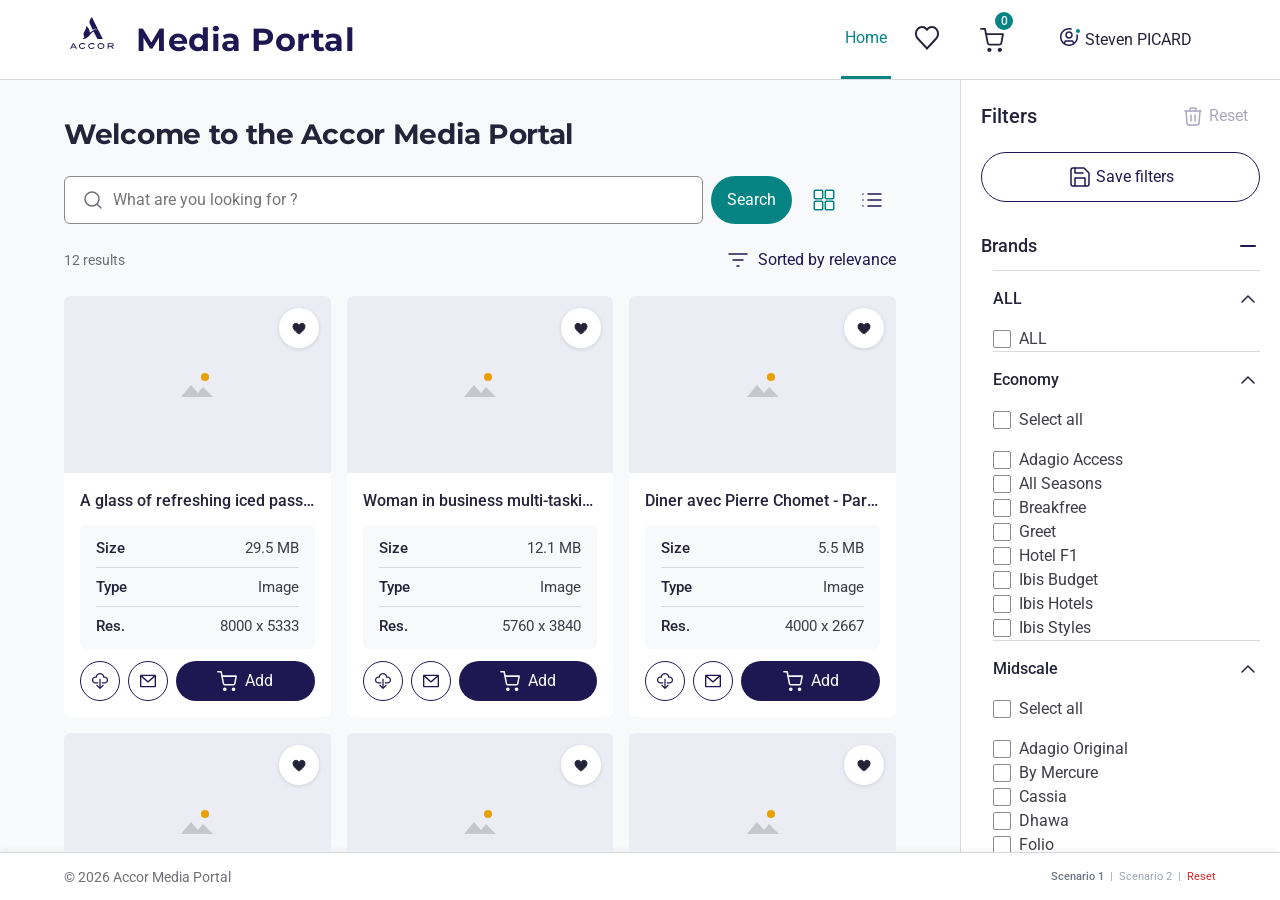
<file: index.html>
<!DOCTYPE html>
<html lang="en">
<head>
  <meta charset="UTF-8" />
  <title>Accor Media Portal</title>
  <meta name="viewport" content="width=device-width, initial-scale=1" />
  <link rel="preconnect" href="https://fonts.googleapis.com" />
  <link rel="preconnect" href="https://fonts.gstatic.com" crossorigin />
  <link href="https://fonts.googleapis.com/css2?family=Montserrat:wght@700&family=Roboto:wght@400;500&display=swap" rel="stylesheet" />
  <link rel="stylesheet" href="components/components.css?v=7" />
  <style>
    /* ── Page-specific design tokens ─────────────────────────────────── */
    :root {
      /* Typography */
      --fs-display-sm:        28px;
      --lh-display-sm:        36px;
      --ls-display-condensed: -0.3px;
      --fs-title-md:          16px;
      --lh-title-md:          24px;
      --fs-title-sm:          15px;
      --fs-body-md:           15px;
      --lh-body-md:           22px;
      --fs-body-sm:           14px;
      --lh-body-sm:           20px;
      --fs-label-lg:          16px;
      --lh-label-lg:          24px;
      --fs-input:             16px;
      --lh-input:             24px;
      /* Spacing */
      --stack-lg:    24px;
      --stack-xs:     8px;
      --inline-xs:    8px;
      --inline-sm:    8px;
      --inline-md:   12px;
      --inset-sm:    12px;
      --inset-md:    16px;
      --squish-sm-v:  8px;
      --squish-sm-h: 16px;
      --squish-md-v: 10px;
      --squish-md-h: 16px;
      /* Borders */
      --border-width:    1px;
      --br-element-full: 100px;
      --br-input:        6px;
      /* Layout */
      --side-panel-width: 320px;
      /* Colors */
      --color-search-btn: var(--color-accent);
    }

    /* ══════════════════════════════════════════════════════════════
       MAIN LAYOUT
    ══════════════════════════════════════════════════════════════ */

    /* Page body: side-by-side layout */
    .page-body { flex-direction: row; overflow: hidden; }

    /* Left content column — 独立スクロール、残り幅をすべて使用 */
    .content-area {
      flex: 1;
      min-width: 0;
      padding: 36px var(--grid-margin) 48px;
      display: flex;
      flex-direction: column;
      overflow-y: auto;
      height: 100%;
      background: var(--color-surface-container-mid);
    }

    /* Right filter panel */
    /* .filter-panel layout moved to the FILTER PANEL section below */

    /* ══════════════════════════════════════════════════════════════
       HEADING + SEARCH AREA
    ══════════════════════════════════════════════════════════════ */
    .heading-search {
      display: flex;
      flex-direction: column;
      gap: var(--stack-lg);
      margin-bottom: 24px;
    }

    .page-title {
      font-family: var(--font-display);
      font-weight: 700;
      font-size: var(--fs-display-sm);
      line-height: var(--lh-display-sm);
      letter-spacing: var(--ls-display-condensed);
      color: var(--color-on-surface-hi);
    }

    /* Search row */
    .search-row {
      display: flex;
      align-items: center;
      gap: var(--inline-xs);
      width: 100%;
    }
    .search-input-wrap {
      flex: 1;
      display: flex;
      align-items: center;
      gap: var(--inline-xs);
      background: var(--color-surface-container-low);
      border: var(--border-width) solid var(--color-outline-hi);
      border-radius: var(--br-input);
      padding: var(--squish-md-v) var(--squish-md-h);
      height: 48px;
    }
    .search-input-wrap:focus-within {
      border-color: var(--color-accent);
      outline: 2px solid color-mix(in srgb, var(--color-accent) 20%, transparent);
    }
    .search-input-wrap svg { flex-shrink: 0; color: var(--color-on-surface-low); }
    .search-input {
      flex: 1;
      border: none;
      outline: none;
      font-family: var(--font-body);
      font-size: var(--fs-input);
      line-height: var(--lh-input);
      color: var(--color-on-surface-placeholder);
      background: transparent;
    }
    .btn-search {
      background: var(--color-search-btn);
      border: none;
      border-radius: var(--br-element-full);
      height: 48px;
      padding: var(--squish-md-v) var(--squish-md-h);
      font-family: var(--font-label);
      font-size: var(--fs-label-lg);
      line-height: var(--lh-label-lg);
      color: var(--color-on-accent);
      white-space: nowrap;
    }
    .btn-search:hover { filter: brightness(1.1); }

    /* View mode buttons */
    .viewmode-group {
      display: flex;
      align-items: center;
    }
    .viewmode-btn {
      width: 48px;
      height: 48px;
      display: flex;
      align-items: center;
      justify-content: center;
      background: none;
      border: none;
      border-radius: var(--br-element-full);
      color: var(--color-primary-alt);
    }
    .viewmode-btn--selected { color: var(--color-accent); }
    .viewmode-btn:hover { background: #1e1852; color: #f9f9ff; }
    .viewmode-btn:hover svg path,
    .viewmode-btn:hover svg rect { stroke: #f9f9ff; }
    .viewmode-btn svg { display: block; }

    /* Results bar */
    .results-bar {
      display: flex;
      align-items: center;
      justify-content: space-between;
    }
    .results-count {
      font-family: var(--font-body);
      font-size: var(--fs-body-sm);
      line-height: var(--lh-body-sm);
      color: var(--color-on-surface-low);
    }
    .sort-label {
      display: flex;
      align-items: center;
      gap: var(--inline-xs);
      font-family: var(--font-label);
      font-size: var(--fs-label-lg);
      line-height: var(--lh-label-lg);
      color: var(--color-primary);
    }

    /* ══════════════════════════════════════════════════════════════
       ASSET CARDS GRID
    ══════════════════════════════════════════════════════════════ */
    .cards-section { flex: 1; }

    /* ---- GRID VIEW ---- */
    .card-grid {
      display: grid;
      grid-template-columns: repeat(3, minmax(0, 1fr));
      gap: 16px;
    }

    .asset-card {
      background: var(--color-surface);
      border-radius: var(--br-surface);
      overflow: visible;
      display: flex;
      flex-direction: column;
      position: relative;
    }

    .asset-card__image-link {
      display: block;
      text-decoration: none;
      border-radius: var(--br-surface) var(--br-surface) 0 0;
      overflow: hidden;
    }

    .asset-card__image {
      position: relative;
      aspect-ratio: 296 / 197;
      background: var(--color-card-image-bg);
      overflow: hidden;
      display: flex;
      align-items: center;
      justify-content: center;
    }
    .asset-card__image img {
      width: 100%;
      height: 100%;
      object-fit: cover;
      display: block;
    }
    /* placeholder mountains SVG when no image */
    .asset-card__image-placeholder {
      display: flex;
      align-items: center;
      justify-content: center;
      width: 100%;
      height: 100%;
    }

    /* favorite button overlay */
    .asset-card__fav {
      position: absolute;
      top: 12px;
      right: 12px;
      width: 40px;
      height: 40px;
      border-radius: var(--br-element-full);
      background: var(--color-surface-container-low);
      border: none;
      display: flex;
      align-items: center;
      justify-content: center;
      color: var(--color-on-surface-hi);
      box-shadow: 0 1px 4px rgba(0,0,0,.12);
      cursor: pointer;
      transition: background 120ms ease, color 120ms ease;
    }
    /* icon visibility: show outline by default, filled when added */
    .asset-card__fav .fav-icon-outline { display: block; }
    .asset-card__fav .fav-icon-filled  { display: none; }
    .asset-card__fav.is-added .fav-icon-outline { display: none; }
    .asset-card__fav.is-added .fav-icon-filled  { display: block; }
    /* hover — dark navy bg, white icon (currentColor cascades to SVG) */
    .asset-card__fav:hover {
      background: #1e1852;
      color: #f9f9ff;
    }
    /* pressed / active */
    .asset-card__fav:active {
      background: #524f81;
      color: #f9f9ff;
    }
    /* tooltip */
    .asset-card__fav .tooltip {
      position: absolute;
      bottom: calc(100% + 8px);
      left: 50%;
      transform: translateX(-50%);
      background: var(--color-surface);
      color: var(--color-on-surface-mid);
      font-size: 14px;
      line-height: 20px;
      padding: 8px 12px;
      border-radius: var(--br-surface);
      box-shadow: 0 8px 16px rgba(0,0,0,.05), 0 2px 6px rgba(0,0,0,.08);
      white-space: nowrap;
      pointer-events: none;
      opacity: 0;
      transition: opacity 120ms ease;
      transition-delay: 0s;
      z-index: 10;
    }
    .asset-card__fav .tooltip::after {
      content: '';
      position: absolute;
      top: 100%; left: 50%; transform: translateX(-50%);
      border: 6px solid transparent;
      border-top-color: var(--color-surface);
    }
    .asset-card__fav:hover .tooltip {
      opacity: 1;
      transition-delay: 0.5s;
    }

    /* card body */
    .asset-card__body {
      display: flex;
      flex-direction: column;
      gap: var(--inline-md);
      padding: var(--inset-md);
    }

    .asset-card__title {
      font-family: var(--font-title);
      font-weight: 500;
      font-size: var(--fs-title-md);
      line-height: var(--lh-title-md);
      color: var(--color-on-surface-hi);
      white-space: nowrap;
      overflow: hidden;
      text-overflow: ellipsis;
    }
    .asset-card__title--link { text-decoration: none; display: block; }
    .asset-card__title--link:hover { text-decoration: underline; }
    .asset-row__title--link { text-decoration: none; color: inherit; }
    .asset-row__title--link:hover { text-decoration: underline; }
    .asset-row__thumb-link { display: block; flex-shrink: 0; text-decoration: none; }

    /* detail list */
    .asset-card__details {
      background: var(--color-surface-container-mid);
      border-radius: var(--br-surface);
      padding: var(--inset-sm) var(--inset-md);
      display: flex;
      flex-direction: column;
      gap: var(--stack-xs);
    }
    .detail-row {
      display: flex;
      align-items: center;
      justify-content: space-between;
      font-family: var(--font-body);
      font-size: var(--fs-body-md);
      line-height: var(--lh-body-md);
      white-space: nowrap;
    }
    .detail-row__label { font-weight: 500; color: var(--color-on-surface-hi); }
    .detail-row__value { font-weight: 400; color: var(--color-on-surface-mid); }
    .detail-sep {
      height: 1px;
      background: var(--color-outline-mid);
    }

    /* action row */
    .asset-card__actions {
      display: flex;
      align-items: center;
      justify-content: flex-end;
      gap: var(--inline-xs);
    }
    .btn-icon-outline {
      width: 40px;
      height: 40px;
      border-radius: var(--br-element-full);
      border: var(--border-width) solid var(--color-primary);
      background: none;
      display: flex;
      align-items: center;
      justify-content: center;
      color: var(--color-primary);
      flex-shrink: 0;
    }
    .btn-icon-outline:hover { background: #1e1852; color: #f9f9ff; border-color: #1e1852; }
    .btn-icon-outline:hover svg path { fill: #f9f9ff; stroke: none; }
    .btn-add {
      flex: 1;
      display: flex;
      align-items: center;
      justify-content: center;
      gap: var(--inline-xs);
      background: var(--color-primary);
      border: none;
      border-radius: var(--br-element-full);
      padding: var(--squish-sm-v) var(--squish-sm-h);
      font-family: var(--font-label);
      font-size: var(--fs-label-lg);
      font-weight: 400;
      line-height: var(--lh-label-lg);
      color: var(--color-on-primary);
      white-space: nowrap;
    }
    .btn-add:hover { background: #1a0060; }

    /* ---- LIST VIEW ---- */
    .card-list {
      display: flex;
      flex-direction: column;
      gap: 8px;
    }
    .asset-row {
      background: var(--color-surface);
      border-radius: var(--br-surface);
      display: grid;
      grid-template-columns: 120px minmax(0,1fr) auto;
      gap: var(--inline-md);
      align-items: center;
      padding: var(--inline-sm);
      border: var(--border-width) solid var(--color-outline-low);
    }
    .asset-row__thumb {
      height: 80px;
      border-radius: var(--br-surface);
      background: var(--color-card-image-bg);
      overflow: hidden;
    }
    .asset-row__thumb img {
      width: 100%;
      height: 100%;
      object-fit: cover;
    }
    .asset-row__title {
      font-family: var(--font-title);
      font-size: var(--fs-title-sm);
      font-weight: 500;
      color: var(--color-on-surface-hi);
      margin-bottom: 4px;
    }
    .asset-row__meta {
      font-size: var(--fs-body-sm);
      color: var(--color-on-surface-low);
    }
    .asset-row__actions {
      display: flex;
      align-items: center;
      gap: var(--inline-xs);
    }

    /* ══════════════════════════════════════════════════════════════
       FILTER PANEL (RIGHT) — Figma 実測値に完全準拠
       node: 6804:17885 (🧩 mp.panel-right)
    ══════════════════════════════════════════════════════════════ */

    /* Panel outer — 独立スクロール */
    .filter-panel {
      flex: 0 0 var(--side-panel-width);
      width: var(--side-panel-width);
      max-width: var(--side-panel-width);
      border-left: 1px solid #dadadd;
      background: #ffffff;
      padding: 0 0 44px;
      display: flex;
      flex-direction: column;
      gap: 0;
      overflow-y: auto;
      height: 100%;
    }

    /* ── Side heading (user info + cart) ── */
    .fp-side-heading {
      display: flex;
      align-items: center;
      justify-content: space-between;
      gap: 16px;
      height: 80px;
      padding: 16px 20px;
      border-bottom: 1px solid #dadadd;
      flex-shrink: 0;
    }
    .fp-side-heading__left {
      display: flex;
      align-items: center;
      gap: 16px;
      flex: 1;
      min-width: 0;
    }
    .fp-avatar {
      flex-shrink: 0;
      width: 40px;
      height: 40px;
      border-radius: 100px;
      background: #6f6e77;
      display: flex;
      align-items: center;
      justify-content: center;
      overflow: hidden;
    }
    .fp-user-name {
      font-family: var(--font-body);
      font-weight: 500;
      font-size: 16px;
      line-height: 24px;
      color: #252339;
    }
    .fp-cart {
      flex-shrink: 0;
      width: 58px;
      height: 80px;
      display: flex;
      align-items: center;
      justify-content: center;
      position: relative;
    }
    .fp-cart__badge {
      position: absolute;
      top: 12px;
      right: 8px;
      background: #068484;
      border-radius: 100px;
      width: 18px;
      height: 18px;
      display: flex;
      align-items: center;
      justify-content: center;
      font-family: var(--font-body);
      font-weight: 500;
      font-size: 12px;
      line-height: 16px;
      color: #ffffff;
    }

    /* ── Inner content wrapper (gap-16px between sections) ── */
    .fp-inner {
      display: flex;
      flex-direction: column;
      gap: 16px;
      padding: 16px 20px 0;
      flex: 1;
    }

    /* ── Top header: "Filters" + Reset ── */
    .fp-header {
      display: flex;
      align-items: center;
      justify-content: space-between;
    }
    .fp-title {
      font-family: var(--font-title);
      font-weight: 500;
      font-size: 20px;            /* title/md */
      line-height: 24px;
      color: #252339;
    }
    .fp-reset {
      display: flex;
      align-items: center;
      justify-content: center;
      gap: 4px;
      background: #ffffff;
      border: none;
      border-radius: 100px;
      padding: 8px 12px;          /* squish/sm */
      font-family: var(--font-label);
      font-weight: 400;
      font-size: 16px;
      line-height: 24px;
      color: #1e1852;             /* primary */
      opacity: 0.38;              /* Figma: disabled/ghosted state */
      cursor: pointer;
    }
    .fp-reset:hover { opacity: 1; background: #1e1852; color: #f9f9ff; }
    .fp-reset:hover svg path { stroke: #f9f9ff; }

    /* ── Save filters button ── */
    .fp-save {
      width: 100%;
      display: flex;
      align-items: center;
      justify-content: center;
      gap: 4px;
      background: #ffffff;
      border: 1px solid #1e1852;  /* tertiary border */
      border-radius: 100px;
      padding: 12px 16px;         /* squish/md */
      font-family: var(--font-label);
      font-weight: 400;
      font-size: 16px;
      line-height: 24px;
      color: #1e1852;
      cursor: pointer;
    }
    .fp-save:hover { background: #1e1852; color: #f9f9ff; border-color: #1e1852; }
    .fp-save:hover svg path { stroke: #f9f9ff; }

    /* ── Filters section wrapper ── */
    .fp-filters {
      display: flex;
      flex-direction: column;
      padding-bottom: 1px;
    }

    /* ── Outer accordion: "Brands" ── */
    .fp-brands {
      border-bottom: 1px solid #dadadd;
      padding: 16px 0;            /* pinchVertical/md */
      display: flex;
      flex-direction: column;
      gap: 12px;
      margin-bottom: -1px;
    }
    .fp-brands-header {
      display: flex;
      align-items: center;
      gap: 12px;
      cursor: pointer;
      background: none;
      border: none;
      padding: 0;
      width: 100%;
      text-align: left;
    }
    .fp-brands-label {
      flex: 1;
      font-family: var(--font-body);
      font-weight: 500;
      font-size: 18px;            /* custom: Figma value */
      line-height: 24px;
      color: #252339;
      overflow: hidden;
      text-overflow: ellipsis;
      white-space: nowrap;
    }
    /* Minus / Plus chevron for Brands */
    .fp-brands-chevron {
      flex-shrink: 0;
      width: 24px;
      height: 24px;
      position: relative;
    }
    .fp-brands-chevron::before {
      content: '';
      position: absolute;
      top: 45.83%;
      left: 16.67%;
      right: 16.67%;
      bottom: 47.92%;
      background: #1e1852;
      border-radius: 50px;
    }
    /* When collapsed: also show vertical bar = plus */
    .fp-brands-chevron.is-plus::after {
      content: '';
      position: absolute;
      left: 45.83%;
      top: 16.67%;
      right: 47.92%;
      bottom: 16.67%;
      background: #1e1852;
      border-radius: 50px;
    }

    /* Slot inside Brands (indented) */
    .fp-brands-slot {
      padding-left: 12px;
      display: flex;
      flex-direction: column;
      gap: 0;
    }
    .fp-brands-slot.is-collapsed { display: none; }

    /* ── Sub-accordion rows (ALL / Economy / Midscale / Premium) ── */
    .fp-acc {
      border-top: 1px solid #dadadd;
      width: 100%;
    }
    .fp-acc-header {
      display: flex;
      align-items: flex-start;
      justify-content: center;
      gap: 12px;
      padding: 16px 0;            /* pinchVertical/md */
      background: none;
      border: none;
      cursor: pointer;
      width: 100%;
      text-align: left;
    }
    .fp-acc-label {
      flex: 1;
      font-family: var(--font-body);
      font-weight: 500;
      font-size: 16px;
      line-height: 24px;
      color: #252339;
      overflow: hidden;
      text-overflow: ellipsis;
      white-space: nowrap;
    }
    .fp-acc-chevron {
      flex-shrink: 0;
      width: 24px;
      height: 24px;
      transition: transform 0.2s;
    }
    .fp-acc-chevron.is-down { transform: rotate(180deg); }

    /* Expanded content */
    .fp-acc-body {
      padding-right: 32px;
      display: flex;
      flex-direction: column;
      gap: 0;
    }
    .fp-acc-body.is-collapsed { display: none; }

    /* ── Checkbox row ── */
    .fp-cb {
      display: flex;
      align-items: center;
      gap: 8px;                   /* inline/xs */
    }
    /* "Select all" has pb-16px as visual separator */
    .fp-cb--select-all { padding-bottom: 16px; }

    .fp-cb__box {
      appearance: none;
      -webkit-appearance: none;
      flex-shrink: 0;
      width: 18px;
      height: 18px;
      border: 1px solid #8b8a93;  /* outline-hi */
      border-radius: 2px;         /* checkbox/radius */
      background: #ffffff;
      cursor: pointer;
      position: relative;
    }
    .fp-cb__box:checked {
      background: #1e1852;
      border-color: #1e1852;
    }
    .fp-cb__box:checked::after {
      content: '';
      position: absolute;
      left: 3px;
      top: 1px;
      width: 5px;
      height: 9px;
      border: 2px solid #ffffff;
      border-top: none;
      border-left: none;
      transform: rotate(45deg);
    }
    .fp-cb__box:focus-visible { outline: 2px solid #1e1852; outline-offset: 2px; }

    .fp-cb label {
      font-family: var(--font-body);
      font-weight: 400;
      font-size: 16px;
      line-height: 24px;
      color: #3e3d48;             /* on-surface-mid (all theme) */
      cursor: pointer;
      white-space: nowrap;
    }

    /* ── Top-level collapsed accordion (Rights / General information) ── */
    /* These are mp.accordion-filter with just header, no slot (collapsed) */
    .fp-top-acc {
      border-top: 1px solid #dadadd;
      border-bottom: 1px solid #dadadd;
      padding: 16px 0;
      display: flex;
      flex-direction: column;
      gap: 12px;
      margin-bottom: -1px;
    }
    .fp-top-acc--no-bottom {
      border-bottom: none;
    }
    .fp-top-acc__btn {
      display: flex;
      align-items: flex-start;
      justify-content: center;
      gap: 12px;
      background: none;
      border: none;
      cursor: pointer;
      width: 100%;
      padding: 0;
      text-align: left;
    }
    .fp-top-acc__label {
      flex: 1;
      font-family: var(--font-body);
      font-weight: 500;
      font-size: 18px;
      line-height: 24px;
      color: #252339;
      overflow: hidden;
      text-overflow: ellipsis;
      white-space: nowrap;
    }
    .fp-top-acc__chevron {
      flex-shrink: 0;
      width: 24px;
      height: 24px;
      transition: transform 0.2s;
    }
    .fp-top-acc__body {
      display: none;
      flex-direction: column;
      gap: 0;
    }
    .fp-top-acc__body.is-open {
      display: flex;
    }

    /* Sub-accordions inside Rights / General information */
    .fp-top-acc__body {
      padding-left: 12px;          /* same indent as fp-brands-slot */
    }
    .fp-top-acc__body .fp-acc {
      border-top: 1px solid #dadadd;
      width: 100%;
    }
    .fp-top-acc__body .fp-acc-header {
      padding: 16px 0;
    }
    .fp-top-acc__body .fp-acc-body {
      padding-right: 32px;
    }

    /* ── Form inputs (Location, date fields, image width) ── */
    .fp-input-wrap {
      padding: 0 0 12px;
      width: 100%;
    }
    .fp-input {
      width: 100%;
      box-sizing: border-box;
      border: 1px solid #dadadd;
      border-radius: 6px;
      padding: 10px 12px;
      font-family: var(--font-body);
      font-weight: 400;
      font-size: 16px;
      line-height: 24px;
      color: #252339;
      background: #ffffff;
      outline: none;
    }
    .fp-input::placeholder { color: #6f6e77; }
    .fp-input:focus { border-color: #1e1852; }

    /* Date input with calendar icon */
    .fp-date-row {
      position: relative;
      width: 100%;
      box-sizing: border-box;
      margin-bottom: 8px;
    }
    .fp-date-row:last-child { margin-bottom: 12px; }
    .fp-date-icon {
      position: absolute;
      left: 12px;
      top: 50%;
      transform: translateY(-50%);
      pointer-events: none;
      color: #6f6e77;
    }
    .fp-date-row input[type="text"],
    .fp-date-row input[type="date"] {
      width: 100%;
      box-sizing: border-box;
      border: 1px solid #dadadd;
      border-radius: 6px;
      padding: 10px 12px 10px 40px;
      font-family: var(--font-body);
      font-weight: 400;
      font-size: 16px;
      line-height: 24px;
      color: #252339;
      background: #ffffff;
      outline: none;
      appearance: none;
      -webkit-appearance: none;
    }
    .fp-date-row input::placeholder { color: #6f6e77; }
    .fp-date-row input:focus { border-color: #1e1852; }

    /* ══════════════════════════════════════════════════════════════
       FOOTER
    ══════════════════════════════════════════════════════════════ */
    /* ══════════════════════════════════════════════════════════════
       SAVE TO COLLECTION MODAL
    ══════════════════════════════════════════════════════════════ */

    /* Body: no padding so preview sits flush at top */
    #save-modal .modal__body {
      padding: 0;
      gap: 0;
      overflow: hidden;
      flex: 1;
      min-height: 0;
      display: flex;
      flex-direction: column;
    }

    /* Asset preview thumbnail */
    .modal__preview {
      display: flex;
      align-items: center;
      justify-content: center;
      height: 213px;
      padding: 20px 40px;
      background: var(--color-surface-container-low);
      border-bottom: 1px solid var(--color-outline-low);
    }
    .modal__preview svg {
      width: 100%;
      max-width: 280px;
      height: auto;
      border-radius: 8px;
      display: block;
    }

    /* ── Fix: stack modals vertically in save overlay ── */
    #save-modal { flex-direction: column; align-items: center; }

    /* ── Scrollable card area ── */
    .modal__coll-scroll {
      display: flex;
      flex-direction: column;
      gap: 8px;
      padding: 12px 16px 16px;
      overflow-y: auto;
      flex: 1;
      min-height: 0;
    }

    /* "Create new collection" dashed card */
    .modal__create-card {
      display: flex;
      align-items: center;
      gap: 28px;
      padding: 20px;
      width: 100%;
      background: #fff;
      border: 1px dashed #dadadd;
      border-radius: 6px;
      cursor: pointer;
      font-family: var(--font-body);
      transition: background 120ms;
      box-sizing: border-box;
    }
    .modal__create-card:hover { background: #f4f4f5; }
    .modal__create-card__icon {
      width: 40px; height: 40px;
      flex-shrink: 0;
      display: flex; align-items: center; justify-content: center;
      color: var(--color-primary);
    }
    .modal__create-card__label {
      font-size: 18px;
      line-height: 24px;
      font-weight: 500;
      color: var(--color-on-surface-hi);
    }

    /* Collection list */
    .modal__coll-list {
      display: flex;
      flex-direction: column;
      gap: 8px;
    }

    /* Collection item card */
    .modal__coll-item {
      display: flex;
      align-items: center;
      gap: 20px;
      padding: 16px;
      border: 1px solid #dadadd;
      border-radius: 6px;
      background: #fff;
      cursor: pointer;
      text-align: left;
      width: 100%;
      transition: background 120ms;
      font-family: var(--font-body);
      box-sizing: border-box;
    }
    .modal__coll-item:hover { background: #f4f4f5; }
    .modal__coll-item--selected { background: #eef7f7; }
    .modal__coll-item--selected:hover { background: #e0f0f0; }
    .modal__coll-item--full,
    .modal__coll-item--already { cursor: default; }
    .modal__coll-item--full:hover,
    .modal__coll-item--already:hover { background: #f4f4f5; }

    /* Thumbnail */
    .mcol-thumb {
      border: 1px solid #dadadd;
      border-radius: 2px;
      padding: 4px;
      background: #fff;
      flex-shrink: 0;
    }
    .mcol-thumb__inner {
      width: 52px;
      height: 52px;
      background: #6f6e77;
      overflow: hidden;
      display: flex;
      align-items: center;
      justify-content: center;
    }
    .mcol-thumb__inner img { width: 100%; height: 100%; object-fit: cover; display: block; }

    /* Scrollable collection list */
    .modal__coll-list {
      max-height: 260px;
      overflow-y: auto;
      scrollbar-width: thin;
      scrollbar-color: #c8c6d4 transparent;
    }
    .modal__coll-list::-webkit-scrollbar { width: 4px; }
    .modal__coll-list::-webkit-scrollbar-thumb { background: #c8c6d4; border-radius: 2px; }

    /* Info */
    .mcol-info { flex: 1; min-width: 0; display: flex; flex-direction: column; gap: 2px; }
    .mcol-name {
      font-size: 18px; line-height: 24px; font-weight: 500;
      color: #252339;
      white-space: nowrap; overflow: hidden; text-overflow: ellipsis;
    }
    .mcol-count { font-size: 14px; line-height: 20px; color: #6f6e77; }

    /* Checkbox (empty — shown on hover for selectable items) */
    .mcol-cb { flex-shrink: 0; width: 18px; height: 18px; border-radius: 2px; display: none; align-items: center; justify-content: center; }
    .modal__coll-item:not(.modal__coll-item--full):not(.modal__coll-item--already):not(.modal__coll-item--selected):hover .mcol-cb--empty {
      display: flex;
      border: 1px solid #8b8a93;
      background: #fff;
    }
    /* Checked checkbox — always visible for selected */
    .modal__coll-item--selected .mcol-cb--checked {
      display: flex;
      background: #068484;
    }

    /* Badges */
    .mcol-badge {
      display: flex; align-items: center; gap: 4px;
      font-size: 12px; line-height: 16px;
      padding: 4px 8px; border-radius: 4px;
      white-space: nowrap; flex-shrink: 0;
    }
    .mcol-badge--full  { background: #fef7df; color: #332d0f; }
    .mcol-badge--added { background: #e6f3eb; color: #117846; }

    /* "See collection" link — hidden by default, appears on hover of full/already */
    .mcol-see {
      display: none !important; align-items: center; gap: 4px;
      font-size: 14px; line-height: 20px;
      color: #1264a3;
      white-space: nowrap; flex-shrink: 0;
    }
    .modal__coll-item--full:hover .mcol-badge,
    .modal__coll-item--already:hover .mcol-badge { display: none !important; }
    .modal__coll-item--full:hover .mcol-see,
    .modal__coll-item--already:hover .mcol-see { display: flex !important; }

    /* Footer buttons */
    .modal__btn-close {
      padding: 12px 20px;
      background: none;
      border: 1.5px solid var(--color-primary);
      border-radius: 100px;
      font-size: 16px;
      line-height: 24px;
      color: var(--color-primary);
      cursor: pointer;
      font-family: var(--font-body);
    }
    .modal__btn-close:hover { background: rgba(30,24,82,.06); }
    .modal__btn-validate {
      padding: 12px 20px;
      background: var(--color-primary);
      border: 1.5px solid var(--color-primary);
      border-radius: 100px;
      font-size: 16px;
      line-height: 24px;
      color: #fff;
      cursor: pointer;
      font-family: var(--font-body);
    }
    .modal__btn-validate:hover { background: #152238; }

    /* Error */
    .modal__error {
      display: flex;
      align-items: center;
      gap: 8px;
      padding: 10px 14px;
      background: #FEF2F2;
      border-radius: 8px;
      font-size: 14px;
      line-height: 20px;
      color: #DC2626;
      margin-bottom: 8px;
    }
    .modal__error[hidden] { display: none !important; }

    /* Input with clear button */
    .modal__input-wrap { position: relative; width: 100%; }
    .modal__input-clear {
      position: absolute;
      right: 10px;
      top: 50%;
      transform: translateY(-50%);
      background: none;
      border: none;
      cursor: pointer;
      color: var(--color-on-surface-low);
      display: none;
      align-items: center;
      justify-content: center;
      padding: 4px;
    }
    .modal__input-clear.is-visible { display: flex; }

    .site-footer {
      flex-shrink: 0;             /* フッターを常に最下部に固定 */
      background: var(--color-surface);
      border-top: var(--border-width) solid var(--color-outline-low);
      padding: 12px var(--grid-margin);
    }
    .site-footer__inner {
      width: 100%;
      max-width: none;
      margin: 0;
      font-family: var(--font-body);
      font-size: var(--fs-body-sm);
      color: var(--color-on-surface-low);
      display: flex;
      align-items: center;
      justify-content: space-between;
    }
  </style>
</head>
<body class="page">

  <!-- ══ HEADER ══════════════════════════════════════════════════════ -->
  <header class="site-header" style="position:relative;">
    <div class="site-header__inner">

      <!-- Left: Accor logo + wordmark (clicking returns to homepage) -->
      <div class="brand" style="cursor:pointer;" onclick="location.href='index.html'" role="link" tabindex="0" aria-label="Accor Media Portal – Home">
        <div class="brand__logo" aria-label="Accor" role="img">
          <!-- Monogramme (A-mark) -->
          <svg class="brand__monogramme" viewBox="0 0 22.1544 22.9087" fill="none" xmlns="http://www.w3.org/2000/svg">
            <path d="M22.1544 22.5631H16.6763L12.6522 14.5159C10.4492 15.6575 9.20085 18.3211 6.98317 20.0686C5.8523 20.9565 4.51582 21.7598 2.87092 22.2953C2.12191 22.5349 0.844171 22.8591 0.374199 22.9013C0.168587 22.9154 0.0364077 22.9154 0.00703446 22.845C-0.0223387 22.7886 0.0364083 22.7463 0.256707 22.6477C0.50638 22.5349 1.50507 22.1403 2.13659 21.7175C2.92967 21.1961 3.37027 20.6183 3.41433 20.1814C3.19403 19.4485 1.65193 17.8278 3.23809 14.8542C3.79618 13.7831 4.29552 13.0221 4.648 12.2469C5.04454 11.3591 5.33827 10.1048 5.42639 9.17463C5.42639 9.11826 5.44108 9.11826 5.47045 9.14645C6.23415 9.89338 9.21553 12.8248 8.77493 15.742C9.75894 15.3756 11.4773 14.2763 12.2703 13.6844C13.1075 13.0643 13.6509 12.4161 14.5321 12.402C15.3252 12.3879 15.3986 12.7543 16.0154 12.8388C16.177 12.8529 16.3973 12.8248 16.5148 12.7684C16.5588 12.7402 16.5441 12.6979 16.4854 12.6838C15.6189 12.4865 15.4133 11.8101 14.3118 11.8101C13.3131 11.8101 12.52 12.6838 11.9472 13.0502L9.1421 7.42708C7.96717 5.07353 8.31965 3.36826 10.9045 0L22.1544 22.5631Z" fill="#1E1852"/>
          </svg>
          <!-- Typogramme (ACCOR text) -->
          <svg class="brand__typogramme" viewBox="0 0 43.7808 5.87684" fill="none" xmlns="http://www.w3.org/2000/svg">
            <path d="M43.7808 5.70772L41.8715 3.52329C42.8849 3.2978 43.487 2.74816 43.487 1.77574C43.487 0.690565 42.5177 0.140931 41.2987 0.140931H37.4802V5.70772H38.4936V3.60784H40.77L42.5177 5.70772H43.7808ZM38.4936 1.01471H41.3281C42.033 1.01471 42.4443 1.32475 42.4443 1.86029C42.4443 2.39583 42.0037 2.74816 41.3281 2.74816H38.4936V1.01471Z" fill="#1E1852"/>
            <path d="M2.99607 0.155025L0 5.72181H1.14556L1.77708 4.48162H5.18437L5.81589 5.72181H6.99082L3.99476 0.155025H2.99607ZM2.23236 3.60784L3.49541 1.16973L4.75846 3.60784H2.23236Z" fill="#1E1852"/>
            <path d="M12.3661 0.873774C13.3207 0.873774 14.0991 1.21201 14.5104 1.83211L15.3328 1.31066C14.76 0.53554 13.7467 0.014094 12.3661 0.014094C10.1484 0.014094 8.87071 1.40932 8.87071 2.94547C8.87071 4.48162 10.1484 5.87684 12.3661 5.87684C13.7467 5.87684 14.76 5.3413 15.3328 4.58027L14.5104 4.05882C14.1138 4.66483 13.3207 5.01716 12.3661 5.01716C10.8681 5.01716 9.91345 4.21385 9.91345 2.95956C9.89877 1.69118 10.8681 0.873774 12.3661 0.873774Z" fill="#1E1852"/>
            <path d="M21.5746 0.873774C22.5292 0.873774 23.3076 1.21201 23.7189 1.83211L24.5413 1.31066C23.9685 0.53554 22.9552 0.014094 21.5746 0.014094C19.3569 0.014094 18.0792 1.40932 18.0792 2.94547C18.0792 4.48162 19.3569 5.87684 21.5746 5.87684C22.9552 5.87684 23.9685 5.3413 24.5413 4.58027L23.7189 4.05882C23.3223 4.66483 22.5292 5.01716 21.5746 5.01716C20.0766 5.01716 19.122 4.21385 19.122 2.95956C19.1073 1.69118 20.0766 0.873774 21.5746 0.873774Z" fill="#1E1852"/>
            <path d="M30.7831 0C28.5654 0 27.2877 1.39522 27.2877 2.93137C27.2877 4.46752 28.5654 5.86274 30.7831 5.86274C33.0008 5.86274 34.2785 4.46752 34.2785 2.93137C34.2785 1.39522 33.0008 0 30.7831 0ZM30.7831 4.98897C29.2851 4.98897 28.3304 4.18566 28.3304 2.93137C28.3304 1.67708 29.2998 0.873774 30.7831 0.873774C32.2811 0.873774 33.2358 1.67708 33.2358 2.93137C33.2505 4.18566 32.2811 4.98897 30.7831 4.98897Z" fill="#1E1852"/>
          </svg>
        </div>
        <span class="brand__name">Media Portal</span>
      </div>

      <!-- Right: tabs + collection + cart + account -->
      <div class="site-header__right">

        <!-- Tab nav -->
        <nav class="site-nav" aria-label="Main navigation">
          <button class="site-nav__tab site-nav__tab--active" type="button">Home</button>
        </nav>

        <!-- Collections icon tab -->
        <button class="header-icon-btn" type="button" aria-label="Collections" onclick="location.href='hub-collection.html'">
          <svg width="24" height="24" viewBox="0 0 18 18.0072" fill="none" xmlns="http://www.w3.org/2000/svg">
            <path fill-rule="evenodd" clip-rule="evenodd" d="M16.4305 1.69007C14.6078 -0.306183 11.7822 -0.537633 9.7281 1.01501C9.46772 1.20788 9.21698 1.43933 8.98553 1.69007C8.75409 1.43933 8.50335 1.20788 8.24297 1.01501C6.18886 -0.527989 3.36325 -0.306183 1.54058 1.69007C-0.513528 3.9467 -0.513528 7.59202 1.54058 9.84865L8.98553 18.0072L16.4305 9.84865C18.5232 7.55345 18.5232 3.90812 16.4305 1.69007ZM15.36 8.86499L8.98553 15.847L2.61104 8.86499C1.0584 7.1677 1.0584 4.37102 2.61104 2.67373C4.09617 1.05358 6.42995 1.05358 7.90544 2.67373L8.97589 3.85026L10.0463 2.67373C11.5315 1.05358 13.8653 1.05358 15.3407 2.67373V2.69301C16.8934 4.34209 16.9223 7.12912 15.3215 8.87464L15.36 8.86499Z" fill="currentColor"/>
          </svg>
        </button>

        <!-- Cart with badge -->
        <button class="header-cart-btn" type="button" aria-label="Cart" onclick="MP.cart.open()">
          <svg width="24" height="24" viewBox="0 0 19.5 19.6547" fill="none" xmlns="http://www.w3.org/2000/svg">
            <path fill-rule="evenodd" clip-rule="evenodd" d="M7.6073 17.9404C7.6336 17.9404 7.65492 17.9191 7.65492 17.8928C7.65492 17.8665 7.6336 17.8452 7.6073 17.8452C7.581 17.8452 7.55968 17.8665 7.55968 17.8928C7.55968 17.9191 7.581 17.9404 7.6073 17.9404ZM5.84539 17.8928C5.84539 16.9197 6.63422 16.1309 7.6073 16.1309C8.58037 16.1309 9.3692 16.9197 9.3692 17.8928C9.3692 18.8659 8.58037 19.6547 7.6073 19.6547C6.63422 19.6547 5.84539 18.8659 5.84539 17.8928Z" fill="currentColor"/>
            <path fill-rule="evenodd" clip-rule="evenodd" d="M16.1785 17.9404C16.2048 17.9404 16.2261 17.9191 16.2261 17.8928C16.2261 17.8665 16.2048 17.8452 16.1785 17.8452C16.1522 17.8452 16.1309 17.8665 16.1309 17.8928C16.1309 17.9191 16.1522 17.9404 16.1785 17.9404ZM14.4166 17.8928C14.4166 16.9197 15.2054 16.1309 16.1785 16.1309C17.1516 16.1309 17.9404 16.9197 17.9404 17.8928C17.9404 18.8659 17.1516 19.6547 16.1785 19.6547C15.2054 19.6547 14.4166 18.8659 14.4166 17.8928Z" fill="currentColor"/>
            <path fill-rule="evenodd" clip-rule="evenodd" d="M0 0.75C0 0.335786 0.335786 0 0.75 0H4.02273C4.38267 0 4.69186 0.255707 4.7594 0.609254L5.46179 4.28561H18.75C18.9724 4.28561 19.1834 4.38434 19.3259 4.55511C19.4684 4.72589 19.5277 4.95111 19.4879 5.16994L18.1788 12.3612L18.1778 12.3666C18.0718 12.9257 17.7802 13.435 17.3455 13.8016C16.9121 14.1671 16.3647 14.3662 15.7978 14.3568H7.85858C7.29169 14.3662 6.74423 14.1671 6.31085 13.8016C5.87631 13.4351 5.58476 12.926 5.47867 12.3671V12.3671L4.1112 5.20964C4.10612 5.18825 4.10196 5.16651 4.09875 5.14446L3.40245 1.5H0.75C0.335786 1.5 0 1.16421 0 0.75ZM5.74838 5.78561L6.95233 12.0872C6.99595 12.3173 7.11421 12.5169 7.27786 12.6549C7.44068 12.7922 7.63866 12.861 7.83676 12.857L7.85182 12.8568H15.8045L15.8196 12.857C16.0177 12.861 16.2157 12.7922 16.3785 12.6549C16.5416 12.5174 16.6596 12.3186 16.7036 12.0895L16.704 12.0872L17.8511 5.78561H5.74838Z" fill="currentColor"/>
          </svg>
          <span class="cart-badge" aria-hidden="true">0</span>
        </button>

        <!-- Account button -->
        <button class="header-user" type="button" aria-label="User menu" aria-expanded="false" id="account-btn" onclick="toggleAccountPopover()">
          <div class="header-user__avatar" aria-hidden="true">
            <svg width="18" height="18" viewBox="0 0 18 18" fill="none" xmlns="http://www.w3.org/2000/svg">
              <path fill-rule="evenodd" clip-rule="evenodd" d="M11.7788 0.437173C10.9036 0.153369 9.96973 0 9 0C4.02944 0 0 4.02944 0 9C0 13.9706 4.02944 18 9 18C13.9706 18 18 13.9706 18 9C18 8.03027 17.8466 7.09636 17.5628 6.22121C17.0976 6.3935 16.5962 6.4911 16.073 6.49942C16.3495 7.28153 16.5 8.12319 16.5 9C16.5 11.1673 15.5807 13.12 14.1107 14.4892C13.9844 14.0735 13.8658 13.7296 13.7416 13.4525C13.5892 13.1127 13.3957 12.7968 13.0951 12.5732C12.7807 12.3393 12.4425 12.2753 12.1515 12.2549C11.97 12.2422 11.7454 12.245 11.5262 12.2477C11.4355 12.2489 11.3455 12.25 11.26 12.25H6.74002C6.65456 12.25 6.56477 12.2489 6.47407 12.2477C6.25483 12.245 6.03005 12.2422 5.84849 12.2549C5.55751 12.2753 5.21936 12.3393 4.90491 12.5732C4.60432 12.7968 4.41084 13.1127 4.25848 13.4525C4.13421 13.7296 4.01567 14.0735 3.88933 14.4892C2.41934 13.12 1.5 11.1674 1.5 9C1.5 4.85786 4.85786 1.5 9 1.5C9.87681 1.5 10.7185 1.65046 11.5006 1.92697C11.5089 1.40383 11.6065 0.902377 11.7788 0.437173ZM12.8298 15.4498C11.7088 16.1169 10.3991 16.5 9 16.5C7.60087 16.5 6.29122 16.1169 5.17024 15.4498L5.24017 15.2095C5.39911 14.6631 5.51968 14.306 5.62719 14.0662C5.73537 13.8249 5.79814 13.7782 5.80013 13.7768L5.80107 13.7762C5.80107 13.7762 5.80539 13.7741 5.8143 13.7714C5.83412 13.7655 5.87462 13.7568 5.95342 13.7513C6.07262 13.7429 6.19616 13.7446 6.37109 13.747C6.47336 13.7483 6.5932 13.75 6.74002 13.75H11.26C11.4068 13.75 11.5267 13.7483 11.629 13.747C11.8039 13.7446 11.9274 13.7429 12.0466 13.7513C12.1254 13.7568 12.1659 13.7655 12.1857 13.7714C12.1946 13.7741 12.199 13.7762 12.199 13.7762L12.1999 13.7768C12.2019 13.7782 12.2647 13.8249 12.3729 14.0662C12.4804 14.306 12.6009 14.6631 12.7599 15.2095L12.8298 15.4498Z" fill="#1E1852"/>
              <path fill-rule="evenodd" clip-rule="evenodd" d="M9 3.25C6.92893 3.25 5.25 4.92893 5.25 7C5.25 9.07107 6.92893 10.75 9 10.75C11.0711 10.75 12.75 9.07107 12.75 7C12.75 4.92893 11.0711 3.25 9 3.25ZM6.75 7C6.75 5.75736 7.75736 4.75 9 4.75C10.2426 4.75 11.25 5.75736 11.25 7C11.25 8.24264 10.2426 9.25 9 9.25C7.75736 9.25 6.75 8.24264 6.75 7Z" fill="#1E1852"/>
            </svg>
            <span class="header-user__avatar-dot"></span>
          </div>
          <span>Steven PICARD</span>
        </button>
      </div>
    </div>

    <!-- Account popover -->
    <div class="account-popover" id="account-popover" hidden>
      <div class="accp__inner">
        <!-- Close button -->
        <div class="accp__close-row">
          <button class="accp__close" type="button" aria-label="Close menu" onclick="toggleAccountPopover()">
            <svg width="16" height="16" viewBox="0 0 15.5 15.5" fill="none" xmlns="http://www.w3.org/2000/svg">
              <path fill-rule="evenodd" clip-rule="evenodd" d="M15.2803 1.28033C15.5732 0.987437 15.5732 0.512563 15.2803 0.21967C14.9874 -0.0732233 14.5126 -0.0732233 14.2197 0.21967L7.75 6.68934L1.28033 0.21967C0.987437 -0.0732233 0.512564 -0.0732233 0.219671 0.21967C-0.0732227 0.512563 -0.0732227 0.987437 0.219671 1.28033L6.68934 7.75L0.21967 14.2197C-0.0732233 14.5126 -0.0732234 14.9874 0.21967 15.2803C0.512562 15.5732 0.987437 15.5732 1.28033 15.2803L7.75 8.81066L14.2197 15.2803C14.5126 15.5732 14.9874 15.5732 15.2803 15.2803C15.5732 14.9874 15.5732 14.5126 15.2803 14.2197L8.81066 7.75L15.2803 1.28033Z" fill="currentColor"/>
            </svg>
          </button>
        </div>
        <!-- Greeting + name -->
        <p class="accp__greeting">Hello,</p>
        <div class="accp__name">
          <span>Steven</span><span>PICARD</span>
        </div>
        <!-- Separator -->
        <div class="accp__sep"></div>
        <!-- Menu list -->
        <div class="accp__list">
          <a href="hub-collection.html" class="accp__item">
            <svg width="24" height="24" viewBox="0 0 18 18.0072" fill="none" xmlns="http://www.w3.org/2000/svg">
              <path fill-rule="evenodd" clip-rule="evenodd" d="M16.4305 1.69007C14.6078 -0.306183 11.7822 -0.537633 9.7281 1.01501C9.46772 1.20788 9.21698 1.43933 8.98553 1.69007C8.75409 1.43933 8.50335 1.20788 8.24297 1.01501C6.18886 -0.527989 3.36325 -0.306183 1.54058 1.69007C-0.513528 3.9467 -0.513528 7.59202 1.54058 9.84865L8.98553 18.0072L16.4305 9.84865C18.5232 7.55345 18.5232 3.90812 16.4305 1.69007ZM15.36 8.86499L8.98553 15.847L2.61104 8.86499C1.0584 7.1677 1.0584 4.37102 2.61104 2.67373C4.09617 1.05358 6.42995 1.05358 7.90544 2.67373L8.97589 3.85026L10.0463 2.67373C11.5315 1.05358 13.8653 1.05358 15.3407 2.67373V2.69301C16.8934 4.34209 16.9223 7.12912 15.3215 8.87464L15.36 8.86499Z" fill="currentColor"/>
            </svg>
            Collections
          </a>
          <a href="#" class="accp__item">
            <svg width="24" height="24" viewBox="0 0 18 18" fill="none" xmlns="http://www.w3.org/2000/svg">
              <path fill-rule="evenodd" clip-rule="evenodd" d="M16.5 9C16.5 13.1421 13.1421 16.5 9 16.5C4.85786 16.5 1.5 13.1421 1.5 9C1.5 4.85786 4.85786 1.5 9 1.5C13.1421 1.5 16.5 4.85786 16.5 9ZM9 18C13.9706 18 18 13.9706 18 9C18 4.02944 13.9706 0 9 0C4.02944 0 0 4.02944 0 9C0 13.9706 4.02944 18 9 18ZM9.75 4C9.75 3.58579 9.41421 3.25 9 3.25C8.58579 3.25 8.25 3.58579 8.25 4V9.40139L11.584 11.624C11.9286 11.8538 12.3943 11.7607 12.624 11.416C12.8538 11.0714 12.7607 10.6057 12.416 10.376L9.75 8.59861V4Z" fill="currentColor"/>
            </svg>
            Download history
          </a>
          <a href="#" class="accp__item">
            <svg width="24" height="24" viewBox="0 0 18 15.9429" fill="none" xmlns="http://www.w3.org/2000/svg">
              <path d="M17.2286 11.3143H9.68914C9.32914 9.55543 7.776 8.22857 5.91429 8.22857C4.05257 8.22857 2.48914 9.55543 2.13943 11.3143H0.771429C0.349714 11.3143 0 11.664 0 12.0857C0 12.5074 0.349714 12.8571 0.771429 12.8571H2.13943C2.49943 14.616 4.05257 15.9429 5.91429 15.9429C7.776 15.9429 9.33943 14.616 9.68914 12.8571H17.2286C17.6503 12.8571 18 12.5074 18 12.0857C18 11.664 17.6503 11.3143 17.2286 11.3143ZM5.91429 14.4C4.63886 14.4 3.6 13.3611 3.6 12.0857C3.6 10.8103 4.63886 9.77143 5.91429 9.77143C7.18971 9.77143 8.22857 10.8103 8.22857 12.0857C8.22857 13.3611 7.18971 14.4 5.91429 14.4ZM0.771429 4.62857H8.31086C8.67086 6.38743 10.224 7.71429 12.0857 7.71429C13.9474 7.71429 15.5109 6.38743 15.8606 4.62857H17.2286C17.6503 4.62857 18 4.27886 18 3.85714C18 3.43543 17.6503 3.08571 17.2286 3.08571H15.8606C15.5006 1.32686 13.9474 0 12.0857 0C10.224 0 8.66057 1.32686 8.31086 3.08571H0.771429C0.349714 3.08571 0 3.43543 0 3.85714C0 4.27886 0.349714 4.62857 0.771429 4.62857ZM12.0857 1.54286C13.3611 1.54286 14.4 2.58171 14.4 3.85714C14.4 5.13257 13.3611 6.17143 12.0857 6.17143C10.8103 6.17143 9.77143 5.13257 9.77143 3.85714C9.77143 2.58171 10.8103 1.54286 12.0857 1.54286Z" fill="currentColor"/>
            </svg>
            Saved filters
          </a>
        </div>
        <!-- Separator -->
        <div class="accp__sep"></div>
        <!-- Links -->
        <div class="accp__actions">
          <button class="accp__link" type="button">
            <svg width="18" height="18" viewBox="0 0 24 24" fill="none" xmlns="http://www.w3.org/2000/svg">
              <path d="M12.87 15.07l-2.54-2.51.03-.03A17.52 17.52 0 0014.07 6H17V4h-7V2H8v2H1v2h11.17C11.5 7.92 10.44 9.75 9 11.35 8.07 10.32 7.3 9.19 6.69 8h-2c.73 1.63 1.73 3.17 2.98 4.56l-5.09 5.02L4 19l5-5 3.11 3.11.76-2.04zM18.5 10h-2L12 22h2l1.12-3h4.75L21 22h2l-4.5-12zm-2.62 7l1.62-4.33L19.12 17h-3.24z" fill="currentColor"/>
            </svg>
            Afficher en français
          </button>
          <button class="accp__link" type="button">
            Support
            <svg width="18" height="18" viewBox="0 0 24 24" fill="none" xmlns="http://www.w3.org/2000/svg">
              <path d="M19 19H5V5h7V3H5a2 2 0 00-2 2v14a2 2 0 002 2h14a2 2 0 002-2v-7h-2v7zM14 3v2h3.59l-9.83 9.83 1.41 1.41L19 6.41V10h2V3h-7z" fill="currentColor"/>
            </svg>
          </button>
        </div>
      </div>
    </div>
  </header>

  <!-- ══ PAGE BODY ════════════════════════════════════════════════════ -->
  <div class="page-body">

    <!-- ── Content area (left) ──────────────────────────────────────── -->
    <main class="content-area" id="main">

      <!-- Heading + search -->
      <div class="heading-search">
        <h1 class="page-title">Welcome to the Accor Media Portal</h1>

        <!-- Search row -->
        <div class="search-row">
          <!-- Input -->
          <div class="search-input-wrap" style="flex:1;">
            <svg width="24" height="24" viewBox="0 0 24 24" fill="none" xmlns="http://www.w3.org/2000/svg" aria-hidden="true">
              <circle cx="11" cy="11" r="7" stroke="#6f6e77" stroke-width="1.5"/>
              <path d="M20 20l-4-4" stroke="#6f6e77" stroke-width="1.5" stroke-linecap="round"/>
            </svg>
            <input class="search-input" type="text" placeholder="What are you looking for ?" aria-label="Search" />
          </div>

          <!-- Search button -->
          <button class="btn-search" type="button">Search</button>

          <!-- View mode: grid (selected) -->
          <div class="viewmode-group" role="group" aria-label="View mode">
            <button class="viewmode-btn viewmode-btn--selected" type="button" id="btn-grid" aria-pressed="true" aria-label="Grid view" onclick="setView('grid')">
              <!-- 4-square grid icon -->
              <svg width="26" height="26" viewBox="0 0 26 26" fill="none" xmlns="http://www.w3.org/2000/svg">
                <rect x="3.25" y="3.25" width="8.45" height="8.45" rx="1" stroke="currentColor" stroke-width="1.5"/>
                <rect x="14.3" y="3.25" width="8.45" height="8.45" rx="1" stroke="currentColor" stroke-width="1.5"/>
                <rect x="3.25" y="14.3" width="8.45" height="8.45" rx="1" stroke="currentColor" stroke-width="1.5"/>
                <rect x="14.3" y="14.3" width="8.45" height="8.45" rx="1" stroke="currentColor" stroke-width="1.5"/>
              </svg>
            </button>
            <!-- View mode: list (default) -->
            <button class="viewmode-btn" type="button" id="btn-list" aria-pressed="false" aria-label="List view" onclick="setView('list')">
              <svg width="24" height="24" viewBox="0 0 24 24" fill="none" xmlns="http://www.w3.org/2000/svg">
                <path d="M8 6h13M8 12h13M8 18h13M3 6h.01M3 12h.01M3 18h.01" stroke="currentColor" stroke-width="1.5" stroke-linecap="round" stroke-linejoin="round"/>
              </svg>
            </button>
          </div>
        </div>

        <!-- Results bar -->
        <div class="results-bar">
          <span class="results-count">56 results</span>
          <div class="sort-label">
            <svg width="24" height="24" viewBox="0 0 24 24" fill="none" xmlns="http://www.w3.org/2000/svg" aria-hidden="true">
              <path d="M3 6h18M7 12h10M11 18h2" stroke="currentColor" stroke-width="1.5" stroke-linecap="round"/>
            </svg>
            Sorted by relevance
          </div>
        </div>
      </div>

      <!-- ── Cards ──────────────────────────────────────────────────── -->
      <div class="cards-section">

        <!-- GRID VIEW — populated by renderCards() -->
        <div class="card-grid" id="view-grid"></div>

        <!-- LIST VIEW (hidden by default) — populated by renderCards() -->
        <div class="card-list" id="view-list" style="display:none;"></div>
      </div>
    </main>

    <!-- ── Filter panel (right) ──────────────────────────────────────── -->
    <aside class="filter-panel" aria-label="Filters">

      <!-- ── Main filter content area ── -->
      <div class="fp-inner">

        <!-- Header: "Filters" + Reset -->
        <div class="fp-header">
          <span class="fp-title">Filters</span>
          <button class="fp-reset" type="button" aria-label="Reset filters">
            <svg width="24" height="24" viewBox="0 0 24 24" fill="none" xmlns="http://www.w3.org/2000/svg">
              <path d="M4 7h16" stroke="#1e1852" stroke-width="1.5" stroke-linecap="round"/>
              <path d="M10 11v6M14 11v6" stroke="#1e1852" stroke-width="1.5" stroke-linecap="round"/>
              <path d="M5 7l1 12a2 2 0 002 2h8a2 2 0 002-2l1-12" stroke="#1e1852" stroke-width="1.5" stroke-linecap="round" stroke-linejoin="round"/>
              <path d="M9 7V5a1 1 0 011-1h4a1 1 0 011 1v2" stroke="#1e1852" stroke-width="1.5" stroke-linecap="round" stroke-linejoin="round"/>
            </svg>
            Reset
          </button>
        </div>

        <!-- Save filters button -->
        <button class="fp-save" type="button">
          <svg width="24" height="24" viewBox="0 0 24 24" fill="none" xmlns="http://www.w3.org/2000/svg">
            <path d="M19 21H5a2 2 0 01-2-2V5a2 2 0 012-2h11l5 5v11a2 2 0 01-2 2z" stroke="#1e1852" stroke-width="1.5" stroke-linecap="round" stroke-linejoin="round"/>
            <path d="M17 21v-8H7v8" stroke="#1e1852" stroke-width="1.5" stroke-linecap="round" stroke-linejoin="round"/>
            <path d="M7 3v5h8" stroke="#1e1852" stroke-width="1.5" stroke-linecap="round" stroke-linejoin="round"/>
          </svg>
          Save filters
        </button>

        <!-- ── Filters accordion area ── -->
        <div class="fp-filters">

          <!-- ======= BRANDS (outer accordion, expanded, minus icon) ======= -->
          <div class="fp-brands">
            <button class="fp-brands-header" type="button"
                    onclick="toggleBrands(this)" aria-expanded="true">
              <span class="fp-brands-label">Brands</span>
              <span class="fp-brands-chevron" aria-hidden="true"></span>
            </button>

            <div class="fp-brands-slot" id="fp-brands-slot">

              <!-- ALL -->
              <div class="fp-acc">
                <button class="fp-acc-header" type="button" onclick="toggleAcc(this)" aria-expanded="true">
                  <span class="fp-acc-label">ALL</span>
                  <svg class="fp-acc-chevron" width="24" height="24" viewBox="0 0 24 24" fill="none">
                    <path d="M6 15l6-6 6 6" stroke="#252339" stroke-width="1.5" stroke-linecap="round" stroke-linejoin="round"/>
                  </svg>
                </button>
                <div class="fp-acc-body">
                  <div class="fp-cb"><input class="fp-cb__box" type="checkbox" id="f-all"><label for="f-all">ALL</label></div>
                </div>
              </div>

              <!-- Economy -->
              <div class="fp-acc">
                <button class="fp-acc-header" type="button" onclick="toggleAcc(this)" aria-expanded="true">
                  <span class="fp-acc-label">Economy</span>
                  <svg class="fp-acc-chevron" width="24" height="24" viewBox="0 0 24 24" fill="none">
                    <path d="M6 15l6-6 6 6" stroke="#252339" stroke-width="1.5" stroke-linecap="round" stroke-linejoin="round"/>
                  </svg>
                </button>
                <div class="fp-acc-body">
                  <div class="fp-cb fp-cb--select-all"><input class="fp-cb__box" type="checkbox" id="f-select-eco"><label for="f-select-eco">Select all</label></div>
                  <div class="fp-cb"><input class="fp-cb__box" type="checkbox" id="f-adagio-access"><label for="f-adagio-access">Adagio Access</label></div>
                  <div class="fp-cb"><input class="fp-cb__box" type="checkbox" id="f-all-seasons"><label for="f-all-seasons">All Seasons</label></div>
                  <div class="fp-cb"><input class="fp-cb__box" type="checkbox" id="f-breakfree"><label for="f-breakfree">Breakfree</label></div>
                  <div class="fp-cb"><input class="fp-cb__box" type="checkbox" id="f-greet"><label for="f-greet">Greet</label></div>
                  <div class="fp-cb"><input class="fp-cb__box" type="checkbox" id="f-hotel-f1"><label for="f-hotel-f1">Hotel F1</label></div>
                  <div class="fp-cb"><input class="fp-cb__box" type="checkbox" id="f-ibis-budget"><label for="f-ibis-budget">Ibis Budget</label></div>
                  <div class="fp-cb"><input class="fp-cb__box" type="checkbox" id="f-ibis-hotels"><label for="f-ibis-hotels">Ibis Hotels</label></div>
                  <div class="fp-cb"><input class="fp-cb__box" type="checkbox" id="f-ibis-styles"><label for="f-ibis-styles">Ibis Styles</label></div>
                </div>
              </div>

              <!-- Midscale -->
              <div class="fp-acc">
                <button class="fp-acc-header" type="button" onclick="toggleAcc(this)" aria-expanded="true">
                  <span class="fp-acc-label">Midscale</span>
                  <svg class="fp-acc-chevron" width="24" height="24" viewBox="0 0 24 24" fill="none">
                    <path d="M6 15l6-6 6 6" stroke="#252339" stroke-width="1.5" stroke-linecap="round" stroke-linejoin="round"/>
                  </svg>
                </button>
                <div class="fp-acc-body">
                  <div class="fp-cb fp-cb--select-all"><input class="fp-cb__box" type="checkbox" id="f-select-mid"><label for="f-select-mid">Select all</label></div>
                  <div class="fp-cb"><input class="fp-cb__box" type="checkbox" id="f-adagio-original"><label for="f-adagio-original">Adagio Original</label></div>
                  <div class="fp-cb"><input class="fp-cb__box" type="checkbox" id="f-by-mercure"><label for="f-by-mercure">By Mercure</label></div>
                  <div class="fp-cb"><input class="fp-cb__box" type="checkbox" id="f-cassia"><label for="f-cassia">Cassia</label></div>
                  <div class="fp-cb"><input class="fp-cb__box" type="checkbox" id="f-dhawa"><label for="f-dhawa">Dhawa</label></div>
                  <div class="fp-cb"><input class="fp-cb__box" type="checkbox" id="f-folio"><label for="f-folio">Folio</label></div>
                  <div class="fp-cb"><input class="fp-cb__box" type="checkbox" id="f-handwritten"><label for="f-handwritten">Handwritten Collection</label></div>
                  <div class="fp-cb"><input class="fp-cb__box" type="checkbox" id="f-homm"><label for="f-homm">Homm</label></div>
                  <div class="fp-cb"><input class="fp-cb__box" type="checkbox" id="f-mantra"><label for="f-mantra">Mantra</label></div>
                  <div class="fp-cb"><input class="fp-cb__box" type="checkbox" id="f-mercure"><label for="f-mercure">Mercure</label></div>
                  <div class="fp-cb"><input class="fp-cb__box" type="checkbox" id="f-neqta"><label for="f-neqta">Neqta</label></div>
                  <div class="fp-cb"><input class="fp-cb__box" type="checkbox" id="f-novotel"><label for="f-novotel">Novotel</label></div>
                  <div class="fp-cb"><input class="fp-cb__box" type="checkbox" id="f-thalassa"><label for="f-thalassa">Thalassa</label></div>
                  <div class="fp-cb"><input class="fp-cb__box" type="checkbox" id="f-tribe"><label for="f-tribe">Tribe</label></div>
                </div>
              </div>

              <!-- Premium -->
              <div class="fp-acc">
                <button class="fp-acc-header" type="button" onclick="toggleAcc(this)" aria-expanded="true">
                  <span class="fp-acc-label">Premium</span>
                  <svg class="fp-acc-chevron" width="24" height="24" viewBox="0 0 24 24" fill="none">
                    <path d="M6 15l6-6 6 6" stroke="#252339" stroke-width="1.5" stroke-linecap="round" stroke-linejoin="round"/>
                  </svg>
                </button>
                <div class="fp-acc-body">
                  <div class="fp-cb fp-cb--select-all"><input class="fp-cb__box" type="checkbox" id="f-select-prem"><label for="f-select-prem">Select all</label></div>
                  <div class="fp-cb"><input class="fp-cb__box" type="checkbox" id="f-adagio-premium"><label for="f-adagio-premium">Adagio Premium</label></div>
                  <div class="fp-cb"><input class="fp-cb__box" type="checkbox" id="f-angsana"><label for="f-angsana">Angsana</label></div>
                  <div class="fp-cb"><input class="fp-cb__box" type="checkbox" id="f-art-series"><label for="f-art-series">Art Series</label></div>
                  <div class="fp-cb"><input class="fp-cb__box" type="checkbox" id="f-grand-mercure"><label for="f-grand-mercure">Grand Mercure</label></div>
                  <div class="fp-cb"><input class="fp-cb__box" type="checkbox" id="f-mantis"><label for="f-mantis">Mantis</label></div>
                  <div class="fp-cb"><input class="fp-cb__box" type="checkbox" id="f-mercure-living"><label for="f-mercure-living">Mercure Living</label></div>
                  <div class="fp-cb"><input class="fp-cb__box" type="checkbox" id="f-movenpick"><label for="f-movenpick">Mövenpick</label></div>
                  <div class="fp-cb"><input class="fp-cb__box" type="checkbox" id="f-movenpick-living"><label for="f-movenpick-living">Mövenpick Living</label></div>
                  <div class="fp-cb"><input class="fp-cb__box" type="checkbox" id="f-novotel-living"><label for="f-novotel-living">Novotel Living</label></div>
                  <div class="fp-cb"><input class="fp-cb__box" type="checkbox" id="f-peppers"><label for="f-peppers">Peppers</label></div>
                  <div class="fp-cb"><input class="fp-cb__box" type="checkbox" id="f-pullman"><label for="f-pullman">Pullman</label></div>
                  <div class="fp-cb"><input class="fp-cb__box" type="checkbox" id="f-swissotel"><label for="f-swissotel">Swissôtel</label></div>
                  <div class="fp-cb"><input class="fp-cb__box" type="checkbox" id="f-swissotel-living"><label for="f-swissotel-living">Swissôtel Living</label></div>
                  <div class="fp-cb"><input class="fp-cb__box" type="checkbox" id="f-the-sebel"><label for="f-the-sebel">The Sebel</label></div>
                </div>
              </div>

              <!-- Luxury -->
              <div class="fp-acc">
                <button class="fp-acc-header" type="button" onclick="toggleAcc(this)" aria-expanded="true">
                  <span class="fp-acc-label">Luxury</span>
                  <svg class="fp-acc-chevron" width="24" height="24" viewBox="0 0 24 24" fill="none">
                    <path d="M6 15l6-6 6 6" stroke="#252339" stroke-width="1.5" stroke-linecap="round" stroke-linejoin="round"/>
                  </svg>
                </button>
                <div class="fp-acc-body">
                  <div class="fp-cb fp-cb--select-all"><input class="fp-cb__box" type="checkbox" id="f-select-lux"><label for="f-select-lux">Select all</label></div>
                  <div class="fp-cb"><input class="fp-cb__box" type="checkbox" id="f-banyan-tree"><label for="f-banyan-tree">Banyan Tree</label></div>
                  <div class="fp-cb"><input class="fp-cb__box" type="checkbox" id="f-emblems"><label for="f-emblems">Emblems Collection</label></div>
                  <div class="fp-cb"><input class="fp-cb__box" type="checkbox" id="f-fairmont"><label for="f-fairmont">Fairmont</label></div>
                  <div class="fp-cb"><input class="fp-cb__box" type="checkbox" id="f-mgallery"><label for="f-mgallery">Mgallery</label></div>
                  <div class="fp-cb"><input class="fp-cb__box" type="checkbox" id="f-mgallery-sofitel"><label for="f-mgallery-sofitel">Mgallery by Sofitel</label></div>
                  <div class="fp-cb"><input class="fp-cb__box" type="checkbox" id="f-onefinestay"><label for="f-onefinestay">Onefinestay</label></div>
                  <div class="fp-cb"><input class="fp-cb__box" type="checkbox" id="f-orient-express"><label for="f-orient-express">Orient Express</label></div>
                  <div class="fp-cb"><input class="fp-cb__box" type="checkbox" id="f-raffles"><label for="f-raffles">Raffles</label></div>
                  <div class="fp-cb"><input class="fp-cb__box" type="checkbox" id="f-rixos"><label for="f-rixos">Rixos</label></div>
                  <div class="fp-cb"><input class="fp-cb__box" type="checkbox" id="f-sofitel"><label for="f-sofitel">Sofitel</label></div>
                  <div class="fp-cb"><input class="fp-cb__box" type="checkbox" id="f-sofitel-legend"><label for="f-sofitel-legend">Sofitel Legend</label></div>
                  <div class="fp-cb"><input class="fp-cb__box" type="checkbox" id="f-the-purist"><label for="f-the-purist">The Purist</label></div>
                </div>
              </div>

              <!-- Lifestyle by Ennismore -->
              <div class="fp-acc">
                <button class="fp-acc-header" type="button" onclick="toggleAcc(this)" aria-expanded="true">
                  <span class="fp-acc-label">Lifestyle by Ennismore</span>
                  <svg class="fp-acc-chevron" width="24" height="24" viewBox="0 0 24 24" fill="none">
                    <path d="M6 15l6-6 6 6" stroke="#252339" stroke-width="1.5" stroke-linecap="round" stroke-linejoin="round"/>
                  </svg>
                </button>
                <div class="fp-acc-body">
                  <div class="fp-cb fp-cb--select-all"><input class="fp-cb__box" type="checkbox" id="f-select-enn"><label for="f-select-enn">Select all</label></div>
                  <div class="fp-cb"><input class="fp-cb__box" type="checkbox" id="f-21c"><label for="f-21c">21C</label></div>
                  <div class="fp-cb"><input class="fp-cb__box" type="checkbox" id="f-25hours"><label for="f-25hours">25 Hours</label></div>
                  <div class="fp-cb"><input class="fp-cb__box" type="checkbox" id="f-delano"><label for="f-delano">Delano</label></div>
                  <div class="fp-cb"><input class="fp-cb__box" type="checkbox" id="f-hyde"><label for="f-hyde">Hyde</label></div>
                  <div class="fp-cb"><input class="fp-cb__box" type="checkbox" id="f-jo-joe"><label for="f-jo-joe">Jo &amp; Joe</label></div>
                  <div class="fp-cb"><input class="fp-cb__box" type="checkbox" id="f-mama-shelter"><label for="f-mama-shelter">Mama Shelter</label></div>
                  <div class="fp-cb"><input class="fp-cb__box" type="checkbox" id="f-mondrian"><label for="f-mondrian">Mondrian</label></div>
                  <div class="fp-cb"><input class="fp-cb__box" type="checkbox" id="f-redbury"><label for="f-redbury">Redbury Hotels</label></div>
                  <div class="fp-cb"><input class="fp-cb__box" type="checkbox" id="f-sls"><label for="f-sls">SLS</label></div>
                  <div class="fp-cb"><input class="fp-cb__box" type="checkbox" id="f-so"><label for="f-so">SO/</label></div>
                  <div class="fp-cb"><input class="fp-cb__box" type="checkbox" id="f-hoxton"><label for="f-hoxton">The Hoxton</label></div>
                </div>
              </div>

            </div><!-- /fp-brands-slot -->
          </div><!-- /fp-brands -->

          <!-- ======= RIGHTS (expanded, minus icon) ======= -->
          <div class="fp-top-acc">
            <button class="fp-top-acc__btn" type="button" onclick="toggleTopAcc(this)" aria-expanded="true">
              <span class="fp-top-acc__label">Rights</span>
              <svg class="fp-top-acc__chevron" width="24" height="24" viewBox="0 0 24 24" fill="none">
                <path d="M5 12h14" stroke="#252339" stroke-width="1.5" stroke-linecap="round"/>
              </svg>
            </button>
            <div class="fp-top-acc__body is-open">

              <!-- Type of IP rights -->
              <div class="fp-acc">
                <button class="fp-acc-header" type="button" onclick="toggleAcc(this)" aria-expanded="true">
                  <span class="fp-acc-label">Type of IP rights</span>
                  <svg class="fp-acc-chevron" width="24" height="24" viewBox="0 0 24 24" fill="none">
                    <path d="M6 15l6-6 6 6" stroke="#252339" stroke-width="1.5" stroke-linecap="round" stroke-linejoin="round"/>
                  </svg>
                </button>
                <div class="fp-acc-body">
                  <div class="fp-cb"><input class="fp-cb__box" type="checkbox" id="f-assignment"><label for="f-assignment">Assignment</label></div>
                  <div class="fp-cb"><input class="fp-cb__box" type="checkbox" id="f-license"><label for="f-license">License</label></div>
                </div>
              </div>

              <!-- Warranty -->
              <div class="fp-acc">
                <button class="fp-acc-header" type="button" onclick="toggleAcc(this)" aria-expanded="true">
                  <span class="fp-acc-label">Warranty</span>
                  <svg class="fp-acc-chevron" width="24" height="24" viewBox="0 0 24 24" fill="none">
                    <path d="M6 15l6-6 6 6" stroke="#252339" stroke-width="1.5" stroke-linecap="round" stroke-linejoin="round"/>
                  </svg>
                </button>
                <div class="fp-acc-body">
                  <div class="fp-cb"><input class="fp-cb__box" type="checkbox" id="f-warranty-granted"><label for="f-warranty-granted">IP Warranty granted</label></div>
                  <div class="fp-cb"><input class="fp-cb__box" type="checkbox" id="f-warranty-not-granted"><label for="f-warranty-not-granted">IP Warranty not granted</label></div>
                </div>
              </div>

              <!-- Transferability -->
              <div class="fp-acc">
                <button class="fp-acc-header" type="button" onclick="toggleAcc(this)" aria-expanded="true">
                  <span class="fp-acc-label">Transferability</span>
                  <svg class="fp-acc-chevron" width="24" height="24" viewBox="0 0 24 24" fill="none">
                    <path d="M6 15l6-6 6 6" stroke="#252339" stroke-width="1.5" stroke-linecap="round" stroke-linejoin="round"/>
                  </svg>
                </button>
                <div class="fp-acc-body">
                  <div class="fp-cb"><input class="fp-cb__box" type="checkbox" id="f-sub-licenseable"><label for="f-sub-licenseable">Sub-licenseable</label></div>
                  <div class="fp-cb"><input class="fp-cb__box" type="checkbox" id="f-only-for-brand"><label for="f-only-for-brand">Only for (select a brand)</label></div>
                  <div class="fp-cb"><input class="fp-cb__box" type="checkbox" id="f-transferable"><label for="f-transferable">Transferable</label></div>
                </div>
              </div>

              <!-- Geographical scope -->
              <div class="fp-acc">
                <button class="fp-acc-header" type="button" onclick="toggleAcc(this)" aria-expanded="true">
                  <span class="fp-acc-label">Geographical scope</span>
                  <svg class="fp-acc-chevron" width="24" height="24" viewBox="0 0 24 24" fill="none">
                    <path d="M6 15l6-6 6 6" stroke="#252339" stroke-width="1.5" stroke-linecap="round" stroke-linejoin="round"/>
                  </svg>
                </button>
                <div class="fp-acc-body">
                  <div class="fp-cb"><input class="fp-cb__box" type="checkbox" id="f-worldwide"><label for="f-worldwide">Worldwide</label></div>
                  <div class="fp-cb"><input class="fp-cb__box" type="checkbox" id="f-restricted"><label for="f-restricted">Restricted</label></div>
                </div>
              </div>

              <!-- Geographical limitation -->
              <div class="fp-acc">
                <button class="fp-acc-header" type="button" onclick="toggleAcc(this)" aria-expanded="true">
                  <span class="fp-acc-label">Geographical limitation</span>
                  <svg class="fp-acc-chevron" width="24" height="24" viewBox="0 0 24 24" fill="none">
                    <path d="M6 15l6-6 6 6" stroke="#252339" stroke-width="1.5" stroke-linecap="round" stroke-linejoin="round"/>
                  </svg>
                </button>
                <div class="fp-acc-body">
                  <div class="fp-cb"><input class="fp-cb__box" type="checkbox" id="f-africa"><label for="f-africa">Africa</label></div>
                  <div class="fp-cb"><input class="fp-cb__box" type="checkbox" id="f-asia-middle-east"><label for="f-asia-middle-east">Asia And Middle East</label></div>
                  <div class="fp-cb"><input class="fp-cb__box" type="checkbox" id="f-americas"><label for="f-americas">Americas</label></div>
                  <div class="fp-cb"><input class="fp-cb__box" type="checkbox" id="f-europe"><label for="f-europe">Europe</label></div>
                </div>
              </div>


            </div><!-- /Rights body -->
          </div>

          <!-- ======= GENERAL INFORMATION (expanded, minus icon) ======= -->
          <div class="fp-top-acc fp-top-acc--no-bottom">
            <button class="fp-top-acc__btn" type="button" onclick="toggleTopAcc(this)" aria-expanded="true">
              <span class="fp-top-acc__label">General information</span>
              <svg class="fp-top-acc__chevron" width="24" height="24" viewBox="0 0 24 24" fill="none">
                <path d="M5 12h14" stroke="#252339" stroke-width="1.5" stroke-linecap="round"/>
              </svg>
            </button>
            <div class="fp-top-acc__body is-open">

              <!-- Asset format -->
              <div class="fp-acc">
                <button class="fp-acc-header" type="button" onclick="toggleAcc(this)" aria-expanded="true">
                  <span class="fp-acc-label">Asset format</span>
                  <svg class="fp-acc-chevron" width="24" height="24" viewBox="0 0 24 24" fill="none">
                    <path d="M6 15l6-6 6 6" stroke="#252339" stroke-width="1.5" stroke-linecap="round" stroke-linejoin="round"/>
                  </svg>
                </button>
                <div class="fp-acc-body">
                  <div class="fp-cb"><input class="fp-cb__box" type="checkbox" id="f-fmt-image"><label for="f-fmt-image">Image</label></div>
                  <div class="fp-cb"><input class="fp-cb__box" type="checkbox" id="f-fmt-logo"><label for="f-fmt-logo">Logo</label></div>
                  <div class="fp-cb"><input class="fp-cb__box" type="checkbox" id="f-fmt-document"><label for="f-fmt-document">Document</label></div>
                  <div class="fp-cb"><input class="fp-cb__box" type="checkbox" id="f-fmt-video"><label for="f-fmt-video">Video</label></div>
                  <div class="fp-cb"><input class="fp-cb__box" type="checkbox" id="f-fmt-presentation"><label for="f-fmt-presentation">Presentation</label></div>
                </div>
              </div>

              <!-- Asset type -->
              <div class="fp-acc">
                <button class="fp-acc-header" type="button" onclick="toggleAcc(this)" aria-expanded="true">
                  <span class="fp-acc-label">Asset type</span>
                  <svg class="fp-acc-chevron" width="24" height="24" viewBox="0 0 24 24" fill="none">
                    <path d="M6 15l6-6 6 6" stroke="#252339" stroke-width="1.5" stroke-linecap="round" stroke-linejoin="round"/>
                  </svg>
                </button>
                <div class="fp-acc-body">
                  <div class="fp-cb"><input class="fp-cb__box" type="checkbox" id="f-type-business-logo"><label for="f-type-business-logo">Business Logo</label></div>
                  <div class="fp-cb"><input class="fp-cb__box" type="checkbox" id="f-type-corporate"><label for="f-type-corporate">Corporate</label></div>
                  <div class="fp-cb"><input class="fp-cb__box" type="checkbox" id="f-type-destination"><label for="f-type-destination">Destination</label></div>
                  <div class="fp-cb"><input class="fp-cb__box" type="checkbox" id="f-type-development"><label for="f-type-development">Development</label></div>
                  <div class="fp-cb"><input class="fp-cb__box" type="checkbox" id="f-type-digital"><label for="f-type-digital">Digital</label></div>
                  <div class="fp-cb"><input class="fp-cb__box" type="checkbox" id="f-type-distribution"><label for="f-type-distribution">Distribution</label></div>
                  <div class="fp-cb"><input class="fp-cb__box" type="checkbox" id="f-type-event"><label for="f-type-event">Event</label></div>
                  <div class="fp-cb"><input class="fp-cb__box" type="checkbox" id="f-type-finance"><label for="f-type-finance">Finance</label></div>
                  <div class="fp-cb"><input class="fp-cb__box" type="checkbox" id="f-type-hotel"><label for="f-type-hotel">Hotel</label></div>
                  <div class="fp-cb"><input class="fp-cb__box" type="checkbox" id="f-type-loyalty"><label for="f-type-loyalty">Loyalty</label></div>
                  <div class="fp-cb"><input class="fp-cb__box" type="checkbox" id="f-type-marketing"><label for="f-type-marketing">Marketing</label></div>
                  <div class="fp-cb"><input class="fp-cb__box" type="checkbox" id="f-type-sales"><label for="f-type-sales">Sales</label></div>
                  <div class="fp-cb"><input class="fp-cb__box" type="checkbox" id="f-type-sustainability"><label for="f-type-sustainability">Sustainability</label></div>
                  <div class="fp-cb"><input class="fp-cb__box" type="checkbox" id="f-type-talent"><label for="f-type-talent">Talent &amp; Culture</label></div>
                  <div class="fp-cb"><input class="fp-cb__box" type="checkbox" id="f-type-training"><label for="f-type-training">Training</label></div>
                </div>
              </div>

              <!-- Location -->
              <div class="fp-acc">
                <button class="fp-acc-header" type="button" onclick="toggleAcc(this)" aria-expanded="true">
                  <span class="fp-acc-label">Location</span>
                  <svg class="fp-acc-chevron" width="24" height="24" viewBox="0 0 24 24" fill="none">
                    <path d="M6 15l6-6 6 6" stroke="#252339" stroke-width="1.5" stroke-linecap="round" stroke-linejoin="round"/>
                  </svg>
                </button>
                <div class="fp-acc-body">
                  <div class="fp-input-wrap">
                    <input class="fp-input" type="text" placeholder="Type a location (region, country, city...)">
                  </div>
                </div>
              </div>

              <!-- Shooting date -->
              <div class="fp-acc">
                <button class="fp-acc-header" type="button" onclick="toggleAcc(this)" aria-expanded="true">
                  <span class="fp-acc-label">Shooting date</span>
                  <svg class="fp-acc-chevron" width="24" height="24" viewBox="0 0 24 24" fill="none">
                    <path d="M6 15l6-6 6 6" stroke="#252339" stroke-width="1.5" stroke-linecap="round" stroke-linejoin="round"/>
                  </svg>
                </button>
                <div class="fp-acc-body">
                  <div class="fp-date-row">
                    <span class="fp-date-icon">
                      <svg width="16" height="16" viewBox="0 0 24 24" fill="none"><rect x="3" y="4" width="18" height="18" rx="2" stroke="#6f6e77" stroke-width="1.5"/><path d="M16 2v4M8 2v4M3 10h18" stroke="#6f6e77" stroke-width="1.5" stroke-linecap="round"/></svg>
                    </span>
                    <input type="text" placeholder="From">
                  </div>
                  <div class="fp-date-row">
                    <span class="fp-date-icon">
                      <svg width="16" height="16" viewBox="0 0 24 24" fill="none"><rect x="3" y="4" width="18" height="18" rx="2" stroke="#6f6e77" stroke-width="1.5"/><path d="M16 2v4M8 2v4M3 10h18" stroke="#6f6e77" stroke-width="1.5" stroke-linecap="round"/></svg>
                    </span>
                    <input type="text" placeholder="Till">
                  </div>
                </div>
              </div>

              <!-- Expiration date -->
              <div class="fp-acc">
                <button class="fp-acc-header" type="button" onclick="toggleAcc(this)" aria-expanded="true">
                  <span class="fp-acc-label">Expiration date</span>
                  <svg class="fp-acc-chevron" width="24" height="24" viewBox="0 0 24 24" fill="none">
                    <path d="M6 15l6-6 6 6" stroke="#252339" stroke-width="1.5" stroke-linecap="round" stroke-linejoin="round"/>
                  </svg>
                </button>
                <div class="fp-acc-body">
                  <div class="fp-date-row">
                    <span class="fp-date-icon">
                      <svg width="16" height="16" viewBox="0 0 24 24" fill="none"><rect x="3" y="4" width="18" height="18" rx="2" stroke="#6f6e77" stroke-width="1.5"/><path d="M16 2v4M8 2v4M3 10h18" stroke="#6f6e77" stroke-width="1.5" stroke-linecap="round"/></svg>
                    </span>
                    <input type="text" placeholder="Choose a date">
                  </div>
                </div>
              </div>

              <!-- Image width -->
              <div class="fp-acc">
                <button class="fp-acc-header" type="button" onclick="toggleAcc(this)" aria-expanded="true">
                  <span class="fp-acc-label">Image width</span>
                  <svg class="fp-acc-chevron" width="24" height="24" viewBox="0 0 24 24" fill="none">
                    <path d="M6 15l6-6 6 6" stroke="#252339" stroke-width="1.5" stroke-linecap="round" stroke-linejoin="round"/>
                  </svg>
                </button>
                <div class="fp-acc-body">
                  <div class="fp-input-wrap">
                    <input class="fp-input" type="text" placeholder="Type a width in pixels (e.g. 640)">
                  </div>
                </div>
              </div>

              <!-- Talents -->
              <div class="fp-acc">
                <button class="fp-acc-header" type="button" onclick="toggleAcc(this)" aria-expanded="true">
                  <span class="fp-acc-label">Talents</span>
                  <svg class="fp-acc-chevron" width="24" height="24" viewBox="0 0 24 24" fill="none">
                    <path d="M6 15l6-6 6 6" stroke="#252339" stroke-width="1.5" stroke-linecap="round" stroke-linejoin="round"/>
                  </svg>
                </button>
                <div class="fp-acc-body">
                  <div class="fp-cb"><input class="fp-cb__box" type="checkbox" id="f-recognizable-talent"><label for="f-recognizable-talent">Recognizable Talent</label></div>
                </div>
              </div>

            </div><!-- /General information body -->
          </div>

        </div><!-- /fp-filters -->
      </div><!-- /fp-inner -->

    </aside>
  </div>

  <!-- ══ FOOTER ══════════════════════════════════════════════════════ -->
  <footer class="site-footer">
    <div class="site-footer__inner">
      <span>© 2026 Accor Media Portal</span>
      <span class="scenario-switcher">
        <button class="scenario-btn" id="scen-btn-1" onclick="ScenarioManager.loadScenario1()">Scenario 1</button>
        <span class="scenario-sep">|</span>
        <button class="scenario-btn" id="scen-btn-2" onclick="ScenarioManager.loadScenario2()">Scenario 2</button>
        <span class="scenario-sep">|</span>
        <button class="scenario-btn scenario-btn--reset" onclick="ScenarioManager.reset()">Reset</button>
      </span>
    </div>
  </footer>

<script src="js/scenario-database.js?v=2"></script>
<script src="js/db.js?v=3"></script>
<script src="components/components.js?v=8"></script>
  <script>
    /* ── Card data & rendering (loaded from DB) ───────────────────── */

    const PLACEHOLDER_COLORS = [
      { circle: '#c4b8e8', poly1: '#8b7fc4', poly2: '#4a3f8c' },
      { circle: '#b8d4e8', poly1: '#7fa8c4', poly2: '#3f6a8c' },
      { circle: '#e8c4c4', poly1: '#c47f7f', poly2: '#8c3f3f' },
      { circle: '#c4e8c4', poly1: '#7fc47f', poly2: '#3f8c3f' },
      { circle: '#e8e4c4', poly1: '#c4bc7f', poly2: '#8c843f' },
      { circle: '#e8c4e4', poly1: '#c47fbe', poly2: '#8c3f87' },
      { circle: '#d4c4e8', poly1: '#a07fc4', poly2: '#603f8c' },
      { circle: '#c4e8e4', poly1: '#7fc4be', poly2: '#3f8c87' },
    ];

    const ICON_DL = `<svg width="16" height="16" viewBox="0 0 11.5918 11.5137" fill="none"><path d="M8.90701 2.46917H8.8759C8.7198 1.76871 8.32961 1.14238 7.76968 0.693496C7.20975 0.244616 6.51355 0 5.7959 0C5.07826 0 4.38205 0.244616 3.82213 0.693496C3.2622 1.14238 2.872 1.76871 2.7159 2.46917H2.68479C2.33756 2.45474 1.991 2.51067 1.66594 2.6336C1.34088 2.75653 1.04404 2.94392 0.79325 3.18451C0.542461 3.42509 0.34291 3.7139 0.206591 4.03358C0.0702718 4.35325 0 4.69719 0 5.04472C0 5.39225 0.0702718 5.73619 0.206591 6.05586C0.34291 6.37554 0.542461 6.66435 0.79325 6.90494C1.04404 7.14552 1.34088 7.33291 1.66594 7.45584C1.991 7.57877 2.33756 7.6347 2.68479 7.62028H4.46257V6.73139H2.68479C2.45601 6.74314 2.22723 6.70822 2.01237 6.62876C1.79752 6.5493 1.60107 6.42696 1.43498 6.26918C1.26889 6.11141 1.13664 5.92149 1.04627 5.71099C0.955897 5.50049 0.909293 5.2738 0.909293 5.04472C0.909293 4.81564 0.955897 4.58895 1.04627 4.37845C1.13664 4.16795 1.26889 3.97803 1.43498 3.82026C1.60107 3.66248 1.79752 3.54014 2.01237 3.46068C2.22723 3.38122 2.45601 3.34631 2.68479 3.35805H3.50257L3.53812 2.95361C3.58824 2.38939 3.84779 1.86438 4.26567 1.48198C4.68355 1.09957 5.22946 0.887486 5.7959 0.887486C6.36234 0.887486 6.90826 1.09957 7.32613 1.48198C7.74401 1.86438 8.00357 2.38939 8.05368 2.95361L8.08924 3.35805H8.90701C9.13579 3.34631 9.36457 3.38122 9.57943 3.46068C9.79429 3.54014 9.99074 3.66248 10.1568 3.82026C10.3229 3.97803 10.4552 4.16795 10.5455 4.37845C10.6359 4.58895 10.6825 4.81564 10.6825 5.04472C10.6825 5.2738 10.6359 5.50049 10.5455 5.71099C10.4552 5.92149 10.3229 6.11141 10.1568 6.26918C9.99074 6.42696 9.79429 6.5493 9.57943 6.62876C9.36457 6.70822 9.13579 6.74314 8.90701 6.73139H7.12924V7.62028H8.90701C9.25424 7.6347 9.6008 7.57877 9.92586 7.45584C10.2509 7.33291 10.5478 7.14552 10.7986 6.90494C11.0493 6.66435 11.2489 6.37554 11.3852 6.05586C11.5215 5.73619 11.5918 5.39225 11.5918 5.04472C11.5918 4.69719 11.5215 4.35325 11.3852 4.03358C11.2489 3.7139 11.0493 3.42509 10.7986 3.18451C10.5478 2.94392 10.2509 2.75653 9.92586 2.6336C9.6008 2.51067 9.25424 2.45474 8.90701 2.46917Z" fill="currentColor"/><path d="M8.35145 8.53139C8.26818 8.44861 8.15553 8.40215 8.03812 8.40215C7.9207 8.40215 7.80806 8.44861 7.72478 8.53139L6.24034 10.0158V4.50472C6.24034 4.38685 6.19352 4.2738 6.11017 4.19045C6.02682 4.1071 5.91377 4.06028 5.7959 4.06028C5.67802 4.06028 5.56498 4.1071 5.48163 4.19045C5.39828 4.2738 5.35145 4.38685 5.35145 4.50472V10.0158L3.86701 8.53139C3.78373 8.44861 3.67109 8.40215 3.55367 8.40215C3.43626 8.40215 3.32361 8.44861 3.24034 8.53139C3.19868 8.5727 3.16562 8.62186 3.14306 8.67602C3.12049 8.73018 3.10887 8.78827 3.10887 8.84694C3.10887 8.90561 3.12049 8.96371 3.14306 9.01787C3.16562 9.07203 3.19868 9.12118 3.24034 9.1625L5.46256 11.3847C5.50402 11.4284 5.55392 11.4632 5.60923 11.4869C5.65217 11.5022 5.69707 11.5112 5.74256 11.5136H5.7959C5.85559 11.5147 5.91478 11.5026 5.96923 11.4781C5.9939 11.4649 6.01766 11.45 6.04034 11.4336C6.06505 11.4188 6.08881 11.4025 6.11145 11.3847L8.33367 9.14028C8.41362 9.06014 8.45998 8.95251 8.46328 8.83936C8.46658 8.7262 8.42659 8.61606 8.35145 8.53139Z" fill="currentColor"/></svg>`;
    const ICON_EMAIL = `<svg width="16" height="16" viewBox="0 0 12 9.33333" fill="none"><path fill-rule="evenodd" clip-rule="evenodd" d="M1 1.62272V8.33333H11V1.62272L6.32925 5.70962C6.14074 5.87457 5.85926 5.87457 5.67075 5.70962L1 1.62272ZM10.1931 1H1.80692L6 4.66895L10.1931 1ZM0 0.666667C0 0.298477 0.298477 0 0.666667 0H11.3333C11.7015 0 12 0.298477 12 0.666667V8.66667C12 9.03486 11.7015 9.33333 11.3333 9.33333H0.666667C0.298477 9.33333 0 9.03486 0 8.66667V0.666667Z" fill="currentColor"/></svg>`;
    const ICON_CART = `<svg width="20" height="20" viewBox="0 0 19.5 19.6547" fill="none"><path fill-rule="evenodd" clip-rule="evenodd" d="M7.6073 17.9404C7.6336 17.9404 7.65492 17.9191 7.65492 17.8928C7.65492 17.8665 7.6336 17.8452 7.6073 17.8452C7.581 17.8452 7.55968 17.8665 7.55968 17.8928C7.55968 17.9191 7.581 17.9404 7.6073 17.9404ZM5.84539 17.8928C5.84539 16.9197 6.63422 16.1309 7.6073 16.1309C8.58037 16.1309 9.3692 16.9197 9.3692 17.8928C9.3692 18.8659 8.58037 19.6547 7.6073 19.6547C6.63422 19.6547 5.84539 18.8659 5.84539 17.8928Z" fill="currentColor"/><path fill-rule="evenodd" clip-rule="evenodd" d="M16.1785 17.9404C16.2048 17.9404 16.2261 17.9191 16.2261 17.8928C16.2261 17.8665 16.2048 17.8452 16.1785 17.8452C16.1522 17.8452 16.1309 17.8665 16.1309 17.8928C16.1309 17.9191 16.1522 17.9404 16.1785 17.9404ZM14.4166 17.8928C14.4166 16.9197 15.2054 16.1309 16.1785 16.1309C17.1516 16.1309 17.9404 16.9197 17.9404 17.8928C17.9404 18.8659 17.1516 19.6547 16.1785 19.6547C15.2054 19.6547 14.4166 18.8659 14.4166 17.8928Z" fill="currentColor"/><path fill-rule="evenodd" clip-rule="evenodd" d="M0 0.75C0 0.335786 0.335786 0 0.75 0H4.02273C4.38267 0 4.69186 0.255707 4.7594 0.609254L5.46179 4.28561H18.75C18.9724 4.28561 19.1834 4.38434 19.3259 4.55511C19.4684 4.72589 19.5277 4.95111 19.4879 5.16994L18.1788 12.3612L18.1778 12.3666C18.0718 12.9257 17.7802 13.435 17.3455 13.8016C16.9121 14.1671 16.3647 14.3662 15.7978 14.3568H7.85858C7.29169 14.3662 6.74423 14.1671 6.31085 13.8016C5.87631 13.4351 5.58476 12.926 5.47867 12.3671V12.3671L4.1112 5.20964C4.10612 5.18825 4.10196 5.16651 4.09875 5.14446L3.40245 1.5H0.75C0.335786 1.5 0 1.16421 0 0.75ZM5.74838 5.78561L6.95233 12.0872C6.99595 12.3173 7.11421 12.5169 7.27786 12.6549C7.44068 12.7922 7.63866 12.861 7.83676 12.857L7.85182 12.8568H15.8045L15.8196 12.857C16.0177 12.861 16.2157 12.7922 16.3785 12.6549C16.5416 12.5174 16.6596 12.3186 16.7036 12.0895L16.704 12.0872L17.8511 5.78561H5.74838Z" fill="currentColor"/></svg>`;
    const ICON_HEART_OUTLINE = `<svg class="fav-icon-outline" width="16" height="16" viewBox="0 0 24 24" fill="none"><path d="M12 21C12 21 3 15.5 3 9.5C3 7.01 5.01 5 7.5 5C9.24 5 10.76 5.96 11.56 7.36L12 8.11L12.44 7.36C13.24 5.96 14.76 5 16.5 5C18.99 5 21 7.01 21 9.5C21 15.5 12 21 12 21Z" stroke="currentColor" stroke-width="1.5"/></svg>`;
    const ICON_HEART_FILLED  = `<svg class="fav-icon-filled"  width="16" height="16" viewBox="0 0 24 24" fill="none"><path d="M12 21C12 21 3 15.5 3 9.5C3 7.01 5.01 5 7.5 5C9.24 5 10.76 5.96 11.56 7.36L12 8.11L12.44 7.36C13.24 5.96 14.76 5 16.5 5C18.99 5 21 7.01 21 9.5C21 15.5 12 21 12 21Z" fill="currentColor" stroke="currentColor" stroke-width="1.5"/></svg>`;

    var _IMG_ERR_HTML = '<div style="width:100%;height:100%;background:#ECEDF4;display:flex;align-items:center;justify-content:center;"><svg width="48" height="48" viewBox="0 0 48 48" fill="none"><rect width="48" height="48" rx="4" fill="#ECEDF4"/><path d="M8 36l10-12 7 8 5-6 10 10H8z" fill="#C4C6D0"/><circle cx="32" cy="16" r="4" fill="#E8A000"/></svg></div>';
    function _imgErr(el) {
      el.onerror = null;
      var card = el.closest('.asset-card');
      if (card) card.classList.add('img-broken');
      el.parentNode.innerHTML = _IMG_ERR_HTML;
    }

    function _placeholder(i) {
      const p = PLACEHOLDER_COLORS[i % PLACEHOLDER_COLORS.length];
      return `<svg width="80" height="60" viewBox="0 0 80 60" fill="none"><circle cx="32" cy="16" r="8" fill="${p.circle}"/><polygon points="0,60 44,16 80,60" fill="${p.poly1}"/><polygon points="36,60 56,30 76,60" fill="${p.poly2}"/></svg>`;
    }

    function _buildGridCard(d, i) {
      const imgContent = d.thumbnail
        ? `<img src="${d.thumbnail}" alt="${d.title}" style="width:100%;height:100%;object-fit:cover;" onerror="_imgErr(this)">`
        : `<div class="asset-card__image-placeholder">${_placeholder(i)}</div>`;
      const inCart = DB.isInCart(d.id);
      const isFav  = DB.isInAnyCollection(d.id);
      const favCls = isFav ? ' is-added' : '';
      const favTip = isFav ? 'See saved collection' : 'Save to collection';
      const cartLabel = inCart ? 'Remove' : 'Add';
      return `<article class="asset-card" data-asset-id="${d.id}">
        <a href="asset-detail.html?id=${d.id}" class="asset-card__image-link" aria-label="View ${d.title} details">
          <div class="asset-card__image">${imgContent}</div>
        </a>
        <button class="asset-card__fav${favCls}" type="button" aria-label="${favTip}" data-asset-id="${d.id}" data-thumbnail="${d.thumbnail || ''}" onclick="event.preventDefault();event.stopPropagation();toggleFav(this)">
          ${ICON_HEART_OUTLINE}${ICON_HEART_FILLED}
          <span class="tooltip">${favTip}</span>
        </button>
        <div class="asset-card__body">
          <a href="asset-detail.html?id=${d.id}" class="asset-card__title asset-card__title--link">${d.title}</a>
          <div class="asset-card__details">
            <div class="detail-row"><span class="detail-row__label">Size</span><span class="detail-row__value">${d.sizeDisplay || d.size}</span></div>
            <div class="detail-sep"></div>
            <div class="detail-row"><span class="detail-row__label">Type</span><span class="detail-row__value">${d.type}</span></div>
            <div class="detail-sep"></div>
            <div class="detail-row"><span class="detail-row__label">Res.</span><span class="detail-row__value">${d.resolution || d.res || '—'}</span></div>
          </div>
          <div class="asset-card__actions">
            <button class="btn-icon-outline" type="button" aria-label="Download">${ICON_DL}</button>
            <button class="btn-icon-outline" type="button" aria-label="Email">${ICON_EMAIL}</button>
            <button class="btn-add${inCart ? ' btn-add--active' : ''}" type="button" data-asset-id="${d.id}" onclick="event.stopPropagation();toggleCart(this,'${d.id}')">${ICON_CART} ${cartLabel}</button>
          </div>
        </div>
      </article>`;
    }

    function _buildListRow(d, i) {
      const p = PLACEHOLDER_COLORS[i % PLACEHOLDER_COLORS.length];
      const thumbContent = d.thumbnail
        ? `<img src="${d.thumbnail}" alt="${d.title}" style="width:100%;height:100%;object-fit:cover;" onerror="_imgErr(this)">`
        : `<div style="width:100%;height:100%;background:var(--color-card-image-bg);display:flex;align-items:center;justify-content:center;"><svg width="50" height="38" viewBox="0 0 80 60" fill="none"><circle cx="32" cy="16" r="8" fill="${p.circle}"/><polygon points="0,60 44,16 80,60" fill="${p.poly1}"/><polygon points="36,60 56,30 76,60" fill="${p.poly2}"/></svg></div>`;
      const inCart = DB.isInCart(d.id);
      const cartLabel = inCart ? 'Remove' : 'Add';
      return `<article class="asset-row" data-asset-id="${d.id}">
        <a href="asset-detail.html?id=${d.id}" class="asset-row__thumb-link" aria-label="View ${d.title} details"><div class="asset-row__thumb">${thumbContent}</div></a>
        <div><a href="asset-detail.html?id=${d.id}" class="asset-row__title asset-row__title--link">${d.title}</a><div class="asset-row__meta">${d.type} · ${d.sizeDisplay || d.size} · ${d.resolution || d.res || '—'}</div></div>
        <div class="asset-row__actions">
          <button class="btn-icon-outline" type="button" aria-label="Download">${ICON_DL}</button>
          <button class="btn-icon-outline" type="button" aria-label="Email">${ICON_EMAIL}</button>
          <button class="btn-add${inCart ? ' btn-add--active' : ''}" style="flex:none;padding:8px 16px;" type="button" data-asset-id="${d.id}" onclick="event.stopPropagation();toggleCart(this,'${d.id}')">${ICON_CART} ${cartLabel}</button>
        </div>
      </article>`;
    }

    function renderCards(assets) {
      const countEl = document.querySelector('.results-count');
      if (countEl) countEl.textContent = assets.length + ' results';
      const gridEl = document.getElementById('view-grid');
      const listEl = document.getElementById('view-list');
      let gridHTML = '';
      let listHTML = '';
      for (let i = 0; i < assets.length; i++) {
        gridHTML += _buildGridCard(assets[i], i);
        listHTML += _buildListRow(assets[i], i);
      }
      if (gridEl) gridEl.innerHTML = gridHTML;
      if (listEl) listEl.innerHTML = listHTML;
      if (gridEl) _scheduleResortBroken(gridEl, '.asset-card');
    }

    function _scheduleResortBroken(container, selector) {
      setTimeout(function() {
        var broken = Array.from(container.querySelectorAll(selector + '.img-broken'));
        if (!broken.length) return;
        broken.forEach(function(c) { c.style.opacity = '0'; });
        setTimeout(function() {
          broken.forEach(function(c) {
            container.appendChild(c);
            c.style.transition = 'opacity 300ms ease';
            c.style.opacity = '';
          });
          setTimeout(function() { broken.forEach(function(c) { c.style.transition = ''; }); }, 350);
        }, 200);
      }, 1500);
    }

    function updateCartBadge() {
      var n = DB.getCartCount();
      document.querySelectorAll('.cart-badge').forEach(function (b) { b.textContent = n; });
    }

    function toggleCart(btn, assetId) {
      if (DB.isInCart(assetId)) {
        DB.removeFromCart(assetId);
        btn.innerHTML = ICON_CART + ' Add';
        btn.classList.remove('btn-add--active');
      } else {
        DB.addToCart(assetId);
        btn.innerHTML = ICON_CART + ' Remove';
        btn.classList.add('btn-add--active');
      }
      updateCartBadge();
    }

    document.addEventListener('DOMContentLoaded', function () {
      updateCartBadge();

      var inp = document.querySelector('.search-input');

      /* Search within active dataset */
      function doSearch() {
        var q = inp ? inp.value.trim() : '';
        var isScen1 = localStorage.getItem('mp_scenario') === '1' && window.SUMMER_ASSETS;
        if (isScen1) {
          var ql = q.toLowerCase();
          var filtered = q ? window.SUMMER_ASSETS.filter(function (a) {
            return (a.title && a.title.toLowerCase().indexOf(ql) >= 0)
              || (a.description && a.description.toLowerCase().indexOf(ql) >= 0)
              || (a.brand && a.brand.toLowerCase().indexOf(ql) >= 0)
              || (a.smartTags && a.smartTags.some(function (t) { return t.toLowerCase().indexOf(ql) >= 0; }))
              || (a.tags && a.tags.some(function (t) { return t.toLowerCase().indexOf(ql) >= 0; }));
          }) : window.SUMMER_ASSETS;
          renderCards(filtered);
        } else {
          DB.searchAssets(q).then(renderCards);
        }
      }

      var btn = document.querySelector('.btn-search');
      if (btn) btn.addEventListener('click', doSearch);
      if (inp) inp.addEventListener('keydown', function (e) { if (e.key === 'Enter') doSearch(); });

      /* Initial load — check for summer scenario */
      var initialSearch = localStorage.getItem('mp_initial_search');
      if (initialSearch === 'summer' && window.SUMMER_ASSETS) {
        if (inp) inp.value = 'summer';
        renderCards(window.SUMMER_ASSETS);
      } else {
        DB.getAssets().then(renderCards);
      }
    });

    /* ── View mode toggle ─────────────────────────────────────────── */
    function setView(mode) {
      const gridBtn  = document.getElementById('btn-grid');
      const listBtn  = document.getElementById('btn-list');
      const gridView = document.getElementById('view-grid');
      const listView = document.getElementById('view-list');

      if (mode === 'grid') {
        gridView.style.display = 'grid';
        listView.style.display = 'none';
        gridBtn.classList.add('viewmode-btn--selected');
        listBtn.classList.remove('viewmode-btn--selected');
        gridBtn.setAttribute('aria-pressed', 'true');
        listBtn.setAttribute('aria-pressed', 'false');
      } else {
        gridView.style.display = 'none';
        listView.style.display = 'flex';
        listBtn.classList.add('viewmode-btn--selected');
        gridBtn.classList.remove('viewmode-btn--selected');
        listBtn.setAttribute('aria-pressed', 'true');
        gridBtn.setAttribute('aria-pressed', 'false');
      }
    }

    /* ── Filter accordion (top-level) ─────────────────────────────── */
    /* ── Brands outer accordion (minus ↔ plus chevron) ─────────── */
    /* ── Favorite (heart) button toggle ─────────────────────────── */

    function toggleFav(btn) {
      /* Always open modal — filled state shows "Already added" collections at top */
      openSaveModal(btn);
    }
    /* Called after user saves (e.g. creates collection) to mark heart filled */
    function markFavAdded(btn) {
      if (!btn) return;
      btn.classList.add('is-added');
      btn.setAttribute('aria-label', 'See saved collection');
      const tip = btn.querySelector('.tooltip');
      if (tip) tip.textContent = 'See saved collection';
    }

    function toggleBrands(btn) {
      const slot    = document.getElementById('fp-brands-slot');
      const chevron = btn.querySelector('.fp-brands-chevron');
      const isOpen  = btn.getAttribute('aria-expanded') === 'true';
      btn.setAttribute('aria-expanded', String(!isOpen));
      slot.classList.toggle('is-collapsed', isOpen);
      chevron.classList.toggle('is-plus', isOpen);
    }

    /* ── Sub-accordion (ALL / Economy / Midscale / Premium / etc.) ─ */
    function toggleAcc(btn) {
      const body    = btn.nextElementSibling;
      const chevron = btn.querySelector('.fp-acc-chevron');
      const isOpen  = btn.getAttribute('aria-expanded') === 'true';
      btn.setAttribute('aria-expanded', String(!isOpen));
      body.classList.toggle('is-collapsed', isOpen);
      /* chevron starts pointing UP (expanded). When collapsed, rotate 180° = pointing down */
      chevron.style.transform = isOpen ? 'rotate(180deg)' : 'rotate(0deg)';
    }

    /* ── Top-level accordion (Rights / General information) ────────── */
    /* These start collapsed (plus icon). Click toggles open/close. */
    function toggleTopAcc(btn) {
      const body    = btn.nextElementSibling;
      const icon    = btn.querySelector('.fp-top-acc__chevron path');
      const isOpen  = btn.getAttribute('aria-expanded') === 'true';
      btn.setAttribute('aria-expanded', String(!isOpen));
      body.classList.toggle('is-open', !isOpen);
      /* plus ↔ minus icon */
      if (isOpen) {
        icon.setAttribute('d', 'M12 5v14M5 12h14'); /* back to plus */
      } else {
        icon.setAttribute('d', 'M5 12h14');          /* minus */
      }
    }
  </script>

<!-- ══ SAVE-TO-COLLECTION MODAL ══════════════════════════════════════════ -->
<div id="save-modal" class="modal-overlay" hidden role="dialog" aria-modal="true">

  <!-- ── View 1 & 3: Save to collection ──────────────────────────────── -->
  <div class="modal" id="modal-view-save">
    <div class="modal__header-row">
      <button class="modal__close-btn" type="button" onclick="closeSaveModal()" aria-label="Close">
        <svg width="24" height="24" viewBox="0 0 24 24" fill="none">
          <line x1="18" y1="6" x2="6" y2="18" stroke="currentColor" stroke-width="1.5" stroke-linecap="round"/>
          <line x1="6" y1="6" x2="18" y2="18" stroke="currentColor" stroke-width="1.5" stroke-linecap="round"/>
        </svg>
      </button>
    </div>
    <h2 class="modal__title">Save to collection</h2>
    <div class="modal__body">
      <div class="modal__preview">
        <svg viewBox="0 0 320 213" fill="none">
          <rect width="320" height="213" fill="#e8e6f0"/>
          <polygon points="60,175 165,68 270,175" fill="#3b3768" opacity="0.65"/>
          <polygon points="30,175 115,105 200,175" fill="#9896b8" opacity="0.55"/>
          <circle cx="220" cy="72" r="14" fill="#c9a830"/>
        </svg>
      </div>
      <div class="modal__coll-scroll">
        <button class="modal__create-card" type="button" onclick="showCreateStep()">
          <span class="modal__create-card__icon">
            <svg width="40" height="40" viewBox="0 0 24 24" fill="none">
              <path d="M22 19a2 2 0 01-2 2H4a2 2 0 01-2-2V5a2 2 0 012-2h5l2 3h9a2 2 0 012 2z" stroke="currentColor" stroke-width="1.5" stroke-linecap="round" stroke-linejoin="round"/>
              <line x1="12" y1="11" x2="12" y2="17" stroke="currentColor" stroke-width="1.5" stroke-linecap="round"/>
              <line x1="9" y1="14" x2="15" y2="14" stroke="currentColor" stroke-width="1.5" stroke-linecap="round"/>
            </svg>
          </span>
          <span class="modal__create-card__label">Create new collection</span>
        </button>
        <div class="modal__coll-list" id="modal-coll-list"></div>
      </div>
    </div>
    <div class="modal__footer">
      <button class="modal__btn-close" type="button" onclick="closeSaveModal()">Close</button>
      <button class="modal__btn-validate" id="modal-validate-save" type="button" onclick="onValidateSave()" hidden>Validate</button>
    </div>
  </div>

  <!-- ── View 2: Create a new collection ─────────────────────────────── -->
  <div class="modal" id="modal-view-create" hidden>
    <div class="modal__header-row">
      <button class="modal__close-btn" type="button" onclick="closeCreateStep()" aria-label="Close">
        <svg width="24" height="24" viewBox="0 0 24 24" fill="none">
          <line x1="18" y1="6" x2="6" y2="18" stroke="currentColor" stroke-width="1.5" stroke-linecap="round"/>
          <line x1="6" y1="6" x2="18" y2="18" stroke="currentColor" stroke-width="1.5" stroke-linecap="round"/>
        </svg>
      </button>
    </div>
    <h2 class="modal__title">Create a new collection</h2>
    <div class="modal__body">
      <div class="modal__preview">
        <svg viewBox="0 0 320 213" fill="none">
          <rect width="320" height="213" fill="#e8e6f0"/>
          <polygon points="60,175 165,68 270,175" fill="#3b3768" opacity="0.65"/>
          <polygon points="30,175 115,105 200,175" fill="#9896b8" opacity="0.55"/>
          <circle cx="220" cy="72" r="14" fill="#c9a830"/>
        </svg>
      </div>
      <div id="create-error" class="modal__error" hidden>
        <svg width="16" height="16" viewBox="0 0 24 24" fill="none">
          <path d="M10.29 3.86L1.82 18a2 2 0 001.71 3h16.94a2 2 0 001.71-3L13.71 3.86a2 2 0 00-3.42 0z" fill="#BA1F1A"/>
          <line x1="12" y1="9" x2="12" y2="13" stroke="white" stroke-width="2" stroke-linecap="round"/>
          <line x1="12" y1="17" x2="12.01" y2="17" stroke="white" stroke-width="2" stroke-linecap="round"/>
        </svg>
        Please name your collection title.
      </div>
      <div class="modal__form">
        <div class="modal__field">
          <label class="modal__field-label" for="coll-title-input">Collection title</label>
          <div class="modal__input-wrap">
            <input class="modal__input" id="coll-title-input" type="text"
              placeholder="Collection title" autocomplete="off"
              oninput="onTitleInput(this)"/>
            <button class="modal__input-clear" id="coll-title-clear" type="button"
              aria-label="Clear" onclick="clearTitleInput()">
              <svg width="12" height="12" viewBox="0 0 24 24" fill="none">
                <line x1="18" y1="6" x2="6" y2="18" stroke="currentColor" stroke-width="2.5" stroke-linecap="round"/>
                <line x1="6" y1="6" x2="18" y2="18" stroke="currentColor" stroke-width="2.5" stroke-linecap="round"/>
              </svg>
            </button>
          </div>
        </div>
        <div class="modal__field">
          <label class="modal__field-label" for="coll-desc-input">
            Description <span class="modal__field-label--opt">(optional)</span>
          </label>
          <textarea class="modal__textarea" id="coll-desc-input"
            placeholder="Description of the collection"></textarea>
        </div>
      </div>
    </div>
    <div class="modal__footer">
      <button class="modal__btn-close" type="button" onclick="closeCreateStep()">Close</button>
      <button class="modal__btn-validate" type="button" onclick="onValidateCreate()">Validate</button>
    </div>
  </div>

</div>

<script>
  var _saveModalTriggerBtn = null;
  var _saveModalThumbnail  = '';
  var _createdCollections  = [];
  var _dbCollections       = []; /* loaded from DB when modal opens */

  function _setModalPreviews(thumbnailUrl) {
    var svgFallback = '<svg viewBox="0 0 320 213" fill="none"><rect width="320" height="213" fill="#e8e6f0"/><polygon points="60,175 165,68 270,175" fill="#3b3768" opacity="0.65"/><polygon points="30,175 115,105 200,175" fill="#9896b8" opacity="0.55"/><circle cx="220" cy="72" r="14" fill="#c9a830"/></svg>';
    var content = thumbnailUrl
      ? '<img src="' + thumbnailUrl + '" alt="" style="height:213px;width:auto;max-width:100%;object-fit:contain;display:block;" onerror="_imgErr(this)">'
      : svgFallback;
    document.querySelectorAll('.modal__preview').forEach(function(el) { el.innerHTML = content; });
  }
  function openSaveModal(triggerBtn) {
    _saveModalTriggerBtn = triggerBtn || null;
    _saveModalThumbnail  = (triggerBtn && triggerBtn.dataset.thumbnail) || '';
    _createdCollections  = [];
    document.getElementById('modal-view-save').hidden = false;
    document.getElementById('modal-view-create').hidden = true;
    document.getElementById('modal-validate-save').hidden = true;
    _setModalPreviews(_saveModalThumbnail);
    document.getElementById('save-modal').hidden = false;
    document.body.style.overflow = 'hidden';
    /* Load collections + assets to resolve first-asset thumbnail */
    var _modalAssetId = (triggerBtn && triggerBtn.dataset.assetId) || null;
    Promise.all([DB.getCollections(), DB.getAssets()]).then(function (results) {
      var cols   = results[0];
      var allAssets = (window.SUMMER_ASSETS || []).concat(results[1]);
      var already = [];
      var others  = [];
      cols.forEach(function (c) {
        var hasAsset   = _modalAssetId && c.assetIds && c.assetIds.indexOf(_modalAssetId) >= 0;
        var firstAsset = c.assetIds && c.assetIds[0]
          ? allAssets.find(function (a) { return a.id === c.assetIds[0]; }) : null;
        var item = {
          id: c.id, title: c.title, count: c.assetIds ? c.assetIds.length : 0,
          thumbnailUrl: firstAsset ? firstAsset.thumbnail : null,
          _status: hasAsset ? 'already' : 'default'
        };
        if (hasAsset) already.push(item); else others.push(item);
      });
      _dbCollections = already.concat(others);
      renderModalCollections();
    });
  }
  function closeSaveModal() {
    document.getElementById('save-modal').hidden = true;
    document.body.style.overflow = '';
  }
  function showCreateStep() {
    document.getElementById('modal-view-save').hidden = true;
    document.getElementById('modal-view-create').hidden = false;
    _setModalPreviews(_saveModalThumbnail);
    document.getElementById('coll-title-input').value = '';
    document.getElementById('coll-desc-input').value = '';
    document.getElementById('coll-title-clear').classList.remove('is-visible');
    document.getElementById('create-error').hidden = true;
    setTimeout(function() { document.getElementById('coll-title-input').focus(); }, 50);
  }
  function closeCreateStep() {
    document.getElementById('modal-view-create').hidden = true;
    document.getElementById('modal-view-save').hidden = false;
    document.getElementById('create-error').hidden = true;
  }
  function onTitleInput(input) {
    document.getElementById('coll-title-clear').classList.toggle('is-visible', input.value.length > 0);
    if (input.value.trim()) document.getElementById('create-error').hidden = true;
  }
  function clearTitleInput() {
    var input = document.getElementById('coll-title-input');
    input.value = '';
    document.getElementById('coll-title-clear').classList.remove('is-visible');
    input.focus();
  }
  function onValidateCreate() {
    var title = document.getElementById('coll-title-input').value.trim();
    if (!title) {
      document.getElementById('create-error').hidden = false;
      document.getElementById('coll-title-input').focus();
      return;
    }
    var desc = document.getElementById('coll-desc-input').value.trim();
    _createdCollections.push({ title: title, desc: desc, selected: true });
    closeCreateStep();
    renderModalCollections();
    document.getElementById('modal-validate-save').hidden = false;
  }
  var SVG_CB_CHECK = '<svg width="10" height="10" viewBox="0 0 24 24" fill="none"><polyline points="20 6 9 17 4 12" stroke="white" stroke-width="3.5" stroke-linecap="round" stroke-linejoin="round"/></svg>';
  var SVG_CHECK_GREEN = '<svg width="12" height="12" viewBox="0 0 24 24" fill="none"><polyline points="20 6 9 17 4 12" stroke="currentColor" stroke-width="2.5" stroke-linecap="round" stroke-linejoin="round"/></svg>';
  var SVG_WARN = '<svg width="12" height="12" viewBox="0 0 24 24" fill="none"><path d="M10.29 3.86L1.82 18a2 2 0 001.71 3h16.94a2 2 0 001.71-3L13.71 3.86a2 2 0 00-3.42 0z" fill="currentColor"/><line x1="12" y1="9" x2="12" y2="13" stroke="white" stroke-width="2" stroke-linecap="round"/><circle cx="12" cy="16.5" r="0.7" fill="white"/></svg>';
  var SVG_ARROW_RIGHT = '<svg width="16" height="16" viewBox="0 0 24 24" fill="none"><line x1="5" y1="12" x2="19" y2="12" stroke="currentColor" stroke-width="2" stroke-linecap="round"/><polyline points="12 5 19 12 12 19" stroke="currentColor" stroke-width="2" stroke-linecap="round" stroke-linejoin="round"/></svg>';

  var SVG_IMG_ICON = '<svg width="22" height="22" viewBox="0 0 24 24" fill="none"><rect x="3" y="3" width="18" height="18" rx="2" stroke="rgba(255,255,255,0.6)" stroke-width="1.5"/><circle cx="8.5" cy="8.5" r="1.5" fill="rgba(255,255,255,0.6)"/><path d="M21 15l-5-5L9 17" stroke="rgba(255,255,255,0.6)" stroke-width="1.5" stroke-linecap="round" stroke-linejoin="round"/></svg>';
  function _mcollThumb(url) {
    var inner = url
      ? '<img src="' + url + '" alt="" onerror="_imgErr(this)">'
      : SVG_IMG_ICON;
    return '<div class="mcol-thumb"><div class="mcol-thumb__inner">' + inner + '</div></div>';
  }

  function _collItemHtml(coll, type, idx) {
    var cls = 'modal__coll-item';
    var right = '';
    var onclick = '';
    var st = coll.status || (coll.selected ? 'selected' : 'default');

    if (st === 'selected') {
      cls += ' modal__coll-item--selected';
      right = '<div class="mcol-cb mcol-cb--checked">' + SVG_CB_CHECK + '</div>';
      onclick = 'onclick="toggleColl(\'' + type + '\',' + idx + ')"';
    } else if (st === 'default') {
      right = '<div class="mcol-cb mcol-cb--empty"></div>';
      onclick = 'onclick="toggleColl(\'' + type + '\',' + idx + ')"';
    } else if (st === 'already') {
      cls += ' modal__coll-item--already';
      right = '<span class="mcol-badge mcol-badge--added">' + SVG_CHECK_GREEN + ' Already added</span>'
        + '<span class="mcol-see">' + SVG_ARROW_RIGHT + ' See collection</span>';
      var destAlready = coll.id ? 'collection.html?id=' + coll.id : 'collection.html';
      onclick = 'onclick="closeSaveModal();location.href=\'' + destAlready + '\'"';
    } else if (st === 'full') {
      cls += ' modal__coll-item--full';
      right = '<span class="mcol-badge mcol-badge--full">' + SVG_WARN + ' Collection full</span>'
        + '<span class="mcol-see">' + SVG_ARROW_RIGHT + ' See collection</span>';
      var destFull = coll.id ? 'collection.html?id=' + coll.id : 'collection.html';
      onclick = 'onclick="closeSaveModal();location.href=\'' + destFull + '\'"';
    }

    return '<button class="' + cls + '" type="button" ' + onclick + '>'
      + _mcollThumb(coll.thumbnailUrl || null)
      + '<div class="mcol-info">'
      +   '<span class="mcol-name">' + coll.title + '</span>'
      +   '<span class="mcol-count">Assets (' + (coll.count || 0) + ')</span>'
      + '</div>'
      + right
      + '</button>';
  }

  function toggleColl(type, idx) {
    if (type === 'created') {
      _createdCollections[idx].selected = !_createdCollections[idx].selected;
    } else {
      var c = _dbCollections[idx];
      if (c._status === 'default') c._status = 'selected';
      else if (c._status === 'selected') c._status = 'default';
    }
    renderModalCollections();
    _syncValidateBtn();
  }

  function _syncValidateBtn() {
    var anySelected = _createdCollections.some(function(c) { return c.selected; })
      || _dbCollections.some(function(c) { return c._status === 'selected'; });
    document.getElementById('modal-validate-save').hidden = !anySelected;
  }

  function renderModalCollections() {
    var list = document.getElementById('modal-coll-list');
    var html = '';
    _createdCollections.forEach(function(coll, idx) {
      html += _collItemHtml({ title: coll.title, count: 0, status: coll.selected ? 'selected' : 'default' }, 'created', idx);
    });
    _dbCollections.forEach(function(coll, idx) {
      html += _collItemHtml({ id: coll.id, title: coll.title, count: coll.count, status: coll._status, thumbnailUrl: coll.thumbnailUrl || null }, 'db', idx);
    });
    list.innerHTML = html;
  }

  function onValidateSave() {
    var assetId = _saveModalTriggerBtn ? (_saveModalTriggerBtn.dataset.assetId || null) : null;
    if (!assetId && _saveModalTriggerBtn) {
      var card = _saveModalTriggerBtn.closest('[data-asset-id]');
      if (card) assetId = card.dataset.assetId;
    }

    var collName = 'collection';
    var collId   = null;

    /* Persist newly-created collections + add asset */
    var promises = [];
    _createdCollections.forEach(function(c) {
      if (!c.selected) return;
      collName = collName === 'collection' ? c.title : collName;
      promises.push(
        DB.createCollection(c.title, c.desc || '').then(function(newCol) {
          if (assetId) return DB.addAssetToCollection(assetId, newCol.id);
        })
      );
    });

    /* Persist asset → existing DB collections */
    _dbCollections.forEach(function(c) {
      if (c._status !== 'selected') return;
      collName = collName === 'collection' ? c.title : collName;
      collId   = collId || c.id;
      if (assetId) promises.push(DB.addAssetToCollection(assetId, c.id));
    });

    if (assetId) DB.addFavorite(assetId);
    if (_saveModalTriggerBtn) markFavAdded(_saveModalTriggerBtn);

    closeSaveModal();
    showSnackbar(collName, collId);
  }

  /* ── Snackbar ──────────────────────────────────────────────────── */
  var _snackbarTimer = null;
  function showSnackbar(collName, collId) {
    var sb = document.getElementById('snackbar');
    document.getElementById('snackbar-text').innerHTML = 'Asset added in<br>' + collName;
    document.getElementById('snackbar-see-link').href = collId ? 'collection.html?id=' + collId : 'hub-collection.html';
    sb.hidden = false;
    sb.offsetHeight; /* force reflow */
    sb.classList.add('is-visible');
    if (_snackbarTimer) clearTimeout(_snackbarTimer);
    _snackbarTimer = setTimeout(closeSnackbar, 3000);
  }
  function closeSnackbar() {
    var sb = document.getElementById('snackbar');
    sb.classList.remove('is-visible');
    setTimeout(function() { sb.hidden = true; }, 300);
    if (_snackbarTimer) { clearTimeout(_snackbarTimer); _snackbarTimer = null; }
  }
  document.getElementById('save-modal').addEventListener('click', function(e) {
    if (e.target === this) closeSaveModal();
  });
  document.addEventListener('keydown', function(e) {
    if (e.key === 'Escape' && !document.getElementById('save-modal').hidden) closeSaveModal();
  });
</script>

<!-- ══ SNACKBAR ══════════════════════════════════════════════════════════ -->
<div id="snackbar" class="snackbar" hidden role="status" aria-live="polite">
  <svg class="snackbar__icon" width="24" height="24" viewBox="0 0 24 24" fill="none">
    <circle cx="12" cy="12" r="12" fill="#117846"/>
    <polyline points="7,12.5 10.5,16 17,9" stroke="white" stroke-width="1.8" stroke-linecap="round" stroke-linejoin="round"/>
  </svg>
  <div class="snackbar__content">
    <span id="snackbar-text">Asset added in</span>
  </div>
  <a href="collection.html" id="snackbar-see-link" class="snackbar__link">See collection</a>
  <button class="snackbar__close" type="button" onclick="closeSnackbar()" aria-label="Close">
    <svg width="24" height="24" viewBox="0 0 24 24" fill="none">
      <line x1="18" y1="6" x2="6" y2="18" stroke="currentColor" stroke-width="1.5" stroke-linecap="round"/>
      <line x1="6" y1="6" x2="18" y2="18" stroke="currentColor" stroke-width="1.5" stroke-linecap="round"/>
    </svg>
  </button>
</div>
<script>(function(){var s=localStorage.getItem('mp_scenario')||'1';var b=document.getElementById('scen-btn-'+s);if(b)b.classList.add('is-active');})()</script>
</body>
</html>
</file>
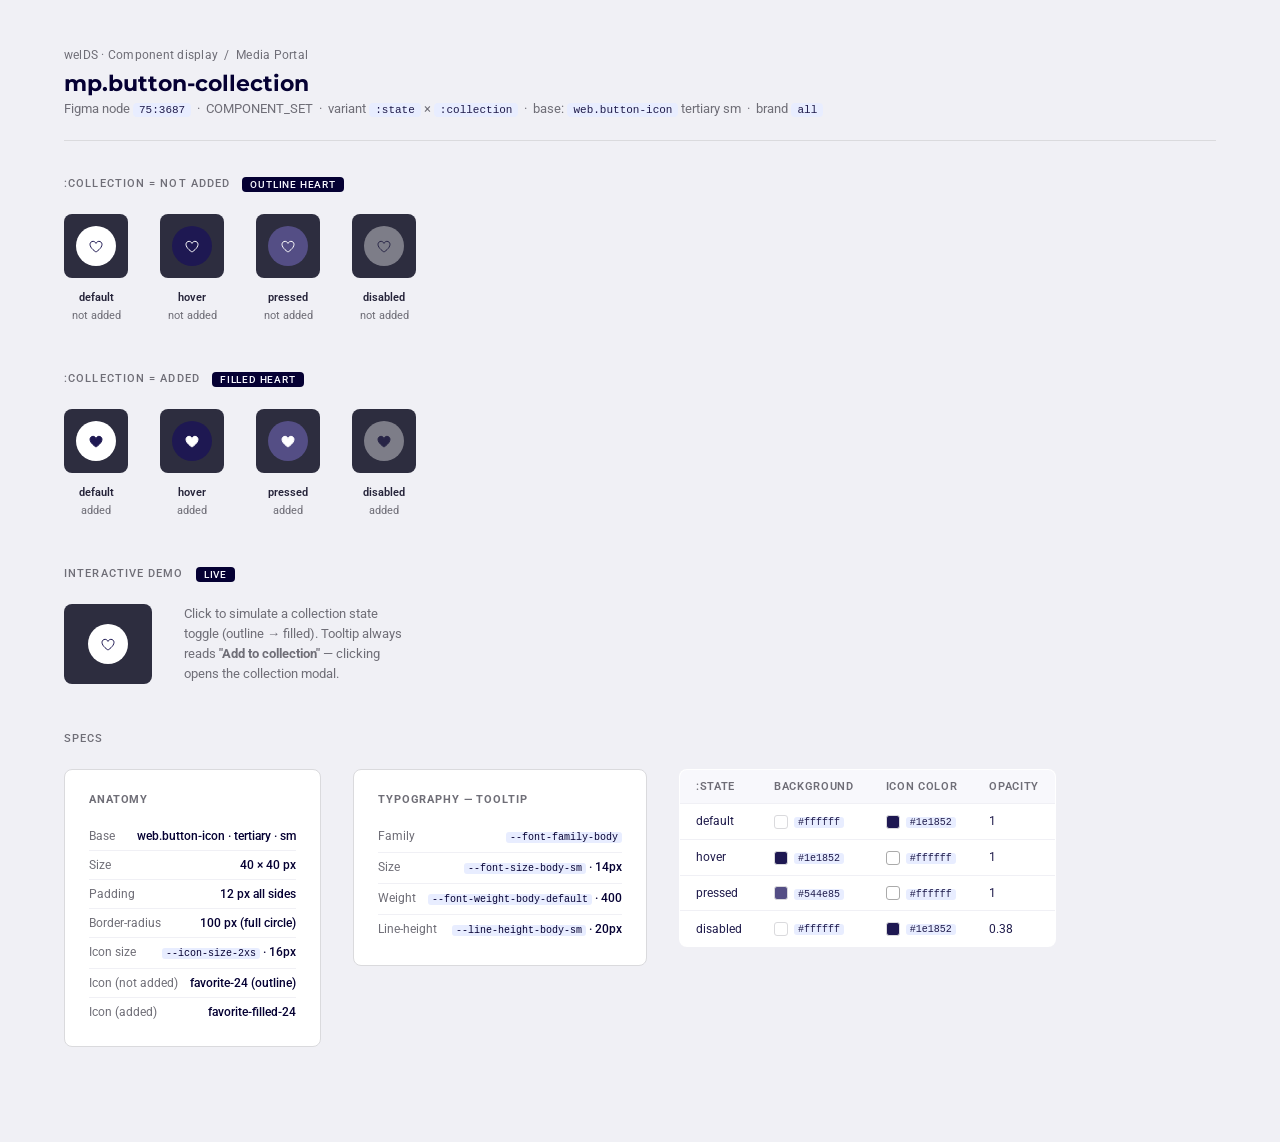
<file: button-collection/index.html>
<!DOCTYPE html>
<html lang="en">
<head>
  <meta charset="UTF-8" />
  <title>mp.button-collection — component display</title>
  <meta name="viewport" content="width=device-width, initial-scale=1" />

  <!-- welDS: Google Fonts -->
  <link rel="preconnect" href="https://fonts.googleapis.com" />
  <link rel="preconnect" href="https://fonts.gstatic.com" crossorigin />
  <link href="https://fonts.googleapis.com/css2?family=Montserrat:wght@300;400;500;600;700&family=Roboto:wght@300;400;500;700&display=swap" rel="stylesheet" />

  <!-- welDS: foundation -->
  <link rel="stylesheet" href="../assets/welds/base.css" />
  <link rel="stylesheet" href="../assets/welds/brands-all.css" />

  <style>
    *, *::before, *::after { box-sizing: border-box; margin: 0; padding: 0; }

    body {
      font-family: 'Roboto', sans-serif;
      background: #f0f0f5;
      color: #1f1b4b;
      min-height: 100vh;
      padding: 48px 64px;
    }

    /* ── Page header ─────────────────────────────────── */
    .display-header { margin-bottom: 12px; }
    .display-header__breadcrumb {
      font-size: 12px;
      color: #6f6e77;
      margin-bottom: 8px;
      letter-spacing: 0.02em;
    }
    .display-header__title {
      font-family: 'Montserrat', sans-serif;
      font-size: 22px;
      font-weight: 700;
      color: #050033;
      margin-bottom: 4px;
    }
    .display-header__meta {
      font-size: 13px;
      color: #6f6e77;
    }
    .display-header__meta code {
      background: #e8edff;
      color: #1f1b4b;
      border-radius: 4px;
      padding: 1px 6px;
      font-size: 11px;
      font-family: 'Roboto Mono', monospace;
    }

    .display-divider {
      height: 1px;
      background: #dadadd;
      margin: 24px 0 36px;
    }

    /* ── Section ─────────────────────────────────────── */
    .display-section { margin-bottom: 48px; }
    .display-section__label {
      font-size: 11px;
      font-weight: 500;
      text-transform: uppercase;
      letter-spacing: 0.1em;
      color: #6f6e77;
      margin-bottom: 24px;
    }
    .display-section__label span {
      background: #050033;
      color: #f9f9ff;
      border-radius: 4px;
      padding: 2px 8px;
      font-size: 10px;
      letter-spacing: 0.08em;
      margin-left: 8px;
      vertical-align: middle;
    }

    /* ── Grid of variants ────────────────────────────── */
    .variant-grid {
      display: flex;
      flex-wrap: wrap;
      gap: 32px;
      align-items: flex-start;
    }

    /* ── Variant cell ────────────────────────────────── */
    .variant-cell {
      display: flex;
      flex-direction: column;
      align-items: center;
      gap: 12px;
    }
    .variant-cell__label {
      font-size: 11px;
      color: #6f6e77;
      text-align: center;
      line-height: 16px;
    }
    .variant-cell__label strong {
      display: block;
      font-weight: 600;
      color: #252339;
      margin-bottom: 2px;
    }

    /* ── Dark canvas to show white-bg buttons ────────── */
    .canvas-dark {
      background: #2d2d3f;
      border-radius: 8px;
      padding: 12px;
      display: flex;
      gap: 24px;
      align-items: center;
    }
    .canvas-light {
      background: #e8e4f0;
      border-radius: 8px;
      padding: 12px;
      display: flex;
      gap: 24px;
      align-items: center;
    }

    /* ══════════════════════════════════════════════════
       mp.button-collection
       Base: button-icon tertiary sm (40×40, r=100, p=12)
       Figma node: 75:3687
    ══════════════════════════════════════════════════ */
    .mp-btn-collection {
      /* reset */
      appearance: none;
      border: none;
      cursor: pointer;
      font: inherit;

      /* layout */
      display: inline-flex;
      align-items: center;
      justify-content: center;
      width: 40px;
      height: 40px;
      padding: 12px;
      border-radius: 100px;
      flex-shrink: 0;

      /* default state — collection=not added */
      background: #ffffff;
      color: #1e1852;
      transition:
        background 120ms ease,
        color 120ms ease,
        opacity 120ms ease;
    }

    .mp-btn-collection svg {
      width: 16px;
      height: 16px;
      flex-shrink: 0;
    }

    /* ── :collection=added — filled heart ──────────── */
    .mp-btn-collection[data-collection="added"] {
      background: #ffffff;
      color: #1e1852;
    }

    /* ── :state=hover ──────────────────────────────── */
    .mp-btn-collection:hover:not(:disabled),
    .mp-btn-collection[data-state="hover"] {
      background: #1e1852;
      color: #ffffff;
    }

    /* ── :state=pressed ────────────────────────────── */
    .mp-btn-collection:active:not(:disabled),
    .mp-btn-collection[data-state="pressed"] {
      background: #544e85;
      color: #ffffff;
    }

    /* ── :state=disabled ───────────────────────────── */
    .mp-btn-collection:disabled,
    .mp-btn-collection[data-state="disabled"] {
      background: #ffffff;
      color: #1e1852;
      opacity: 0.38;
      cursor: not-allowed;
    }

    /* ── Tooltip ─────────────────────────────────────── */
    .mp-btn-collection-wrap {
      position: relative;
      display: inline-flex;
    }
    .mp-btn-tooltip {
      position: absolute;
      bottom: calc(100% + 8px);
      left: 50%;
      transform: translateX(-50%);
      background: #ffffff;
      color: #1e1852;
      font-size: 13px;
      font-weight: 400;
      line-height: 20px;
      white-space: nowrap;
      padding: 8px 12px;
      border-radius: 6px;
      box-shadow: 0 2px 10px rgba(0,0,0,.18);
      pointer-events: none;
      opacity: 0;
      transition: opacity 120ms ease;
      z-index: 10;
    }
    .mp-btn-tooltip::after {
      content: '';
      position: absolute;
      top: 100%;
      left: 50%;
      transform: translateX(-50%);
      border: 6px solid transparent;
      border-top-color: #ffffff;
    }
    .mp-btn-collection-wrap:hover .mp-btn-tooltip {
      opacity: 1;
    }

    /* ── Spec box ────────────────────────────────────── */
    .spec-box {
      background: #fff;
      border: 1px solid #dadadd;
      border-radius: 8px;
      padding: 20px 24px;
      font-size: 12px;
      color: #3e3d48;
      line-height: 20px;
      max-width: 300px;
    }
    .spec-box__title {
      font-size: 11px;
      font-weight: 700;
      text-transform: uppercase;
      letter-spacing: 0.08em;
      color: #6f6e77;
      margin-bottom: 12px;
    }
    .spec-box__row {
      display: flex;
      justify-content: space-between;
      gap: 12px;
      padding: 4px 0;
      border-bottom: 1px solid #f0f0f5;
    }
    .spec-box__row:last-child { border-bottom: none; }
    .spec-box__key { color: #6f6e77; }
    .spec-box__val { font-weight: 500; color: #050033; text-align: right; }
    .spec-box__val code {
      background: #e8edff;
      border-radius: 3px;
      padding: 0 4px;
      font-size: 10px;
      font-family: monospace;
    }

    /* ── State table ─────────────────────────────────── */
    .state-table {
      border-collapse: collapse;
      font-size: 12px;
      background: #fff;
      border-radius: 8px;
      overflow: hidden;
      border: 1px solid #dadadd;
    }
    .state-table th, .state-table td {
      padding: 10px 16px;
      border-bottom: 1px solid #f0f0f5;
      text-align: left;
      vertical-align: middle;
    }
    .state-table th {
      font-size: 11px;
      font-weight: 600;
      text-transform: uppercase;
      letter-spacing: 0.06em;
      color: #6f6e77;
      background: #f8f8fc;
    }
    .state-table tr:last-child td { border-bottom: none; }
    .state-table .swatch {
      display: inline-block;
      width: 14px;
      height: 14px;
      border-radius: 3px;
      border: 1px solid #dadadd;
      vertical-align: middle;
      margin-right: 6px;
    }
    .state-table code {
      background: #e8edff;
      border-radius: 3px;
      padding: 0 4px;
      font-size: 10px;
      font-family: monospace;
      color: #1f1b4b;
    }
  </style>
</head>
<body class="brand-all">

  <!-- Page header -->
  <div class="display-header">
    <div class="display-header__breadcrumb">welDS · Component display &nbsp;/&nbsp; Media Portal</div>
    <h1 class="display-header__title">mp.button-collection</h1>
    <p class="display-header__meta">
      Figma node <code>75:3687</code> &nbsp;·&nbsp;
      COMPONENT_SET &nbsp;·&nbsp;
      variant <code>:state</code> × <code>:collection</code> &nbsp;·&nbsp;
      base: <code>web.button-icon</code> tertiary sm &nbsp;·&nbsp;
      brand <code>all</code>
    </p>
  </div>

  <div class="display-divider"></div>

  <!-- ── Section 1: collection=not added ──────────── -->
  <div class="display-section">
    <div class="display-section__label">:collection = not added <span>outline heart</span></div>

    <div class="variant-grid">

      <!-- default -->
      <div class="variant-cell">
        <div class="canvas-dark">
          <div class="mp-btn-collection-wrap">
            <button class="mp-btn-collection" data-state="default" data-collection="not added" aria-label="Add to collection">
              <svg viewBox="0 0 24 24" fill="none" aria-hidden="true">
                <path d="M12 21C12 21 3 15.5 3 9.5C3 7.01 5.01 5 7.5 5C9.24 5 10.76 5.96 11.56 7.36L12 8.11L12.44 7.36C13.24 5.96 14.76 5 16.5 5C18.99 5 21 7.01 21 9.5C21 15.5 12 21 12 21Z" stroke="currentColor" stroke-width="1.5"/>
              </svg>
            </button>
            <span class="mp-btn-tooltip" role="tooltip">Add to collection</span>
          </div>
        </div>
        <div class="variant-cell__label">
          <strong>default</strong>
          not added
        </div>
      </div>

      <!-- hover -->
      <div class="variant-cell">
        <div class="canvas-dark">
          <div class="mp-btn-collection-wrap">
            <button class="mp-btn-collection" data-state="hover" data-collection="not added" aria-label="Add to collection">
              <svg viewBox="0 0 24 24" fill="none" aria-hidden="true">
                <path d="M12 21C12 21 3 15.5 3 9.5C3 7.01 5.01 5 7.5 5C9.24 5 10.76 5.96 11.56 7.36L12 8.11L12.44 7.36C13.24 5.96 14.76 5 16.5 5C18.99 5 21 7.01 21 9.5C21 15.5 12 21 12 21Z" stroke="currentColor" stroke-width="1.5"/>
              </svg>
            </button>
            <span class="mp-btn-tooltip" role="tooltip">Add to collection</span>
          </div>
        </div>
        <div class="variant-cell__label">
          <strong>hover</strong>
          not added
        </div>
      </div>

      <!-- pressed -->
      <div class="variant-cell">
        <div class="canvas-dark">
          <div class="mp-btn-collection-wrap">
            <button class="mp-btn-collection" data-state="pressed" data-collection="not added" aria-label="Add to collection">
              <svg viewBox="0 0 24 24" fill="none" aria-hidden="true">
                <path d="M12 21C12 21 3 15.5 3 9.5C3 7.01 5.01 5 7.5 5C9.24 5 10.76 5.96 11.56 7.36L12 8.11L12.44 7.36C13.24 5.96 14.76 5 16.5 5C18.99 5 21 7.01 21 9.5C21 15.5 12 21 12 21Z" stroke="currentColor" stroke-width="1.5"/>
              </svg>
            </button>
            <span class="mp-btn-tooltip" role="tooltip">Add to collection</span>
          </div>
        </div>
        <div class="variant-cell__label">
          <strong>pressed</strong>
          not added
        </div>
      </div>

      <!-- disabled -->
      <div class="variant-cell">
        <div class="canvas-dark">
          <div class="mp-btn-collection-wrap">
            <button class="mp-btn-collection" data-state="disabled" data-collection="not added" disabled aria-label="Add to collection" aria-disabled="true">
              <svg viewBox="0 0 24 24" fill="none" aria-hidden="true">
                <path d="M12 21C12 21 3 15.5 3 9.5C3 7.01 5.01 5 7.5 5C9.24 5 10.76 5.96 11.56 7.36L12 8.11L12.44 7.36C13.24 5.96 14.76 5 16.5 5C18.99 5 21 7.01 21 9.5C21 15.5 12 21 12 21Z" stroke="currentColor" stroke-width="1.5"/>
              </svg>
            </button>
          </div>
        </div>
        <div class="variant-cell__label">
          <strong>disabled</strong>
          not added
        </div>
      </div>

    </div>
  </div>

  <!-- ── Section 2: collection=added ──────────────── -->
  <div class="display-section">
    <div class="display-section__label">:collection = added <span>filled heart</span></div>

    <div class="variant-grid">

      <!-- default -->
      <div class="variant-cell">
        <div class="canvas-dark">
          <div class="mp-btn-collection-wrap">
            <button class="mp-btn-collection" data-state="default" data-collection="added" aria-label="Add to collection">
              <svg viewBox="0 0 24 24" aria-hidden="true">
                <path d="M12 21C12 21 3 15.5 3 9.5C3 7.01 5.01 5 7.5 5C9.24 5 10.76 5.96 11.56 7.36L12 8.11L12.44 7.36C13.24 5.96 14.76 5 16.5 5C18.99 5 21 7.01 21 9.5C21 15.5 12 21 12 21Z" fill="currentColor" stroke="currentColor" stroke-width="1.5"/>
              </svg>
            </button>
            <span class="mp-btn-tooltip" role="tooltip">Add to collection</span>
          </div>
        </div>
        <div class="variant-cell__label">
          <strong>default</strong>
          added
        </div>
      </div>

      <!-- hover -->
      <div class="variant-cell">
        <div class="canvas-dark">
          <div class="mp-btn-collection-wrap">
            <button class="mp-btn-collection" data-state="hover" data-collection="added" aria-label="Add to collection">
              <svg viewBox="0 0 24 24" aria-hidden="true">
                <path d="M12 21C12 21 3 15.5 3 9.5C3 7.01 5.01 5 7.5 5C9.24 5 10.76 5.96 11.56 7.36L12 8.11L12.44 7.36C13.24 5.96 14.76 5 16.5 5C18.99 5 21 7.01 21 9.5C21 15.5 12 21 12 21Z" fill="currentColor" stroke="currentColor" stroke-width="1.5"/>
              </svg>
            </button>
            <span class="mp-btn-tooltip" role="tooltip">Add to collection</span>
          </div>
        </div>
        <div class="variant-cell__label">
          <strong>hover</strong>
          added
        </div>
      </div>

      <!-- pressed -->
      <div class="variant-cell">
        <div class="canvas-dark">
          <div class="mp-btn-collection-wrap">
            <button class="mp-btn-collection" data-state="pressed" data-collection="added" aria-label="Add to collection">
              <svg viewBox="0 0 24 24" aria-hidden="true">
                <path d="M12 21C12 21 3 15.5 3 9.5C3 7.01 5.01 5 7.5 5C9.24 5 10.76 5.96 11.56 7.36L12 8.11L12.44 7.36C13.24 5.96 14.76 5 16.5 5C18.99 5 21 7.01 21 9.5C21 15.5 12 21 12 21Z" fill="currentColor" stroke="currentColor" stroke-width="1.5"/>
              </svg>
            </button>
            <span class="mp-btn-tooltip" role="tooltip">Add to collection</span>
          </div>
        </div>
        <div class="variant-cell__label">
          <strong>pressed</strong>
          added
        </div>
      </div>

      <!-- disabled -->
      <div class="variant-cell">
        <div class="canvas-dark">
          <div class="mp-btn-collection-wrap">
            <button class="mp-btn-collection" data-state="disabled" data-collection="added" disabled aria-label="Add to collection" aria-disabled="true">
              <svg viewBox="0 0 24 24" aria-hidden="true">
                <path d="M12 21C12 21 3 15.5 3 9.5C3 7.01 5.01 5 7.5 5C9.24 5 10.76 5.96 11.56 7.36L12 8.11L12.44 7.36C13.24 5.96 14.76 5 16.5 5C18.99 5 21 7.01 21 9.5C21 15.5 12 21 12 21Z" fill="currentColor" stroke="currentColor" stroke-width="1.5"/>
              </svg>
            </button>
          </div>
        </div>
        <div class="variant-cell__label">
          <strong>disabled</strong>
          added
        </div>
      </div>

    </div>
  </div>

  <!-- ── Section 3: Interactive demo ──────────────── -->
  <div class="display-section">
    <div class="display-section__label">Interactive demo <span>live</span></div>

    <div class="variant-grid" style="align-items: center;">
      <div class="canvas-dark" style="padding: 20px 24px; gap: 0;">
        <div class="mp-btn-collection-wrap">
          <button
            class="mp-btn-collection"
            id="demo-btn"
            data-collection="not added"
            aria-label="Add to collection"
            onclick="toggleCollection(this)"
          >
            <svg id="demo-icon" viewBox="0 0 24 24" fill="none" aria-hidden="true">
              <path id="demo-path" d="M12 21C12 21 3 15.5 3 9.5C3 7.01 5.01 5 7.5 5C9.24 5 10.76 5.96 11.56 7.36L12 8.11L12.44 7.36C13.24 5.96 14.76 5 16.5 5C18.99 5 21 7.01 21 9.5C21 15.5 12 21 12 21Z" stroke="currentColor" stroke-width="1.5"/>
            </svg>
          </button>
          <span class="mp-btn-tooltip" role="tooltip">Add to collection</span>
        </div>
      </div>
      <p style="font-size: 13px; color: #6f6e77; max-width: 220px; line-height: 20px;">
        Click to simulate a collection state toggle (outline → filled).
        Tooltip always reads <strong>"Add to collection"</strong> — clicking opens the collection modal.
      </p>
    </div>
  </div>

  <!-- ── Section 4: Spec ───────────────────────────── -->
  <div class="display-section">
    <div class="display-section__label">Specs</div>

    <div style="display: flex; gap: 32px; flex-wrap: wrap; align-items: flex-start;">

      <div class="spec-box">
        <div class="spec-box__title">Anatomy</div>
        <div class="spec-box__row"><span class="spec-box__key">Base</span><span class="spec-box__val">web.button-icon · tertiary · sm</span></div>
        <div class="spec-box__row"><span class="spec-box__key">Size</span><span class="spec-box__val">40 × 40 px</span></div>
        <div class="spec-box__row"><span class="spec-box__key">Padding</span><span class="spec-box__val">12 px all sides</span></div>
        <div class="spec-box__row"><span class="spec-box__key">Border-radius</span><span class="spec-box__val">100 px (full circle)</span></div>
        <div class="spec-box__row"><span class="spec-box__key">Icon size</span><span class="spec-box__val"><code>--icon-size-2xs</code> · 16px</span></div>
        <div class="spec-box__row"><span class="spec-box__key">Icon (not added)</span><span class="spec-box__val">favorite-24 (outline)</span></div>
        <div class="spec-box__row"><span class="spec-box__key">Icon (added)</span><span class="spec-box__val">favorite-filled-24</span></div>
      </div>

      <div class="spec-box">
        <div class="spec-box__title">Typography — tooltip</div>
        <div class="spec-box__row"><span class="spec-box__key">Family</span><span class="spec-box__val"><code>--font-family-body</code></span></div>
        <div class="spec-box__row"><span class="spec-box__key">Size</span><span class="spec-box__val"><code>--font-size-body-sm</code> · 14px</span></div>
        <div class="spec-box__row"><span class="spec-box__key">Weight</span><span class="spec-box__val"><code>--font-weight-body-default</code> · 400</span></div>
        <div class="spec-box__row"><span class="spec-box__key">Line-height</span><span class="spec-box__val"><code>--line-height-body-sm</code> · 20px</span></div>
      </div>

      <table class="state-table">
        <thead>
          <tr>
            <th>:state</th>
            <th>Background</th>
            <th>Icon color</th>
            <th>Opacity</th>
          </tr>
        </thead>
        <tbody>
          <tr>
            <td>default</td>
            <td><span class="swatch" style="background:#ffffff;"></span><code>#ffffff</code></td>
            <td><span class="swatch" style="background:#1e1852;"></span><code>#1e1852</code></td>
            <td>1</td>
          </tr>
          <tr>
            <td>hover</td>
            <td><span class="swatch" style="background:#1e1852;"></span><code>#1e1852</code></td>
            <td><span class="swatch" style="background:#ffffff; border-color:#aaa;"></span><code>#ffffff</code></td>
            <td>1</td>
          </tr>
          <tr>
            <td>pressed</td>
            <td><span class="swatch" style="background:#544e85;"></span><code>#544e85</code></td>
            <td><span class="swatch" style="background:#ffffff; border-color:#aaa;"></span><code>#ffffff</code></td>
            <td>1</td>
          </tr>
          <tr>
            <td>disabled</td>
            <td><span class="swatch" style="background:#ffffff;"></span><code>#ffffff</code></td>
            <td><span class="swatch" style="background:#1e1852;"></span><code>#1e1852</code></td>
            <td>0.38</td>
          </tr>
        </tbody>
      </table>

    </div>
  </div>

  <script>
    function toggleCollection(btn) {
      const isAdded = btn.dataset.collection === 'added';
      const path = btn.querySelector('#demo-path');
      const icon = btn.querySelector('#demo-icon');
      // Tooltip always stays "Add to collection" — clicking opens the collection modal in production
      if (isAdded) {
        btn.dataset.collection = 'not added';
        icon.setAttribute('fill', 'none');
        path.setAttribute('fill', 'none');
      } else {
        btn.dataset.collection = 'added';
        icon.setAttribute('fill', 'currentColor');
        path.setAttribute('fill', 'currentColor');
      }
    }
  </script>

</body>
</html>
</file>
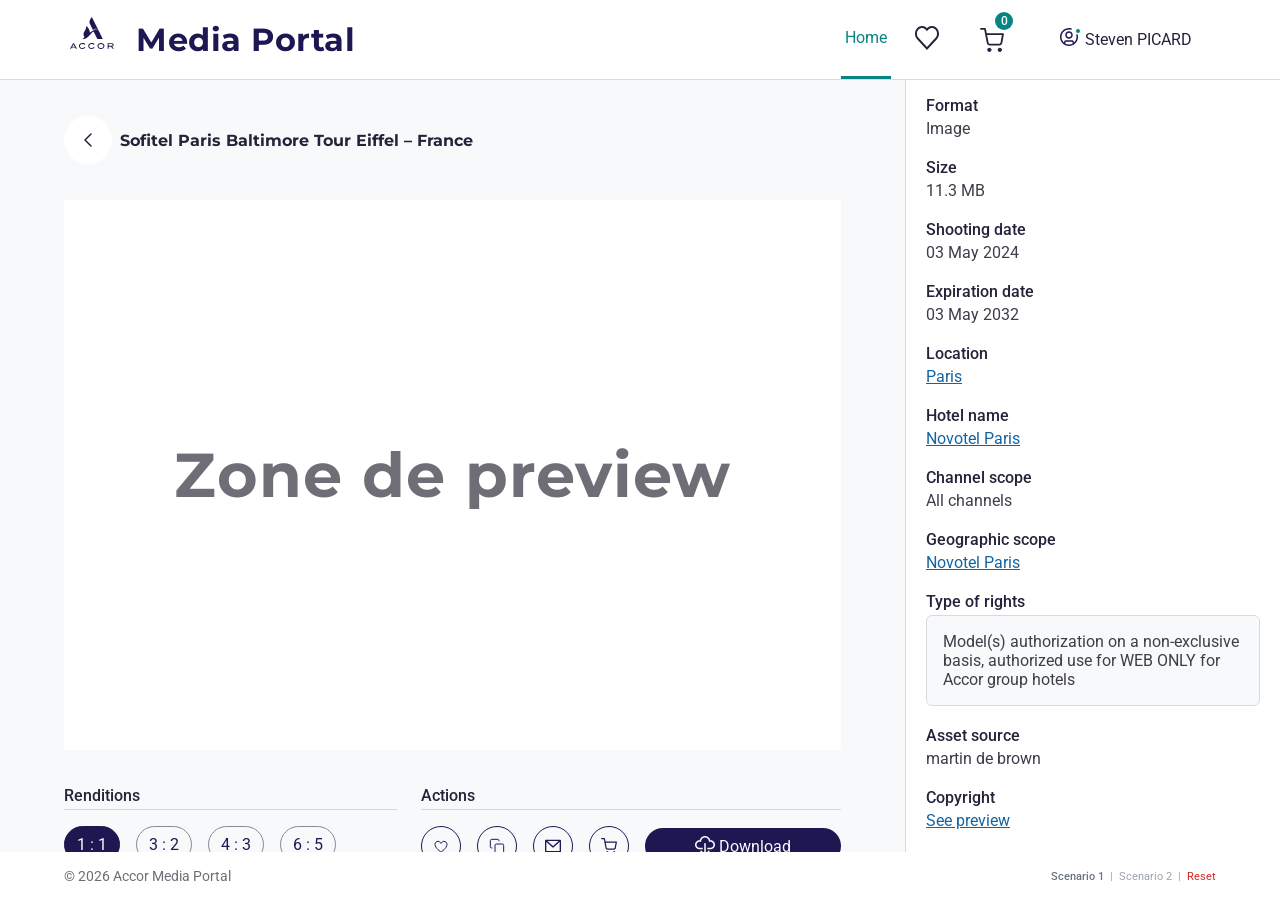
<file: asset-detail.html>
<!DOCTYPE html>
<html lang="en">
<head>
  <meta charset="UTF-8" />
  <title>Sofitel Paris Baltimore Tour Eiffel – Accor Media Portal</title>
  <meta name="viewport" content="width=device-width, initial-scale=1" />
  <link rel="preconnect" href="https://fonts.googleapis.com" />
  <link rel="preconnect" href="https://fonts.gstatic.com" crossorigin />
  <link href="https://fonts.googleapis.com/css2?family=Montserrat:wght@700&family=Roboto:wght@400;500&display=swap" rel="stylesheet" />
  <link rel="stylesheet" href="components/components.css?v=7" />
  <style>

    /* ══════════════════════════════════════════════════════════════════
       PAGE BODY
    ══════════════════════════════════════════════════════════════════ */
    .page-body {
      display: flex;
      flex-direction: row;
      flex: 1;
      width: 100%;
      min-width: 0;
      overflow: hidden;
      position: relative;
    }

    /* ── Left: main detail content ──────────────────────────────── */
    .detail-main {
      flex: 1;
      overflow-y: auto;
      background: var(--color-surface-container-mid);
      padding: 36px var(--grid-margin);
      display: flex;
      flex-direction: column;
      gap: 36px;
      min-width: 0;
    }

    /* Title bar */
    .detail-title-bar {
      display: flex;
      align-items: center;
      gap: 8px;
    }
    .btn-back {
      width: 48px; height: 48px;
      flex-shrink: 0;
      background: var(--color-surface);
      border: none;
      border-radius: var(--br-full);
      display: flex; align-items: center; justify-content: center;
      color: var(--color-on-surface-hi);
      transition: background 120ms ease, color 120ms ease;
    }
    .btn-back:hover { background: var(--color-primary); color: #f9f9ff; }
    .btn-back:hover svg path { stroke: #f9f9ff; }
    .detail-title {
      font-family: var(--font-display);
      font-weight: 700;
      font-size: var(--fs-display-sm);
      line-height: var(--lh-display-sm);
      letter-spacing: var(--ls-display);
      color: var(--color-on-surface-hi);
      white-space: nowrap;
      overflow: hidden;
      text-overflow: ellipsis;
    }

    /* Preview zone */
    .detail-preview {
      width: 100%;
      height: 550px;
      background: var(--color-surface);
      border-radius: 0;
      display: flex;
      align-items: center;
      justify-content: center;
      flex-shrink: 0;
    }
    .detail-preview__placeholder {
      font-family: var(--font-display);
      font-weight: 700;
      font-size: 62px;
      line-height: 76px;
      letter-spacing: 1px;
      color: var(--color-on-surface-low);
      user-select: none;
    }

    /* Bottom section: renditions + actions */
    .detail-bottom {
      display: flex;
      gap: 24px;
      align-items: flex-start;
      flex-shrink: 0;
    }

    /* Renditions column */
    .detail-renditions {
      flex: 1;
      min-width: 0;
      display: flex;
      flex-direction: column;
      gap: 16px;
    }
    .detail-section-title {
      font-family: var(--font-title);
      font-weight: 500;
      font-size: var(--fs-title-sm);
      line-height: var(--lh-title-sm);
      color: var(--color-on-surface-hi);
    }
    .detail-separator {
      height: 1px;
      background: var(--color-outline-low);
      width: 100%;
    }
    .chip-grid {
      display: flex;
      flex-wrap: wrap;
      gap: 16px;
    }
    .chip {
      display: inline-flex;
      align-items: center;
      border: 1px solid var(--color-outline-hi);
      border-radius: var(--br-full);
      padding: 8px 12px;
      font-family: var(--font-body);
      font-size: var(--fs-body-sm);
      line-height: var(--lh-body-sm);
      color: var(--color-primary);
      background: none;
      cursor: pointer;
      transition: background 120ms ease, color 120ms ease, border-color 120ms ease;
      white-space: nowrap;
    }
    .chip:hover {
      background: var(--color-primary);
      color: #f9f9ff;
      border-color: var(--color-primary);
    }
    .chip.chip--active {
      background: var(--color-primary);
      color: #f9f9ff;
      border-color: var(--color-primary);
    }

    /* Actions column */
    .detail-actions {
      width: 420px;
      flex-shrink: 0;
      display: flex;
      flex-direction: column;
      gap: 16px;
    }
    .action-row {
      display: flex;
      align-items: center;
      gap: 16px;
    }

    /* Icon-only action buttons */
    /* All icon action buttons use btn/tertiary/light tokens from Supernova:
       bg-color: surface-container-low (transparent), fg/border: primary (#1E1852)
       hover bg: primary, hover fg: on-primary (#FFFFFF) */
    .btn-action {
      width: 40px; height: 40px;
      flex-shrink: 0;
      border-radius: var(--br-full);
      background: transparent;
      border: 1px solid var(--color-primary);
      color: var(--color-primary);
      display: flex; align-items: center; justify-content: center;
      cursor: pointer;
      transition: background 120ms ease, color 120ms ease, border-color 120ms ease;
      position: relative;
    }
    .btn-action:hover {
      background: var(--color-primary);
      color: #FFFFFF;
      border-color: var(--color-primary);
    }
    .btn-action--primary { /* same tertiary default, saved state handled separately */ }
    .btn-action--secondary { /* same tertiary default */ }

    /* Tooltip on action buttons */
    .btn-action .tooltip {
      position: absolute;
      bottom: calc(100% + 8px);
      left: 50%;
      transform: translateX(-50%);
      background: var(--color-surface);
      color: var(--color-on-surface-mid);
      font-size: 14px; line-height: 20px;
      padding: 8px 12px;
      border-radius: var(--br-surface);
      box-shadow: 0 8px 16px rgba(0,0,0,.05), 0 2px 6px rgba(0,0,0,.08);
      white-space: nowrap;
      pointer-events: none;
      opacity: 0;
      transition: opacity 120ms ease;
      transition-delay: 0s;
      z-index: 10;
    }
    .btn-action .tooltip::after {
      content: '';
      position: absolute;
      top: 100%; left: 50%; transform: translateX(-50%);
      border: 6px solid transparent;
      border-top-color: var(--color-surface);
    }
    .btn-action:hover .tooltip { opacity: 1; transition-delay: 0.5s; }

    /* Heart toggle: saved state = primary bg (like hover "locked in") */
    .btn-collect .collect-icon-outline { display: block; }
    .btn-collect .collect-icon-filled  { display: none; }
    .btn-collect.is-saved {
      background: var(--color-primary);
      color: #FFFFFF;
    }
    .btn-collect.is-saved:hover { background: #3a2d80; }
    .btn-collect.is-saved .collect-icon-outline { display: none; }
    .btn-collect.is-saved .collect-icon-filled  { display: block; }

    /* Download button (primary with text) */
    .btn-download {
      flex: 1;
      display: flex; align-items: center; justify-content: center;
      gap: 4px;
      background: var(--color-primary);
      color: var(--color-on-primary);
      border: none;
      border-radius: var(--br-full);
      padding: 8px 12px;
      font-family: var(--font-label);
      font-size: var(--fs-label-lg);
      line-height: var(--lh-label-lg);
      cursor: pointer;
      transition: background 120ms ease;
    }
    .btn-download:hover { background: #4a3f8c; }

    /* ── Right: asset metadata panel ─────────────────────────────── */
    .detail-panel {
      flex: 0 0 var(--panel-width);
      width: var(--panel-width);
      max-width: var(--panel-width);
      background: var(--color-surface);
      border-left: 1px solid var(--color-outline-low);
      overflow-y: auto;
      padding: 16px 20px 44px;
      display: flex;
      flex-direction: column;
      gap: 20px;
    }

    /* Metadata field */
    .dp-field {
      display: flex;
      flex-direction: column;
      gap: 4px;
    }
    .dp-field--tags { gap: 8px; }
    .dp-label {
      font-family: var(--font-title);
      font-weight: 500;
      font-size: var(--fs-title-sm);
      line-height: var(--lh-title-sm);
      color: var(--color-on-surface-hi);
    }
    .dp-value {
      font-family: var(--font-body);
      font-size: var(--fs-body-md);
      line-height: var(--lh-body-md);
      color: var(--color-on-surface-mid);
    }
    .dp-link {
      font-family: var(--font-body);
      font-size: var(--fs-body-md);
      line-height: var(--lh-body-md);
      color: var(--color-link);
      text-decoration: underline;
      cursor: pointer;
    }
    .dp-link:hover { opacity: .8; }

    /* Rights text box */
    .dp-rights-box {
      background: var(--color-surface-container-mid);
      border: 1px solid var(--color-outline-low);
      border-radius: var(--br-surface);
      padding: 16px;
      font-family: var(--font-body);
      font-size: var(--fs-body-sm);
      line-height: var(--lh-body-sm);
      color: var(--color-on-surface-mid);
    }

    /* Tag links (smart tags / descriptors) */
    .dp-tags {
      display: flex;
      flex-wrap: wrap;
      gap: 8px;
      align-items: flex-start;
    }
    .dp-tag {
      font-family: var(--font-body);
      font-size: var(--fs-body-md);
      line-height: var(--lh-body-md);
      color: var(--color-link);
      text-decoration: underline;
      cursor: pointer;
    }
    .dp-tag:hover { opacity: .8; }

    /* ── Save-to-collection modal ────────────────────────────────── */
    .modal-overlay {
      position: fixed;
      inset: 0;
      background: rgba(7,5,24,.7);
      display: flex;
      align-items: flex-start;
      justify-content: center;
      z-index: 2000;
      padding: 20px;
      overflow-y: auto;
    }
    .modal-overlay[hidden] { display: none; }
    .modal {
      background: var(--color-surface);
      border-radius: var(--br-surface);
      width: 640px;
      max-width: 100%;
      max-height: calc(100vh - 40px);
      padding: 28px;
      display: flex;
      flex-direction: column;
      overflow: hidden;
    }
    .modal[hidden] { display: none; }
    .modal__header-row {
      display: flex;
      align-items: flex-start;
      justify-content: flex-end;
      margin-bottom: 20px;
    }
    .modal__close-btn {
      background: none;
      border: none;
      cursor: pointer;
      color: var(--color-on-surface-hi);
      display: flex;
      align-items: center;
      justify-content: center;
      padding: 0;
      border-radius: 50%;
      width: 28px; height: 28px;
      transition: background 120ms;
    }
    .modal__close-btn:hover { background: rgba(30,24,82,.06); }
    .modal__title {
      font-family: var(--font-body);
      font-weight: 500;
      font-size: 22px;
      line-height: 28px;
      color: var(--color-on-surface-hi);
      margin-bottom: 16px;
    }
    .modal__body {
      border: 1px solid var(--color-outline-low);
      border-radius: var(--br-surface);
      padding: 20px 16px;
      display: flex;
      flex-direction: column;
      gap: 16px;
      align-items: center;
      flex: 1;
      overflow-y: auto;
      min-height: 0;
    }
    .modal__preview {
      width: 320px;
      border-radius: 6px;
      overflow: hidden;
      flex-shrink: 0;
    }
    .modal__preview svg { display: block; width: 100%; height: auto; }
    .modal__create-card {
      display: flex;
      align-items: center;
      gap: 28px;
      width: 100%;
      padding: 20px;
      background: var(--color-surface-container-low);
      border: 1px dashed var(--color-outline-low);
      border-radius: var(--br-surface);
      cursor: pointer;
      text-align: left;
      transition: background 120ms;
    }
    .modal__create-card:hover { background: rgba(30,24,82,.04); }
    .modal__create-card__label {
      font-family: var(--font-body);
      font-weight: 500;
      font-size: 18px;
      line-height: 24px;
      color: var(--color-on-surface-hi);
    }
    .modal__footer {
      display: flex;
      justify-content: flex-end;
      gap: 16px;
      padding: 16px 24px;
      flex-shrink: 0;
      position: sticky;
      bottom: 0;
      background: #fff;
      border-top: 1px solid #E5E7EB;
      margin-top: auto;
    }
    .modal__btn-close {
      padding: 12px 16px;
      background: none;
      border: 1px solid var(--color-primary);
      border-radius: 100px;
      font-size: 16px;
      line-height: 24px;
      color: var(--color-primary);
      cursor: pointer;
      transition: background 120ms;
    }
    .modal__btn-close:hover { background: rgba(30,24,82,.06); }
    .modal__btn-validate {
      padding: 12px 16px;
      background: var(--color-primary);
      border: 1px solid var(--color-primary);
      border-radius: 100px;
      font-size: 16px; line-height: 24px;
      color: #f9f9ff; cursor: pointer; transition: background 120ms;
    }
    .modal__btn-validate:hover { background: #3a2d80; }

    /* ── Snackbar ────────────────────────────────────────────────── */
    .snackbar {
      position: fixed;
      top: 94px;
      left: 50%;
      transform: translateX(-50%);
      z-index: 3000;
      display: flex;
      align-items: flex-start;
      gap: 8px;
      padding: 12px 16px;
      background: #E6F3EB;
      border-radius: 6px;
      box-shadow: 0 2px 6px rgba(7,5,24,.05);
      width: 442px;
      opacity: 0;
      transition: opacity 300ms ease;
    }
    .snackbar[hidden] { display: none; }
    .snackbar.is-visible { opacity: 1; }
    .snackbar__icon { flex-shrink: 0; margin-top: 2px; }
    .snackbar__content {
      flex: 1;
      min-width: 0;
      font-size: 16px;
      line-height: 24px;
      color: #117846;
    }
    .snackbar__link {
      flex-shrink: 0;
      font-size: 16px;
      line-height: 24px;
      color: var(--color-link);
      text-decoration: underline;
      white-space: nowrap;
      align-self: center;
    }
    .snackbar__link:hover { opacity: .75; }
    .snackbar__close {
      flex-shrink: 0;
      background: none;
      border: none;
      cursor: pointer;
      color: #117846;
      display: flex;
      align-items: center;
      justify-content: center;
      padding: 2px;
      margin-top: 2px;
      border-radius: 4px;
      transition: background 120ms;
    }
    .snackbar__close:hover { background: rgba(17,120,70,.1); }
    .modal__error {
      display: flex; align-items: center; gap: 8px;
      width: 100%; box-sizing: border-box;
      padding: 10px 14px;
      background: #FFF0EF;
      border-radius: 8px;
      font-size: 14px; line-height: 20px;
      color: #BA1F1A;
    }
    .modal__error[hidden] { display: none; }
    .modal__form { display: flex; flex-direction: column; gap: 16px; width: 100%; }
    .modal__field { display: flex; flex-direction: column; gap: 6px; width: 100%; }
    .modal__field-label { font-size: 14px; line-height: 20px; color: var(--color-on-surface-hi); font-weight: 500; }
    .modal__field-label--opt { font-weight: 400; color: var(--color-on-surface-low); }
    .modal__input-wrap { position: relative; width: 100%; }
    .modal__input {
      width: 100%; padding: 10px 40px 10px 12px;
      border: 1px solid var(--color-outline-low); border-radius: 6px;
      font-family: var(--font-body); font-size: 16px; line-height: 24px;
      color: var(--color-on-surface-hi); background: var(--color-surface);
      outline: none; transition: border-color 120ms;
    }
    .modal__input::placeholder { color: var(--color-on-surface-low); }
    .modal__input:focus { border-color: var(--color-primary); }
    .modal__input-clear {
      position: absolute; right: 10px; top: 50%; transform: translateY(-50%);
      background: var(--color-on-surface-mid); border: none; border-radius: 50%;
      width: 20px; height: 20px; display: flex; align-items: center; justify-content: center;
      color: #fff; cursor: pointer; opacity: 0; transition: opacity 120ms; pointer-events: none;
    }
    .modal__input-clear.is-visible { opacity: 1; pointer-events: auto; }
    .modal__textarea {
      width: 100%; min-height: 90px; padding: 10px 12px;
      border: 1px solid var(--color-outline-low); border-radius: 6px;
      font-family: var(--font-body); font-size: 16px; line-height: 24px;
      color: var(--color-on-surface-hi); background: var(--color-surface);
      outline: none; resize: vertical; transition: border-color 120ms;
    }
    .modal__textarea::placeholder { color: var(--color-on-surface-low); }
    .modal__textarea:focus { border-color: var(--color-primary); }
    .modal__coll-list {
      display: flex; flex-direction: column;
      width: 100%; overflow-y: auto;
      max-height: 260px;
      border: 1px solid #DADADD; border-radius: 6px;
      scrollbar-width: thin;
      scrollbar-color: #c8c6d4 transparent;
    }
    .modal__coll-list::-webkit-scrollbar { width: 4px; }
    .modal__coll-list::-webkit-scrollbar-thumb { background: #c8c6d4; border-radius: 2px; }
    .modal__coll-item {
      display: flex; align-items: center; gap: 12px;
      width: 100%; padding: 12px 16px; box-sizing: border-box;
      background: #fff;
      border: none; border-bottom: 1px solid #DADADD;
      cursor: pointer; text-align: left; transition: background 120ms;
    }
    .modal__coll-list > :last-child { border-bottom: none; }
    .modal__coll-item:not(.modal__coll-item--selected):not(.modal__coll-item--already):not(.modal__coll-item--full):hover { background: #F9FAFB; }
    .modal__coll-item .modal__coll-item__check--empty { visibility: hidden; }
    .modal__coll-item:hover .modal__coll-item__check--empty { visibility: visible; }
    .modal__coll-item--selected { background: #F0FAF9; }
    .modal__coll-item--selected:hover { background: #e5f5f3; }
    .modal__coll-item--already { background: #F0FAF9; cursor: pointer; }
    .modal__coll-item--full { cursor: pointer; }
    .modal__coll-item--already:hover { background: #e5f5f3; }
    .modal__coll-item--full:hover { background: #F9FAFB; }
    .modal__coll-item--already .modal__coll-badge,
    .modal__coll-item--full   .modal__coll-badge { display: flex; }
    .modal__coll-item--already .modal__coll-see,
    .modal__coll-item--full   .modal__coll-see   { display: none; }
    .modal__coll-item--already:hover .modal__coll-badge,
    .modal__coll-item--full:hover   .modal__coll-badge { display: none; }
    .modal__coll-item--already:hover .modal__coll-see,
    .modal__coll-item--full:hover   .modal__coll-see   { display: flex; }
    .modal__coll-item__thumb {
      width: 48px; height: 48px; flex-shrink: 0;
      background: #6F6E77; border-radius: 4px;
      display: flex; align-items: center; justify-content: center;
      overflow: hidden; border: 1px solid #DADADD;
    }
    .modal__coll-item__thumb img { width: 100%; height: 100%; object-fit: cover; display: block; }
    .modal__coll-item__info { flex: 1; min-width: 0; display: flex; flex-direction: column; gap: 2px; }
    .modal__coll-item__name {
      font-size: 14px; font-weight: 600; line-height: 20px; letter-spacing: 0;
      color: #1B2A4A; overflow: hidden; text-overflow: ellipsis; white-space: nowrap;
    }
    .modal__coll-item__count { font-size: 13px; line-height: 18px; color: #6B7280; }
    .modal__coll-item__check {
      width: 20px; height: 20px; flex-shrink: 0;
      background: #007A6E; border-radius: 3px;
      display: flex; align-items: center; justify-content: center;
    }
    .modal__coll-item__check--empty {
      width: 20px; height: 20px; flex-shrink: 0;
      border: 1.5px solid #E5E7EB; border-radius: 3px; box-sizing: border-box;
    }
    .modal__coll-badge {
      display: flex; align-items: center; gap: 4px;
      font-size: 12px; line-height: 16px; white-space: nowrap; flex-shrink: 0;
      padding: 3px 10px; border-radius: 100px;
    }
    .modal__coll-badge--added { color: #007A6E; background: #E6F3F1; font-size: 13px; }
    .modal__coll-badge--full  { color: #C66000; background: #FFF3E0; }
    .modal__coll-see {
      display: flex; align-items: center; gap: 4px;
      font-size: 14px; line-height: 20px; white-space: nowrap; flex-shrink: 0;
      color: var(--color-accent); text-decoration: none;
    }

    /* ── Footer ──────────────────────────────────────────────────── */
    .site-footer {
      background: var(--color-surface);
      height: 48px;
      flex-shrink: 0;
      display: flex;
      align-items: center;
      padding: 0 var(--grid-margin);
      box-shadow: 0 -2px 6px 0 rgba(7,5,24,.05);
    }
    .site-footer__copy {
      font-family: var(--font-label);
      font-size: 14px;
      line-height: 20px;
      color: var(--color-on-surface-low);
    }
  </style>
</head>
<body>
<div class="page">

  <!-- ══ HEADER ════════════════════════════════════════════════════════ -->
  <header class="site-header">
    <div class="site-header__inner">

      <!-- Left: Accor logo + wordmark (link to homepage) -->
      <a href="index.html" class="brand" style="text-decoration:none;">
        <div class="brand__logo" aria-label="Accor" role="img">
          <svg class="brand__monogramme" viewBox="0 0 22.1544 22.9087" fill="none" xmlns="http://www.w3.org/2000/svg">
            <path d="M22.1544 22.5631H16.6763L12.6522 14.5159C10.4492 15.6575 9.20085 18.3211 6.98317 20.0686C5.8523 20.9565 4.51582 21.7598 2.87092 22.2953C2.12191 22.5349 0.844171 22.8591 0.374199 22.9013C0.168587 22.9154 0.0364077 22.9154 0.00703446 22.845C-0.0223387 22.7886 0.0364083 22.7463 0.256707 22.6477C0.50638 22.5349 1.50507 22.1403 2.13659 21.7175C2.92967 21.1961 3.37027 20.6183 3.41433 20.1814C3.19403 19.4485 1.65193 17.8278 3.23809 14.8542C3.79618 13.7831 4.29552 13.0221 4.648 12.2469C5.04454 11.3591 5.33827 10.1048 5.42639 9.17463C5.42639 9.11826 5.44108 9.11826 5.47045 9.14645C6.23415 9.89338 9.21553 12.8248 8.77493 15.742C9.75894 15.3756 11.4773 14.2763 12.2703 13.6844C13.1075 13.0643 13.6509 12.4161 14.5321 12.402C15.3252 12.3879 15.3986 12.7543 16.0154 12.8388C16.177 12.8529 16.3973 12.8248 16.5148 12.7684C16.5588 12.7402 16.5441 12.6979 16.4854 12.6838C15.6189 12.4865 15.4133 11.8101 14.3118 11.8101C13.3131 11.8101 12.52 12.6838 11.9472 13.0502L9.1421 7.42708C7.96717 5.07353 8.31965 3.36826 10.9045 0L22.1544 22.5631Z" fill="#1E1852"/>
          </svg>
          <svg class="brand__typogramme" viewBox="0 0 43.7808 5.87684" fill="none" xmlns="http://www.w3.org/2000/svg">
            <path d="M43.7808 5.70772L41.8715 3.52329C42.8849 3.2978 43.487 2.74816 43.487 1.77574C43.487 0.690565 42.5177 0.140931 41.2987 0.140931H37.4802V5.70772H38.4936V3.60784H40.77L42.5177 5.70772H43.7808ZM38.4936 1.01471H41.3281C42.033 1.01471 42.4443 1.32475 42.4443 1.86029C42.4443 2.39583 42.0037 2.74816 41.3281 2.74816H38.4936V1.01471Z" fill="#1E1852"/>
            <path d="M2.99607 0.155025L0 5.72181H1.14556L1.77708 4.48162H5.18437L5.81589 5.72181H6.99082L3.99476 0.155025H2.99607ZM2.23236 3.60784L3.49541 1.16973L4.75846 3.60784H2.23236Z" fill="#1E1852"/>
            <path d="M12.3661 0.873774C13.3207 0.873774 14.0991 1.21201 14.5104 1.83211L15.3328 1.31066C14.76 0.53554 13.7467 0.014094 12.3661 0.014094C10.1484 0.014094 8.87071 1.40932 8.87071 2.94547C8.87071 4.48162 10.1484 5.87684 12.3661 5.87684C13.7467 5.87684 14.76 5.3413 15.3328 4.58027L14.5104 4.05882C14.1138 4.66483 13.3207 5.01716 12.3661 5.01716C10.8681 5.01716 9.91345 4.21385 9.91345 2.95956C9.89877 1.69118 10.8681 0.873774 12.3661 0.873774Z" fill="#1E1852"/>
            <path d="M21.5746 0.873774C22.5292 0.873774 23.3076 1.21201 23.7189 1.83211L24.5413 1.31066C23.9685 0.53554 22.9552 0.014094 21.5746 0.014094C19.3569 0.014094 18.0792 1.40932 18.0792 2.94547C18.0792 4.48162 19.3569 5.87684 21.5746 5.87684C22.9552 5.87684 23.9685 5.3413 24.5413 4.58027L23.7189 4.05882C23.3223 4.66483 22.5292 5.01716 21.5746 5.01716C20.0766 5.01716 19.122 4.21385 19.122 2.95956C19.1073 1.69118 20.0766 0.873774 21.5746 0.873774Z" fill="#1E1852"/>
            <path d="M30.7831 0C28.5654 0 27.2877 1.39522 27.2877 2.93137C27.2877 4.46752 28.5654 5.86274 30.7831 5.86274C33.0008 5.86274 34.2785 4.46752 34.2785 2.93137C34.2785 1.39522 33.0008 0 30.7831 0ZM30.7831 4.98897C29.2851 4.98897 28.3304 4.18566 28.3304 2.93137C28.3304 1.67708 29.2998 0.873774 30.7831 0.873774C32.2811 0.873774 33.2358 1.67708 33.2358 2.93137C33.2505 4.18566 32.2811 4.98897 30.7831 4.98897Z" fill="#1E1852"/>
          </svg>
        </div>
        <span class="brand__name">Media Portal</span>
      </a>

      <!-- Right: nav + icons + account -->
      <div class="site-header__right">
        <nav class="site-nav" aria-label="Main navigation">
          <button class="site-nav__tab site-nav__tab--active" type="button" onclick="location.href='index.html'">Home</button>
        </nav>

        <!-- Collections icon -->
        <button class="header-icon-btn" type="button" aria-label="Collections" onclick="location.href='hub-collection.html'">
          <svg width="24" height="24" viewBox="0 0 18 18.0072" fill="none" xmlns="http://www.w3.org/2000/svg">
            <path fill-rule="evenodd" clip-rule="evenodd" d="M16.4305 1.69007C14.6078 -0.306183 11.7822 -0.537633 9.7281 1.01501C9.46772 1.20788 9.21698 1.43933 8.98553 1.69007C8.75409 1.43933 8.50335 1.20788 8.24297 1.01501C6.18886 -0.527989 3.36325 -0.306183 1.54058 1.69007C-0.513528 3.9467 -0.513528 7.59202 1.54058 9.84865L8.98553 18.0072L16.4305 9.84865C18.5232 7.55345 18.5232 3.90812 16.4305 1.69007ZM15.36 8.86499L8.98553 15.847L2.61104 8.86499C1.0584 7.1677 1.0584 4.37102 2.61104 2.67373C4.09617 1.05358 6.42995 1.05358 7.90544 2.67373L8.97589 3.85026L10.0463 2.67373C11.5315 1.05358 13.8653 1.05358 15.3407 2.67373V2.69301C16.8934 4.34209 16.9223 7.12912 15.3215 8.87464L15.36 8.86499Z" fill="currentColor"/>
          </svg>
        </button>

        <!-- Cart -->
        <button class="header-cart-btn" type="button" aria-label="Cart" onclick="MP.cart.open()">
          <svg width="24" height="24" viewBox="0 0 19.5 19.6547" fill="none" xmlns="http://www.w3.org/2000/svg">
            <path fill-rule="evenodd" clip-rule="evenodd" d="M7.6073 17.9404C7.6336 17.9404 7.65492 17.9191 7.65492 17.8928C7.65492 17.8665 7.6336 17.8452 7.6073 17.8452C7.581 17.8452 7.55968 17.8665 7.55968 17.8928C7.55968 17.9191 7.581 17.9404 7.6073 17.9404ZM5.84539 17.8928C5.84539 16.9197 6.63422 16.1309 7.6073 16.1309C8.58037 16.1309 9.3692 16.9197 9.3692 17.8928C9.3692 18.8659 8.58037 19.6547 7.6073 19.6547C6.63422 19.6547 5.84539 18.8659 5.84539 17.8928Z" fill="currentColor"/>
            <path fill-rule="evenodd" clip-rule="evenodd" d="M16.1785 17.9404C16.2048 17.9404 16.2261 17.9191 16.2261 17.8928C16.2261 17.8665 16.2048 17.8452 16.1785 17.8452C16.1522 17.8452 16.1309 17.8665 16.1309 17.8928C16.1309 17.9191 16.1522 17.9404 16.1785 17.9404ZM14.4166 17.8928C14.4166 16.9197 15.2054 16.1309 16.1785 16.1309C17.1516 16.1309 17.9404 16.9197 17.9404 17.8928C17.9404 18.8659 17.1516 19.6547 16.1785 19.6547C15.2054 19.6547 14.4166 18.8659 14.4166 17.8928Z" fill="currentColor"/>
            <path fill-rule="evenodd" clip-rule="evenodd" d="M0 0.75C0 0.335786 0.335786 0 0.75 0H4.02273C4.38267 0 4.69186 0.255707 4.7594 0.609254L5.46179 4.28561H18.75C18.9724 4.28561 19.1834 4.38434 19.3259 4.55511C19.4684 4.72589 19.5277 4.95111 19.4879 5.16994L18.1788 12.3612L18.1778 12.3666C18.0718 12.9257 17.7802 13.435 17.3455 13.8016C16.9121 14.1671 16.3647 14.3662 15.7978 14.3568H7.85858C7.29169 14.3662 6.74423 14.1671 6.31085 13.8016C5.87631 13.4351 5.58476 12.926 5.47867 12.3671V12.3671L4.1112 5.20964C4.10612 5.18825 4.10196 5.16651 4.09875 5.14446L3.40245 1.5H0.75C0.335786 1.5 0 1.16421 0 0.75ZM5.74838 5.78561L6.95233 12.0872C6.99595 12.3173 7.11421 12.5169 7.27786 12.6549C7.44068 12.7922 7.63866 12.861 7.83676 12.857L7.85182 12.8568H15.8045L15.8196 12.857C16.0177 12.861 16.2157 12.7922 16.3785 12.6549C16.5416 12.5174 16.6596 12.3186 16.7036 12.0895L16.704 12.0872L17.8511 5.78561H5.74838Z" fill="currentColor"/>
          </svg>
          <span class="cart-badge" aria-hidden="true">0</span>
        </button>

        <!-- Account -->
        <button class="header-user" type="button" aria-label="User menu" aria-expanded="false"
                id="account-btn" onclick="toggleAccountPopover()">
          <div class="header-user__avatar" aria-hidden="true">
            <svg width="18" height="18" viewBox="0 0 18 18" fill="none" xmlns="http://www.w3.org/2000/svg">
              <path fill-rule="evenodd" clip-rule="evenodd" d="M11.7788 0.437173C10.9036 0.153369 9.96973 0 9 0C4.02944 0 0 4.02944 0 9C0 13.9706 4.02944 18 9 18C13.9706 18 18 13.9706 18 9C18 8.03027 17.8466 7.09636 17.5628 6.22121C17.0976 6.3935 16.5962 6.4911 16.073 6.49942C16.3495 7.28153 16.5 8.12319 16.5 9C16.5 11.1673 15.5807 13.12 14.1107 14.4892C13.9844 14.0735 13.8658 13.7296 13.7416 13.4525C13.5892 13.1127 13.3957 12.7968 13.0951 12.5732C12.7807 12.3393 12.4425 12.2753 12.1515 12.2549C11.97 12.2422 11.7454 12.245 11.5262 12.2477C11.4355 12.2489 11.3455 12.25 11.26 12.25H6.74002C6.65456 12.25 6.56477 12.2489 6.47407 12.2477C6.25483 12.245 6.03005 12.2422 5.84849 12.2549C5.55751 12.2753 5.21936 12.3393 4.90491 12.5732C4.60432 12.7968 4.41084 13.1127 4.25848 13.4525C4.13421 13.7296 4.01567 14.0735 3.88933 14.4892C2.41934 13.12 1.5 11.1674 1.5 9C1.5 4.85786 4.85786 1.5 9 1.5C9.87681 1.5 10.7185 1.65046 11.5006 1.92697C11.5089 1.40383 11.6065 0.902377 11.7788 0.437173ZM12.8298 15.4498C11.7088 16.1169 10.3991 16.5 9 16.5C7.60087 16.5 6.29122 16.1169 5.17024 15.4498L5.24017 15.2095C5.39911 14.6631 5.51968 14.306 5.62719 14.0662C5.73537 13.8249 5.79814 13.7782 5.80013 13.7768L5.80107 13.7762C5.80107 13.7762 5.80539 13.7741 5.8143 13.7714C5.83412 13.7655 5.87462 13.7568 5.95342 13.7513C6.07262 13.7429 6.19616 13.7446 6.37109 13.747C6.47336 13.7483 6.5932 13.75 6.74002 13.75H11.26C11.4068 13.75 11.5267 13.7483 11.629 13.747C11.8039 13.7446 11.9274 13.7429 12.0466 13.7513C12.1254 13.7568 12.1659 13.7655 12.1857 13.7714C12.1946 13.7741 12.199 13.7762 12.199 13.7762L12.1999 13.7768C12.2019 13.7782 12.2647 13.8249 12.3729 14.0662C12.4804 14.306 12.6009 14.6631 12.7599 15.2095L12.8298 15.4498Z" fill="#1E1852"/>
              <path fill-rule="evenodd" clip-rule="evenodd" d="M9 3.25C6.92893 3.25 5.25 4.92893 5.25 7C5.25 9.07107 6.92893 10.75 9 10.75C11.0711 10.75 12.75 9.07107 12.75 7C12.75 4.92893 11.0711 3.25 9 3.25ZM6.75 7C6.75 5.75736 7.75736 4.75 9 4.75C10.2426 4.75 11.25 5.75736 11.25 7C11.25 8.24264 10.2426 9.25 9 9.25C7.75736 9.25 6.75 8.24264 6.75 7Z" fill="#1E1852"/>
            </svg>
            <span class="header-user__avatar-dot"></span>
          </div>
          <span>Steven PICARD</span>
        </button>
      </div>
    </div>

    <!-- Account popover -->
    <div class="account-popover" id="account-popover" hidden>
      <div class="accp__inner">
        <div class="accp__close-row">
          <button class="accp__close" type="button" aria-label="Close menu" onclick="toggleAccountPopover()">
            <svg width="16" height="16" viewBox="0 0 15.5 15.5" fill="none">
              <path fill-rule="evenodd" clip-rule="evenodd" d="M15.2803 1.28033C15.5732 0.987437 15.5732 0.512563 15.2803 0.21967C14.9874 -0.0732233 14.5126 -0.0732233 14.2197 0.21967L7.75 6.68934L1.28033 0.21967C0.987437 -0.0732233 0.512564 -0.0732233 0.219671 0.21967C-0.0732227 0.512563 -0.0732227 0.987437 0.219671 1.28033L6.68934 7.75L0.21967 14.2197C-0.0732233 14.5126 -0.0732234 14.9874 0.21967 15.2803C0.512562 15.5732 0.987437 15.5732 1.28033 15.2803L7.75 8.81066L14.2197 15.2803C14.5126 15.5732 14.9874 15.5732 15.2803 15.2803C15.5732 14.9874 15.5732 14.5126 15.2803 14.2197L8.81066 7.75L15.2803 1.28033Z" fill="currentColor"/>
            </svg>
          </button>
        </div>
        <p class="accp__greeting">Hello,</p>
        <div class="accp__name"><span>Steven</span><span>PICARD</span></div>
        <div class="accp__sep"></div>
        <div class="accp__list">
          <a href="hub-collection.html" class="accp__item">
            <svg width="24" height="24" viewBox="0 0 18 18.0072" fill="none"><path fill-rule="evenodd" clip-rule="evenodd" d="M16.4305 1.69007C14.6078 -0.306183 11.7822 -0.537633 9.7281 1.01501C9.46772 1.20788 9.21698 1.43933 8.98553 1.69007C8.75409 1.43933 8.50335 1.20788 8.24297 1.01501C6.18886 -0.527989 3.36325 -0.306183 1.54058 1.69007C-0.513528 3.9467 -0.513528 7.59202 1.54058 9.84865L8.98553 18.0072L16.4305 9.84865C18.5232 7.55345 18.5232 3.90812 16.4305 1.69007ZM15.36 8.86499L8.98553 15.847L2.61104 8.86499C1.0584 7.1677 1.0584 4.37102 2.61104 2.67373C4.09617 1.05358 6.42995 1.05358 7.90544 2.67373L8.97589 3.85026L10.0463 2.67373C11.5315 1.05358 13.8653 1.05358 15.3407 2.67373V2.69301C16.8934 4.34209 16.9223 7.12912 15.3215 8.87464L15.36 8.86499Z" fill="currentColor"/></svg>
            Collections
          </a>
          <a href="#" class="accp__item">
            <svg width="24" height="24" viewBox="0 0 18 18" fill="none"><path fill-rule="evenodd" clip-rule="evenodd" d="M16.5 9C16.5 13.1421 13.1421 16.5 9 16.5C4.85786 16.5 1.5 13.1421 1.5 9C1.5 4.85786 4.85786 1.5 9 1.5C13.1421 1.5 16.5 4.85786 16.5 9ZM9 18C13.9706 18 18 13.9706 18 9C18 4.02944 13.9706 0 9 0C4.02944 0 0 4.02944 0 9C0 13.9706 4.02944 18 9 18ZM9.75 4C9.75 3.58579 9.41421 3.25 9 3.25C8.58579 3.25 8.25 3.58579 8.25 4V9.40139L11.584 11.624C11.9286 11.8538 12.3943 11.7607 12.624 11.416C12.8538 11.0714 12.7607 10.6057 12.416 10.376L9.75 8.59861V4Z" fill="currentColor"/></svg>
            Download history
          </a>
          <a href="#" class="accp__item">
            <svg width="24" height="24" viewBox="0 0 18 15.9429" fill="none"><path d="M17.2286 11.3143H9.68914C9.32914 9.55543 7.776 8.22857 5.91429 8.22857C4.05257 8.22857 2.48914 9.55543 2.13943 11.3143H0.771429C0.349714 11.3143 0 11.664 0 12.0857C0 12.5074 0.349714 12.8571 0.771429 12.8571H2.13943C2.49943 14.616 4.05257 15.9429 5.91429 15.9429C7.776 15.9429 9.33943 14.616 9.68914 12.8571H17.2286C17.6503 12.8571 18 12.5074 18 12.0857C18 11.664 17.6503 11.3143 17.2286 11.3143ZM5.91429 14.4C4.63886 14.4 3.6 13.3611 3.6 12.0857C3.6 10.8103 4.63886 9.77143 5.91429 9.77143C7.18971 9.77143 8.22857 10.8103 8.22857 12.0857C8.22857 13.3611 7.18971 14.4 5.91429 14.4ZM0.771429 4.62857H8.31086C8.67086 6.38743 10.224 7.71429 12.0857 7.71429C13.9474 7.71429 15.5109 6.38743 15.8606 4.62857H17.2286C17.6503 4.62857 18 4.27886 18 3.85714C18 3.43543 17.6503 3.08571 17.2286 3.08571H15.8606C15.5006 1.32686 13.9474 0 12.0857 0C10.224 0 8.66057 1.32686 8.31086 3.08571H0.771429C0.349714 3.08571 0 3.43543 0 3.85714C0 4.27886 0.349714 4.62857 0.771429 4.62857ZM12.0857 1.54286C13.3611 1.54286 14.4 2.58171 14.4 3.85714C14.4 5.13257 13.3611 6.17143 12.0857 6.17143C10.8103 6.17143 9.77143 5.13257 9.77143 3.85714C9.77143 2.58171 10.8103 1.54286 12.0857 1.54286Z" fill="currentColor"/></svg>
            Saved filters
          </a>
        </div>
        <div class="accp__sep"></div>
        <div class="accp__actions">
          <button class="accp__link" type="button">
            <svg width="18" height="18" viewBox="0 0 24 24" fill="none"><path d="M12.87 15.07l-2.54-2.51.03-.03A17.52 17.52 0 0014.07 6H17V4h-7V2H8v2H1v2h11.17C11.5 7.92 10.44 9.75 9 11.35 8.07 10.32 7.3 9.19 6.69 8h-2c.73 1.63 1.73 3.17 2.98 4.56l-5.09 5.02L4 19l5-5 3.11 3.11.76-2.04zM18.5 10h-2L12 22h2l1.12-3h4.75L21 22h2l-4.5-12zm-2.62 7l1.62-4.33L19.12 17h-3.24z" fill="currentColor"/></svg>
            Afficher en français
          </button>
          <button class="accp__link" type="button">
            Support
            <svg width="18" height="18" viewBox="0 0 24 24" fill="none"><path d="M19 19H5V5h7V3H5a2 2 0 00-2 2v14a2 2 0 002 2h14a2 2 0 002-2v-7h-2v7zM14 3v2h3.59l-9.83 9.83 1.41 1.41L19 6.41V10h2V3h-7z" fill="currentColor"/></svg>
          </button>
        </div>
      </div>
    </div>
  </header>

  <!-- ══ PAGE BODY ══════════════════════════════════════════════════════ -->
  <div class="page-body">

    <!-- ── Left: main content ──────────────────────────────────────── -->
    <main class="detail-main">

      <!-- Title bar -->
      <div class="detail-title-bar">
        <button class="btn-back" type="button" aria-label="Back to search results" onclick="history.back()">
          <svg width="24" height="24" viewBox="0 0 24 24" fill="none" xmlns="http://www.w3.org/2000/svg">
            <path d="M15 18l-6-6 6-6" stroke="currentColor" stroke-width="1.5" stroke-linecap="round" stroke-linejoin="round"/>
          </svg>
        </button>
        <h1 class="detail-title">Sofitel Paris Baltimore Tour Eiffel – France</h1>
      </div>

      <!-- Preview -->
      <div class="detail-preview" id="detail-preview">
        <span class="detail-preview__placeholder">Zone de preview</span>
      </div>

      <!-- Renditions + Actions -->
      <div class="detail-bottom">

        <!-- Renditions -->
        <div class="detail-renditions">
          <div>
            <p class="detail-section-title">Renditions</p>
            <div class="detail-separator" style="margin-top:4px;"></div>
          </div>
          <div class="chip-grid" id="chip-grid">
            <button class="chip chip--active">1 : 1</button>
            <button class="chip">3 : 2</button>
            <button class="chip">4 : 3</button>
            <button class="chip">6 : 5</button>
            <button class="chip">8 : 10</button>
            <button class="chip">9 : 16</button>
            <button class="chip">11 : 5</button>
            <button class="chip">13 : 5</button>
            <button class="chip">16 : 9</button>
          </div>
        </div>

        <!-- Actions -->
        <div class="detail-actions">
          <div>
            <p class="detail-section-title">Actions</p>
            <div class="detail-separator" style="margin-top:4px;"></div>
          </div>
          <div class="action-row">
            <!-- Save to collection — toggleable heart (outline ↔ filled) -->
            <button class="btn-action btn-action--primary btn-collect" type="button"
                    aria-label="Save to collection" onclick="toggleCollect(this)">
              <!-- outline heart (default / not saved) -->
              <svg class="collect-icon-outline" width="16" height="16" viewBox="0 0 24 24" fill="none">
                <path d="M12 21C12 21 3 15.5 3 9.5C3 7.01 5.01 5 7.5 5C9.24 5 10.76 5.96 11.56 7.36L12 8.11L12.44 7.36C13.24 5.96 14.76 5 16.5 5C18.99 5 21 7.01 21 9.5C21 15.5 12 21 12 21Z" stroke="currentColor" stroke-width="1.5"/>
              </svg>
              <!-- filled heart (saved) -->
              <svg class="collect-icon-filled" width="16" height="16" viewBox="0 0 24 24" fill="none">
                <path d="M12 21C12 21 3 15.5 3 9.5C3 7.01 5.01 5 7.5 5C9.24 5 10.76 5.96 11.56 7.36L12 8.11L12.44 7.36C13.24 5.96 14.76 5 16.5 5C18.99 5 21 7.01 21 9.5C21 15.5 12 21 12 21Z" fill="currentColor" stroke="currentColor" stroke-width="1.5"/>
              </svg>
              <span class="tooltip">Save to collection</span>
            </button>

            <!-- Copy Media Name (tertiary outlined) -->
            <button class="btn-action btn-action--secondary" type="button" aria-label="Copy Media Name">
              <svg width="16" height="16" viewBox="0 0 24 24" fill="none">
                <rect x="9" y="9" width="13" height="13" rx="2" stroke="currentColor" stroke-width="1.5"/>
                <path d="M5 15H4a2 2 0 01-2-2V4a2 2 0 012-2h9a2 2 0 012 2v1" stroke="currentColor" stroke-width="1.5"/>
              </svg>
              <span class="tooltip">Copy Media Name</span>
            </button>

            <!-- Email (tertiary outlined) -->
            <button class="btn-action btn-action--secondary" type="button" aria-label="Share by email">
              <svg width="16" height="16" viewBox="0 0 12 9.33333" fill="none">
                <path fill-rule="evenodd" clip-rule="evenodd" d="M1 1.62272V8.33333H11V1.62272L6.32925 5.70962C6.14074 5.87457 5.85926 5.87457 5.67075 5.70962L1 1.62272ZM10.1931 1H1.80692L6 4.66895L10.1931 1ZM0 0.666667C0 0.298477 0.298477 0 0.666667 0H11.3333C11.7015 0 12 0.298477 12 0.666667V8.66667C12 9.03486 11.7015 9.33333 11.3333 9.33333H0.666667C0.298477 9.33333 0 9.03486 0 8.66667V0.666667Z" fill="currentColor"/>
              </svg>
              <span class="tooltip">Share by email</span>
            </button>

            <!-- Add to cart (tertiary outlined) -->
            <button class="btn-action btn-action--secondary" type="button" aria-label="Add to cart">
              <svg width="16" height="16" viewBox="0 0 19.5 19.6547" fill="none">
                <path fill-rule="evenodd" clip-rule="evenodd" d="M7.6073 17.9404C7.6336 17.9404 7.65492 17.9191 7.65492 17.8928C7.65492 17.8665 7.6336 17.8452 7.6073 17.8452C7.581 17.8452 7.55968 17.8665 7.55968 17.8928C7.55968 17.9191 7.581 17.9404 7.6073 17.9404ZM5.84539 17.8928C5.84539 16.9197 6.63422 16.1309 7.6073 16.1309C8.58037 16.1309 9.3692 16.9197 9.3692 17.8928C9.3692 18.8659 8.58037 19.6547 7.6073 19.6547C6.63422 19.6547 5.84539 18.8659 5.84539 17.8928Z" fill="currentColor"/>
                <path fill-rule="evenodd" clip-rule="evenodd" d="M16.1785 17.9404C16.2048 17.9404 16.2261 17.9191 16.2261 17.8928C16.2261 17.8665 16.2048 17.8452 16.1785 17.8452C16.1522 17.8452 16.1309 17.8665 16.1309 17.8928C16.1309 17.9191 16.1522 17.9404 16.1785 17.9404ZM14.4166 17.8928C14.4166 16.9197 15.2054 16.1309 16.1785 16.1309C17.1516 16.1309 17.9404 16.9197 17.9404 17.8928C17.9404 18.8659 17.1516 19.6547 16.1785 19.6547C15.2054 19.6547 14.4166 18.8659 14.4166 17.8928Z" fill="currentColor"/>
                <path fill-rule="evenodd" clip-rule="evenodd" d="M0 0.75C0 0.335786 0.335786 0 0.75 0H4.02273C4.38267 0 4.69186 0.255707 4.7594 0.609254L5.46179 4.28561H18.75C18.9724 4.28561 19.1834 4.38434 19.3259 4.55511C19.4684 4.72589 19.5277 4.95111 19.4879 5.16994L18.1788 12.3612L18.1778 12.3666C18.0718 12.9257 17.7802 13.435 17.3455 13.8016C16.9121 14.1671 16.3647 14.3662 15.7978 14.3568H7.85858C7.29169 14.3662 6.74423 14.1671 6.31085 13.8016C5.87631 13.4351 5.58476 12.926 5.47867 12.3671V12.3671L4.1112 5.20964C4.10612 5.18825 4.10196 5.16651 4.09875 5.14446L3.40245 1.5H0.75C0.335786 1.5 0 1.16421 0 0.75ZM5.74838 5.78561L6.95233 12.0872C6.99595 12.3173 7.11421 12.5169 7.27786 12.6549C7.44068 12.7922 7.63866 12.861 7.83676 12.857L7.85182 12.8568H15.8045L15.8196 12.857C16.0177 12.861 16.2157 12.7922 16.3785 12.6549C16.5416 12.5174 16.6596 12.3186 16.7036 12.0895L16.704 12.0872L17.8511 5.78561H5.74838Z" fill="currentColor"/>
              </svg>
              <span class="tooltip">Add to cart</span>
            </button>

            <!-- Download button (primary, with text) -->
            <button class="btn-download" type="button">
              <svg width="20" height="20" viewBox="0 0 11.5918 11.5137" fill="none">
                <path d="M8.90701 2.46917H8.8759C8.7198 1.76871 8.32961 1.14238 7.76968 0.693496C7.20975 0.244616 6.51355 0 5.7959 0C5.07826 0 4.38205 0.244616 3.82213 0.693496C3.2622 1.14238 2.872 1.76871 2.7159 2.46917H2.68479C2.33756 2.45474 1.991 2.51067 1.66594 2.6336C1.34088 2.75653 1.04404 2.94392 0.79325 3.18451C0.542461 3.42509 0.34291 3.7139 0.206591 4.03358C0.0702718 4.35325 0 4.69719 0 5.04472C0 5.39225 0.0702718 5.73619 0.206591 6.05586C0.34291 6.37554 0.542461 6.66435 0.79325 6.90494C1.04404 7.14552 1.34088 7.33291 1.66594 7.45584C1.991 7.57877 2.33756 7.6347 2.68479 7.62028H4.46257V6.73139H2.68479C2.45601 6.74314 2.22723 6.70822 2.01237 6.62876C1.79752 6.5493 1.60107 6.42696 1.43498 6.26918C1.26889 6.11141 1.13664 5.92149 1.04627 5.71099C0.955897 5.50049 0.909293 5.2738 0.909293 5.04472C0.909293 4.81564 0.955897 4.58895 1.04627 4.37845C1.13664 4.16795 1.26889 3.97803 1.43498 3.82026C1.60107 3.66248 1.79752 3.54014 2.01237 3.46068C2.22723 3.38122 2.45601 3.34631 2.68479 3.35805H3.50257L3.53812 2.95361C3.58824 2.38939 3.84779 1.86438 4.26567 1.48198C4.68355 1.09957 5.22946 0.887486 5.7959 0.887486C6.36234 0.887486 6.90826 1.09957 7.32613 1.48198C7.74401 1.86438 8.00357 2.38939 8.05368 2.95361L8.08924 3.35805H8.90701C9.13579 3.34631 9.36457 3.38122 9.57943 3.46068C9.79429 3.54014 9.99074 3.66248 10.1568 3.82026C10.3229 3.97803 10.4552 4.16795 10.5455 4.37845C10.6359 4.58895 10.6825 4.81564 10.6825 5.04472C10.6825 5.2738 10.6359 5.50049 10.5455 5.71099C10.4552 5.92149 10.3229 6.11141 10.1568 6.26918C9.99074 6.42696 9.79429 6.5493 9.57943 6.62876C9.36457 6.70822 9.13579 6.74314 8.90701 6.73139H7.12924V7.62028H8.90701C9.25424 7.6347 9.6008 7.57877 9.92586 7.45584C10.2509 7.33291 10.5478 7.14552 10.7986 6.90494C11.0493 6.66435 11.2489 6.37554 11.3852 6.05586C11.5215 5.73619 11.5918 5.39225 11.5918 5.04472C11.5918 4.69719 11.5215 4.35325 11.3852 4.03358C11.2489 3.7139 11.0493 3.42509 10.7986 3.18451C10.5478 2.94392 10.2509 2.75653 9.92586 2.6336C9.6008 2.51067 9.25424 2.45474 8.90701 2.46917Z" fill="currentColor"/>
                <path d="M8.35145 8.53139C8.26818 8.44861 8.15553 8.40215 8.03812 8.40215C7.9207 8.40215 7.80806 8.44861 7.72478 8.53139L6.24034 10.0158V4.50472C6.24034 4.38685 6.19352 4.2738 6.11017 4.19045C6.02682 4.1071 5.91377 4.06028 5.7959 4.06028C5.67802 4.06028 5.56498 4.1071 5.48163 4.19045C5.39828 4.2738 5.35145 4.38685 5.35145 4.50472V10.0158L3.86701 8.53139C3.78373 8.44861 3.67109 8.40215 3.55367 8.40215C3.43626 8.40215 3.32361 8.44861 3.24034 8.53139C3.19868 8.5727 3.16562 8.62186 3.14306 8.67602C3.12049 8.73018 3.10887 8.78827 3.10887 8.84694C3.10887 8.90561 3.12049 8.96371 3.14306 9.01787C3.16562 9.07203 3.19868 9.12118 3.24034 9.1625L5.46256 11.3847C5.50402 11.4284 5.55392 11.4632 5.60923 11.4869C5.65217 11.5022 5.69707 11.5112 5.74256 11.5136H5.7959C5.85559 11.5147 5.91478 11.5026 5.96923 11.4781C5.9939 11.4649 6.01766 11.45 6.04034 11.4336C6.06505 11.4188 6.08881 11.4025 6.11145 11.3847L8.33367 9.14028C8.41362 9.06014 8.45998 8.95251 8.46328 8.83936C8.46658 8.7262 8.42659 8.61606 8.35145 8.53139Z" fill="currentColor"/>
              </svg>
              Download
            </button>
          </div>
        </div>

      </div><!-- /detail-bottom -->
    </main>

    <!-- ── Right: metadata panel ──────────────────────────────────── -->
    <aside class="detail-panel" id="detail-panel">

      <div class="dp-field">
        <p class="dp-label">Format</p>
        <p class="dp-value">Image</p>
      </div>

      <div class="dp-field">
        <p class="dp-label">Size</p>
        <p class="dp-value">11.3 MB</p>
      </div>

      <div class="dp-field">
        <p class="dp-label">Shooting date</p>
        <p class="dp-value">03 May 2024</p>
      </div>

      <div class="dp-field">
        <p class="dp-label">Expiration date</p>
        <p class="dp-value">03 May 2032</p>
      </div>

      <div class="dp-field">
        <p class="dp-label">Location</p>
        <a href="#" class="dp-link">Paris</a>
      </div>

      <div class="dp-field">
        <p class="dp-label">Hotel name</p>
        <a href="#" class="dp-link">Novotel Paris</a>
      </div>

      <div class="dp-field">
        <p class="dp-label">Channel scope</p>
        <p class="dp-value">All channels</p>
      </div>

      <div class="dp-field">
        <p class="dp-label">Geographic scope</p>
        <a href="#" class="dp-link">Novotel Paris</a>
      </div>

      <div class="dp-field">
        <p class="dp-label">Type of rights</p>
        <div class="dp-rights-box">
          Model(s) authorization on a non-exclusive basis, authorized use for WEB ONLY for Accor group hotels
        </div>
      </div>

      <div class="dp-field">
        <p class="dp-label">Asset source</p>
        <p class="dp-value">martin de brown</p>
      </div>

      <div class="dp-field">
        <p class="dp-label">Copyright</p>
        <a href="#" class="dp-link">See preview</a>
      </div>

      <div class="dp-field dp-field--tags">
        <p class="dp-label">Smart tags</p>
        <div class="dp-tags">
          <a href="#" class="dp-tag">mosquito</a>
          <a href="#" class="dp-tag">scratch</a>
          <a href="#" class="dp-tag">network</a>
          <a href="#" class="dp-tag">plankton</a>
        </div>
      </div>

      <div class="dp-field dp-field--tags">
        <p class="dp-label">Descriptors</p>
        <div class="dp-tags">
          <a href="#" class="dp-tag">Interior design</a>
          <a href="#" class="dp-tag">Lobby</a>
          <a href="#" class="dp-tag">Luxury</a>
        </div>
      </div>

      <div class="dp-field">
        <p class="dp-label">Description</p>
        <p class="dp-value" style="white-space:pre-wrap;">Lorem ipsum dolor sit amet, consectetur adipiscing elit, sed do eiusmod tempor incididunt ut labore et dolore magna aliqua. Ut enim ad minim veniam, quis nostrud exercitation ullamco laboris nisi ut aliquip ex ea commodo consequat.</p>
      </div>

    </aside>
  </div>

  <!-- ══ FOOTER ════════════════════════════════════════════════════════ -->
  <footer class="site-footer">
    <p class="site-footer__copy">© 2026 Accor Media Portal</p>
    <span class="scenario-switcher">
      <button class="scenario-btn" id="scen-btn-1" onclick="ScenarioManager.loadScenario1()">Scenario 1</button>
      <span class="scenario-sep">|</span>
      <button class="scenario-btn" id="scen-btn-2" onclick="ScenarioManager.loadScenario2()">Scenario 2</button>
      <span class="scenario-sep">|</span>
      <button class="scenario-btn scenario-btn--reset" onclick="ScenarioManager.reset()">Reset</button>
    </span>
  </footer>

</div><!-- /.page -->

<script src="js/scenario-database.js?v=2"></script>
<script src="js/db.js?v=3"></script>
<script src="components/components.js?v=8"></script>
<script>

  var _currentAssetId = null; /* set on DOMContentLoaded */

  function updateCartBadge() {
    var n = DB.getCartCount();
    document.querySelectorAll('.cart-badge').forEach(function (b) { b.textContent = n; });
  }

  /* ── Save to collection toggle ──────────────────────────────────── */
  function toggleCollect(btn) {
    /* Always open modal — filled state shows "Already added" collections at top */
    openSaveModal(btn);
  }

  var _IMG_ERR_HTML = '<div style="width:100%;height:100%;background:#ECEDF4;display:flex;align-items:center;justify-content:center;"><svg width="48" height="48" viewBox="0 0 48 48" fill="none"><rect width="48" height="48" rx="4" fill="#ECEDF4"/><path d="M8 36l10-12 7 8 5-6 10 10H8z" fill="#C4C6D0"/><circle cx="32" cy="16" r="4" fill="#E8A000"/></svg></div>';
  function _imgErr(el) { el.onerror = null; el.parentNode.innerHTML = _IMG_ERR_HTML; }

  /* ── Modal state ───────────────────────────────────────────────── */
  var _saveModalTriggerBtn = null;
  var _createdCollections  = [];
  var _dbCollections       = [];
  var _currentAssetThumbnail = null;

  function _setModalPreviews(thumbnailUrl) {
    var svgFallback = '<svg viewBox="0 0 320 213" fill="none"><rect width="320" height="213" fill="#e8e6f0"/><polygon points="60,175 165,68 270,175" fill="#3b3768" opacity="0.65"/><polygon points="30,175 115,105 200,175" fill="#9896b8" opacity="0.55"/><circle cx="220" cy="72" r="14" fill="#c9a830"/></svg>';
    var content = thumbnailUrl
      ? '<img src="' + thumbnailUrl + '" alt="" style="height:213px;width:auto;max-width:100%;object-fit:contain;display:block;" onerror="_imgErr(this)">'
      : svgFallback;
    document.querySelectorAll('.modal__preview').forEach(function(el) { el.innerHTML = content; });
  }

  function openSaveModal(triggerBtn) {
    _saveModalTriggerBtn = triggerBtn || null;
    _createdCollections  = [];
    document.getElementById('modal-view-save').hidden = false;
    document.getElementById('modal-view-create').hidden = true;
    document.getElementById('modal-validate-save').hidden = true;
    _setModalPreviews(_currentAssetThumbnail);
    document.getElementById('save-modal').hidden = false;
    document.body.style.overflow = 'hidden';
    /* Load collections + assets to resolve thumbnails; already-added collections go first */
    Promise.all([DB.getCollections(), DB.getAssets()]).then(function(results) {
      var cols      = results[0];
      var allAssets = (window.SUMMER_ASSETS || []).concat(results[1]);
      var assetId = _currentAssetId;
      var already = [];
      var others  = [];
      cols.forEach(function(c) {
        var hasAsset   = assetId && c.assetIds && c.assetIds.indexOf(assetId) >= 0;
        var firstAsset = c.assetIds && c.assetIds[0]
          ? allAssets.find(function(a) { return a.id === c.assetIds[0]; }) : null;
        var item = {
          id: c.id, title: c.title, count: c.assetIds ? c.assetIds.length : 0,
          thumbnailUrl: firstAsset ? firstAsset.thumbnail : null,
          _status: hasAsset ? 'already' : 'default'
        };
        if (hasAsset) already.push(item); else others.push(item);
      });
      _dbCollections = already.concat(others);
      renderModalCollections();
    });
  }
  function closeSaveModal() {
    document.getElementById('save-modal').hidden = true;
    document.body.style.overflow = '';
  }
  function showCreateStep() {
    document.getElementById('modal-view-save').hidden = true;
    document.getElementById('modal-view-create').hidden = false;
    document.getElementById('coll-title-input').value = '';
    document.getElementById('coll-desc-input').value = '';
    document.getElementById('coll-title-clear').classList.remove('is-visible');
    document.getElementById('create-error').hidden = true;
    setTimeout(function() { document.getElementById('coll-title-input').focus(); }, 50);
  }
  function closeCreateStep() {
    document.getElementById('modal-view-create').hidden = true;
    document.getElementById('modal-view-save').hidden = false;
    document.getElementById('create-error').hidden = true;
  }
  function onTitleInput(input) {
    document.getElementById('coll-title-clear').classList.toggle('is-visible', input.value.length > 0);
    if (input.value.trim()) document.getElementById('create-error').hidden = true;
  }
  function clearTitleInput() {
    var input = document.getElementById('coll-title-input');
    input.value = '';
    document.getElementById('coll-title-clear').classList.remove('is-visible');
    input.focus();
  }
  function onValidateCreate() {
    var title = document.getElementById('coll-title-input').value.trim();
    if (!title) {
      document.getElementById('create-error').hidden = false;
      document.getElementById('coll-title-input').focus();
      return;
    }
    var desc = document.getElementById('coll-desc-input').value.trim();
    _createdCollections.push({ title: title, desc: desc, selected: true });
    closeCreateStep();
    renderModalCollections();
    document.getElementById('modal-validate-save').hidden = false;
  }
  var SVG_IMG_PLACEHOLDER = '<svg width="24" height="24" viewBox="0 0 24 24" fill="none">'
    + '<rect x="3" y="3" width="18" height="18" rx="2" stroke="rgba(255,255,255,0.7)" stroke-width="1.5"/>'
    + '<circle cx="8.5" cy="8.5" r="1.5" fill="rgba(255,255,255,0.7)"/>'
    + '<path d="M21 15l-5-5L9 17" stroke="rgba(255,255,255,0.7)" stroke-width="1.5" stroke-linecap="round" stroke-linejoin="round"/>'
    + '</svg>';

  function _collThumbHtml(coll) {
    if (coll.thumbnailUrl) {
      return '<div class="modal__coll-item__thumb"><img src="' + coll.thumbnailUrl + '" alt="" style="width:100%;height:100%;object-fit:cover;display:block;" onerror="_imgErr(this)"/></div>';
    }
    return '<div class="modal__coll-item__thumb">' + SVG_IMG_PLACEHOLDER + '</div>';
  }

  var SVG_CHECK_SM = '<svg width="10" height="10" viewBox="0 0 24 24" fill="none"><polyline points="20 6 9 17 4 12" stroke="white" stroke-width="3" stroke-linecap="round" stroke-linejoin="round"/></svg>';
  var SVG_CHECK_GREEN = '<svg width="12" height="12" viewBox="0 0 24 24" fill="none"><polyline points="20 6 9 17 4 12" stroke="currentColor" stroke-width="2.5" stroke-linecap="round" stroke-linejoin="round"/></svg>';
  var SVG_WARN = '<svg width="12" height="12" viewBox="0 0 24 24" fill="none"><path d="M10.29 3.86L1.82 18a2 2 0 001.71 3h16.94a2 2 0 001.71-3L13.71 3.86a2 2 0 00-3.42 0z" fill="currentColor"/><line x1="12" y1="9" x2="12" y2="13" stroke="white" stroke-width="2" stroke-linecap="round"/><circle cx="12" cy="16.5" r="0.7" fill="white"/></svg>';
  var SVG_ARROW = '<svg width="14" height="14" viewBox="0 0 24 24" fill="none"><line x1="5" y1="12" x2="19" y2="12" stroke="currentColor" stroke-width="2" stroke-linecap="round"/><polyline points="12 5 19 12 12 19" stroke="currentColor" stroke-width="2" stroke-linecap="round" stroke-linejoin="round"/></svg>';

  function _collItemHtml(coll, type, idx) {
    var cls = 'modal__coll-item';
    var right = '';
    var onclick = '';
    var st = coll.status || (coll.selected ? 'selected' : 'default');

    if (st === 'selected') {
      cls += ' modal__coll-item--selected';
      right = '<div class="modal__coll-item__check">' + SVG_CHECK_SM + '</div>';
      onclick = 'onclick="toggleColl(\'' + type + '\',' + idx + ')"';
    } else if (st === 'default') {
      right = '<div class="modal__coll-item__check--empty"></div>';
      onclick = 'onclick="toggleColl(\'' + type + '\',' + idx + ')"';
    } else if (st === 'already') {
      cls += ' modal__coll-item--already';
      var destAlready = coll.id ? 'collection.html?id=' + coll.id : 'collection.html';
      onclick = 'onclick="closeSaveModal();location.href=\'' + destAlready + '\'"';
      right = '<div class="modal__coll-badge modal__coll-badge--added">' + SVG_CHECK_GREEN + ' Already added</div>'
        + '<span class="modal__coll-see">' + SVG_ARROW + ' See collection</span>';
    } else if (st === 'full') {
      cls += ' modal__coll-item--full';
      var destFull = coll.id ? 'collection.html?id=' + coll.id : 'collection.html';
      onclick = 'onclick="closeSaveModal();location.href=\'' + destFull + '\'"';
      right = '<div class="modal__coll-badge modal__coll-badge--full">' + SVG_WARN + ' Collection full</div>'
        + '<span class="modal__coll-see">' + SVG_ARROW + ' See collection</span>';
    }

    return '<button class="' + cls + '" type="button" ' + onclick + '>'
      + _collThumbHtml(coll)
      + '<div class="modal__coll-item__info">'
      +   '<span class="modal__coll-item__name">' + coll.title + '</span>'
      +   '<span class="modal__coll-item__count">Assets (' + (coll.count || 0) + ')</span>'
      + '</div>'
      + right
      + '</button>';
  }

  function toggleColl(type, idx) {
    if (type === 'created') {
      _createdCollections[idx].selected = !_createdCollections[idx].selected;
    } else {
      var c = _dbCollections[idx];
      if (c._status === 'default') c._status = 'selected';
      else if (c._status === 'selected') c._status = 'default';
    }
    renderModalCollections();
    _syncValidateBtn();
  }

  function _syncValidateBtn() {
    var anySelected = _createdCollections.some(function(c) { return c.selected; })
      || _dbCollections.some(function(c) { return c._status === 'selected'; });
    document.getElementById('modal-validate-save').hidden = !anySelected;
  }

  function renderModalCollections() {
    var list = document.getElementById('modal-coll-list');
    var html = '';
    _createdCollections.forEach(function(coll, idx) {
      html += _collItemHtml({ title: coll.title, count: 0, status: coll.selected ? 'selected' : 'default' }, 'created', idx);
    });
    _dbCollections.forEach(function(coll, idx) {
      html += _collItemHtml({ id: coll.id, title: coll.title, count: coll.count, status: coll._status, thumbnailUrl: coll.thumbnailUrl || null }, 'db', idx);
    });
    list.innerHTML = html;
  }

  function onValidateSave() {
    var assetId = _currentAssetId;

    var collName = 'collection';
    var collId   = null;

    _createdCollections.forEach(function(c) {
      if (!c.selected) return;
      collName = collName === 'collection' ? c.title : collName;
      DB.createCollection(c.title, c.desc || '').then(function(newCol) {
        if (assetId) DB.addAssetToCollection(assetId, newCol.id);
      });
    });

    _dbCollections.forEach(function(c) {
      if (c._status !== 'selected') return;
      collName = collName === 'collection' ? c.title : collName;
      collId   = collId || c.id;
      if (assetId) DB.addAssetToCollection(assetId, c.id);
    });

    if (assetId) DB.addFavorite(assetId);
    if (_saveModalTriggerBtn) {
      _saveModalTriggerBtn.classList.add('is-saved');
      var tip = _saveModalTriggerBtn.querySelector('.tooltip');
      if (tip) tip.textContent = 'See saved collection';
      _saveModalTriggerBtn.setAttribute('aria-label', 'See saved collection');
    }
    closeSaveModal();
    showSnackbar(collName, collId);
  }
  document.addEventListener('DOMContentLoaded', function() {
    document.getElementById('save-modal').addEventListener('click', function(e) {
      if (e.target === this) closeSaveModal();
    });
  });
  document.addEventListener('keydown', function(e) {
    if (e.key === 'Escape' && !document.getElementById('save-modal').hidden) closeSaveModal();
  });

  /* ── Snackbar ──────────────────────────────────────────────────── */
  var _snackbarTimer = null;
  function showSnackbar(collName, collId) {
    var sb = document.getElementById('snackbar');
    document.getElementById('snackbar-text').innerHTML = 'Asset added in<br>' + collName;
    document.getElementById('snackbar-see-link').href = collId ? 'collection.html?id=' + collId : 'hub-collection.html';
    sb.hidden = false;
    sb.offsetHeight;
    sb.classList.add('is-visible');
    if (_snackbarTimer) clearTimeout(_snackbarTimer);
    _snackbarTimer = setTimeout(closeSnackbar, 3000);
  }
  function closeSnackbar() {
    var sb = document.getElementById('snackbar');
    sb.classList.remove('is-visible');
    setTimeout(function() { sb.hidden = true; }, 300);
    if (_snackbarTimer) { clearTimeout(_snackbarTimer); _snackbarTimer = null; }
  }

  /* ── Rendition chip toggle (event delegation) ──────────────────── */
  var RATIO_CSS = {'1:1':'1/1','3:2':'3/2','4:3':'4/3','6:5':'6/5','8:10':'8/10',
                   '9:16':'9/16','11:5':'11/5','13:5':'13/5','16:9':'16/9'};
  document.addEventListener('click', function(e) {
    var chip = e.target.closest && e.target.closest('.chip');
    if (!chip) return;
    document.querySelectorAll('.chip').forEach(function(c) { c.classList.remove('chip--active'); });
    chip.classList.add('chip--active');
    var ratio = (chip.getAttribute('data-ratio') || chip.textContent.trim()).replace(/ /g, '');
    var preview = document.getElementById('detail-preview');
    if (!preview) return;
    if (ratio && ratio !== 'Original' && RATIO_CSS[ratio]) {
      preview.style.aspectRatio = RATIO_CSS[ratio];
      preview.style.height = 'auto';
      preview.style.maxHeight = '600px';
    } else {
      preview.style.aspectRatio = '';
      preview.style.height = '550px';
      preview.style.maxHeight = '';
    }
  });

  /* ── Wire cart button ───────────────────────────────────────────── */
  document.addEventListener('DOMContentLoaded', function() {
    updateCartBadge();
    var cartBtn = document.querySelector('.btn-action--secondary[aria-label="Add to cart"]');
    if (cartBtn) {
      cartBtn.addEventListener('click', function() {
        if (!_currentAssetId) return;
        if (DB.isInCart(_currentAssetId)) {
          DB.removeFromCart(_currentAssetId);
          cartBtn.setAttribute('aria-label', 'Add to cart');
          var tip = cartBtn.querySelector('.tooltip');
          if (tip) tip.textContent = 'Add to cart';
          cartBtn.classList.remove('btn-action--cart-active');
        } else {
          DB.addToCart(_currentAssetId);
          cartBtn.setAttribute('aria-label', 'Remove from cart');
          var tip2 = cartBtn.querySelector('.tooltip');
          if (tip2) tip2.textContent = 'Remove from cart';
          cartBtn.classList.add('btn-action--cart-active');
        }
        updateCartBadge();
      });
    }
  });

  /* ── Load asset from DB when ?id= is present ───────────────────── */
  document.addEventListener('DOMContentLoaded', function() {
    var params = new URLSearchParams(window.location.search);
    var assetId = params.get('id');
    if (!assetId) return;
    _currentAssetId = assetId;

    DB.getAsset(assetId).then(function(asset) {
      /* Fall back to SUMMER_ASSETS for scenario assets (ids starting with "s") */
      if (!asset && window.SUMMER_ASSETS) {
        asset = window.SUMMER_ASSETS.find(function(a) { return a.id === assetId; }) || null;
      }
      if (!asset) return;

      /* Initialize cart/fav button states */
      var collectBtn = document.querySelector('.btn-collect');
      if (collectBtn && DB.isInAnyCollection(assetId)) {
        collectBtn.classList.add('is-saved');
        collectBtn.setAttribute('aria-label', 'See saved collection');
      }
      var cartBtn2 = document.querySelector('.btn-action--secondary[aria-label="Add to cart"]');
      if (cartBtn2 && DB.isInCart(assetId)) {
        cartBtn2.setAttribute('aria-label', 'Remove from cart');
        var tip3 = cartBtn2.querySelector('.tooltip');
        if (tip3) tip3.textContent = 'Remove from cart';
        cartBtn2.classList.add('btn-action--cart-active');
      }

      /* Page & title */
      document.title = asset.title + ' \u2013 Accor Media Portal';
      var titleEl = document.querySelector('.detail-title');
      if (titleEl) titleEl.textContent = asset.title;

      /* Preview */
      var preview = document.getElementById('detail-preview');
      if (preview) {
        _currentAssetThumbnail = asset.thumbnail || null;
        if (asset.thumbnail) {
          preview.innerHTML = '<img src="' + asset.thumbnail + '" alt="' + asset.title + '" style="width:100%;height:100%;object-fit:contain;background:#F4F4F4;" onerror="this.parentElement.innerHTML=\'<span style=&quot;color:#9CA3AF;font-size:24px&quot;>Zone de preview</span>\'">';
        }
      }

      /* Rendition chips */
      var chipGrid = document.getElementById('chip-grid');
      if (chipGrid && asset.renditions && asset.renditions.length) {
        chipGrid.innerHTML = asset.renditions.map(function(r, i) {
          var label = r.indexOf(':') >= 0 ? r.replace(':', ' : ') : r;
          return '<button class="chip' + (i === 0 ? ' chip--active' : '') + '" data-ratio="' + r + '">' + label + '</button>';
        }).join('');

        /* Chip click → change preview container aspect ratio */
        chipGrid.addEventListener('click', function(e) {
          var btn = e.target.closest('.chip');
          if (!btn) return;
          chipGrid.querySelectorAll('.chip').forEach(function(c) { c.classList.remove('chip--active'); });
          btn.classList.add('chip--active');
          var ratio = btn.dataset.ratio;
          var previewEl = document.getElementById('detail-preview');
          if (!previewEl) return;
          if (!ratio || ratio === 'Original') {
            previewEl.style.aspectRatio = '';
            previewEl.style.height = '550px';
          } else {
            var parts = ratio.split(':');
            previewEl.style.aspectRatio = parts[0] + '/' + parts[1];
            previewEl.style.height = 'auto';
          }
        });
      }

      /* Metadata panel */
      var panel = document.getElementById('detail-panel');
      if (!panel) return;

      function _row(label, value, opts) {
        opts = opts || {};
        if (opts.tags) {
          if (!value || !value.length) return '';
          return '<div class="dp-field dp-field--tags"><p class="dp-label">' + label + '</p>'
            + '<div class="dp-tags">' + value.map(function(t) { return '<a href="#" class="dp-tag">' + t + '</a>'; }).join('') + '</div></div>';
        }
        if (!value) return '';
        if (opts.box) {
          return '<div class="dp-field"><p class="dp-label">' + label + '</p><div class="dp-rights-box">' + value + '</div></div>';
        }
        if (opts.link) {
          return '<div class="dp-field"><p class="dp-label">' + label + '</p><a href="#" class="dp-link">' + value + '</a></div>';
        }
        return '<div class="dp-field"><p class="dp-label">' + label + '</p><p class="dp-value">' + value + '</p></div>';
      }

      function _fmt(d) {
        if (!d) return null;
        var p = d.split('-');
        if (p.length !== 3) return d;
        var m = ['Jan','Feb','Mar','Apr','May','Jun','Jul','Aug','Sep','Oct','Nov','Dec'];
        return p[2] + ' ' + m[parseInt(p[1], 10) - 1] + ' ' + p[0];
      }

      panel.innerHTML =
        _row('Format', asset.format || asset.type)
        + _row('Size', asset.sizeDisplay)
        + _row('Shooting date', _fmt(asset.shootingDate))
        + _row('Expiration date', _fmt(asset.expiresAt))
        + _row('Location', asset.location, { link: true })
        + _row('Hotel name', asset.hotelName, { link: true })
        + _row('Channel scope', asset.channelScope)
        + _row('Geographic scope', asset.geographicScope, { link: true })
        + _row('Type of rights', asset.typeOfRights, { box: true })
        + _row('Asset source', asset.assetSource)
        + _row('Copyright', asset.copyright, { link: asset.copyright === 'See preview' })
        + _row('Smart tags', asset.smartTags, { tags: true })
        + _row('Descriptors', asset.tags, { tags: true })
        + '<div class="dp-field"><p class="dp-label">Description</p>'
        + '<p class="dp-value" style="white-space:pre-wrap;">' + (asset.description || '') + '</p></div>';
    });
  });
</script>

<!-- ══ SAVE-TO-COLLECTION MODAL ══════════════════════════════════════════ -->
<div id="save-modal" class="modal-overlay" hidden role="dialog" aria-modal="true">

  <!-- ── View 1 & 3: Save to collection ──────────────────────────────── -->
  <div class="modal" id="modal-view-save">
    <div class="modal__header-row">
      <button class="modal__close-btn" type="button" onclick="closeSaveModal()" aria-label="Close">
        <svg width="24" height="24" viewBox="0 0 24 24" fill="none">
          <line x1="18" y1="6" x2="6" y2="18" stroke="currentColor" stroke-width="1.5" stroke-linecap="round"/>
          <line x1="6" y1="6" x2="18" y2="18" stroke="currentColor" stroke-width="1.5" stroke-linecap="round"/>
        </svg>
      </button>
    </div>
    <h2 class="modal__title">Save to collection</h2>
    <div class="modal__body">
      <div class="modal__preview">
        <svg viewBox="0 0 320 213" fill="none">
          <rect width="320" height="213" fill="#e8e6f0"/>
          <polygon points="60,175 165,68 270,175" fill="#3b3768" opacity="0.65"/>
          <polygon points="30,175 115,105 200,175" fill="#9896b8" opacity="0.55"/>
          <circle cx="220" cy="72" r="14" fill="#c9a830"/>
        </svg>
      </div>
      <button class="modal__create-card" type="button" onclick="showCreateStep()">
        <svg width="40" height="40" viewBox="0 0 24 24" fill="none">
          <path d="M22 19a2 2 0 01-2 2H4a2 2 0 01-2-2V5a2 2 0 012-2h5l2 3h9a2 2 0 012 2z" stroke="currentColor" stroke-width="1.5" stroke-linecap="round" stroke-linejoin="round"/>
          <line x1="12" y1="11" x2="12" y2="17" stroke="currentColor" stroke-width="1.5" stroke-linecap="round"/>
          <line x1="9" y1="14" x2="15" y2="14" stroke="currentColor" stroke-width="1.5" stroke-linecap="round"/>
        </svg>
        <span class="modal__create-card__label">Create a new collection</span>
      </button>
      <div class="modal__coll-list" id="modal-coll-list"></div>
    </div>
    <div class="modal__footer">
      <button class="modal__btn-close" type="button" onclick="closeSaveModal()">Close</button>
      <button class="modal__btn-validate" id="modal-validate-save" type="button" onclick="onValidateSave()" hidden>Validate</button>
    </div>
  </div>

  <!-- ── View 2: Create a new collection ─────────────────────────────── -->
  <div class="modal" id="modal-view-create" hidden>
    <div class="modal__header-row">
      <button class="modal__close-btn" type="button" onclick="closeCreateStep()" aria-label="Close">
        <svg width="24" height="24" viewBox="0 0 24 24" fill="none">
          <line x1="18" y1="6" x2="6" y2="18" stroke="currentColor" stroke-width="1.5" stroke-linecap="round"/>
          <line x1="6" y1="6" x2="18" y2="18" stroke="currentColor" stroke-width="1.5" stroke-linecap="round"/>
        </svg>
      </button>
    </div>
    <h2 class="modal__title">Create a new collection</h2>
    <div class="modal__body">
      <div class="modal__preview">
        <svg viewBox="0 0 320 213" fill="none">
          <rect width="320" height="213" fill="#e8e6f0"/>
          <polygon points="60,175 165,68 270,175" fill="#3b3768" opacity="0.65"/>
          <polygon points="30,175 115,105 200,175" fill="#9896b8" opacity="0.55"/>
          <circle cx="220" cy="72" r="14" fill="#c9a830"/>
        </svg>
      </div>
      <div id="create-error" class="modal__error" hidden>
        <svg width="16" height="16" viewBox="0 0 24 24" fill="none">
          <path d="M10.29 3.86L1.82 18a2 2 0 001.71 3h16.94a2 2 0 001.71-3L13.71 3.86a2 2 0 00-3.42 0z" fill="#BA1F1A"/>
          <line x1="12" y1="9" x2="12" y2="13" stroke="white" stroke-width="2" stroke-linecap="round"/>
          <line x1="12" y1="17" x2="12.01" y2="17" stroke="white" stroke-width="2" stroke-linecap="round"/>
        </svg>
        Please name your collection title.
      </div>
      <div class="modal__form">
        <div class="modal__field">
          <label class="modal__field-label" for="coll-title-input">Collection title</label>
          <div class="modal__input-wrap">
            <input class="modal__input" id="coll-title-input" type="text"
              placeholder="Collection title" autocomplete="off"
              oninput="onTitleInput(this)"/>
            <button class="modal__input-clear" id="coll-title-clear" type="button"
              aria-label="Clear" onclick="clearTitleInput()">
              <svg width="12" height="12" viewBox="0 0 24 24" fill="none">
                <line x1="18" y1="6" x2="6" y2="18" stroke="currentColor" stroke-width="2.5" stroke-linecap="round"/>
                <line x1="6" y1="6" x2="18" y2="18" stroke="currentColor" stroke-width="2.5" stroke-linecap="round"/>
              </svg>
            </button>
          </div>
        </div>
        <div class="modal__field">
          <label class="modal__field-label" for="coll-desc-input">
            Description <span class="modal__field-label--opt">(optional)</span>
          </label>
          <textarea class="modal__textarea" id="coll-desc-input"
            placeholder="Description of the collection"></textarea>
        </div>
      </div>
    </div>
    <div class="modal__footer">
      <button class="modal__btn-close" type="button" onclick="closeCreateStep()">Close</button>
      <button class="modal__btn-validate" type="button" onclick="onValidateCreate()">Validate</button>
    </div>
  </div>

</div>

<!-- ══ SNACKBAR ══════════════════════════════════════════════════════════ -->
<div id="snackbar" class="snackbar" hidden role="status" aria-live="polite">
  <svg class="snackbar__icon" width="24" height="24" viewBox="0 0 24 24" fill="none">
    <circle cx="12" cy="12" r="12" fill="#117846"/>
    <polyline points="7,12.5 10.5,16 17,9" stroke="white" stroke-width="1.8" stroke-linecap="round" stroke-linejoin="round"/>
  </svg>
  <div class="snackbar__content">
    <span id="snackbar-text">Asset added in</span>
  </div>
  <a href="collection.html" id="snackbar-see-link" class="snackbar__link">See collection</a>
  <button class="snackbar__close" type="button" onclick="closeSnackbar()" aria-label="Close">
    <svg width="24" height="24" viewBox="0 0 24 24" fill="none">
      <line x1="18" y1="6" x2="6" y2="18" stroke="currentColor" stroke-width="1.5" stroke-linecap="round"/>
      <line x1="6" y1="6" x2="18" y2="18" stroke="currentColor" stroke-width="1.5" stroke-linecap="round"/>
    </svg>
  </button>
</div>
<script>(function(){var s=localStorage.getItem('mp_scenario')||'1';var b=document.getElementById('scen-btn-'+s);if(b)b.classList.add('is-active');})()</script>
</body>
</html>
</file>
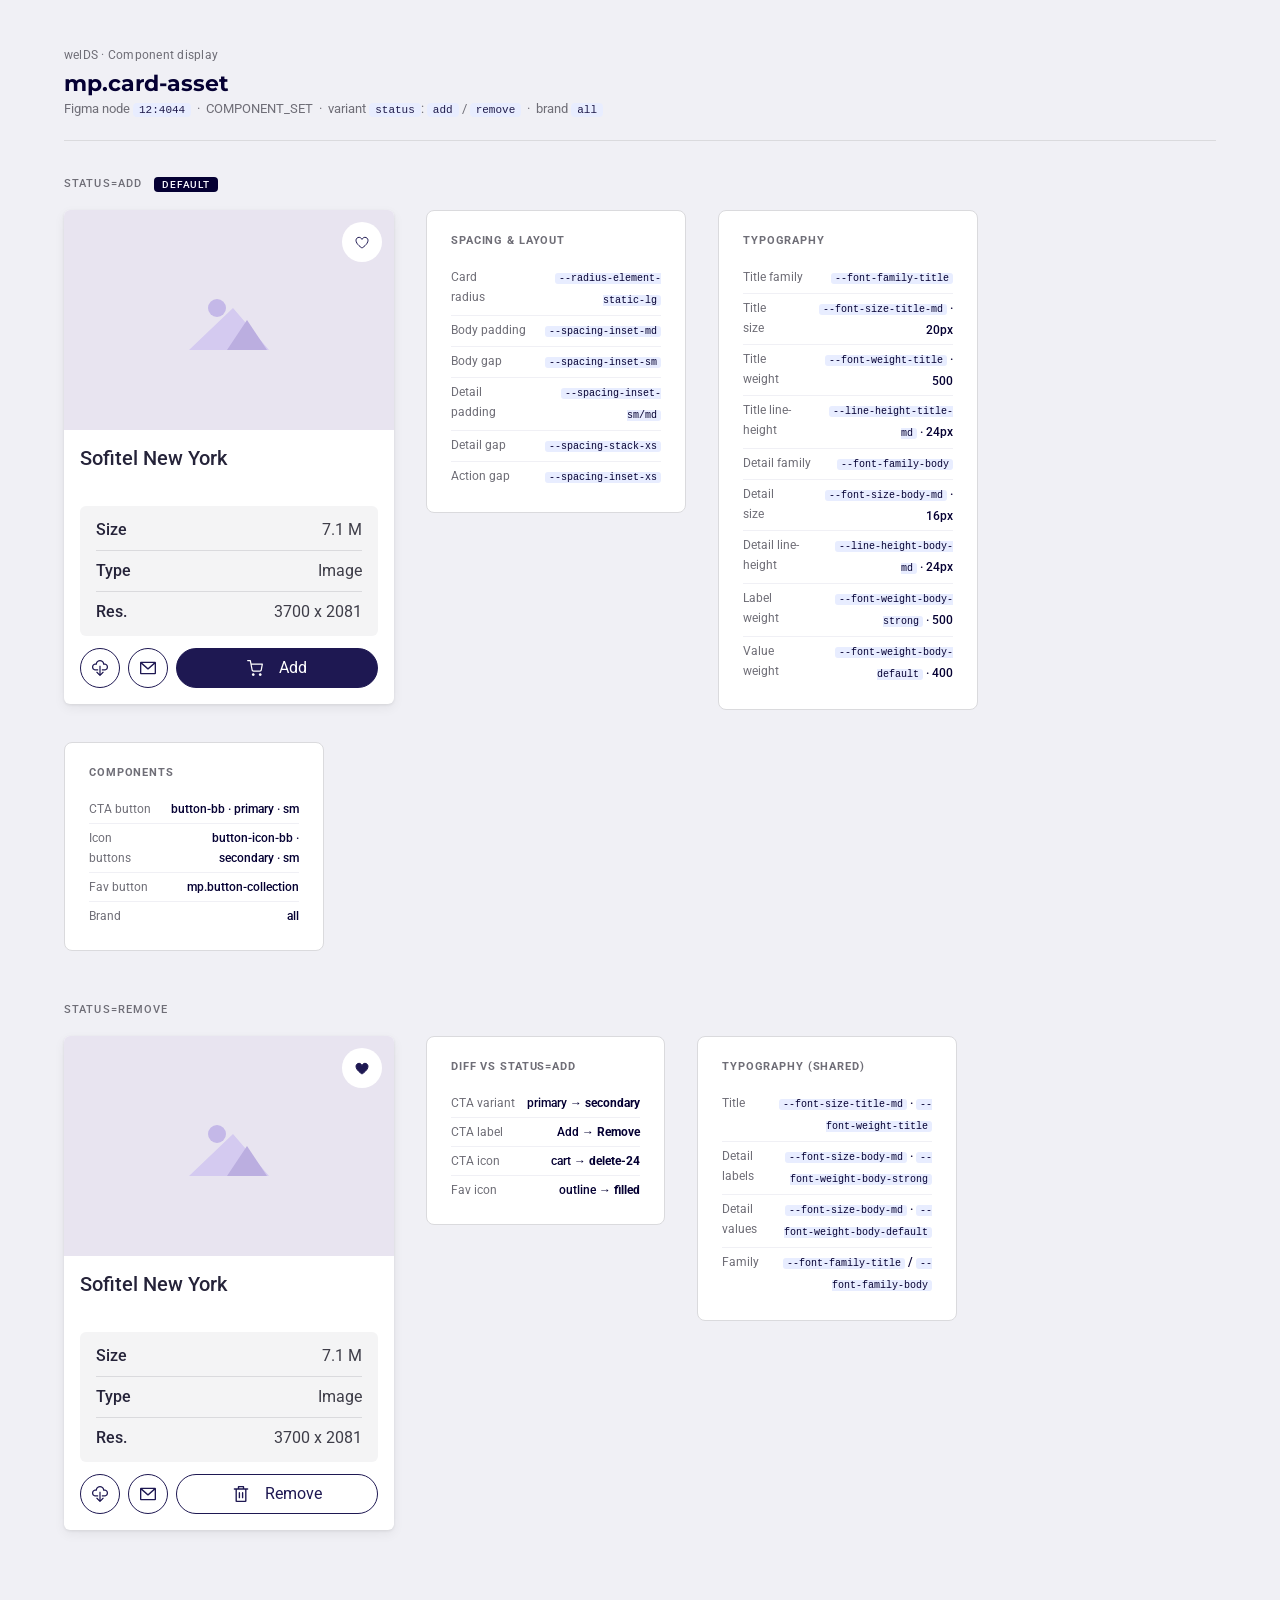
<file: card-asset-display.html>
<!DOCTYPE html>
<html lang="en">
<head>
  <meta charset="UTF-8" />
  <title>mp.card-asset — welDS component display</title>
  <meta name="viewport" content="width=device-width, initial-scale=1" />

  <!-- welDS: Google Fonts (brand: all) -->
  <link rel="preconnect" href="https://fonts.googleapis.com" />
  <link rel="preconnect" href="https://fonts.gstatic.com" crossorigin />
  <link href="https://fonts.googleapis.com/css2?family=Montserrat:wght@300;400;500;600;700&family=Roboto:wght@300;400;500;700&family=Unna:ital,wght@0,400;0,700;1,400&family=Noto+Sans:wght@300;400;500;600;700&family=Lato:wght@300;400;700&family=Gloock&family=Darker+Grotesque:wght@300;400;500;600;700&display=swap" rel="stylesheet" />

  <!-- welDS: foundation tokens + component CSS -->
  <link rel="stylesheet" href="assets/welds/base.css" />
  <link rel="stylesheet" href="assets/welds/brands-all.css" />
  <link rel="stylesheet" href="assets/welds/button.css" />
  <link rel="stylesheet" href="assets/welds/button-icon.css" />

  <style>
    /* ── Page shell ─────────────────────────────────────────────── */
    *, *::before, *::after { box-sizing: border-box; margin: 0; padding: 0; }

    body {
      font-family: 'Roboto', sans-serif;
      background: #f0f0f5;
      color: #1f1b4b;
      min-height: 100vh;
      padding: 48px 64px;
    }

    /* ── Page header ────────────────────────────────────────────── */
    .display-header {
      margin-bottom: 12px;
    }
    .display-header__breadcrumb {
      font-size: 12px;
      color: #6f6e77;
      margin-bottom: 8px;
      letter-spacing: 0.02em;
    }
    .display-header__title {
      font-family: 'Montserrat', sans-serif;
      font-size: 22px;
      font-weight: 700;
      color: #050033;
      margin-bottom: 4px;
    }
    .display-header__meta {
      font-size: 13px;
      color: #6f6e77;
    }
    .display-header__meta code {
      background: #e8edff;
      color: #1f1b4b;
      border-radius: 4px;
      padding: 1px 6px;
      font-size: 11px;
      font-family: 'Roboto Mono', monospace;
    }

    /* ── Divider ────────────────────────────────────────────────── */
    .display-divider {
      height: 1px;
      background: #dadadd;
      margin: 24px 0 36px;
    }

    /* ── Variant section ────────────────────────────────────────── */
    .display-section {
      margin-bottom: 52px;
    }
    .display-section__label {
      font-size: 11px;
      font-weight: 500;
      text-transform: uppercase;
      letter-spacing: 0.1em;
      color: #6f6e77;
      margin-bottom: 20px;
    }
    .display-section__label span {
      background: #050033;
      color: #f9f9ff;
      border-radius: 4px;
      padding: 2px 8px;
      font-size: 10px;
      letter-spacing: 0.08em;
      margin-left: 8px;
      vertical-align: middle;
    }

    /* ── Card container (for centering the card in the canvas) ─── */
    .display-canvas {
      display: flex;
      gap: 32px;
      flex-wrap: wrap;
      align-items: flex-start;
    }

    /* ═══════════════════════════════════════════════════════════════
       mp.card-asset  (Figma node 12:4044)
       Anatomy: image-product / title / detail-list / actions
    ═══════════════════════════════════════════════════════════════ */
    .mp-card-asset {
      width: 330px;
      background: #ffffff;
      border-radius: var(--radius-element-static-lg, 6px);
      overflow: visible;
      display: flex;
      flex-direction: column;
      position: relative;
      box-shadow: 0 1px 3px rgba(0,0,0,.08), 0 4px 12px rgba(0,0,0,.06);
    }

    /* ── web.image-product ──────────────────────────────────────── */
    .mp-card-asset__image {
      position: relative;
      width: 100%;
      aspect-ratio: 330 / 220;
      background: #e8e4f0;
      overflow: hidden;
      border-radius: var(--radius-element-static-lg, 6px) var(--radius-element-static-lg, 6px) 0 0;
      /* ensure card bottom corners stay rounded without relying on parent overflow:hidden */
      flex-shrink: 0;
    }
    .mp-card-asset__image img {
      width: 100%;
      height: 100%;
      object-fit: cover;
      display: block;
    }
    .mp-card-asset__image-placeholder {
      width: 100%;
      height: 100%;
      display: flex;
      align-items: center;
      justify-content: center;
    }

    /* Favorite overlay — web.button-icon-bb tertiary sm */
    .mp-card-asset__fav {
      position: absolute;
      top: var(--spacing-inset-sm, 12px);
      right: var(--spacing-inset-sm, 12px);
    }

    /* ── card body ──────────────────────────────────────────────── */
    .mp-card-asset__body {
      display: flex;
      flex-direction: column;
      gap: var(--spacing-inset-sm, 12px);
      padding: var(--spacing-inset-md, 16px);
      border-radius: 0 0 var(--radius-element-static-lg, 6px) var(--radius-element-static-lg, 6px);
      overflow: hidden;
    }

    /* title — always 2 lines tall, ellipsis if overflow */
    .mp-card-asset__title {
      font-family: 'Roboto', sans-serif;
      font-size: 20px;
      font-weight: 500;
      line-height: 24px;
      color: #252339;
      height: 48px; /* 2 × 24px — always reserved */
      display: -webkit-box;
      -webkit-line-clamp: 2;
      -webkit-box-orient: vertical;
      overflow: hidden;
    }

    /* web.separator-backed detail list */
    .mp-card-asset__details {
      background: #f4f4f5;
      border-radius: var(--radius-element-static-lg, 6px);
      padding: 12px 16px;
      display: flex;
      flex-direction: column;
      gap: 8px;
    }
    .mp-card-asset__detail-row {
      display: flex;
      align-items: center;
      justify-content: space-between;
      font-size: 16px;
      line-height: 24px;
    }
    .mp-card-asset__detail-label {
      font-weight: 500;
      color: #252339;
    }
    .mp-card-asset__detail-value {
      font-weight: 400;
      color: #3e3d48;
    }
    /* web.separator */
    .mp-card-asset__sep {
      height: 1px;
      background: #dadadd;
      margin: 0;
    }

    /* action row */
    .mp-card-asset__actions {
      display: flex;
      align-items: center;
      justify-content: flex-end;
      gap: var(--spacing-inset-xs, 8px);
    }
    /* icon buttons — 40×40px */
    .mp-card-asset__actions .welds-btn-icon {
      width: 40px;
      height: 40px;
      flex-shrink: 0;
    }
    /* CTA button — 40px tall, fills remaining space */
    .mp-card-asset__actions .welds-btn {
      height: 40px;
      flex: 1;
      justify-content: center;
      gap: var(--spacing-inset-xs, 8px);
      white-space: nowrap;
    }

    /* ══════════════════════════════════════════════════════════════
       mp.button-collection  (Figma node 75:3687)
       Base: web.button-icon · tertiary · sm  (40×40, r=100, p=12)
    ══════════════════════════════════════════════════════════════ */
    .mp-btn-collection {
      appearance: none;
      border: none;
      cursor: pointer;
      font: inherit;
      display: inline-flex;
      align-items: center;
      justify-content: center;
      width: 40px;
      height: 40px;
      padding: 12px;
      border-radius: 100px;
      flex-shrink: 0;
      background: #ffffff;
      color: #1e1852;
      transition: background 120ms ease, color 120ms ease, opacity 120ms ease;
    }
    .mp-btn-collection svg {
      width: 16px;
      height: 16px;
      flex-shrink: 0;
    }
    .mp-btn-collection:hover:not(:disabled) {
      background: #1e1852;
      color: #ffffff;
    }
    .mp-btn-collection:active:not(:disabled) {
      background: #544e85;
      color: #ffffff;
    }
    .mp-btn-collection:disabled {
      background: #ffffff;
      color: #1e1852;
      opacity: 0.38;
      cursor: not-allowed;
    }

    /* ── mp.button-collection tooltip ───────────────────────────── */
    .mp-btn-collection-wrap {
      position: relative;
      display: inline-flex;
    }
    .mp-btn-tooltip {
      position: absolute;
      bottom: calc(100% + 8px);
      left: 50%;
      transform: translateX(-50%);
      background: #ffffff;
      color: #1e1852;
      font-size: 13px;
      font-weight: 400;
      line-height: 20px;
      white-space: nowrap;
      padding: 8px 12px;
      border-radius: 6px;
      box-shadow: 0 2px 10px rgba(0,0,0,.18);
      pointer-events: none;
      opacity: 0;
      transition: opacity 120ms ease;
      z-index: 10;
    }
    .mp-btn-tooltip::after {
      content: '';
      position: absolute;
      top: 100%;
      left: 50%;
      transform: translateX(-50%);
      border: 6px solid transparent;
      border-top-color: #ffffff;
    }
    .mp-btn-collection-wrap:hover .mp-btn-tooltip {
      opacity: 1;
    }

    /* ── Spec annotation ────────────────────────────────────────── */
    .spec-box {
      background: #fff;
      border: 1px solid #dadadd;
      border-radius: 8px;
      padding: 20px 24px;
      font-size: 12px;
      color: #3e3d48;
      line-height: 20px;
      max-width: 260px;
      align-self: flex-start;
    }
    .spec-box__title {
      font-size: 11px;
      font-weight: 700;
      text-transform: uppercase;
      letter-spacing: 0.08em;
      color: #6f6e77;
      margin-bottom: 12px;
    }
    .spec-box__row {
      display: flex;
      justify-content: space-between;
      gap: 12px;
      padding: 4px 0;
      border-bottom: 1px solid #f0f0f5;
    }
    .spec-box__row:last-child { border-bottom: none; }
    .spec-box__key { color: #6f6e77; }
    .spec-box__val { font-weight: 500; color: #050033; text-align: right; }
    .spec-box__val code {
      background: #e8edff;
      border-radius: 3px;
      padding: 0 4px;
      font-size: 10px;
      font-family: monospace;
    }
  </style>
</head>
<body class="brand-all">

  <!-- Page header -->
  <div class="display-header">
    <div class="display-header__breadcrumb">welDS · Component display</div>
    <h1 class="display-header__title">mp.card-asset</h1>
    <p class="display-header__meta">
      Figma node <code>12:4044</code> &nbsp;·&nbsp;
      COMPONENT_SET &nbsp;·&nbsp;
      variant <code>status</code>: <code>add</code> / <code>remove</code> &nbsp;·&nbsp;
      brand <code>all</code>
    </p>
  </div>

  <div class="display-divider"></div>

  <!-- ── Variant: status=add ──────────────────────────────────── -->
  <div class="display-section">
    <div class="display-section__label">status=add <span>default</span></div>

    <div class="display-canvas">

      <!-- Card -->
      <article class="mp-card-asset">
        <!-- web.image-product -->
        <div class="mp-card-asset__image">
          <div class="mp-card-asset__image-placeholder">
            <svg width="80" height="60" viewBox="0 0 80 60" fill="none" aria-hidden="true">
              <rect width="80" height="60" fill="#e8e4f0"/>
              <circle cx="28" cy="18" r="9" fill="#c4b8e8"/>
              <polygon points="0,60 44,18 80,60" fill="#d4caf0"/>
              <polygon points="38,60 58,30 78,60" fill="#bbaee0"/>
            </svg>
          </div>
        </div>
        <!-- mp.button-collection / :collection=not added -->
        <div class="mp-card-asset__fav">
          <div class="mp-btn-collection-wrap">
            <button
              class="mp-btn-collection"
              data-collection="not added"
              type="button"
              aria-label="Add to collection"
            >
              <!-- favorite-24 outline -->
              <svg viewBox="0 0 24 24" fill="none" aria-hidden="true">
                <path d="M12 21C12 21 3 15.5 3 9.5C3 7.01 5.01 5 7.5 5C9.24 5 10.76 5.96 11.56 7.36L12 8.11L12.44 7.36C13.24 5.96 14.76 5 16.5 5C18.99 5 21 7.01 21 9.5C21 15.5 12 21 12 21Z" stroke="currentColor" stroke-width="1.5"/>
              </svg>
            </button>
            <span class="mp-btn-tooltip" role="tooltip">Add to collection</span>
          </div>
        </div>

        <!-- card body -->
        <div class="mp-card-asset__body">
          <!-- title -->
          <h2 class="mp-card-asset__title">Sofitel New York</h2>

          <!-- web.separator-backed detail list -->
          <div class="mp-card-asset__details">
            <div class="mp-card-asset__detail-row">
              <span class="mp-card-asset__detail-label">Size</span>
              <span class="mp-card-asset__detail-value">7.1 M</span>
            </div>
            <div class="mp-card-asset__sep" role="separator"></div>
            <div class="mp-card-asset__detail-row">
              <span class="mp-card-asset__detail-label">Type</span>
              <span class="mp-card-asset__detail-value">Image</span>
            </div>
            <div class="mp-card-asset__sep" role="separator"></div>
            <div class="mp-card-asset__detail-row">
              <span class="mp-card-asset__detail-label">Res.</span>
              <span class="mp-card-asset__detail-value">3700 x 2081</span>
            </div>
          </div>

          <!-- action row -->
          <div class="mp-card-asset__actions">
            <!-- web.button-icon-bb / secondary / sm — download -->
            <button class="welds-btn-icon" data-variant="secondary" data-size="sm" type="button" aria-label="Download">
              <span class="welds-btn-icon__slot">
                <svg width="16" height="16" viewBox="0 0 11.592 11.514" fill="currentColor" aria-hidden="true">
                  <path d="M8.907 2.469L8.876 2.469C8.72 1.769 8.33 1.142 7.77 0.693C7.21 0.245 6.514 0 5.796 0C5.078 0 4.382 0.245 3.822 0.693C3.262 1.142 2.872 1.769 2.716 2.469L2.685 2.469C2.338 2.455 1.991 2.511 1.666 2.634C1.341 2.757 1.044 2.944 0.793 3.185C0.542 3.425 0.343 3.714 0.207 4.034C0.07 4.353 0 4.697 0 5.045C0 5.392 0.07 5.736 0.207 6.056C0.343 6.376 0.542 6.664 0.793 6.905C1.044 7.146 1.341 7.333 1.666 7.456C1.991 7.579 2.338 7.635 2.685 7.62L4.463 7.62L4.463 6.731L2.685 6.731C2.456 6.743 2.227 6.708 2.012 6.629C1.798 6.549 1.601 6.427 1.435 6.269C1.269 6.111 1.137 5.921 1.046 5.711C0.956 5.5 0.909 5.274 0.909 5.045C0.909 4.816 0.956 4.589 1.046 4.378C1.137 4.168 1.269 3.978 1.435 3.82C1.601 3.662 1.798 3.54 2.012 3.461C2.227 3.381 2.456 3.346 2.685 3.358L3.503 3.358L3.538 2.954C3.588 2.389 3.848 1.864 4.266 1.482C4.684 1.1 5.23 0.887 5.796 0.887C6.362 0.887 6.908 1.1 7.326 1.482C7.744 1.864 8.004 2.389 8.054 2.954L8.089 3.358L8.907 3.358C9.136 3.346 9.365 3.381 9.579 3.461C9.794 3.54 9.991 3.662 10.157 3.82C10.323 3.978 10.455 4.168 10.546 4.378C10.636 4.589 10.683 4.816 10.683 5.045C10.683 5.274 10.636 5.5 10.546 5.711C10.455 5.921 10.323 6.111 10.157 6.269C9.991 6.427 9.794 6.549 9.579 6.629C9.365 6.708 9.136 6.743 8.907 6.731L7.129 6.731L7.129 7.62L8.907 7.62C9.254 7.635 9.601 7.579 9.926 7.456C10.251 7.333 10.548 7.146 10.799 6.905C11.049 6.664 11.249 6.376 11.385 6.056C11.522 5.736 11.592 5.392 11.592 5.045C11.592 4.697 11.522 4.353 11.385 4.034C11.249 3.714 11.049 3.425 10.799 3.185C10.548 2.944 10.251 2.757 9.926 2.634C9.601 2.511 9.254 2.455 8.907 2.469Z"/>
                  <path d="M8.351 8.531C8.268 8.449 8.156 8.402 8.038 8.402C7.921 8.402 7.808 8.449 7.725 8.531L6.24 10.016L6.24 4.505C6.24 4.387 6.194 4.274 6.11 4.19C6.027 4.107 5.914 4.06 5.796 4.06C5.678 4.06 5.565 4.107 5.482 4.19C5.398 4.274 5.351 4.387 5.351 4.505L5.351 10.016L3.867 8.531C3.784 8.449 3.671 8.402 3.554 8.402C3.436 8.402 3.324 8.449 3.24 8.531C3.199 8.573 3.166 8.622 3.143 8.676C3.12 8.73 3.109 8.788 3.109 8.847C3.109 8.906 3.12 8.964 3.143 9.018C3.166 9.072 3.199 9.121 3.24 9.162L5.463 11.385C5.504 11.428 5.554 11.463 5.609 11.487C5.652 11.502 5.697 11.511 5.743 11.514L5.796 11.514C5.856 11.515 5.915 11.503 5.969 11.478C5.994 11.465 6.018 11.45 6.04 11.434C6.065 11.419 6.089 11.403 6.111 11.385L8.334 9.14C8.414 9.06 8.46 8.953 8.463 8.839C8.467 8.726 8.427 8.616 8.351 8.531Z"/>
                </svg>
              </span>
            </button>
            <!-- web.button-icon-bb / secondary / sm — email -->
            <button class="welds-btn-icon" data-variant="secondary" data-size="sm" type="button" aria-label="Share by email">
              <span class="welds-btn-icon__slot">
                <svg width="16" height="16" viewBox="0 0 12 9.334" fill="currentColor" aria-hidden="true">
                  <path fill-rule="evenodd" d="M1 1.623L1 8.333L11 8.333L11 1.623L6.329 5.71C6.141 5.875 5.859 5.875 5.671 5.71L1 1.623ZM10.193 1L1.807 1L6 4.669L10.193 1ZM0 0.667C0 0.298 0.298 0 0.667 0L11.333 0C11.702 0 12 0.298 12 0.667L12 8.667C12 9.035 11.702 9.333 11.333 9.333L0.667 9.333C0.298 9.333 0 9.035 0 8.667L0 0.667Z"/>
                </svg>
              </span>
            </button>
            <!-- web.button-bb / primary / sm — Add -->
            <button class="welds-btn" data-variant="primary" data-size="sm" type="button" aria-label="Add to collection">
              <span class="welds-btn__icon">
                <!-- cart icon — figma: 💠 cart (19.5×19.655) -->
                <svg width="16" height="16" viewBox="0 0 19.5 19.655" fill="currentColor" aria-hidden="true">
                  <path fill-rule="evenodd" d="M7.607 17.94C7.634 17.94 7.655 17.919 7.655 17.893C7.655 17.867 7.634 17.845 7.607 17.845C7.581 17.845 7.56 17.867 7.56 17.893C7.56 17.919 7.581 17.94 7.607 17.94ZM5.845 17.893C5.845 16.92 6.634 16.131 7.607 16.131C8.58 16.131 9.369 16.92 9.369 17.893C9.369 18.866 8.58 19.655 7.607 19.655C6.634 19.655 5.845 18.866 5.845 17.893Z"/>
                  <path fill-rule="evenodd" d="M16.178 17.94C16.205 17.94 16.226 17.919 16.226 17.893C16.226 17.867 16.205 17.845 16.178 17.845C16.152 17.845 16.131 17.867 16.131 17.893C16.131 17.919 16.152 17.94 16.178 17.94ZM14.417 17.893C14.417 16.92 15.205 16.131 16.178 16.131C17.152 16.131 17.94 16.92 17.94 17.893C17.94 18.866 17.152 19.655 16.178 19.655C15.205 19.655 14.417 18.866 14.417 17.893Z"/>
                  <path fill-rule="evenodd" d="M0 0.75C0 0.336 0.336 0 0.75 0L4.023 0C4.383 0 4.692 0.256 4.759 0.609L5.462 4.286L18.75 4.286C18.972 4.286 19.183 4.384 19.326 4.555C19.468 4.726 19.528 4.951 19.488 5.17L18.179 12.361L18.178 12.367C18.072 12.926 17.78 13.435 17.346 13.802C16.912 14.167 16.365 14.366 15.798 14.357L7.859 14.357C7.292 14.366 6.744 14.167 6.311 13.802C5.876 13.435 5.585 12.926 5.479 12.367L4.111 5.21C4.106 5.188 4.102 5.167 4.099 5.144L3.402 1.5L0.75 1.5C0.336 1.5 0 1.164 0 0.75ZM5.748 5.786L6.952 12.087C6.996 12.317 7.114 12.517 7.278 12.655C7.441 12.792 7.639 12.861 7.837 12.857L7.852 12.857L15.805 12.857L15.82 12.857C16.018 12.861 16.216 12.792 16.379 12.655C16.542 12.517 16.66 12.319 16.704 12.09L16.704 12.087L17.851 5.786L5.748 5.786Z"/>
                </svg>
              </span>
              <span class="welds-btn__wrapper">Add</span>
            </button>
          </div>
        </div>
      </article>

      <!-- Spec -->
      <div class="spec-box">
        <div class="spec-box__title">Spacing &amp; layout</div>
        <div class="spec-box__row"><span class="spec-box__key">Card radius</span><span class="spec-box__val"><code>--radius-element-static-lg</code></span></div>
        <div class="spec-box__row"><span class="spec-box__key">Body padding</span><span class="spec-box__val"><code>--spacing-inset-md</code></span></div>
        <div class="spec-box__row"><span class="spec-box__key">Body gap</span><span class="spec-box__val"><code>--spacing-inset-sm</code></span></div>
        <div class="spec-box__row"><span class="spec-box__key">Detail padding</span><span class="spec-box__val"><code>--spacing-inset-sm/md</code></span></div>
        <div class="spec-box__row"><span class="spec-box__key">Detail gap</span><span class="spec-box__val"><code>--spacing-stack-xs</code></span></div>
        <div class="spec-box__row"><span class="spec-box__key">Action gap</span><span class="spec-box__val"><code>--spacing-inset-xs</code></span></div>
      </div>

      <div class="spec-box">
        <div class="spec-box__title">Typography</div>
        <div class="spec-box__row"><span class="spec-box__key">Title family</span><span class="spec-box__val"><code>--font-family-title</code></span></div>
        <div class="spec-box__row"><span class="spec-box__key">Title size</span><span class="spec-box__val"><code>--font-size-title-md</code> · 20px</span></div>
        <div class="spec-box__row"><span class="spec-box__key">Title weight</span><span class="spec-box__val"><code>--font-weight-title</code> · 500</span></div>
        <div class="spec-box__row"><span class="spec-box__key">Title line-height</span><span class="spec-box__val"><code>--line-height-title-md</code> · 24px</span></div>
        <div class="spec-box__row"><span class="spec-box__key">Detail family</span><span class="spec-box__val"><code>--font-family-body</code></span></div>
        <div class="spec-box__row"><span class="spec-box__key">Detail size</span><span class="spec-box__val"><code>--font-size-body-md</code> · 16px</span></div>
        <div class="spec-box__row"><span class="spec-box__key">Detail line-height</span><span class="spec-box__val"><code>--line-height-body-md</code> · 24px</span></div>
        <div class="spec-box__row"><span class="spec-box__key">Label weight</span><span class="spec-box__val"><code>--font-weight-body-strong</code> · 500</span></div>
        <div class="spec-box__row"><span class="spec-box__key">Value weight</span><span class="spec-box__val"><code>--font-weight-body-default</code> · 400</span></div>
      </div>

      <div class="spec-box">
        <div class="spec-box__title">Components</div>
        <div class="spec-box__row"><span class="spec-box__key">CTA button</span><span class="spec-box__val">button-bb · primary · sm</span></div>
        <div class="spec-box__row"><span class="spec-box__key">Icon buttons</span><span class="spec-box__val">button-icon-bb · secondary · sm</span></div>
        <div class="spec-box__row"><span class="spec-box__key">Fav button</span><span class="spec-box__val">mp.button-collection</span></div>
        <div class="spec-box__row"><span class="spec-box__key">Brand</span><span class="spec-box__val">all</span></div>
      </div>

    </div>
  </div>

  <!-- ── Variant: status=remove ───────────────────────────────── -->
  <div class="display-section">
    <div class="display-section__label">status=remove</div>

    <div class="display-canvas">

      <article class="mp-card-asset">
        <!-- web.image-product (same image area) -->
        <div class="mp-card-asset__image">
          <div class="mp-card-asset__image-placeholder">
            <svg width="80" height="60" viewBox="0 0 80 60" fill="none" aria-hidden="true">
              <rect width="80" height="60" fill="#e8e4f0"/>
              <circle cx="28" cy="18" r="9" fill="#c4b8e8"/>
              <polygon points="0,60 44,18 80,60" fill="#d4caf0"/>
              <polygon points="38,60 58,30 78,60" fill="#bbaee0"/>
            </svg>
          </div>
        </div>
        <!-- mp.button-collection / :collection=added -->
        <div class="mp-card-asset__fav">
          <div class="mp-btn-collection-wrap">
            <button
              class="mp-btn-collection"
              data-collection="added"
              type="button"
              aria-label="Add to collection"
            >
              <!-- favorite-filled-24 -->
              <svg viewBox="0 0 24 24" aria-hidden="true">
                <path d="M12 21C12 21 3 15.5 3 9.5C3 7.01 5.01 5 7.5 5C9.24 5 10.76 5.96 11.56 7.36L12 8.11L12.44 7.36C13.24 5.96 14.76 5 16.5 5C18.99 5 21 7.01 21 9.5C21 15.5 12 21 12 21Z" fill="currentColor" stroke="currentColor" stroke-width="1.5"/>
              </svg>
            </button>
            <span class="mp-btn-tooltip" role="tooltip">Add to collection</span>
          </div>
        </div>

        <div class="mp-card-asset__body">
          <h2 class="mp-card-asset__title">Sofitel New York</h2>

          <div class="mp-card-asset__details">
            <div class="mp-card-asset__detail-row">
              <span class="mp-card-asset__detail-label">Size</span>
              <span class="mp-card-asset__detail-value">7.1 M</span>
            </div>
            <div class="mp-card-asset__sep" role="separator"></div>
            <div class="mp-card-asset__detail-row">
              <span class="mp-card-asset__detail-label">Type</span>
              <span class="mp-card-asset__detail-value">Image</span>
            </div>
            <div class="mp-card-asset__sep" role="separator"></div>
            <div class="mp-card-asset__detail-row">
              <span class="mp-card-asset__detail-label">Res.</span>
              <span class="mp-card-asset__detail-value">3700 x 2081</span>
            </div>
          </div>

          <div class="mp-card-asset__actions">
            <button class="welds-btn-icon" data-variant="secondary" data-size="sm" type="button" aria-label="Download">
              <span class="welds-btn-icon__slot">
                <svg width="16" height="16" viewBox="0 0 11.592 11.514" fill="currentColor" aria-hidden="true">
                  <path d="M8.907 2.469L8.876 2.469C8.72 1.769 8.33 1.142 7.77 0.693C7.21 0.245 6.514 0 5.796 0C5.078 0 4.382 0.245 3.822 0.693C3.262 1.142 2.872 1.769 2.716 2.469L2.685 2.469C2.338 2.455 1.991 2.511 1.666 2.634C1.341 2.757 1.044 2.944 0.793 3.185C0.542 3.425 0.343 3.714 0.207 4.034C0.07 4.353 0 4.697 0 5.045C0 5.392 0.07 5.736 0.207 6.056C0.343 6.376 0.542 6.664 0.793 6.905C1.044 7.146 1.341 7.333 1.666 7.456C1.991 7.579 2.338 7.635 2.685 7.62L4.463 7.62L4.463 6.731L2.685 6.731C2.456 6.743 2.227 6.708 2.012 6.629C1.798 6.549 1.601 6.427 1.435 6.269C1.269 6.111 1.137 5.921 1.046 5.711C0.956 5.5 0.909 5.274 0.909 5.045C0.909 4.816 0.956 4.589 1.046 4.378C1.137 4.168 1.269 3.978 1.435 3.82C1.601 3.662 1.798 3.54 2.012 3.461C2.227 3.381 2.456 3.346 2.685 3.358L3.503 3.358L3.538 2.954C3.588 2.389 3.848 1.864 4.266 1.482C4.684 1.1 5.23 0.887 5.796 0.887C6.362 0.887 6.908 1.1 7.326 1.482C7.744 1.864 8.004 2.389 8.054 2.954L8.089 3.358L8.907 3.358C9.136 3.346 9.365 3.381 9.579 3.461C9.794 3.54 9.991 3.662 10.157 3.82C10.323 3.978 10.455 4.168 10.546 4.378C10.636 4.589 10.683 4.816 10.683 5.045C10.683 5.274 10.636 5.5 10.546 5.711C10.455 5.921 10.323 6.111 10.157 6.269C9.991 6.427 9.794 6.549 9.579 6.629C9.365 6.708 9.136 6.743 8.907 6.731L7.129 6.731L7.129 7.62L8.907 7.62C9.254 7.635 9.601 7.579 9.926 7.456C10.251 7.333 10.548 7.146 10.799 6.905C11.049 6.664 11.249 6.376 11.385 6.056C11.522 5.736 11.592 5.392 11.592 5.045C11.592 4.697 11.522 4.353 11.385 4.034C11.249 3.714 11.049 3.425 10.799 3.185C10.548 2.944 10.251 2.757 9.926 2.634C9.601 2.511 9.254 2.455 8.907 2.469Z"/>
                  <path d="M8.351 8.531C8.268 8.449 8.156 8.402 8.038 8.402C7.921 8.402 7.808 8.449 7.725 8.531L6.24 10.016L6.24 4.505C6.24 4.387 6.194 4.274 6.11 4.19C6.027 4.107 5.914 4.06 5.796 4.06C5.678 4.06 5.565 4.107 5.482 4.19C5.398 4.274 5.351 4.387 5.351 4.505L5.351 10.016L3.867 8.531C3.784 8.449 3.671 8.402 3.554 8.402C3.436 8.402 3.324 8.449 3.24 8.531C3.199 8.573 3.166 8.622 3.143 8.676C3.12 8.73 3.109 8.788 3.109 8.847C3.109 8.906 3.12 8.964 3.143 9.018C3.166 9.072 3.199 9.121 3.24 9.162L5.463 11.385C5.504 11.428 5.554 11.463 5.609 11.487C5.652 11.502 5.697 11.511 5.743 11.514L5.796 11.514C5.856 11.515 5.915 11.503 5.969 11.478C5.994 11.465 6.018 11.45 6.04 11.434C6.065 11.419 6.089 11.403 6.111 11.385L8.334 9.14C8.414 9.06 8.46 8.953 8.463 8.839C8.467 8.726 8.427 8.616 8.351 8.531Z"/>
                </svg>
              </span>
            </button>
            <button class="welds-btn-icon" data-variant="secondary" data-size="sm" type="button" aria-label="Share by email">
              <span class="welds-btn-icon__slot">
                <svg width="16" height="16" viewBox="0 0 12 9.334" fill="currentColor" aria-hidden="true">
                  <path fill-rule="evenodd" d="M1 1.623L1 8.333L11 8.333L11 1.623L6.329 5.71C6.141 5.875 5.859 5.875 5.671 5.71L1 1.623ZM10.193 1L1.807 1L6 4.669L10.193 1ZM0 0.667C0 0.298 0.298 0 0.667 0L11.333 0C11.702 0 12 0.298 12 0.667L12 8.667C12 9.035 11.702 9.333 11.333 9.333L0.667 9.333C0.298 9.333 0 9.035 0 8.667L0 0.667Z"/>
                </svg>
              </span>
            </button>
            <!-- web.button-bb / secondary / sm — Remove -->
            <button class="welds-btn" data-variant="secondary" data-size="sm" type="button" aria-label="Add to collection">
              <span class="welds-btn__icon">
                <!-- delete-24 — figma: 💠 delete-24 (16×17.5) -->
                <svg width="16" height="16" viewBox="0 0 16 17.5" fill="currentColor" aria-hidden="true">
                  <path d="M15.25 2.5L11.5 2.5L11.5 1C11.5 0.45 11.05 0 10.5 0L5.5 0C4.95 0 4.5 0.45 4.5 1L4.5 2.5L0.75 2.5C0.34 2.5 0 2.84 0 3.25C0 3.66 0.34 4 0.75 4L2 4L2 16.5C2 17.05 2.45 17.5 3 17.5L13 17.5C13.55 17.5 14 17.05 14 16.5L14 4L15.25 4C15.66 4 16 3.66 16 3.25C16 2.84 15.66 2.5 15.25 2.5ZM6 1.5L10 1.5L10 2.5L6 2.5L6 1.5ZM12.5 16L3.5 16L3.5 4L12.5 4L12.5 16ZM6.25 13.5C6.66 13.5 7 13.16 7 12.75L7 7.25C7 6.84 6.66 6.5 6.25 6.5C5.84 6.5 5.5 6.84 5.5 7.25L5.5 12.75C5.5 13.16 5.84 13.5 6.25 13.5ZM9.75 13.5C10.16 13.5 10.5 13.16 10.5 12.75L10.5 7.25C10.5 6.84 10.16 6.5 9.75 6.5C9.34 6.5 9 6.84 9 7.25L9 12.75C9 13.16 9.34 13.5 9.75 13.5Z"/>
                </svg>
              </span>
              <span class="welds-btn__wrapper">Remove</span>
            </button>
          </div>
        </div>
      </article>

      <!-- Spec -->
      <div class="spec-box">
        <div class="spec-box__title">Diff vs status=add</div>
        <div class="spec-box__row"><span class="spec-box__key">CTA variant</span><span class="spec-box__val">primary → <strong>secondary</strong></span></div>
        <div class="spec-box__row"><span class="spec-box__key">CTA label</span><span class="spec-box__val">Add → <strong>Remove</strong></span></div>
        <div class="spec-box__row"><span class="spec-box__key">CTA icon</span><span class="spec-box__val">cart → <strong>delete-24</strong></span></div>
        <div class="spec-box__row"><span class="spec-box__key">Fav icon</span><span class="spec-box__val">outline → <strong>filled</strong></span></div>
      </div>

      <div class="spec-box">
        <div class="spec-box__title">Typography (shared)</div>
        <div class="spec-box__row"><span class="spec-box__key">Title</span><span class="spec-box__val"><code>--font-size-title-md</code> · <code>--font-weight-title</code></span></div>
        <div class="spec-box__row"><span class="spec-box__key">Detail labels</span><span class="spec-box__val"><code>--font-size-body-md</code> · <code>--font-weight-body-strong</code></span></div>
        <div class="spec-box__row"><span class="spec-box__key">Detail values</span><span class="spec-box__val"><code>--font-size-body-md</code> · <code>--font-weight-body-default</code></span></div>
        <div class="spec-box__row"><span class="spec-box__key">Family</span><span class="spec-box__val"><code>--font-family-title</code> / <code>--font-family-body</code></span></div>
      </div>

    </div>
  </div>

</body>
</html>
</file>
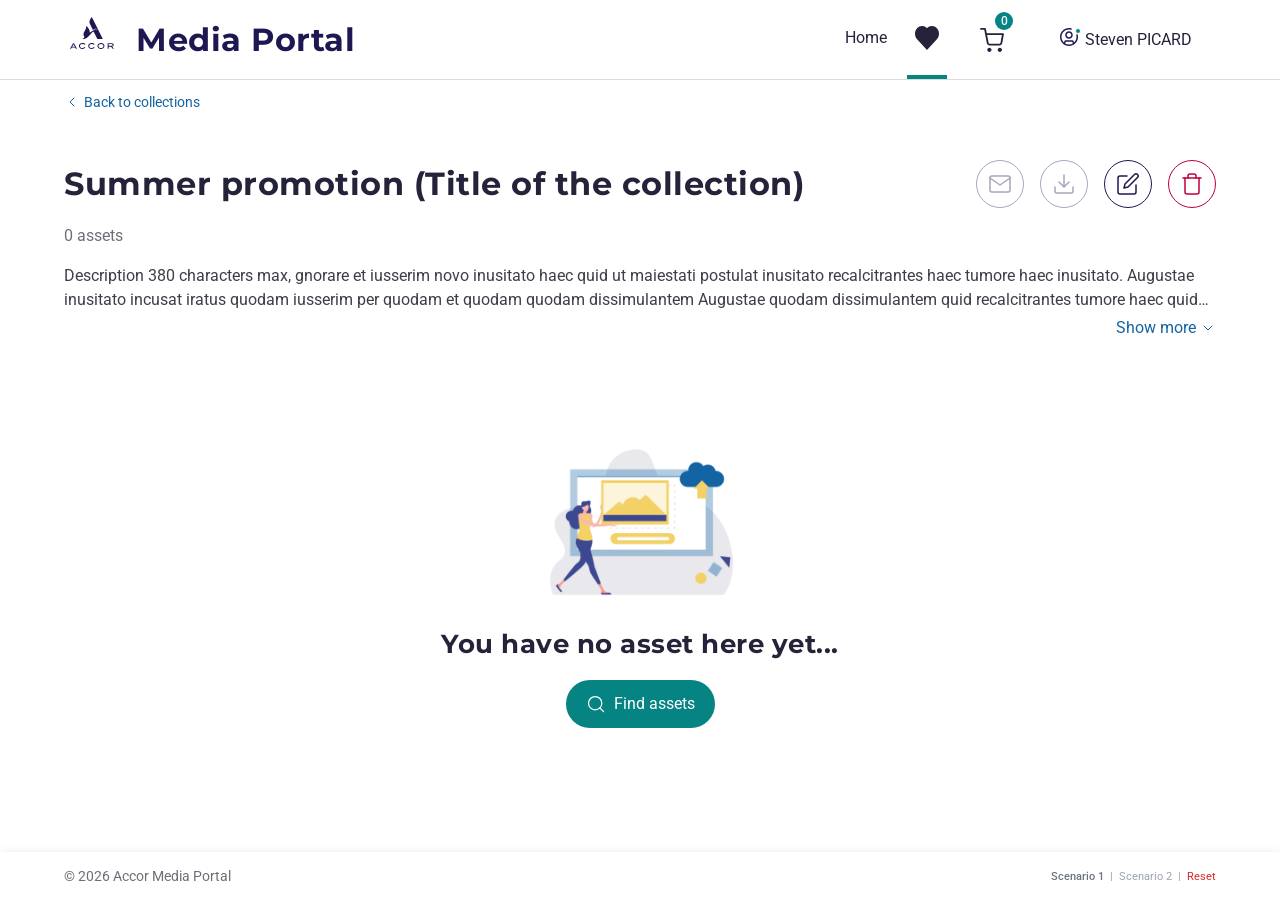
<file: collection.html>
<!DOCTYPE html>
<html lang="en">
<head>
  <meta charset="UTF-8" />
  <title>Summer Promotion – Accor Media Portal</title>
  <meta name="viewport" content="width=device-width, initial-scale=1" />
  <link rel="preconnect" href="https://fonts.googleapis.com" />
  <link rel="preconnect" href="https://fonts.gstatic.com" crossorigin />
  <link href="https://fonts.googleapis.com/css2?family=Montserrat:wght@700&family=Roboto:wght@400;500&display=swap" rel="stylesheet" />
  <link rel="stylesheet" href="components/components.css?v=7" />
  <style>
    /* ── Breadcrumb ──────────────────────────────────────────────────── */
    .breadcrumb {
      display: flex;
      align-items: center;
      gap: 4px;
      padding: 12px var(--grid-margin);
      flex-shrink: 0;
    }
    .breadcrumb__link {
      display: flex;
      align-items: center;
      gap: 4px;
      font-size: 14px;
      line-height: 20px;
      color: var(--color-link);
      cursor: pointer;
      background: none;
      border: none;
      transition: text-decoration 120ms;
    }
    .breadcrumb__link:hover { text-decoration: underline; }

    /* ── Main content ────────────────────────────────────────────────── */
    .coll-main {
      flex: 1;
      padding: 36px var(--grid-margin);
      display: flex;
      flex-direction: column;
      gap: 16px;
    }

    /* ── Top: title + actions ────────────────────────────────────────── */
    .coll-top {
      display: flex;
      flex-direction: column;
      gap: 16px;
    }
    .coll-title-row {
      display: flex;
      align-items: center;
      gap: 16px;
    }
    .coll-title {
      flex: 1;
      font-family: var(--font-display);
      font-size: 32px;
      font-weight: 700;
      line-height: 40px;
      letter-spacing: 0.5px;
      color: var(--color-on-surface-hi);
    }
    .coll-actions {
      display: flex;
      align-items: center;
      gap: 16px;
      flex-shrink: 0;
    }
    .btn-icon-circle {
      display: flex;
      align-items: center;
      justify-content: center;
      width: 48px;
      height: 48px;
      border-radius: 100px;
      border: 1px solid var(--color-primary);
      color: var(--color-primary);
      background: none;
      cursor: pointer;
      transition: background 120ms, color 120ms;
      flex-shrink: 0;
    }
    .btn-icon-circle:hover { background: rgba(30,24,82,.06); }
    .btn-icon-circle--danger {
      border-color: var(--color-danger);
      color: var(--color-danger);
    }
    .btn-icon-circle--danger:hover { background: rgba(190,0,60,.06); }

    /* ── Asset count ─────────────────────────────────────────────────── */
    .coll-count {
      font-size: 16px;
      line-height: 24px;
      color: var(--color-on-surface-low);
    }

    /* ── Description ─────────────────────────────────────────────────── */
    .coll-desc {
      position: relative;
    }
    .coll-desc__text {
      font-size: 16px;
      line-height: 24px;
      color: var(--color-on-surface-mid);
      overflow: hidden;
      display: -webkit-box;
      -webkit-line-clamp: 2;
      -webkit-box-orient: vertical;
    }
    .coll-desc__text.is-expanded {
      -webkit-line-clamp: unset;
      display: block;
    }
    .coll-desc__toggle {
      display: flex;
      justify-content: flex-end;
      align-items: center;
      gap: 4px;
      width: 100%;
      margin-top: 4px;
      font-size: 16px;
      line-height: 24px;
      color: var(--color-link);
      background: none;
      border: none;
      cursor: pointer;
      white-space: nowrap;
    }
    .coll-desc__toggle:hover { text-decoration: underline; }
    .coll-desc__toggle[hidden] { display: none !important; }

    /* ── Asset section ───────────────────────────────────────────────── */
    .coll-assets {
      display: flex;
      flex-direction: column;
      gap: 16px;
      margin-top: 8px;
    }

    /* ── Empty state ─────────────────────────────────────────────────── */
    .coll-assets-empty {
      display: flex;
      flex-direction: column;
      align-items: center;
      gap: 20px;
      padding: 44px 0;
    }
    .coll-assets-empty[hidden] { display: none; }
    .coll-assets-empty__img {
      width: 280px;
      height: auto;
    }
    .coll-assets-empty__title {
      font-family: var(--font-display);
      font-weight: 700;
      font-size: 26px;
      line-height: 32px;
      letter-spacing: 0.5px;
      color: var(--color-on-surface-hi);
      text-align: center;
    }
    .coll-assets-empty__cta {
      display: flex;
      align-items: center;
      gap: 8px;
      padding: 12px 20px;
      background: var(--color-accent);
      color: #fff;
      font-size: 16px;
      line-height: 24px;
      border: none;
      border-radius: 100px;
      cursor: pointer;
      transition: background 120ms;
    }
    .coll-assets-empty__cta:hover { background: #046f6f; }

    /* Disabled top-right action buttons */
    .btn-icon-circle.is-disabled {
      opacity: 0.38;
      pointer-events: none;
      cursor: default;
    }

    /* ── Action bar ──────────────────────────────────────────────────── */
    .asset-action-bar {
      display: flex;
      align-items: center;
      gap: 16px;
    }
    .btn-asset-action {
      display: flex;
      align-items: center;
      gap: 4px;
      padding: 8px 16px;
      border-radius: var(--br-full);
      border: 1px solid var(--color-primary);
      font-family: var(--font-label);
      font-size: 16px;
      line-height: 24px;
      color: var(--color-primary);
      background: none;
      cursor: pointer;
      transition: background 120ms, opacity 120ms;
      white-space: nowrap;
    }
    .btn-asset-action:hover:not(.is-disabled) { background: rgba(30,24,82,.06); }
    .btn-asset-action.is-disabled {
      opacity: 0.38;
      cursor: default;
      pointer-events: none;
    }
    .btn-asset-action--danger {
      border-color: var(--color-danger);
      color: var(--color-danger);
    }
    .btn-asset-action--danger:hover:not(.is-disabled) { background: rgba(190,0,60,.06); }

    /* "Select all" button: border + checkmark icon */
    .btn-asset-action--select-all {
      border-color: var(--color-primary);
      color: var(--color-primary);
    }

    /* Selection counter */
    .select-counter-sep {
      width: 1px;
      height: 24px;
      background: var(--color-outline-low);
      flex-shrink: 0;
    }
    .select-counter {
      font-size: 16px;
      line-height: 24px;
      color: var(--color-on-surface-low);
      white-space: nowrap;
    }

    /* ── Asset card grid ─────────────────────────────────────────────── */
    .asset-grid {
      display: grid;
      grid-template-columns: repeat(4, minmax(0, 1fr));
      gap: 24px;
    }
    .asset-row {
      display: contents; /* transparent to grid — keeps JS structure unchanged */
    }
    .asset-card {
      width: auto;
      display: flex;
      flex-direction: column;
      gap: 8px;
      cursor: pointer;
    }
    .asset-card__thumb {
      width: 100%;
      aspect-ratio: 309 / 213;
      border-radius: var(--br-surface);
      cursor: pointer;
      overflow: hidden;
      position: relative;
      flex-shrink: 0;
    }
    .asset-card__thumb img {
      width: 100%;
      height: 100%;
      object-fit: cover;
      display: block;
    }
    /* Checkbox overlay (select mode) */
    .asset-card__checkbox {
      position: absolute;
      top: 10px;
      left: 10px;
      width: 18px;
      height: 18px;
      border-radius: 3px;
      border: 1.5px solid var(--color-outline-hi);
      background: #fff;
      display: none;
      align-items: center;
      justify-content: center;
      box-shadow: 0 1px 3px rgba(0,0,0,.15);
      cursor: pointer;
      transition: background 120ms, border-color 120ms;
    }
    .select-mode .asset-card__checkbox { display: flex; }
    .asset-card.is-selected .asset-card__checkbox {
      background: var(--color-primary);
      border-color: var(--color-primary);
    }
    .asset-card.is-selected .asset-card__checkbox::after {
      content: '';
      width: 10px;
      height: 6px;
      border-left: 2px solid #fff;
      border-bottom: 2px solid #fff;
      transform: rotate(-45deg) translate(1px, -1px);
    }

    .asset-card__body {
      display: flex;
      flex-direction: column;
      gap: 8px;
    }
    .asset-card__title-row {
      display: flex;
      align-items: baseline;
      gap: 8px;
    }
    .asset-card__title {
      flex: 1;
      font-family: var(--font-display);
      font-size: 20px;
      font-weight: 700;
      line-height: 24px;
      letter-spacing: 0.5px;
      color: var(--color-on-surface-hi);
      height: 48px;
      overflow: hidden;
      display: -webkit-box;
      -webkit-line-clamp: 2;
      -webkit-box-orient: vertical;
      cursor: pointer;
    }
    .asset-card__title:hover { text-decoration: underline; }
    .asset-card__menu-btn {
      display: flex;
      align-items: center;
      justify-content: center;
      width: 36px;
      height: 36px;
      border-radius: 100px;
      border: none;
      background: none;
      color: var(--color-on-surface-hi);
      cursor: pointer;
      flex-shrink: 0;
      transition: background 120ms;
      position: relative;
    }
    .asset-card__menu-btn:hover { background: rgba(30,24,82,.06); }

    /* Card context menu */
    .card-ctx-menu {
      position: absolute;
      top: calc(100% + 4px);
      right: 0;
      min-width: 220px;
      background: var(--color-surface-container-low);
      border-radius: var(--br-surface);
      box-shadow: 0 8px 16px rgba(0,0,0,.05);
      z-index: 50;
      overflow: hidden;
    }
    .card-ctx-menu__item {
      display: flex;
      align-items: center;
      gap: 16px;
      width: 100%;
      padding: 12px 16px;
      font-family: var(--font-body);
      font-size: 16px;
      line-height: 24px;
      color: var(--color-on-surface-mid);
      background: none;
      border: none;
      cursor: pointer;
      text-align: left;
      transition: background 120ms;
    }
    .card-ctx-menu__item:hover { background: rgba(6,132,132,.08); }
    .card-ctx-menu__item--danger {
      color: var(--color-danger);
    }
    .card-ctx-menu__item--danger:hover { background: rgba(186,31,26,.06); }

    /* "See asset details" link */
    .asset-card__link {
      display: flex;
      align-items: center;
      gap: 4px;
      font-size: 16px;
      line-height: 24px;
      color: var(--color-link);
      background: none;
      border: none;
      cursor: pointer;
      padding: 0;
      font-family: var(--font-body);
    }
    .asset-card__link:hover { text-decoration: underline; }

    .card-ctx-menu[hidden] { display: none; }
  </style>
</head>
<body>
<div class="page">

  <!-- ══ HEADER ══════════════════════════════════════════════════════════ -->
  <header class="site-header" style="position:relative;">
    <div class="site-header__inner">

      <!-- Brand → Homepage -->
      <a href="index.html" class="brand" aria-label="Accor Media Portal – Home">
        <div class="brand__logo" aria-hidden="true">
          <svg class="brand__monogramme" viewBox="0 0 22.1544 22.9087" fill="none" xmlns="http://www.w3.org/2000/svg">
            <path d="M22.1544 22.5631H16.6763L12.6522 14.5159C10.4492 15.6575 9.20085 18.3211 6.98317 20.0686C5.8523 20.9565 4.51582 21.7598 2.87092 22.2953C2.12191 22.5349 0.844171 22.8591 0.374199 22.9013C0.168587 22.9154 0.0364077 22.9154 0.00703446 22.845C-0.0223387 22.7886 0.0364083 22.7463 0.256707 22.6477C0.50638 22.5349 1.50507 22.1403 2.13659 21.7175C2.92967 21.1961 3.37027 20.6183 3.41433 20.1814C3.19403 19.4485 1.65193 17.8278 3.23809 14.8542C3.79618 13.7831 4.29552 13.0221 4.648 12.2469C5.04454 11.3591 5.33827 10.1048 5.42639 9.17463C5.42639 9.11826 5.44108 9.11826 5.47045 9.14645C6.23415 9.89338 9.21553 12.8248 8.77493 15.742C9.75894 15.3756 11.4773 14.2763 12.2703 13.6844C13.1075 13.0643 13.6509 12.4161 14.5321 12.402C15.3252 12.3879 15.3986 12.7543 16.0154 12.8388C16.177 12.8529 16.3973 12.8248 16.5148 12.7684C16.5588 12.7402 16.5441 12.6979 16.4854 12.6838C15.6189 12.4865 15.4133 11.8101 14.3118 11.8101C13.3131 11.8101 12.52 12.6838 11.9472 13.0502L9.1421 7.42708C7.96717 5.07353 8.31965 3.36826 10.9045 0L22.1544 22.5631Z" fill="#1E1852"/>
          </svg>
          <svg class="brand__typogramme" viewBox="0 0 43.7808 5.87684" fill="none" xmlns="http://www.w3.org/2000/svg">
            <path d="M43.7808 5.70772L41.8715 3.52329C42.8849 3.2978 43.487 2.74816 43.487 1.77574C43.487 0.690565 42.5177 0.140931 41.2987 0.140931H37.4802V5.70772H38.4936V3.60784H40.77L42.5177 5.70772H43.7808ZM38.4936 1.01471H41.3281C42.033 1.01471 42.4443 1.32475 42.4443 1.86029C42.4443 2.39583 42.0037 2.74816 41.3281 2.74816H38.4936V1.01471Z" fill="#1E1852"/>
            <path d="M2.99607 0.155025L0 5.72181H1.14556L1.77708 4.48162H5.18437L5.81589 5.72181H6.99082L3.99476 0.155025H2.99607ZM2.23236 3.60784L3.49541 1.16973L4.75846 3.60784H2.23236Z" fill="#1E1852"/>
            <path d="M12.3661 0.873774C13.3207 0.873774 14.0991 1.21201 14.5104 1.83211L15.3328 1.31066C14.76 0.53554 13.7467 0.014094 12.3661 0.014094C10.1484 0.014094 8.87071 1.40932 8.87071 2.94547C8.87071 4.48162 10.1484 5.87684 12.3661 5.87684C13.7467 5.87684 14.76 5.3413 15.3328 4.58027L14.5104 4.05882C14.1138 4.66483 13.3207 5.01716 12.3661 5.01716C10.8681 5.01716 9.91345 4.21385 9.91345 2.95956C9.89877 1.69118 10.8681 0.873774 12.3661 0.873774Z" fill="#1E1852"/>
            <path d="M21.5746 0.873774C22.5292 0.873774 23.3076 1.21201 23.7189 1.83211L24.5413 1.31066C23.9685 0.53554 22.9552 0.014094 21.5746 0.014094C19.3569 0.014094 18.0792 1.40932 18.0792 2.94547C18.0792 4.48162 19.3569 5.87684 21.5746 5.87684C22.9552 5.87684 23.9685 5.3413 24.5413 4.58027L23.7189 4.05882C23.3223 4.66483 22.5292 5.01716 21.5746 5.01716C20.0766 5.01716 19.122 4.21385 19.122 2.95956C19.1073 1.69118 20.0766 0.873774 21.5746 0.873774Z" fill="#1E1852"/>
            <path d="M30.7831 0C28.5654 0 27.2877 1.39522 27.2877 2.93137C27.2877 4.46752 28.5654 5.86274 30.7831 5.86274C33.0008 5.86274 34.2785 4.46752 34.2785 2.93137C34.2785 1.39522 33.0008 0 30.7831 0ZM30.7831 4.98897C29.2851 4.98897 28.3304 4.18566 28.3304 2.93137C28.3304 1.67708 29.2998 0.873774 30.7831 0.873774C32.2811 0.873774 33.2358 1.67708 33.2358 2.93137C33.2505 4.18566 32.2811 4.98897 30.7831 4.98897Z" fill="#1E1852"/>
          </svg>
        </div>
        <span class="brand__name">Media Portal</span>
      </a>

      <!-- Right: tabs + cart + account -->
      <div class="site-header__right">
        <nav class="site-nav" aria-label="Main navigation">
          <button class="site-nav__tab" type="button" onclick="location.href='index.html'">Home</button>
        </nav>

        <!-- Collections icon tab – ACTIVE (filled heart + green underline) -->
        <button class="header-icon-btn header-icon-btn--active" type="button"
                aria-label="My Collections" aria-current="page"
                onclick="location.href='hub-collection.html'">
          <svg width="24" height="24" viewBox="0 0 18 18.0072" fill="none" xmlns="http://www.w3.org/2000/svg">
            <path d="M16.4305 1.69007C14.6078 -0.306183 11.7822 -0.537633 9.7281 1.01501C9.46772 1.20788 9.21698 1.43933 8.98553 1.69007C8.75409 1.43933 8.50335 1.20788 8.24297 1.01501C6.18886 -0.527989 3.36325 -0.306183 1.54058 1.69007C-0.513528 3.9467 -0.513528 7.59202 1.54058 9.84865L8.98553 18.0072L16.4305 9.84865C18.5232 7.55345 18.5232 3.90812 16.4305 1.69007Z" fill="currentColor"/>
          </svg>
        </button>

        <!-- Cart -->
        <button class="header-cart-btn" type="button" aria-label="Cart" onclick="MP.cart.open()">
          <svg width="24" height="24" viewBox="0 0 19.5 19.6547" fill="none" xmlns="http://www.w3.org/2000/svg">
            <path fill-rule="evenodd" clip-rule="evenodd" d="M7.6073 17.9404C7.6336 17.9404 7.65492 17.9191 7.65492 17.8928C7.65492 17.8665 7.6336 17.8452 7.6073 17.8452C7.581 17.8452 7.55968 17.8665 7.55968 17.8928C7.55968 17.9191 7.581 17.9404 7.6073 17.9404ZM5.84539 17.8928C5.84539 16.9197 6.63422 16.1309 7.6073 16.1309C8.58037 16.1309 9.3692 16.9197 9.3692 17.8928C9.3692 18.8659 8.58037 19.6547 7.6073 19.6547C6.63422 19.6547 5.84539 18.8659 5.84539 17.8928Z" fill="currentColor"/>
            <path fill-rule="evenodd" clip-rule="evenodd" d="M16.1785 17.9404C16.2048 17.9404 16.2261 17.9191 16.2261 17.8928C16.2261 17.8665 16.2048 17.8452 16.1785 17.8452C16.1522 17.8452 16.1309 17.8665 16.1309 17.8928C16.1309 17.9191 16.1522 17.9404 16.1785 17.9404ZM14.4166 17.8928C14.4166 16.9197 15.2054 16.1309 16.1785 16.1309C17.1516 16.1309 17.9404 16.9197 17.9404 17.8928C17.9404 18.8659 17.1516 19.6547 16.1785 19.6547C15.2054 19.6547 14.4166 18.8659 14.4166 17.8928Z" fill="currentColor"/>
            <path fill-rule="evenodd" clip-rule="evenodd" d="M0 0.75C0 0.335786 0.335786 0 0.75 0H4.02273C4.38267 0 4.69186 0.255707 4.7594 0.609254L5.46179 4.28561H18.75C18.9724 4.28561 19.1834 4.38434 19.3259 4.55511C19.4684 4.72589 19.5277 4.95111 19.4879 5.16994L18.1788 12.3612L18.1778 12.3666C18.0718 12.9257 17.7802 13.435 17.3455 13.8016C16.9121 14.1671 16.3647 14.3662 15.7978 14.3568H7.85858C7.29169 14.3662 6.74423 14.1671 6.31085 13.8016C5.87631 13.4351 5.58476 12.926 5.47867 12.3671L4.1112 5.20964C4.10612 5.18825 4.10196 5.16651 4.09875 5.14446L3.40245 1.5H0.75C0.335786 1.5 0 1.16421 0 0.75ZM5.74838 5.78561L6.95233 12.0872C6.99595 12.3173 7.11421 12.5169 7.27786 12.6549C7.44068 12.7922 7.63866 12.861 7.83676 12.857L7.85182 12.8568H15.8045L15.8196 12.857C16.0177 12.861 16.2157 12.7922 16.3785 12.6549C16.5416 12.5174 16.6596 12.3186 16.7036 12.0895L16.704 12.0872L17.8511 5.78561H5.74838Z" fill="currentColor"/>
          </svg>
          <span class="cart-badge" aria-hidden="true">0</span>
        </button>

        <!-- Account button -->
        <button class="header-user" type="button" aria-label="User menu" aria-expanded="false" id="account-btn" onclick="toggleAccountPopover()">
          <div class="header-user__avatar" aria-hidden="true">
            <svg width="18" height="18" viewBox="0 0 18 18" fill="none" xmlns="http://www.w3.org/2000/svg">
              <path fill-rule="evenodd" clip-rule="evenodd" d="M11.7788 0.437173C10.9036 0.153369 9.96973 0 9 0C4.02944 0 0 4.02944 0 9C0 13.9706 4.02944 18 9 18C13.9706 18 18 13.9706 18 9C18 8.03027 17.8466 7.09636 17.5628 6.22121C17.0976 6.3935 16.5962 6.4911 16.073 6.49942C16.3495 7.28153 16.5 8.12319 16.5 9C16.5 11.1673 15.5807 13.12 14.1107 14.4892C13.9844 14.0735 13.8658 13.7296 13.7416 13.4525C13.5892 13.1127 13.3957 12.7968 13.0951 12.5732C12.7807 12.3393 12.4425 12.2753 12.1515 12.2549C11.97 12.2422 11.7454 12.245 11.5262 12.2477C11.4355 12.2489 11.3455 12.25 11.26 12.25H6.74002C6.65456 12.25 6.56477 12.2489 6.47407 12.2477C6.25483 12.245 6.03005 12.2422 5.84849 12.2549C5.55751 12.2753 5.21936 12.3393 4.90491 12.5732C4.60432 12.7968 4.41084 13.1127 4.25848 13.4525C4.13421 13.7296 4.01567 14.0735 3.88933 14.4892C2.41934 13.12 1.5 11.1674 1.5 9C1.5 4.85786 4.85786 1.5 9 1.5C9.87681 1.5 10.7185 1.65046 11.5006 1.92697C11.5089 1.40383 11.6065 0.902377 11.7788 0.437173ZM12.8298 15.4498C11.7088 16.1169 10.3991 16.5 9 16.5C7.60087 16.5 6.29122 16.1169 5.17024 15.4498L5.24017 15.2095C5.39911 14.6631 5.51968 14.306 5.62719 14.0662C5.73537 13.8249 5.79814 13.7782 5.80013 13.7768L5.80107 13.7762C5.80107 13.7762 5.80539 13.7741 5.8143 13.7714C5.83412 13.7655 5.87462 13.7568 5.95342 13.7513C6.07262 13.7429 6.19616 13.7446 6.37109 13.747C6.47336 13.7483 6.5932 13.75 6.74002 13.75H11.26C11.4068 13.75 11.5267 13.7483 11.629 13.747C11.8039 13.7446 11.9274 13.7429 12.0466 13.7513C12.1254 13.7568 12.1659 13.7655 12.1857 13.7714C12.1946 13.7741 12.199 13.7762 12.1999 13.7768C12.2019 13.7782 12.2647 13.8249 12.3729 14.0662C12.4804 14.306 12.6009 14.6631 12.7599 15.2095L12.8298 15.4498Z" fill="#1E1852"/>
              <path fill-rule="evenodd" clip-rule="evenodd" d="M9 3.25C6.92893 3.25 5.25 4.92893 5.25 7C5.25 9.07107 6.92893 10.75 9 10.75C11.0711 10.75 12.75 9.07107 12.75 7C12.75 4.92893 11.0711 3.25 9 3.25ZM6.75 7C6.75 5.75736 7.75736 4.75 9 4.75C10.2426 4.75 11.25 5.75736 11.25 7C11.25 8.24264 10.2426 9.25 9 9.25C7.75736 9.25 6.75 8.24264 6.75 7Z" fill="#1E1852"/>
            </svg>
            <span class="header-user__avatar-dot"></span>
          </div>
          <span>Steven PICARD</span>
        </button>
      </div>
    </div>

    <!-- Account popover -->
    <div class="account-popover" id="account-popover" hidden>
      <div class="accp__inner">
        <div class="accp__close-row">
          <button class="accp__close" type="button" aria-label="Close menu" onclick="toggleAccountPopover()">
            <svg width="16" height="16" viewBox="0 0 15.5 15.5" fill="none"><path fill-rule="evenodd" clip-rule="evenodd" d="M15.2803 1.28033C15.5732 0.987437 15.5732 0.512563 15.2803 0.21967C14.9874 -0.0732233 14.5126 -0.0732233 14.2197 0.21967L7.75 6.68934L1.28033 0.21967C0.987437 -0.0732233 0.512564 -0.0732233 0.219671 0.21967C-0.0732227 0.512563 -0.0732227 0.987437 0.219671 1.28033L6.68934 7.75L0.21967 14.2197C-0.0732233 14.5126 -0.0732234 14.9874 0.21967 15.2803C0.512562 15.5732 0.987437 15.5732 1.28033 15.2803L7.75 8.81066L14.2197 15.2803C14.5126 15.5732 14.9874 15.5732 15.2803 15.2803C15.5732 14.9874 15.5732 14.5126 15.2803 14.2197L8.81066 7.75L15.2803 1.28033Z" fill="currentColor"/></svg>
          </button>
        </div>
        <p class="accp__greeting">Hello,</p>
        <div class="accp__name"><span>Steven</span><span>PICARD</span></div>
        <div class="accp__sep"></div>
        <div class="accp__list">
          <a href="hub-collection.html" class="accp__item">
            <svg width="24" height="24" viewBox="0 0 18 18.0072" fill="none"><path fill-rule="evenodd" clip-rule="evenodd" d="M16.4305 1.69007C14.6078 -0.306183 11.7822 -0.537633 9.7281 1.01501C9.46772 1.20788 9.21698 1.43933 8.98553 1.69007C8.75409 1.43933 8.50335 1.20788 8.24297 1.01501C6.18886 -0.527989 3.36325 -0.306183 1.54058 1.69007C-0.513528 3.9467 -0.513528 7.59202 1.54058 9.84865L8.98553 18.0072L16.4305 9.84865C18.5232 7.55345 18.5232 3.90812 16.4305 1.69007ZM15.36 8.86499L8.98553 15.847L2.61104 8.86499C1.0584 7.1677 1.0584 4.37102 2.61104 2.67373C4.09617 1.05358 6.42995 1.05358 7.90544 2.67373L8.97589 3.85026L10.0463 2.67373C11.5315 1.05358 13.8653 1.05358 15.3407 2.67373V2.69301C16.8934 4.34209 16.9223 7.12912 15.3215 8.87464L15.36 8.86499Z" fill="currentColor"/></svg>
            Collections
          </a>
          <a href="#" class="accp__item">
            <svg width="24" height="24" viewBox="0 0 18 18" fill="none"><path fill-rule="evenodd" clip-rule="evenodd" d="M16.5 9C16.5 13.1421 13.1421 16.5 9 16.5C4.85786 16.5 1.5 13.1421 1.5 9C1.5 4.85786 4.85786 1.5 9 1.5C13.1421 1.5 16.5 4.85786 16.5 9ZM9 18C13.9706 18 18 13.9706 18 9C18 4.02944 13.9706 0 9 0C4.02944 0 0 4.02944 0 9C0 13.9706 4.02944 18 9 18ZM9.75 4C9.75 3.58579 9.41421 3.25 9 3.25C8.58579 3.25 8.25 3.58579 8.25 4V9.40139L11.584 11.624C11.9286 11.8538 12.3943 11.7607 12.624 11.416C12.8538 11.0714 12.7607 10.6057 12.416 10.376L9.75 8.59861V4Z" fill="currentColor"/></svg>
            Download history
          </a>
          <a href="#" class="accp__item">
            <svg width="24" height="24" viewBox="0 0 18 15.9429" fill="none"><path d="M17.2286 11.3143H9.68914C9.32914 9.55543 7.776 8.22857 5.91429 8.22857C4.05257 8.22857 2.48914 9.55543 2.13943 11.3143H0.771429C0.349714 11.3143 0 11.664 0 12.0857C0 12.5074 0.349714 12.8571 0.771429 12.8571H2.13943C2.49943 14.616 4.05257 15.9429 5.91429 15.9429C7.776 15.9429 9.33943 14.616 9.68914 12.8571H17.2286C17.6503 12.8571 18 12.5074 18 12.0857C18 11.664 17.6503 11.3143 17.2286 11.3143ZM5.91429 14.4C4.63886 14.4 3.6 13.3611 3.6 12.0857C3.6 10.8103 4.63886 9.77143 5.91429 9.77143C7.18971 9.77143 8.22857 10.8103 8.22857 12.0857C8.22857 13.3611 7.18971 14.4 5.91429 14.4ZM0.771429 4.62857H8.31086C8.67086 6.38743 10.224 7.71429 12.0857 7.71429C13.9474 7.71429 15.5109 6.38743 15.8606 4.62857H17.2286C17.6503 4.62857 18 4.27886 18 3.85714C18 3.43543 17.6503 3.08571 17.2286 3.08571H15.8606C15.5006 1.32686 13.9474 0 12.0857 0C10.224 0 8.66057 1.32686 8.31086 3.08571H0.771429C0.349714 3.08571 0 3.43543 0 3.85714C0 4.27886 0.349714 4.62857 0.771429 4.62857ZM12.0857 1.54286C13.3611 1.54286 14.4 2.58171 14.4 3.85714C14.4 5.13257 13.3611 6.17143 12.0857 6.17143C10.8103 6.17143 9.77143 5.13257 9.77143 3.85714C9.77143 2.58171 10.8103 1.54286 12.0857 1.54286Z" fill="currentColor"/></svg>
            Saved filters
          </a>
        </div>
        <div class="accp__sep"></div>
        <div class="accp__actions">
          <button class="accp__link" type="button">
            <svg width="18" height="18" viewBox="0 0 24 24" fill="none"><path d="M12.87 15.07l-2.54-2.51.03-.03A17.52 17.52 0 0014.07 6H17V4h-7V2H8v2H1v2h11.17C11.5 7.92 10.44 9.75 9 11.35 8.07 10.32 7.3 9.19 6.69 8h-2c.73 1.63 1.73 3.17 2.98 4.56l-5.09 5.02L4 19l5-5 3.11 3.11.76-2.04zM18.5 10h-2L12 22h2l1.12-3h4.75L21 22h2l-4.5-12zm-2.62 7l1.62-4.33L19.12 17h-3.24z" fill="currentColor"/></svg>
            Afficher en français
          </button>
          <button class="accp__link" type="button">
            Support
            <svg width="18" height="18" viewBox="0 0 24 24" fill="none"><path d="M19 19H5V5h7V3H5a2 2 0 00-2 2v14a2 2 0 002 2h14a2 2 0 002-2v-7h-2v7zM14 3v2h3.59l-9.83 9.83 1.41 1.41L19 6.41V10h2V3h-7z" fill="currentColor"/></svg>
          </button>
        </div>
      </div>
    </div>
  </header>

  <!-- ══ SCROLLABLE BODY ══════════════════════════════════════════════════ -->
  <div class="page-body">

    <!-- Breadcrumb -->
    <nav class="breadcrumb" aria-label="Breadcrumb">
      <button class="breadcrumb__link" type="button" onclick="location.href='hub-collection.html'">
        <svg width="16" height="16" viewBox="0 0 24 24" fill="none">
          <path d="M15 18l-6-6 6-6" stroke="currentColor" stroke-width="1.5" stroke-linecap="round" stroke-linejoin="round"/>
        </svg>
        Back to collections
      </button>
    </nav>

    <!-- Main content -->
    <main class="coll-main">

      <!-- Title + icon actions -->
      <div class="coll-top">
        <div class="coll-title-row">
          <h1 class="coll-title">Summer promotion (Title of the collection)</h1>
          <div class="coll-actions">
            <!-- Email / Share -->
            <button class="btn-icon-circle" id="btn-share" type="button" aria-label="Share via email" title="Share via email" onclick="collOpenCollShareModal()">
              <svg width="24" height="24" viewBox="0 0 24 24" fill="none">
                <path d="M4 4h16c1.1 0 2 .9 2 2v12c0 1.1-.9 2-2 2H4c-1.1 0-2-.9-2-2V6c0-1.1.9-2 2-2z" stroke="currentColor" stroke-width="1.5" stroke-linecap="round" stroke-linejoin="round"/>
                <polyline points="22,6 12,13 2,6" stroke="currentColor" stroke-width="1.5" stroke-linecap="round" stroke-linejoin="round"/>
              </svg>
            </button>
            <!-- Upload / Download collection -->
            <button class="btn-icon-circle" id="btn-download-coll" type="button" aria-label="Download collection" title="Download collection" onclick="collOpenCollDownloadModal()">
              <svg width="24" height="24" viewBox="0 0 24 24" fill="none">
                <path d="M21 15v4a2 2 0 01-2 2H5a2 2 0 01-2-2v-4M7 10l5 5 5-5M12 15V3" stroke="currentColor" stroke-width="1.5" stroke-linecap="round" stroke-linejoin="round"/>
              </svg>
            </button>
            <!-- Edit -->
            <button class="btn-icon-circle" type="button" aria-label="Edit collection" title="Edit collection" onclick="collOpenEditModal()">
              <svg width="24" height="24" viewBox="0 0 24 24" fill="none">
                <path d="M11 4H4a2 2 0 00-2 2v14a2 2 0 002 2h14a2 2 0 002-2v-7" stroke="currentColor" stroke-width="1.5" stroke-linecap="round" stroke-linejoin="round"/>
                <path d="M18.5 2.5a2.121 2.121 0 013 3L12 15l-4 1 1-4 9.5-9.5z" stroke="currentColor" stroke-width="1.5" stroke-linecap="round" stroke-linejoin="round"/>
              </svg>
            </button>
            <!-- Delete (danger) -->
            <button class="btn-icon-circle btn-icon-circle--danger" type="button" aria-label="Delete collection" title="Delete collection" onclick="collOpenDeleteCollModal()">
              <svg width="24" height="24" viewBox="0 0 24 24" fill="none">
                <polyline points="3 6 5 6 21 6" stroke="currentColor" stroke-width="1.5" stroke-linecap="round" stroke-linejoin="round"/>
                <path d="M19 6v14a2 2 0 01-2 2H7a2 2 0 01-2-2V6M8 6V4a2 2 0 012-2h4a2 2 0 012 2v2" stroke="currentColor" stroke-width="1.5" stroke-linecap="round" stroke-linejoin="round"/>
              </svg>
            </button>
          </div>
        </div>

        <!-- Asset count -->
        <p class="coll-count" id="asset-count">0 assets</p>

        <!-- Description -->
        <div class="coll-desc">
          <div class="coll-desc__text" id="desc-text">
            Description 380 characters max, gnorare et iusserim novo inusitato haec quid ut maiestati postulat inusitato recalcitrantes haec tumore haec inusitato.
            Augustae inusitato incusat iratus quodam iusserim per quodam et quodam quodam dissimulantem Augustae quodam dissimulantem quid recalcitrantes tumore haec quid rerum nos et maiestati incusat strepit iusserim.
          </div>
          <button class="coll-desc__toggle" id="desc-toggle" type="button" onclick="toggleDesc()">
            Show more
            <svg width="16" height="16" viewBox="0 0 24 24" fill="none">
              <path d="M6 9l6 6 6-6" stroke="currentColor" stroke-width="1.5" stroke-linecap="round" stroke-linejoin="round"/>
            </svg>
          </button>
        </div>
      </div>

      <!-- Assets -->
      <div class="coll-assets">
        <!-- Action bar (content swapped via JS on select mode toggle) -->
        <div class="asset-action-bar" id="action-bar"></div>

        <!-- Empty state: only when there are no asset cards (see renderAssets) -->
        <div class="coll-assets-empty" id="coll-assets-empty">
          <img src="assets/empty-collection-assets.png" alt="No assets illustration" class="coll-assets-empty__img"/>
          <p class="coll-assets-empty__title">You have no asset here yet...</p>
          <button class="coll-assets-empty__cta" type="button" onclick="location.href='index.html'">
            <svg width="20" height="20" viewBox="0 0 24 24" fill="none">
              <circle cx="11" cy="11" r="8" stroke="currentColor" stroke-width="1.5" stroke-linecap="round" stroke-linejoin="round"/>
              <line x1="21" y1="21" x2="16.65" y2="16.65" stroke="currentColor" stroke-width="1.5" stroke-linecap="round" stroke-linejoin="round"/>
            </svg>
            Find assets
          </button>
        </div>

        <!-- Card grid: only when asset cards exist -->
        <div class="asset-grid" id="asset-grid" hidden></div>
      </div>

    </main>

    </div><!-- /page-body -->

  <!-- ══ FOOTER ══════════════════════════════════════════════════════════ -->
  <footer class="site-footer">
    <p class="site-footer__copy">© 2026 Accor Media Portal</p>
    <span class="scenario-switcher">
      <button class="scenario-btn" id="scen-btn-1" onclick="ScenarioManager.loadScenario1()">Scenario 1</button>
      <span class="scenario-sep">|</span>
      <button class="scenario-btn" id="scen-btn-2" onclick="ScenarioManager.loadScenario2()">Scenario 2</button>
      <span class="scenario-sep">|</span>
      <button class="scenario-btn scenario-btn--reset" onclick="ScenarioManager.reset()">Reset</button>
    </span>
  </footer>

  <!-- Share asset(s) -->
  <div class="modal-overlay" id="coll-modal-share" hidden role="dialog" aria-modal="true">
    <div class="modal modal--wide">
      <div class="modal__header-row">
        <button class="modal__close-btn" type="button" aria-label="Close" onclick="collCloseShareModal()">
          <svg width="16" height="16" viewBox="0 0 15.5 15.5" fill="none"><path fill-rule="evenodd" clip-rule="evenodd" d="M15.2803 1.28033C15.5732 0.987437 15.5732 0.512563 15.2803 0.21967C14.9874 -0.0732233 14.5126 -0.0732233 14.2197 0.21967L7.75 6.68934L1.28033 0.21967C0.987437 -0.0732233 0.512564 -0.0732233 0.219671 0.21967C-0.0732227 0.512563 -0.0732227 0.987437 0.219671 1.28033L6.68934 7.75L0.21967 14.2197C-0.0732233 14.5126 -0.0732234 14.9874 0.21967 15.2803C0.512562 15.5732 0.987437 15.5732 1.28033 15.2803L7.75 8.81066L14.2197 15.2803C14.5126 15.5732 14.9874 15.5732 15.2803 15.2803C15.5732 14.9874 15.5732 14.5126 15.2803 14.2197L8.81066 7.75L15.2803 1.28033Z" fill="currentColor"/></svg>
        </button>
      </div>
      <h2 class="modal__title">Share asset</h2>
      <div class="modal__body">
        <div class="modal-share-split">
          <div class="modal-share-split__col">
            <h3>Assets</h3>
            <div class="modal-share-assets-scroll" id="coll-share-assets-list"></div>
          </div>
          <div class="modal-share-split__col">
            <h3>Recipients</h3>
            <div class="modal__field">
              <label class="modal__field-label" for="coll-share-email">E-mail address</label>
              <input class="modal__input" id="coll-share-email" type="text" placeholder="Comma delimited list of e-mail addresses" autocomplete="email" />
            </div>
            <div class="modal__field">
              <label class="modal__field-label modal__field-label--opt" for="coll-share-msg">Message (optional)</label>
              <textarea class="modal__textarea" id="coll-share-msg" placeholder="Message"></textarea>
            </div>
          </div>
        </div>
      </div>
      <div class="modal__footer">
        <button class="modal__btn-outline" type="button" onclick="collCloseShareModal()">Cancel</button>
        <button class="modal__btn-primary" type="button" onclick="collSendShare()">
          Share via mail
          <svg width="18" height="18" viewBox="0 0 12 9.33333" fill="none" aria-hidden="true"><path fill-rule="evenodd" clip-rule="evenodd" d="M1 1.62272V8.33333H11V1.62272L6.32925 5.70962C6.14074 5.87457 5.85926 5.87457 5.67075 5.70962L1 1.62272ZM10.1931 1H1.80692L6 4.66895L10.1931 1ZM0 .666667C0 .298477.298477 0 .666667 0H11.3333C11.7015 0 12 .298477 12 .666667V8.66667C12 9.03486 11.7015 9.33333 11.3333 9.33333H.666667C.298477 9.33333 0 9.03486 0 8.66667V.666667Z" fill="currentColor"/></svg>
        </button>
      </div>
    </div>
  </div>

  <!-- Remove asset(s) -->
  <div class="modal-overlay" id="coll-modal-remove" hidden role="dialog" aria-modal="true">
    <div class="modal">
      <div class="modal__header-row">
        <button class="modal__close-btn" type="button" aria-label="Close" onclick="collCloseRemoveModal()">
          <svg width="16" height="16" viewBox="0 0 15.5 15.5" fill="none"><path fill-rule="evenodd" clip-rule="evenodd" d="M15.2803 1.28033C15.5732 0.987437 15.5732 0.512563 15.2803 0.21967C14.9874 -0.0732233 14.5126 -0.0732233 14.2197 0.21967L7.75 6.68934L1.28033 0.21967C0.987437 -0.0732233 0.512564 -0.0732233 0.219671 0.21967C-0.0732227 0.512563 -0.0732227 0.987437 0.219671 1.28033L6.68934 7.75L0.21967 14.2197C-0.0732233 14.5126 -0.0732234 14.9874 0.21967 15.2803C0.512562 15.5732 0.987437 15.5732 1.28033 15.2803L7.75 8.81066L14.2197 15.2803C14.5126 15.5732 14.9874 15.5732 15.2803 15.2803C15.5732 14.9874 15.5732 14.5126 15.2803 14.2197L8.81066 7.75L15.2803 1.28033Z" fill="currentColor"/></svg>
        </button>
      </div>
      <h2 class="modal__title" id="coll-remove-title">Remove this asset?</h2>
      <p style="font-size:16px;line-height:24px;color:var(--color-on-surface-mid);">You are about to remove the selected asset from this collection. This action will not delete the asset.</p>
      <div class="modal__footer" style="padding-top:24px;">
        <button class="modal__btn-outline" type="button" onclick="collCloseRemoveModal()">Cancel</button>
        <button class="modal__btn-danger" type="button" onclick="collConfirmRemove()">
          Yes, remove
          <span aria-hidden="true">🗑</span>
        </button>
      </div>
    </div>
  </div>


</div><!-- /page -->

<script src="js/scenario-database.js?v=2"></script>
<script src="js/db.js?v=3"></script>
<script src="components/components.js?v=8"></script>
<script>
/* ── Description toggle ──────────────────────────────────────────────── */
function toggleDesc() {
  var text   = document.getElementById('desc-text');
  var toggle = document.getElementById('desc-toggle');
  var expanded = text.classList.toggle('is-expanded');
  toggle.innerHTML = expanded
    ? 'Show less <svg width="16" height="16" viewBox="0 0 24 24" fill="none"><path d="M18 15l-6-6-6 6" stroke="currentColor" stroke-width="1.5" stroke-linecap="round" stroke-linejoin="round"/></svg>'
    : 'Show more <svg width="16" height="16" viewBox="0 0 24 24" fill="none"><path d="M6 9l6 6 6-6" stroke="currentColor" stroke-width="1.5" stroke-linecap="round" stroke-linejoin="round"/></svg>';
}

function updateDescToggleVisibility() {
  var text   = document.getElementById('desc-text');
  var toggle = document.getElementById('desc-toggle');
  if (!text || !toggle) return;
  /* Measure natural (unclamped) height vs clamped clientHeight.
     -webkit-line-clamp makes scrollHeight unreliable, so we
     temporarily override inline to get the real full height. */
  var clampedH = text.clientHeight;
  var saved = text.style.cssText;
  text.style.webkitLineClamp = 'unset';
  text.style.display = 'block';
  var fullH = text.scrollHeight;
  text.style.cssText = saved;
  var overflows = fullH > clampedH + 2;
  toggle.hidden = !overflows;
  if (!overflows) text.classList.remove('is-expanded');
}

/* ── Action bar render ───────────────────────────────────────────────── */
var SVG_MAIL     = '<svg width="24" height="24" viewBox="0 0 24 24" fill="none"><path d="M4 4h16c1.1 0 2 .9 2 2v12c0 1.1-.9 2-2 2H4c-1.1 0-2-.9-2-2V6c0-1.1.9-2 2-2z" stroke="currentColor" stroke-width="1.5" stroke-linecap="round" stroke-linejoin="round"/><polyline points="22,6 12,13 2,6" stroke="currentColor" stroke-width="1.5" stroke-linecap="round" stroke-linejoin="round"/></svg>';
var SVG_DOWNLOAD = '<svg width="24" height="24" viewBox="0 0 24 24" fill="none"><path d="M21 15v4a2 2 0 01-2 2H5a2 2 0 01-2-2v-4M7 10l5 5 5-5M12 15V3" stroke="currentColor" stroke-width="1.5" stroke-linecap="round" stroke-linejoin="round"/></svg>';
var SVG_TRASH    = '<svg width="24" height="24" viewBox="0 0 24 24" fill="none"><polyline points="3 6 5 6 21 6" stroke="currentColor" stroke-width="1.5" stroke-linecap="round" stroke-linejoin="round"/><path d="M19 6v14a2 2 0 01-2 2H7a2 2 0 01-2-2V6M8 6V4a2 2 0 012-2h4a2 2 0 012 2v2" stroke="currentColor" stroke-width="1.5" stroke-linecap="round" stroke-linejoin="round"/></svg>';
var SVG_CHECK    = '<svg width="20" height="20" viewBox="0 0 24 24" fill="none"><polyline points="20 6 9 17 4 12" stroke="currentColor" stroke-width="2" stroke-linecap="round" stroke-linejoin="round"/></svg>';
var SVG_CLOSE    = '<svg width="20" height="20" viewBox="0 0 24 24" fill="none"><line x1="18" y1="6" x2="6" y2="18" stroke="currentColor" stroke-width="2" stroke-linecap="round" stroke-linejoin="round"/><line x1="6" y1="6" x2="18" y2="18" stroke="currentColor" stroke-width="2" stroke-linecap="round" stroke-linejoin="round"/></svg>';

function renderActionBar(selectedCount) {
  var bar = document.getElementById('action-bar');
  var total = ASSETS.length;
  var disabled = selectedCount === 0 ? ' is-disabled' : '';

  if (!selectMode) {
    bar.innerHTML =
      '<button class="btn-asset-action" type="button" onclick="enterSelectMode()">Select</button>' +
      '<button class="btn-asset-action is-disabled" type="button">' + SVG_MAIL + ' Share</button>' +
      '<button class="btn-asset-action is-disabled" type="button">' + SVG_DOWNLOAD + ' Download</button>' +
      '<button class="btn-asset-action btn-asset-action--danger is-disabled" type="button">' + SVG_TRASH + ' Remove</button>';
  } else {
    bar.innerHTML =
      '<button class="btn-asset-action" type="button" onclick="exitSelectMode()">' + SVG_CLOSE + ' Cancel</button>' +
      '<button class="btn-asset-action btn-asset-action--select-all" type="button" onclick="selectAll()">' + SVG_CHECK + ' Select all</button>' +
      '<button class="btn-asset-action' + disabled + '" type="button" onclick="collOpenShareFromBar(event)">' + SVG_MAIL + ' Share</button>' +
      '<button class="btn-asset-action' + disabled + '" type="button" onclick="collOpenDownloadFromBar(event)">' + SVG_DOWNLOAD + ' Download</button>' +
      '<button class="btn-asset-action btn-asset-action--danger' + disabled + '" type="button" onclick="collOpenRemoveFromBar(event)">' + SVG_TRASH + ' Remove</button>' +
      '<div class="select-counter-sep"></div>' +
      '<span class="select-counter">' + selectedCount + ' / ' + total + ' selected</span>';
  }
}

/* ── Select mode ─────────────────────────────────────────────────────── */
var selectMode = false;

function enterSelectMode() {
  selectMode = true;
  document.getElementById('asset-grid').classList.add('select-mode');
  renderActionBar(0);
}

function exitSelectMode() {
  selectMode = false;
  document.getElementById('asset-grid').classList.remove('select-mode');
  document.querySelectorAll('.asset-card.is-selected').forEach(function(c) {
    c.classList.remove('is-selected');
  });
  renderActionBar(0);
}

function selectAll() {
  document.querySelectorAll('.asset-card').forEach(function(c) {
    c.classList.add('is-selected');
  });
  renderActionBar(ASSETS.length);
}

function toggleCardSelect(card) {
  if (!selectMode) return;
  card.classList.toggle('is-selected');
  var count = document.querySelectorAll('.asset-card.is-selected').length;
  renderActionBar(count);
}

/* ── Card context menus ──────────────────────────────────────────────── */
function toggleCardMenu(cardId, btn) {
  var menu = document.getElementById('cm-' + cardId);
  var isOpen = !menu.hidden;
  document.querySelectorAll('.card-ctx-menu').forEach(function(m) { m.hidden = true; });
  menu.hidden = isOpen;
  btn.setAttribute('aria-expanded', String(!isOpen));
}
document.addEventListener('click', function(e) {
  if (!e.target.closest('.asset-card__menu-btn') && !e.target.closest('.card-ctx-menu')) {
    document.querySelectorAll('.card-ctx-menu').forEach(function(m) { m.hidden = true; });
    document.querySelectorAll('.asset-card__menu-btn').forEach(function(b) {
      b.setAttribute('aria-expanded', 'false');
    });
  }
});

/* ── Modals, snackbar, clipboard ─────────────────────────────────────── */
var _currentCollId = null;   /* set on DOMContentLoaded from ?id= param */
var collUndoRemoveEntries = null;
var collRemoveIds = [];

function collCloseAllMenus() {
  document.querySelectorAll('.card-ctx-menu').forEach(function(m) { m.hidden = true; });
  document.querySelectorAll('.asset-card__menu-btn').forEach(function(b) { b.setAttribute('aria-expanded', 'false'); });
}

function collFindAsset(id) {
  for (var i = 0; i < ASSETS.length; i++) {
    if (ASSETS[i].id === id) return ASSETS[i];
  }
  return null;
}

function collDismissSnackbar() { MP.snackbar.dismiss(); }

function collShowSnackbar(text, opts) { MP.snackbar.show(text, opts); }

function collCopyMediaUrl(id) {
  collCloseAllMenus();
  var a = collFindAsset(id);
  if (!a) return;
  var url = a.mediaUrl || '';
  function done() {
    collShowSnackbar('Media name is copied to clipboard.');
  }
  if (navigator.clipboard && navigator.clipboard.writeText) {
    navigator.clipboard.writeText(url).then(done).catch(done);
  } else {
    try {
      var ta = document.createElement('textarea');
      ta.value = url;
      ta.style.position = 'fixed';
      ta.style.left = '-9999px';
      document.body.appendChild(ta);
      ta.select();
      document.execCommand('copy');
      document.body.removeChild(ta);
    } catch (err) {}
    done();
  }
}

function collPopulateShareList(ids) {
  var list = document.getElementById('coll-share-assets-list');
  list.innerHTML = '';
  var docSvg = '<svg width="22" height="22" viewBox="0 0 24 24" fill="none" aria-hidden="true"><path d="M14 2H6a2 2 0 00-2 2v16a2 2 0 002 2h12a2 2 0 002-2V8l-6-6z" stroke="currentColor" stroke-width="1.5" stroke-linecap="round" stroke-linejoin="round"/><path d="M14 2v6h6M16 13H8M16 17H8M10 9H8" stroke="currentColor" stroke-width="1.5" stroke-linecap="round" stroke-linejoin="round"/></svg>';
  ids.forEach(function(id) {
    var asset = collFindAsset(id);
    if (!asset) return;
    var row = document.createElement('div');
    row.className = 'modal-share-split__row';
    row.innerHTML = docSvg + '<span></span>';
    row.lastElementChild.textContent = asset.title;
    list.appendChild(row);
  });
}

function collOpenShareModal(ids) {
  collCloseAllMenus();
  if (!ids || !ids.length) return;
  collPopulateShareList(ids);
  document.getElementById('coll-share-email').value = '';
  document.getElementById('coll-share-msg').value = '';
  document.getElementById('coll-modal-share').hidden = false;
}

function collCloseShareModal() {
  document.getElementById('coll-modal-share').hidden = true;
}

function collSendShare() {
  collCloseShareModal();
  if (selectMode) exitSelectMode();
  MP.snackbar.show('Mail is sent with success.');
}

function collOpenRemoveModal(ids) {
  collCloseAllMenus();
  if (!ids || !ids.length) return;
  collRemoveIds = ids.slice();
  document.getElementById('coll-remove-title').textContent =
    collRemoveIds.length > 1 ? 'Remove these assets?' : 'Remove this asset?';
  document.getElementById('coll-modal-remove').hidden = false;
}

function collCloseRemoveModal() {
  document.getElementById('coll-modal-remove').hidden = true;
  collRemoveIds = [];
}

function collConfirmRemove() {
  if (!collRemoveIds.length) return;
  var n = collRemoveIds.length;
  var entries = [];
  collRemoveIds.forEach(function(id) {
    var idx = -1;
    for (var i = 0; i < ASSETS.length; i++) {
      if (ASSETS[i].id === id) { idx = i; break; }
    }
    if (idx >= 0) entries.push({ asset: ASSETS[idx], index: idx });
  });
  entries.sort(function(a, b) { return b.index - a.index; });
  entries.forEach(function(e) { ASSETS.splice(e.index, 1); });
  /* Persist removals to DB */
  if (_currentCollId) {
    entries.forEach(function(e) { DB.removeAssetFromCollection(e.asset.id, _currentCollId); });
  }
  collUndoRemoveEntries = entries.slice().sort(function(a, b) { return a.index - b.index; });
  collCloseRemoveModal();
  if (selectMode) exitSelectMode();
  renderAssets();
  var msg = n === 1 ? '1 asset removed from the collection.' : (n + ' assets removed from the collection.');
  collShowSnackbar(msg, { undo: true, onUndo: collUndoRemove });
}

function collUndoRemove() {
  if (!collUndoRemoveEntries || !collUndoRemoveEntries.length) return;
  collUndoRemoveEntries.forEach(function(e) {
    ASSETS.splice(e.index, 0, e.asset);
  });
  /* Restore in DB */
  if (_currentCollId) {
    collUndoRemoveEntries.forEach(function(e) { DB.addAssetToCollection(e.asset.id, _currentCollId); });
  }
  collUndoRemoveEntries = null;
  renderAssets();
}

function collOpenDownloadModal(ids) {
  collCloseAllMenus();
  if (!ids || !ids.length) return;
  window.collDownloadTargetIds = ids.slice();
  var hasImg = false, hasOther = false;
  ids.forEach(function(id) {
    var a = collFindAsset(id);
    if (a) { if (a.type === 'Image' || a.format === 'Image' || a.isImage) hasImg = true; else hasOther = true; }
  });
  MP.download.open({ hasImages: hasImg, hasOther: hasOther, onSuccess: function() {
    if (selectMode) exitSelectMode();
    MP.snackbar.show('Download started.');
  }});
}

function collSelectedIdsFromBar() {
  var out = [];
  document.querySelectorAll('.asset-card.is-selected').forEach(function(c) {
    out.push(c.getAttribute('data-asset-id'));
  });
  return out;
}

function collOpenShareFromBar(ev) {
  if (ev) ev.stopPropagation();
  var ids = collSelectedIdsFromBar();
  if (!ids.length) return;
  collOpenShareModal(ids);
}

function collOpenDownloadFromBar(ev) {
  if (ev) ev.stopPropagation();
  var ids = collSelectedIdsFromBar();
  if (!ids.length) return;
  collOpenDownloadModal(ids);
}

function collOpenRemoveFromBar(ev) {
  if (ev) ev.stopPropagation();
  var ids = collSelectedIdsFromBar();
  if (!ids.length) return;
  collOpenRemoveModal(ids);
}

/* ── Asset card data & render ────────────────────────────────────────── */
var _IMG_ERR_HTML = '<div style="width:100%;height:100%;background:#ECEDF4;display:flex;align-items:center;justify-content:center;"><svg width="48" height="48" viewBox="0 0 48 48" fill="none"><rect width="48" height="48" rx="4" fill="#ECEDF4"/><path d="M8 36l10-12 7 8 5-6 10 10H8z" fill="#C4C6D0"/><circle cx="32" cy="16" r="4" fill="#E8A000"/></svg></div>';
function _imgErr(el) {
  el.onerror = null;
  var card = el.closest('.asset-card') || el.closest('.coll-card');
  if (card) card.classList.add('img-broken');
  el.parentNode.innerHTML = _IMG_ERR_HTML;
}
var ASSET_COLORS = ['#C5D8E8','#D8C5E8','#C5E8D8','#E8D8C5','#C5C5E8','#E8C5D8','#D8E8C5'];
/* Start empty to demo the empty state; populated via demoFillAssets() */
var ASSETS = [];
var ASSETS_DEMO = [
  { id: 'a1', title: 'Grand Hotel Paris – Exterior Facade at Dusk', mediaUrl: 'https://media.accor.com/portal/asset/a1/original', isImage: true },
  { id: 'a2', title: 'Sofitel Lyon Bellecour – Lobby Interior', mediaUrl: 'https://media.accor.com/portal/asset/a2/original', isImage: true },
  { id: 'a3', title: 'Novotel Berlin Mitte – Standard Room', mediaUrl: 'https://media.accor.com/portal/asset/a3/original', isImage: true },
  { id: 'a4', title: 'Mercure Bordeaux – Rooftop Terrace', mediaUrl: 'https://media.accor.com/portal/asset/a4/original', isImage: true },
  { id: 'a5', title: 'ibis Paris Gare de Lyon – Reception Area', mediaUrl: 'https://media.accor.com/portal/asset/a5/original', isImage: true },
  { id: 'a6', title: 'Pullman Paris Tour Eiffel – Restaurant', mediaUrl: 'https://media.accor.com/portal/asset/a6/original', isImage: true },
  { id: 'a7', title: 'Brand guidelines – PDF summary', mediaUrl: 'https://media.accor.com/portal/asset/a7/document', isImage: false },
];

function makeThumb(i, thumbnailUrl) {
  if (thumbnailUrl) {
    return '<img src="' + thumbnailUrl + '" alt="" style="width:100%;height:100%;object-fit:cover;" onerror="_imgErr(this)">';
  }
  var bg = ASSET_COLORS[i % ASSET_COLORS.length];
  return (
    '<svg xmlns="http://www.w3.org/2000/svg" width="100%" height="100%" viewBox="0 0 309 213" preserveAspectRatio="xMidYMid slice">' +
      '<rect width="309" height="213" fill="' + bg + '"/>' +
      '<g opacity="0.5">' +
        '<polygon points="80,160 140,80 200,160" fill="#e8e8f0"/>' +
        '<polygon points="120,160 170,100 220,160" fill="#c8c8d8"/>' +
        '<circle cx="155" cy="60" r="10" fill="#f0c050"/>' +
      '</g>' +
    '</svg>'
  );
}

function buildCard(asset, i) {
  return (
    '<div class="asset-card" id="card-' + asset.id + '" data-asset-id="' + asset.id + '" onclick="handleCardClick(this, event)">' +
      '<div class="asset-card__thumb">' +
        makeThumb(i, asset.thumbnail) +
        '<div class="asset-card__checkbox" aria-hidden="true"></div>' +
      '</div>' +
      '<div class="asset-card__body">' +
        '<div class="asset-card__title-row">' +
          '<span class="asset-card__title" onclick="if(!selectMode)location.href=\'asset-detail.html?id=' + asset.id + '\'">' + asset.title + '</span>' +
          '<div style="position:relative;flex-shrink:0;">' +
            '<button class="asset-card__menu-btn" type="button" aria-label="Options for ' + asset.title + '" aria-expanded="false" onclick="event.stopPropagation();toggleCardMenu(\'' + asset.id + '\',this)">' +
              '<svg width="16" height="16" viewBox="0 0 24 24" fill="currentColor"><circle cx="12" cy="5" r="2"/><circle cx="12" cy="12" r="2"/><circle cx="12" cy="19" r="2"/></svg>' +
            '</button>' +
            '<div class="card-ctx-menu" id="cm-' + asset.id + '" hidden>' +
              '<button class="card-ctx-menu__item" type="button" onclick="event.stopPropagation();collCopyMediaUrl(\'' + asset.id + '\')">' +
                '<span aria-hidden="true">🔗</span> Copy Media URL' +
              '</button>' +
              '<button class="card-ctx-menu__item" type="button" onclick="event.stopPropagation();collOpenShareModal([\'' + asset.id + '\'])">' +
                '<span aria-hidden="true">✉</span> Share via mail' +
              '</button>' +
              '<button class="card-ctx-menu__item" type="button" onclick="event.stopPropagation();collOpenDownloadModal([\'' + asset.id + '\'])">' +
                '<span aria-hidden="true">↓</span> Download' +
              '</button>' +
              '<button class="card-ctx-menu__item card-ctx-menu__item--danger" type="button" onclick="event.stopPropagation();collOpenRemoveModal([\'' + asset.id + '\'])">' +
                '<span aria-hidden="true">🗑</span> Remove' +
              '</button>' +
            '</div>' +
          '</div>' +
        '</div>' +
        '<button class="asset-card__link" type="button" onclick="location.href=\'asset-detail.html?id=' + asset.id + '\'">' +
          'See asset details' +
          '<svg width="20" height="20" viewBox="0 0 24 24" fill="none"><path d="M5 12H19M12 5l7 7-7 7" stroke="currentColor" stroke-width="1.5" stroke-linecap="round" stroke-linejoin="round"/></svg>' +
        '</button>' +
      '</div>' +
    '</div>'
  );
}

function handleCardClick(card, e) {
  if (e.target.closest('.asset-card__menu-btn') || e.target.closest('.card-ctx-menu') || e.target.closest('.asset-card__link') || e.target.closest('.asset-card__title')) return;
  if (selectMode) {
    toggleCardSelect(card);
  } else if (e.target.closest('.asset-card__thumb')) {
    var id = card.getAttribute('data-asset-id');
    if (id) window.open('asset-detail.html?id=' + id, '_blank');
  }
}

function renderAssets() {
  var grid      = document.getElementById('asset-grid');
  var emptyEl   = document.getElementById('coll-assets-empty');
  var actionBar = document.getElementById('action-bar');
  var btnShare  = document.getElementById('btn-share');
  var btnDl     = document.getElementById('btn-download-coll');
  var isEmpty   = ASSETS.length === 0;

  document.getElementById('asset-count').textContent = ASSETS.length + ' assets';

  /* Disable share/download when empty, enable otherwise */
  btnShare.classList.toggle('is-disabled', isEmpty);
  btnDl.classList.toggle('is-disabled', isEmpty);

  if (isEmpty) {
    emptyEl.hidden = false;
    grid.innerHTML = '';
    grid.hidden = true;
    actionBar.innerHTML = '';
  } else {
    emptyEl.hidden = true;
    grid.hidden = false;
    var html = '';
    var cols = 4;
    var rows = Math.ceil(ASSETS.length / cols);
    for (var r = 0; r < rows; r++) {
      html += '<div class="asset-row">';
      for (var c = 0; c < cols; c++) {
        var idx = r * cols + c;
        if (idx < ASSETS.length) html += buildCard(ASSETS[idx], idx);
      }
      html += '</div>';
    }
    grid.innerHTML = html;
    renderActionBar(0);
    _scheduleResortBroken(grid);
  }
}

function _scheduleResortBroken(grid) {
  setTimeout(function() {
    var allCards = Array.from(grid.querySelectorAll('.asset-card'));
    var brokenCards = allCards.filter(function(c) { return c.classList.contains('img-broken'); });
    if (!brokenCards.length) return;
    var brokenSet = brokenCards.reduce(function(s, c) { s.add(c); return s; }, new Set ? new Set() : { _m: [], has: function(x) { return this._m.indexOf(x) >= 0; }, add: function(x) { this._m.push(x); } });
    var sortedCards = allCards.filter(function(c) { return !brokenSet.has(c); }).concat(brokenCards);
    brokenCards.forEach(function(c) { c.style.opacity = '0'; });
    setTimeout(function() {
      grid.innerHTML = '';
      var cols = 4;
      for (var i = 0; i < sortedCards.length; i += cols) {
        var row = document.createElement('div');
        row.className = 'asset-row';
        for (var j = i; j < Math.min(i + cols, sortedCards.length); j++) {
          sortedCards[j].style.transition = 'opacity 300ms ease';
          sortedCards[j].style.opacity = '';
          row.appendChild(sortedCards[j]);
        }
        grid.appendChild(row);
      }
      setTimeout(function() { sortedCards.forEach(function(c) { c.style.transition = ''; }); }, 350);
    }, 200);
  }, 1500);
}

/* ── Collection-level button modals ──────────────────────────────────── */

function collOpenCollShareModal() {
  var collName = document.querySelector('.coll-title').textContent.trim();
  MP.shareCollection.open(collName, function() {
    MP.snackbar.show('Mail is sent with success.');
  });
}

function collOpenCollDownloadModal() {
  var ids = ASSETS.map(function(a) { return a.id; });
  collOpenDownloadModal(ids);
}

function collOpenEditModal() {
  var title = document.querySelector('.coll-title').textContent.trim();
  var desc  = document.getElementById('desc-text').textContent.trim();
  MP.editCollection.open(title, desc, function(newTitle, newDesc) {
    if (_currentCollId) DB.updateCollection(_currentCollId, newTitle, newDesc);
    if (newTitle) {
      document.querySelector('.coll-title').textContent = newTitle;
      document.title = newTitle + ' \u2013 Accor Media Portal';
    }
    var descText = document.getElementById('desc-text');
    var descWrap = document.querySelector('.coll-desc');
    if (newDesc) {
      descText.textContent = newDesc;
      descWrap.style.display = '';
      updateDescToggleVisibility();
    } else {
      descWrap.style.display = 'none';
    }
    MP.snackbar.show('Collection updated.');
  });
}

function collOpenDeleteCollModal() {
  MP.deleteCollection.open({
    onConfirm: function() {
      if (_currentCollId) {
        DB.deleteCollection(_currentCollId).then(function() {
          location.href = 'hub-collection.html';
        });
      } else {
        location.href = 'hub-collection.html';
      }
    }
  });
}

/* Demo helper: "Find assets" CTA on this page links to index.html,
   but you can also call this to populate assets for testing */
function demoFillAssets() {
  ASSETS = ASSETS_DEMO.slice();
  renderAssets();
}

document.addEventListener('DOMContentLoaded', function() {
  var params = new URLSearchParams(window.location.search);
  var collId = params.get('id');
  _currentCollId = collId;

  function applyCollection(col, allAssets) {
    if (col.title) {
      document.querySelector('.coll-title').textContent = col.title;
      document.title = col.title + ' \u2013 Accor Media Portal';
    }
    var descText = document.getElementById('desc-text');
    var descWrap = document.querySelector('.coll-desc');
    if (col.description && col.description.trim()) {
      descText.textContent = col.description;
      descWrap.style.display = '';
    } else {
      descWrap.style.display = 'none';
    }
    descText.classList.remove('is-expanded');
    var dt = document.getElementById('desc-toggle');
    if (dt) dt.innerHTML = 'Show more <svg width="16" height="16" viewBox="0 0 24 24" fill="none"><path d="M6 9l6 6 6-6" stroke="currentColor" stroke-width="1.5" stroke-linecap="round" stroke-linejoin="round"/></svg>';

    ASSETS = (col.assetIds || []).map(function(id) {
      var a = allAssets.find(function(x) { return x.id === id; });
      if (!a) return null;
      return Object.assign({}, a, {
        isImage: a.format === 'Image' || a.type === 'Image',
        mediaUrl: a.thumbnail || (a.path || '') + a.id
      });
    }).filter(Boolean);

    renderAssets();
    updateDescToggleVisibility();
    window.addEventListener('resize', updateDescToggleVisibility);
  }

  if (collId) {
    DB.getCollection(collId).then(function(col) {
      if (!col) { renderAssets(); return; }
      DB.getAssets().then(function(assets) {
        /* Merge SUMMER_ASSETS so collections referencing summer IDs resolve correctly */
        var allAssets = (window.SUMMER_ASSETS || []).concat(assets);
        applyCollection(col, allAssets);
      });
    });
  } else {
    renderAssets();
    updateDescToggleVisibility();
    window.addEventListener('resize', updateDescToggleVisibility);
  }
});
</script>
<script>(function(){var s=localStorage.getItem('mp_scenario')||'1';var b=document.getElementById('scen-btn-'+s);if(b)b.classList.add('is-active');})()</script>
</body>
</html>
</file>
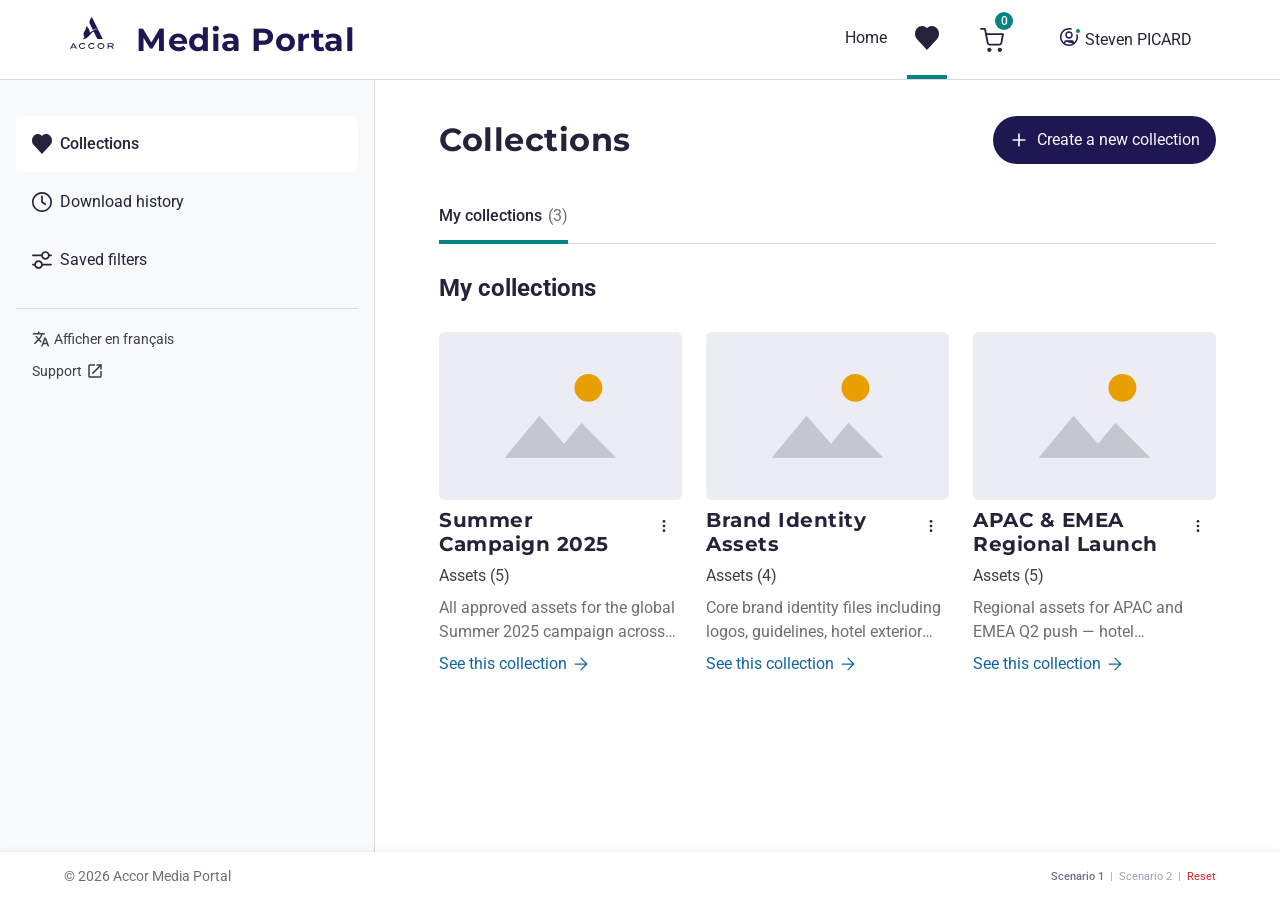
<file: hub-collection.html>
<!DOCTYPE html>
<html lang="en">
<head>
  <meta charset="UTF-8" />
  <title>My Collections – Accor Media Portal</title>
  <meta name="viewport" content="width=device-width, initial-scale=1" />
  <link rel="preconnect" href="https://fonts.googleapis.com" />
  <link rel="preconnect" href="https://fonts.gstatic.com" crossorigin />
  <link href="https://fonts.googleapis.com/css2?family=Montserrat:wght@700&family=Roboto:wght@400;500&display=swap" rel="stylesheet" />
  <link rel="stylesheet" href="components/components.css?v=7" />
  <style>
    /* Page body: side-by-side layout */
    .page-body { flex-direction: row; overflow: hidden; }

    /* ── Left panel ─────────────────────────────────────────────────── */
    .hc-left {
      flex: 0 0 var(--panel-width);
      width: var(--panel-width);
      max-width: var(--panel-width);
      min-width: var(--panel-width);
      background: var(--color-surface-container-mid);
      overflow-y: auto;
      padding: 36px 16px;
      display: flex;
      flex-direction: column;
      gap: 20px;
      border-right: 1px solid var(--color-outline-low);
    }
    .hc-menu { display: flex; flex-direction: column; gap: 2px; }
    .hc-menu-item {
      display: flex;
      align-items: center;
      gap: 8px;
      padding: 16px;
      border-radius: var(--br-surface);
      font-size: 16px;
      line-height: 24px;
      color: var(--color-on-surface-hi);
      cursor: pointer;
      transition: background 120ms;
      text-decoration: none;
    }
    .hc-menu-item:hover { background: rgba(6,132,132,.08); }
    .hc-menu-item--active {
      background: var(--color-surface-container-low);
      font-weight: 500;
    }
    .hc-menu-item--active:hover { background: var(--color-surface-container-low); }
    .hc-panel-sep { height: 1px; background: var(--color-outline-low); flex-shrink: 0; }
    .hc-panel-actions {
      display: flex;
      flex-direction: column;
      gap: 12px;
      padding: 0 16px;
    }
    .hc-panel-link {
      display: flex;
      align-items: center;
      gap: 4px;
      font-family: var(--font-label);
      font-size: 14px;
      line-height: 20px;
      color: var(--color-on-surface-mid);
      background: none;
      border: none;
      cursor: pointer;
      padding: 0;
      text-align: left;
      text-decoration: none;
    }
    .hc-panel-link:hover { text-decoration: underline; }

    /* ── Right / main content ────────────────────────────────────────── */
    .hc-main {
      flex: 1;
      min-width: 0;
      overflow-y: auto;
      background: var(--color-surface-container-low);
      padding: 36px var(--grid-margin) 80px;
      display: flex;
      flex-direction: column;
      gap: 28px;
    }

    /* Title row */
    .hc-title-row {
      display: flex;
      align-items: center;
      justify-content: space-between;
      height: 48px;
    }
    .hc-title {
      font-family: var(--font-display);
      font-size: 32px;
      font-weight: 700;
      line-height: 40px;
      letter-spacing: 0.5px;
      color: var(--color-on-surface-hi);
    }
    .btn-create {
      display: flex;
      align-items: center;
      gap: 8px;
      padding: 12px 16px;
      background: var(--color-primary);
      color: var(--color-on-primary);
      border-radius: var(--br-full);
      border: none;
      font-family: var(--font-label);
      font-size: 16px;
      font-weight: 400;
      line-height: 24px;
      cursor: pointer;
      transition: background 120ms;
      white-space: nowrap;
    }
    .btn-create:hover { background: #3a2d80; }

    /* Inner tab bar */
    .hc-tabs {
      display: flex;
      gap: 20px;
      position: relative;
      border-bottom: 1px solid var(--color-outline-low);
    }
    .hc-tab {
      display: flex;
      align-items: center;
      gap: 6px;
      padding: 12px 0;
      background: none;
      border: none;
      border-bottom: 4px solid transparent;
      margin-bottom: -1px;
      font-family: var(--font-label);
      font-size: 16px;
      line-height: 24px;
      color: var(--color-on-surface-hi);
      cursor: pointer;
      white-space: nowrap;
      transition: color 120ms;
    }
    .hc-tab--active {
      font-weight: 500;
      border-bottom-color: var(--color-accent);
      color: var(--color-on-surface-hi);
    }
    .hc-tab__count {
      color: var(--color-on-surface-low);
      font-weight: 400;
    }

    /* Section title */
    .hc-section-title {
      font-family: var(--font-body);
      font-size: 24px;
      font-weight: 700;
      line-height: 32px;
      color: var(--color-on-surface-hi);
    }

    /* Collections grid */
    .coll-grid {
      display: grid;
      grid-template-columns: repeat(3, 1fr);
      gap: 24px;
    }

    /* Collection card */
    .coll-card {
      flex: 1;
      display: flex;
      flex-direction: column;
      gap: 8px;
      min-width: 0;
      position: relative;
    }
    .coll-card__thumb {
      width: 100%;
      aspect-ratio: 309 / 213;
      border-radius: var(--br-surface);
      overflow: hidden;
      flex-shrink: 0;
    }
    .coll-card__thumb svg,
    .coll-card__thumb img {
      width: 100%;
      height: 100%;
      display: block;
      object-fit: cover;
    }
    .coll-card__body {
      display: flex;
      flex-direction: column;
      gap: 8px;
    }
    .coll-card__title-row {
      display: flex;
      align-items: flex-start;
      gap: 8px;
    }
    .coll-card__title {
      flex: 1;
      font-family: var(--font-display);
      font-size: 20px;
      font-weight: 700;
      line-height: 24px;
      letter-spacing: 0.5px;
      color: var(--color-on-surface-hi);
      display: -webkit-box;
      -webkit-line-clamp: 2;
      -webkit-box-orient: vertical;
      overflow: hidden;
      min-width: 0;
    }
    .coll-card__menu-wrap {
      position: relative;
      flex-shrink: 0;
    }
    .coll-card__menu-btn {
      flex-shrink: 0;
      width: 36px;
      height: 36px;
      display: flex;
      align-items: center;
      justify-content: center;
      border-radius: var(--br-full);
      border: none;
      background: none;
      color: var(--color-on-surface-hi);
      cursor: pointer;
      transition: background 120ms;
    }
    .coll-card__menu-btn:hover,
    .coll-card__menu-btn--active { background: var(--color-on-surface-hi); color: #fff; }
    .coll-card__menu-btn--active + .ctx-menu { display: block; }
    .coll-card__count {
      font-size: 16px;
      line-height: 24px;
      color: var(--color-on-surface-mid);
    }
    .coll-card__desc {
      font-size: 16px;
      line-height: 24px;
      color: var(--color-on-surface-low);
      display: -webkit-box;
      -webkit-line-clamp: 2;
      -webkit-box-orient: vertical;
      overflow: hidden;
    }
    .coll-card__link {
      display: flex;
      align-items: center;
      gap: 4px;
      font-size: 16px;
      line-height: 24px;
      color: var(--color-link);
      text-decoration: none;
      cursor: pointer;
      background: none;
      border: none;
      padding: 0;
      font-family: inherit;
    }
    .coll-card__link:hover { text-decoration: underline; }

    /* ── Empty state ────────────────────────────────────────────────── */
    .coll-empty {
      display: flex;
      flex-direction: column;
      align-items: center;
      justify-content: center;
      gap: 44px;
      padding: 28px 0;
      width: 100%;
    }
    .coll-empty__card {
      display: flex;
      flex-direction: column;
      align-items: center;
      gap: 12px;
      width: 403px;
    }
    .coll-empty__thumb {
      width: 100%;
      display: flex;
      align-items: center;
      justify-content: center;
      flex-shrink: 0;
    }
    .coll-empty__thumb img {
      width: 280px;
      height: auto;
    }
    .btn-create--accent {
      background: var(--color-accent);
    }
    .btn-create--accent:hover {
      background: #046f6f;
    }
    .coll-empty__title {
      font-family: var(--font-display);
      font-size: 26px;
      font-weight: 700;
      line-height: 32px;
      letter-spacing: 0.5px;
      color: var(--color-on-surface-hi);
      text-align: center;
      width: 100%;
    }

  </style>
</head>
<body>
<div class="page">

  <!-- ══ HEADER ═══════════════════════════════════════════════════════════ -->
  <header class="site-header">
    <div class="site-header__inner">

      <!-- Brand → link to homepage -->
      <a href="index.html" class="brand" aria-label="Accor Media Portal – Home">
        <div class="brand__logo" aria-hidden="true">
          <svg class="brand__monogramme" viewBox="0 0 22.1544 22.9087" fill="none" xmlns="http://www.w3.org/2000/svg">
            <path d="M22.1544 22.5631H16.6763L12.6522 14.5159C10.4492 15.6575 9.20085 18.3211 6.98317 20.0686C5.8523 20.9565 4.51582 21.7598 2.87092 22.2953C2.12191 22.5349 0.844171 22.8591 0.374199 22.9013C0.168587 22.9154 0.0364077 22.9154 0.00703446 22.845C-0.0223387 22.7886 0.0364083 22.7463 0.256707 22.6477C0.50638 22.5349 1.50507 22.1403 2.13659 21.7175C2.92967 21.1961 3.37027 20.6183 3.41433 20.1814C3.19403 19.4485 1.65193 17.8278 3.23809 14.8542C3.79618 13.7831 4.29552 13.0221 4.648 12.2469C5.04454 11.3591 5.33827 10.1048 5.42639 9.17463C5.42639 9.11826 5.44108 9.11826 5.47045 9.14645C6.23415 9.89338 9.21553 12.8248 8.77493 15.742C9.75894 15.3756 11.4773 14.2763 12.2703 13.6844C13.1075 13.0643 13.6509 12.4161 14.5321 12.402C15.3252 12.3879 15.3986 12.7543 16.0154 12.8388C16.177 12.8529 16.3973 12.8248 16.5148 12.7684C16.5588 12.7402 16.5441 12.6979 16.4854 12.6838C15.6189 12.4865 15.4133 11.8101 14.3118 11.8101C13.3131 11.8101 12.52 12.6838 11.9472 13.0502L9.1421 7.42708C7.96717 5.07353 8.31965 3.36826 10.9045 0L22.1544 22.5631Z" fill="#1E1852"/>
          </svg>
          <svg class="brand__typogramme" viewBox="0 0 43.7808 5.87684" fill="none" xmlns="http://www.w3.org/2000/svg">
            <path d="M43.7808 5.70772L41.8715 3.52329C42.8849 3.2978 43.487 2.74816 43.487 1.77574C43.487 0.690565 42.5177 0.140931 41.2987 0.140931H37.4802V5.70772H38.4936V3.60784H40.77L42.5177 5.70772H43.7808ZM38.4936 1.01471H41.3281C42.033 1.01471 42.4443 1.32475 42.4443 1.86029C42.4443 2.39583 42.0037 2.74816 41.3281 2.74816H38.4936V1.01471Z" fill="#1E1852"/>
            <path d="M2.99607 0.155025L0 5.72181H1.14556L1.77708 4.48162H5.18437L5.81589 5.72181H6.99082L3.99476 0.155025H2.99607ZM2.23236 3.60784L3.49541 1.16973L4.75846 3.60784H2.23236Z" fill="#1E1852"/>
            <path d="M12.3661 0.873774C13.3207 0.873774 14.0991 1.21201 14.5104 1.83211L15.3328 1.31066C14.76 0.53554 13.7467 0.014094 12.3661 0.014094C10.1484 0.014094 8.87071 1.40932 8.87071 2.94547C8.87071 4.48162 10.1484 5.87684 12.3661 5.87684C13.7467 5.87684 14.76 5.3413 15.3328 4.58027L14.5104 4.05882C14.1138 4.66483 13.3207 5.01716 12.3661 5.01716C10.8681 5.01716 9.91345 4.21385 9.91345 2.95956C9.89877 1.69118 10.8681 0.873774 12.3661 0.873774Z" fill="#1E1852"/>
            <path d="M21.5746 0.873774C22.5292 0.873774 23.3076 1.21201 23.7189 1.83211L24.5413 1.31066C23.9685 0.53554 22.9552 0.014094 21.5746 0.014094C19.3569 0.014094 18.0792 1.40932 18.0792 2.94547C18.0792 4.48162 19.3569 5.87684 21.5746 5.87684C22.9552 5.87684 23.9685 5.3413 24.5413 4.58027L23.7189 4.05882C23.3223 4.66483 22.5292 5.01716 21.5746 5.01716C20.0766 5.01716 19.122 4.21385 19.122 2.95956C19.1073 1.69118 20.0766 0.873774 21.5746 0.873774Z" fill="#1E1852"/>
            <path d="M30.7831 0C28.5654 0 27.2877 1.39522 27.2877 2.93137C27.2877 4.46752 28.5654 5.86274 30.7831 5.86274C33.0008 5.86274 34.2785 4.46752 34.2785 2.93137C34.2785 1.39522 33.0008 0 30.7831 0ZM30.7831 4.98897C29.2851 4.98897 28.3304 4.18566 28.3304 2.93137C28.3304 1.67708 29.2998 0.873774 30.7831 0.873774C32.2811 0.873774 33.2358 1.67708 33.2358 2.93137C33.2505 4.18566 32.2811 4.98897 30.7831 4.98897Z" fill="#1E1852"/>
          </svg>
        </div>
        <span class="brand__name">Media Portal</span>
      </a>

      <!-- Right: tabs + cart + account -->
      <div class="site-header__right">
        <nav class="site-nav" aria-label="Main navigation">
          <!-- Home: NOT active on this page -->
          <button class="site-nav__tab" type="button" onclick="location.href='index.html'">Home</button>
        </nav>

        <!-- Collections icon tab – ACTIVE (filled heart + green underline) -->
        <button class="header-icon-btn header-icon-btn--active" type="button"
                aria-label="My Collections" aria-current="page"
                onclick="location.href='hub-collection.html'">
          <!-- Filled heart icon -->
          <svg width="24" height="24" viewBox="0 0 18 18.0072" fill="none" xmlns="http://www.w3.org/2000/svg">
            <path d="M16.4305 1.69007C14.6078 -0.306183 11.7822 -0.537633 9.7281 1.01501C9.46772 1.20788 9.21698 1.43933 8.98553 1.69007C8.75409 1.43933 8.50335 1.20788 8.24297 1.01501C6.18886 -0.527989 3.36325 -0.306183 1.54058 1.69007C-0.513528 3.9467 -0.513528 7.59202 1.54058 9.84865L8.98553 18.0072L16.4305 9.84865C18.5232 7.55345 18.5232 3.90812 16.4305 1.69007Z" fill="currentColor"/>
          </svg>
        </button>

        <!-- Cart -->
        <button class="header-cart-btn" type="button" aria-label="Cart" onclick="MP.cart.open()">
          <svg width="24" height="24" viewBox="0 0 19.5 19.6547" fill="none" xmlns="http://www.w3.org/2000/svg">
            <path fill-rule="evenodd" clip-rule="evenodd" d="M7.6073 17.9404C7.6336 17.9404 7.65492 17.9191 7.65492 17.8928C7.65492 17.8665 7.6336 17.8452 7.6073 17.8452C7.581 17.8452 7.55968 17.8665 7.55968 17.8928C7.55968 17.9191 7.581 17.9404 7.6073 17.9404ZM5.84539 17.8928C5.84539 16.9197 6.63422 16.1309 7.6073 16.1309C8.58037 16.1309 9.3692 16.9197 9.3692 17.8928C9.3692 18.8659 8.58037 19.6547 7.6073 19.6547C6.63422 19.6547 5.84539 18.8659 5.84539 17.8928Z" fill="currentColor"/>
            <path fill-rule="evenodd" clip-rule="evenodd" d="M16.1785 17.9404C16.2048 17.9404 16.2261 17.9191 16.2261 17.8928C16.2261 17.8665 16.2048 17.8452 16.1785 17.8452C16.1522 17.8452 16.1309 17.8665 16.1309 17.8928C16.1309 17.9191 16.1522 17.9404 16.1785 17.9404ZM14.4166 17.8928C14.4166 16.9197 15.2054 16.1309 16.1785 16.1309C17.1516 16.1309 17.9404 16.9197 17.9404 17.8928C17.9404 18.8659 17.1516 19.6547 16.1785 19.6547C15.2054 19.6547 14.4166 18.8659 14.4166 17.8928Z" fill="currentColor"/>
            <path fill-rule="evenodd" clip-rule="evenodd" d="M0 0.75C0 0.335786 0.335786 0 0.75 0H4.02273C4.38267 0 4.69186 0.255707 4.7594 0.609254L5.46179 4.28561H18.75C18.9724 4.28561 19.1834 4.38434 19.3259 4.55511C19.4684 4.72589 19.5277 4.95111 19.4879 5.16994L18.1788 12.3612L18.1778 12.3666C18.0718 12.9257 17.7802 13.435 17.3455 13.8016C16.9121 14.1671 16.3647 14.3662 15.7978 14.3568H7.85858C7.29169 14.3662 6.74423 14.1671 6.31085 13.8016C5.87631 13.4351 5.58476 12.926 5.47867 12.3671L4.1112 5.20964C4.10612 5.18825 4.10196 5.16651 4.09875 5.14446L3.40245 1.5H0.75C0.335786 1.5 0 1.16421 0 0.75ZM5.74838 5.78561L6.95233 12.0872C6.99595 12.3173 7.11421 12.5169 7.27786 12.6549C7.44068 12.7922 7.63866 12.861 7.83676 12.857L7.85182 12.8568H15.8045L15.8196 12.857C16.0177 12.861 16.2157 12.7922 16.3785 12.6549C16.5416 12.5174 16.6596 12.3186 16.7036 12.0895L16.704 12.0872L17.8511 5.78561H5.74838Z" fill="currentColor"/>
          </svg>
          <span class="cart-badge" aria-hidden="true">0</span>
        </button>

        <!-- Account -->
        <button class="header-user" type="button" aria-label="User menu" aria-expanded="false"
                id="account-btn" onclick="toggleAccountPopover()">
          <div class="header-user__avatar" aria-hidden="true">
            <svg width="18" height="18" viewBox="0 0 18 18" fill="none" xmlns="http://www.w3.org/2000/svg">
              <path fill-rule="evenodd" clip-rule="evenodd" d="M11.7788 0.437173C10.9036 0.153369 9.96973 0 9 0C4.02944 0 0 4.02944 0 9C0 13.9706 4.02944 18 9 18C13.9706 18 18 13.9706 18 9C18 8.03027 17.8466 7.09636 17.5628 6.22121C17.0976 6.3935 16.5962 6.4911 16.073 6.49942C16.3495 7.28153 16.5 8.12319 16.5 9C16.5 11.1673 15.5807 13.12 14.1107 14.4892C13.9844 14.0735 13.8658 13.7296 13.7416 13.4525C13.5892 13.1127 13.3957 12.7968 13.0951 12.5732C12.7807 12.3393 12.4425 12.2753 12.1515 12.2549C11.97 12.2422 11.7454 12.245 11.5262 12.2477C11.4355 12.2489 11.3455 12.25 11.26 12.25H6.74002C6.65456 12.25 6.56477 12.2489 6.47407 12.2477C6.25483 12.245 6.03005 12.2422 5.84849 12.2549C5.55751 12.2753 5.21936 12.3393 4.90491 12.5732C4.60432 12.7968 4.41084 13.1127 4.25848 13.4525C4.13421 13.7296 4.01567 14.0735 3.88933 14.4892C2.41934 13.12 1.5 11.1674 1.5 9C1.5 4.85786 4.85786 1.5 9 1.5C9.87681 1.5 10.7185 1.65046 11.5006 1.92697C11.5089 1.40383 11.6065 0.902377 11.7788 0.437173ZM12.8298 15.4498C11.7088 16.1169 10.3991 16.5 9 16.5C7.60087 16.5 6.29122 16.1169 5.17024 15.4498L5.24017 15.2095C5.39911 14.6631 5.51968 14.306 5.62719 14.0662C5.73537 13.8249 5.79814 13.7782 5.80013 13.7768L5.80107 13.7762C5.80539 13.7741 5.8143 13.7714C5.83412 13.7655 5.87462 13.7568 5.95342 13.7513C6.07262 13.7429 6.19616 13.7446 6.37109 13.747C6.47336 13.7483 6.5932 13.75 6.74002 13.75H11.26C11.4068 13.75 11.5267 13.7483 11.629 13.747C11.8039 13.7446 11.9274 13.7429 12.0466 13.7513C12.1254 13.7568 12.1659 13.7655 12.1857 13.7714C12.1946 13.7741 12.199 13.7762 12.1999 13.7768C12.2019 13.7782 12.2647 13.8249 12.3729 14.0662C12.4804 14.306 12.6009 14.6631 12.7599 15.2095L12.8298 15.4498Z" fill="#1E1852"/>
              <path fill-rule="evenodd" clip-rule="evenodd" d="M9 3.25C6.92893 3.25 5.25 4.92893 5.25 7C5.25 9.07107 6.92893 10.75 9 10.75C11.0711 10.75 12.75 9.07107 12.75 7C12.75 4.92893 11.0711 3.25 9 3.25ZM6.75 7C6.75 5.75736 7.75736 4.75 9 4.75C10.2426 4.75 11.25 5.75736 11.25 7C11.25 8.24264 10.2426 9.25 9 9.25C7.75736 9.25 6.75 8.24264 6.75 7Z" fill="#1E1852"/>
            </svg>
            <span class="header-user__avatar-dot"></span>
          </div>
          <span>Steven PICARD</span>
        </button>
      </div>
    </div>

    <!-- Account popover -->
    <div class="account-popover" id="account-popover" hidden>
      <div class="accp__inner">
        <div class="accp__close-row">
          <button class="accp__close" type="button" aria-label="Close menu" onclick="toggleAccountPopover()">
            <svg width="16" height="16" viewBox="0 0 15.5 15.5" fill="none">
              <path fill-rule="evenodd" clip-rule="evenodd" d="M15.2803 1.28033C15.5732 0.987437 15.5732 0.512563 15.2803 0.21967C14.9874 -0.0732233 14.5126 -0.0732233 14.2197 0.21967L7.75 6.68934L1.28033 0.21967C0.987437 -0.0732233 0.512564 -0.0732233 0.219671 0.21967C-0.0732227 0.512563 -0.0732227 0.987437 0.219671 1.28033L6.68934 7.75L0.21967 14.2197C-0.0732233 14.5126 -0.0732234 14.9874 0.21967 15.2803C0.512562 15.5732 0.987437 15.5732 1.28033 15.2803L7.75 8.81066L14.2197 15.2803C14.5126 15.5732 14.9874 15.5732 15.2803 15.2803C15.5732 14.9874 15.5732 14.5126 15.2803 14.2197L8.81066 7.75L15.2803 1.28033Z" fill="currentColor"/>
            </svg>
          </button>
        </div>
        <p class="accp__greeting">Hello,</p>
        <div class="accp__name"><span>Steven</span><span>PICARD</span></div>
        <div class="accp__sep"></div>
        <div class="accp__list">
          <a href="hub-collection.html" class="accp__item">
            <svg width="24" height="24" viewBox="0 0 18 18.0072" fill="none"><path fill-rule="evenodd" clip-rule="evenodd" d="M16.4305 1.69007C14.6078 -0.306183 11.7822 -0.537633 9.7281 1.01501C9.46772 1.20788 9.21698 1.43933 8.98553 1.69007C8.75409 1.43933 8.50335 1.20788 8.24297 1.01501C6.18886 -0.527989 3.36325 -0.306183 1.54058 1.69007C-0.513528 3.9467 -0.513528 7.59202 1.54058 9.84865L8.98553 18.0072L16.4305 9.84865C18.5232 7.55345 18.5232 3.90812 16.4305 1.69007ZM15.36 8.86499L8.98553 15.847L2.61104 8.86499C1.0584 7.1677 1.0584 4.37102 2.61104 2.67373C4.09617 1.05358 6.42995 1.05358 7.90544 2.67373L8.97589 3.85026L10.0463 2.67373C11.5315 1.05358 13.8653 1.05358 15.3407 2.67373V2.69301C16.8934 4.34209 16.9223 7.12912 15.3215 8.87464L15.36 8.86499Z" fill="currentColor"/></svg>
            Collections
          </a>
          <a href="#" class="accp__item">
            <svg width="24" height="24" viewBox="0 0 18 18" fill="none"><path fill-rule="evenodd" clip-rule="evenodd" d="M16.5 9C16.5 13.1421 13.1421 16.5 9 16.5C4.85786 16.5 1.5 13.1421 1.5 9C1.5 4.85786 4.85786 1.5 9 1.5C13.1421 1.5 16.5 4.85786 16.5 9ZM9 18C13.9706 18 18 13.9706 18 9C18 4.02944 13.9706 0 9 0C4.02944 0 0 4.02944 0 9C0 13.9706 4.02944 18 9 18ZM9.75 4C9.75 3.58579 9.41421 3.25 9 3.25C8.58579 3.25 8.25 3.58579 8.25 4V9.40139L11.584 11.624C11.9286 11.8538 12.3943 11.7607 12.624 11.416C12.8538 11.0714 12.7607 10.6057 12.416 10.376L9.75 8.59861V4Z" fill="currentColor"/></svg>
            Download history
          </a>
          <a href="#" class="accp__item">
            <svg width="24" height="24" viewBox="0 0 18 15.9429" fill="none"><path d="M17.2286 11.3143H9.68914C9.32914 9.55543 7.776 8.22857 5.91429 8.22857C4.05257 8.22857 2.48914 9.55543 2.13943 11.3143H0.771429C0.349714 11.3143 0 11.664 0 12.0857C0 12.5074 0.349714 12.8571 0.771429 12.8571H2.13943C2.49943 14.616 4.05257 15.9429 5.91429 15.9429C7.776 15.9429 9.33943 14.616 9.68914 12.8571H17.2286C17.6503 12.8571 18 12.5074 18 12.0857C18 11.664 17.6503 11.3143 17.2286 11.3143ZM5.91429 14.4C4.63886 14.4 3.6 13.3611 3.6 12.0857C3.6 10.8103 4.63886 9.77143 5.91429 9.77143C7.18971 9.77143 8.22857 10.8103 8.22857 12.0857C8.22857 13.3611 7.18971 14.4 5.91429 14.4ZM0.771429 4.62857H8.31086C8.67086 6.38743 10.224 7.71429 12.0857 7.71429C13.9474 7.71429 15.5109 6.38743 15.8606 4.62857H17.2286C17.6503 4.62857 18 4.27886 18 3.85714C18 3.43543 17.6503 3.08571 17.2286 3.08571H15.8606C15.5006 1.32686 13.9474 0 12.0857 0C10.224 0 8.66057 1.32686 8.31086 3.08571H0.771429C0.349714 3.08571 0 3.43543 0 3.85714C0 4.27886 0.349714 4.62857 0.771429 4.62857ZM12.0857 1.54286C13.3611 1.54286 14.4 2.58171 14.4 3.85714C14.4 5.13257 13.3611 6.17143 12.0857 6.17143C10.8103 6.17143 9.77143 5.13257 9.77143 3.85714C9.77143 2.58171 10.8103 1.54286 12.0857 1.54286Z" fill="currentColor"/></svg>
            Saved filters
          </a>
        </div>
        <div class="accp__sep"></div>
        <div class="accp__actions">
          <button class="accp__link" type="button">
            <svg width="18" height="18" viewBox="0 0 24 24" fill="none"><path d="M12.87 15.07l-2.54-2.51.03-.03A17.52 17.52 0 0014.07 6H17V4h-7V2H8v2H1v2h11.17C11.5 7.92 10.44 9.75 9 11.35 8.07 10.32 7.3 9.19 6.69 8h-2c.73 1.63 1.73 3.17 2.98 4.56l-5.09 5.02L4 19l5-5 3.11 3.11.76-2.04zM18.5 10h-2L12 22h2l1.12-3h4.75L21 22h2l-4.5-12zm-2.62 7l1.62-4.33L19.12 17h-3.24z" fill="currentColor"/></svg>
            Afficher en français
          </button>
          <button class="accp__link" type="button">
            Support
            <svg width="18" height="18" viewBox="0 0 24 24" fill="none"><path d="M19 19H5V5h7V3H5a2 2 0 00-2 2v14a2 2 0 002 2h14a2 2 0 002-2v-7h-2v7zM14 3v2h3.59l-9.83 9.83 1.41 1.41L19 6.41V10h2V3h-7z" fill="currentColor"/></svg>
          </button>
        </div>
      </div>
    </div>
  </header>

  <!-- ══ PAGE BODY ══════════════════════════════════════════════════════════ -->
  <div class="page-body">

    <!-- ── Left panel (My account menu) ──────────────────────────────── -->
    <aside class="hc-left">
      <div class="hc-menu">
        <!-- Collections – active/selected -->
        <a href="hub-collection.html" class="hc-menu-item hc-menu-item--active">
          <svg width="20" height="20" viewBox="0 0 18 18.0072" fill="none">
            <path d="M16.4305 1.69007C14.6078 -0.306183 11.7822 -0.537633 9.7281 1.01501C9.46772 1.20788 9.21698 1.43933 8.98553 1.69007C8.75409 1.43933 8.50335 1.20788 8.24297 1.01501C6.18886 -0.527989 3.36325 -0.306183 1.54058 1.69007C-0.513528 3.9467 -0.513528 7.59202 1.54058 9.84865L8.98553 18.0072L16.4305 9.84865C18.5232 7.55345 18.5232 3.90812 16.4305 1.69007Z" fill="currentColor"/>
          </svg>
          Collections
        </a>
        <!-- Download history -->
        <a href="#" class="hc-menu-item">
          <svg width="20" height="20" viewBox="0 0 18 18" fill="none">
            <path fill-rule="evenodd" clip-rule="evenodd" d="M16.5 9C16.5 13.1421 13.1421 16.5 9 16.5C4.85786 16.5 1.5 13.1421 1.5 9C1.5 4.85786 4.85786 1.5 9 1.5C13.1421 1.5 16.5 4.85786 16.5 9ZM9 18C13.9706 18 18 13.9706 18 9C18 4.02944 13.9706 0 9 0C4.02944 0 0 4.02944 0 9C0 13.9706 4.02944 18 9 18ZM9.75 4C9.75 3.58579 9.41421 3.25 9 3.25C8.58579 3.25 8.25 3.58579 8.25 4V9.40139L11.584 11.624C11.9286 11.8538 12.3943 11.7607 12.624 11.416C12.8538 11.0714 12.7607 10.6057 12.416 10.376L9.75 8.59861V4Z" fill="currentColor"/>
          </svg>
          Download history
        </a>
        <!-- Saved filters -->
        <a href="#" class="hc-menu-item">
          <svg width="20" height="20" viewBox="0 0 18 15.9429" fill="none">
            <path d="M17.2286 11.3143H9.68914C9.32914 9.55543 7.776 8.22857 5.91429 8.22857C4.05257 8.22857 2.48914 9.55543 2.13943 11.3143H0.771429C0.349714 11.3143 0 11.664 0 12.0857C0 12.5074 0.349714 12.8571 0.771429 12.8571H2.13943C2.49943 14.616 4.05257 15.9429 5.91429 15.9429C7.776 15.9429 9.33943 14.616 9.68914 12.8571H17.2286C17.6503 12.8571 18 12.5074 18 12.0857C18 11.664 17.6503 11.3143 17.2286 11.3143ZM5.91429 14.4C4.63886 14.4 3.6 13.3611 3.6 12.0857C3.6 10.8103 4.63886 9.77143 5.91429 9.77143C7.18971 9.77143 8.22857 10.8103 8.22857 12.0857C8.22857 13.3611 7.18971 14.4 5.91429 14.4ZM0.771429 4.62857H8.31086C8.67086 6.38743 10.224 7.71429 12.0857 7.71429C13.9474 7.71429 15.5109 6.38743 15.8606 4.62857H17.2286C17.6503 4.62857 18 4.27886 18 3.85714C18 3.43543 17.6503 3.08571 17.2286 3.08571H15.8606C15.5006 1.32686 13.9474 0 12.0857 0C10.224 0 8.66057 1.32686 8.31086 3.08571H0.771429C0.349714 3.08571 0 3.43543 0 3.85714C0 4.27886 0.349714 4.62857 0.771429 4.62857ZM12.0857 1.54286C13.3611 1.54286 14.4 2.58171 14.4 3.85714C14.4 5.13257 13.3611 6.17143 12.0857 6.17143C10.8103 6.17143 9.77143 5.13257 9.77143 3.85714C9.77143 2.58171 10.8103 1.54286 12.0857 1.54286Z" fill="currentColor"/>
          </svg>
          Saved filters
        </a>
      </div>

      <div class="hc-panel-sep"></div>

      <div class="hc-panel-actions">
        <button class="hc-panel-link" type="button">
          <svg width="18" height="18" viewBox="0 0 24 24" fill="none"><path d="M12.87 15.07l-2.54-2.51.03-.03A17.52 17.52 0 0014.07 6H17V4h-7V2H8v2H1v2h11.17C11.5 7.92 10.44 9.75 9 11.35 8.07 10.32 7.3 9.19 6.69 8h-2c.73 1.63 1.73 3.17 2.98 4.56l-5.09 5.02L4 19l5-5 3.11 3.11.76-2.04zM18.5 10h-2L12 22h2l1.12-3h4.75L21 22h2l-4.5-12zm-2.62 7l1.62-4.33L19.12 17h-3.24z" fill="currentColor"/></svg>
          Afficher en français
        </button>
        <button class="hc-panel-link" type="button">
          Support
          <svg width="18" height="18" viewBox="0 0 24 24" fill="none"><path d="M19 19H5V5h7V3H5a2 2 0 00-2 2v14a2 2 0 002 2h14a2 2 0 002-2v-7h-2v7zM14 3v2h3.59l-9.83 9.83 1.41 1.41L19 6.41V10h2V3h-7z" fill="currentColor"/></svg>
        </button>
      </div>
    </aside>

    <!-- ── Main content ───────────────────────────────────────────────── -->
    <main class="hc-main">

      <!-- Title row -->
      <div class="hc-title-row">
        <h1 class="hc-title">Collections</h1>
        <button class="btn-create" type="button" onclick="hubOpenCreateModal()">
          <svg width="20" height="20" viewBox="0 0 24 24" fill="none">
            <path d="M12 5V19M5 12H19" stroke="currentColor" stroke-width="2" stroke-linecap="round" stroke-linejoin="round"/>
          </svg>
          Create a new collection
        </button>
      </div>

      <!-- Inner tabs -->
      <div class="hc-tabs" role="tablist">
        <button class="hc-tab hc-tab--active" role="tab" aria-selected="true" type="button">
          My collections <span class="hc-tab__count" id="tab-count">(0)</span>
        </button>
      </div>

      <!-- Section title (hidden in empty state) -->
      <h2 class="hc-section-title" id="section-title">My collections</h2>

      <!-- Empty state: only when there are no collection cards (see renderCollections) -->
      <div id="coll-empty">
        <div class="coll-empty">
          <div class="coll-empty__card">
            <div class="coll-empty__thumb">
              <img src="assets/empty-collections.png" alt="No collections illustration"/>
            </div>
            <p class="coll-empty__title">You have no collection yet...</p>
          </div>
          <button class="btn-create btn-create--accent" type="button" onclick="hubOpenCreateModal()">
            <svg width="20" height="20" viewBox="0 0 24 24" fill="none">
              <path d="M12 5V19M5 12H19" stroke="currentColor" stroke-width="2" stroke-linecap="round" stroke-linejoin="round"/>
            </svg>
            Create a new collection
          </button>
        </div>
      </div>

      <!-- Card grid: only when collection cards exist -->
      <div class="coll-grid" id="coll-grid" hidden></div>

    </main>
  </div>

  <!-- ══ FOOTER ═══════════════════════════════════════════════════════════ -->
  <footer class="site-footer">
    <p class="site-footer__copy">© 2026 Accor Media Portal</p>
    <span class="scenario-switcher">
      <button class="scenario-btn" id="scen-btn-1" onclick="ScenarioManager.loadScenario1()">Scenario 1</button>
      <span class="scenario-sep">|</span>
      <button class="scenario-btn" id="scen-btn-2" onclick="ScenarioManager.loadScenario2()">Scenario 2</button>
      <span class="scenario-sep">|</span>
      <button class="scenario-btn scenario-btn--reset" onclick="ScenarioManager.reset()">Reset</button>
    </span>
  </footer>

</div><!-- /page -->

<script src="js/scenario-database.js?v=2"></script>
<script src="js/db.js?v=3"></script>
<script src="components/components.js?v=8"></script>
<script>
/* ── Collection card context menu (CSS-hover driven, no JS toggle needed) */

/* ── Collection cards data & render ─────────────────────────────────── */
/* Start empty to showcase the empty state; clicking "Create a new collection" fills demo data */
var COLLECTIONS = [];

var COLORS = ['#C5D8E8','#D8C5E8','#C5E8D8','#E8D8C5','#C5C5E8','#E8C5D8'];

var _IMG_ERR_HTML = '<div style="width:100%;height:100%;background:#ECEDF4;display:flex;align-items:center;justify-content:center;"><svg width="48" height="48" viewBox="0 0 48 48" fill="none"><rect width="48" height="48" rx="4" fill="#ECEDF4"/><path d="M8 36l10-12 7 8 5-6 10 10H8z" fill="#C4C6D0"/><circle cx="32" cy="16" r="4" fill="#E8A000"/></svg></div>';
function _imgErr(el) {
  el.onerror = null;
  var card = el.closest('.coll-card');
  if (card) card.classList.add('img-broken');
  el.parentNode.innerHTML = _IMG_ERR_HTML;
}

function makeThumb(i, thumbnailUrl) {
  if (thumbnailUrl) {
    return '<img src="' + thumbnailUrl + '" alt="" style="width:100%;height:100%;object-fit:cover;" onerror="_imgErr(this)">';
  }
  var bg = COLORS[i % COLORS.length];
  return '<svg xmlns="http://www.w3.org/2000/svg" width="100%" height="100%" viewBox="0 0 309 213" preserveAspectRatio="xMidYMid slice"><rect width="309" height="213" fill="' + bg + '"/><text x="154.5" y="113" text-anchor="middle" dominant-baseline="middle" font-family="Roboto,sans-serif" font-size="14" fill="#7a7a8c">Image placeholder</text></svg>';
}

function buildCard(col, i) {
  return (
    '<div class="coll-card">' +
      '<div class="coll-card__thumb" style="cursor:pointer;" onclick="window.location.href=\'collection.html?id=' + col.id + '\'">' + makeThumb(i, col.thumbnailUrl) + '</div>' +
      '<div class="coll-card__body">' +
        '<div class="coll-card__title-row">' +
          '<span class="coll-card__title">' + col.title + '</span>' +
          '<div class="coll-card__menu-wrap">' +
            '<button class="coll-card__menu-btn" type="button" aria-label="Options for ' + col.title + '" onclick="hubToggleMenu(event,\'ctx-' + col.id + '\')">' +
              '<svg width="16" height="16" viewBox="0 0 24 24" fill="currentColor"><circle cx="12" cy="5" r="2"/><circle cx="12" cy="12" r="2"/><circle cx="12" cy="19" r="2"/></svg>' +
            '</button>' +
            '<div class="ctx-menu" id="ctx-' + col.id + '">' +
              '<button class="ctx-menu__item" type="button" onclick="event.stopPropagation();hubOpenEdit(\'' + col.id + '\')">' +
                '<svg width="20" height="20" viewBox="0 0 24 24" fill="none" aria-hidden="true"><path d="M11 4H4a2 2 0 0 0-2 2v14a2 2 0 0 0 2 2h14a2 2 0 0 0 2-2v-7" stroke="currentColor" stroke-width="1.5" stroke-linecap="round" stroke-linejoin="round"/><path d="M18.5 2.5a2.121 2.121 0 0 1 3 3L12 15l-4 1 1-4 9.5-9.5z" stroke="currentColor" stroke-width="1.5" stroke-linecap="round" stroke-linejoin="round"/></svg>' +
                'Edit' +
              '</button>' +
              '<button class="ctx-menu__item" type="button" onclick="event.stopPropagation();hubOpenShare(\'' + col.id + '\')">' +
                '<svg width="20" height="20" viewBox="0 0 24 24" fill="none" aria-hidden="true"><rect x="2" y="4" width="20" height="16" rx="2" stroke="currentColor" stroke-width="1.5" stroke-linecap="round" stroke-linejoin="round"/><path d="M2 7l10 7 10-7" stroke="currentColor" stroke-width="1.5" stroke-linecap="round" stroke-linejoin="round"/></svg>' +
                'Share via mail' +
              '</button>' +
              '<button class="ctx-menu__item" type="button" onclick="event.stopPropagation();hubOpenDownload(\'' + col.id + '\')">' +
                '<svg width="20" height="20" viewBox="0 0 24 24" fill="none" aria-hidden="true"><path d="M12 3v12M8 11l4 4 4-4" stroke="currentColor" stroke-width="1.5" stroke-linecap="round" stroke-linejoin="round"/><path d="M20 16v2a2 2 0 0 1-2 2H6a2 2 0 0 1-2-2v-2" stroke="currentColor" stroke-width="1.5" stroke-linecap="round" stroke-linejoin="round"/></svg>' +
                'Download' +
              '</button>' +
              '<button class="ctx-menu__item ctx-menu__item--danger" type="button" onclick="event.stopPropagation();hubOpenDelete(\'' + col.id + '\')">' +
                '<svg width="20" height="20" viewBox="0 0 24 24" fill="none" aria-hidden="true"><path d="M3 6h18M8 6V4h8v2M19 6l-1 14a2 2 0 0 1-2 2H8a2 2 0 0 1-2-2L5 6" stroke="currentColor" stroke-width="1.5" stroke-linecap="round" stroke-linejoin="round"/></svg>' +
                'Delete' +
              '</button>' +
            '</div>' +
          '</div>' +
        '</div>' +
        '<p class="coll-card__count">Assets (' + col.count + ')</p>' +
        '<p class="coll-card__desc">' + col.desc + '</p>' +
        '<button class="coll-card__link" type="button" onclick="location.href=\'collection.html?id=' + col.id + '\'">' +
          'See this collection' +
          '<svg width="20" height="20" viewBox="0 0 24 24" fill="none"><path d="M5 12H19M12 5l7 7-7 7" stroke="currentColor" stroke-width="1.5" stroke-linecap="round" stroke-linejoin="round"/></svg>' +
        '</button>' +
      '</div>' +
    '</div>'
  );
}

function renderCollections() {
  var count = COLLECTIONS.length;
  var tabCount    = document.getElementById('tab-count');
  var sectionTitle = document.getElementById('section-title');
  var emptyState  = document.getElementById('coll-empty');
  var grid        = document.getElementById('coll-grid');

  tabCount.textContent = '(' + count + ')';

  if (count === 0) {
    sectionTitle.style.display = 'none';
    emptyState.hidden = false;
    grid.innerHTML = '';
    grid.hidden = true;
  } else {
    sectionTitle.style.display = '';
    emptyState.hidden = true;
    grid.hidden = false;
    var html = '';
    for (var i = 0; i < count; i++) {
      html += buildCard(COLLECTIONS[i], i);
    }
    grid.innerHTML = html;
    _scheduleResortBroken(grid, '.coll-card');
  }
}

function _scheduleResortBroken(container, selector) {
  setTimeout(function() {
    var broken = Array.from(container.querySelectorAll(selector + '.img-broken'));
    if (!broken.length) return;
    broken.forEach(function(c) { c.style.opacity = '0'; });
    setTimeout(function() {
      broken.forEach(function(c) {
        container.appendChild(c);
        c.style.transition = 'opacity 300ms ease';
        c.style.opacity = '';
      });
      setTimeout(function() { broken.forEach(function(c) { c.style.transition = ''; }); }, 350);
    }, 200);
  }, 1500);
}

/* Demo helper: clicking "Create a new collection" in empty state populates sample data */
function demoAddCollections() {
  COLLECTIONS = [
    { id: 'c1', title: 'Accor Hotels Paris',      count: 8,  desc: 'A curated selection of Parisian hotel visuals for press and marketing campaigns across European markets.', hasImages: true },
    { id: 'c2', title: 'Novotel Architecture',     count: 12, desc: 'Interior and exterior architecture shots from Novotel properties worldwide, suitable for brand guidelines.', hasImages: true },
    { id: 'c3', title: 'Sofitel Branding Assets',  count: 5,  desc: 'Official brand photography for Sofitel properties, including lobby, rooms, and F&B experiences.', hasImages: true },
    { id: 'c4', title: 'ibis Rooms Campaign',       count: 24, desc: 'Room photography for the global ibis rebranding campaign, covering all ibis sub-brands.', hasImages: true },
    { id: 'c5', title: 'Mercure Social Media Kit',  count: 11, desc: 'Social media-ready assets for Mercure Hotels featuring regional hotels and seasonal promotions.', hasImages: false },
    { id: 'c6', title: 'Pullman Lifestyle Series',  count: 7,  desc: 'Lifestyle photography series for Pullman Hotels, featuring pool, wellness, and dining environments.', hasImages: true },
  ];
  renderCollections();
}

/* ── Hub helpers ─────────────────────────────────────────────────────── */
function hubFindCol(id) {
  for (var i = 0; i < COLLECTIONS.length; i++) {
    if (COLLECTIONS[i].id === id) return COLLECTIONS[i];
  }
  return null;
}

function hubCloseAllMenus() {
  document.querySelectorAll('.ctx-menu').forEach(function(m) { m.style.display = ''; });
  document.querySelectorAll('.coll-card__menu-btn').forEach(function(b) {
    b.setAttribute('aria-expanded', 'false');
    b.classList.remove('coll-card__menu-btn--active');
  });
}

function hubToggleMenu(e, menuId) {
  e.stopPropagation();
  var menu = document.getElementById(menuId);
  var btn = e.currentTarget;
  var isOpen = btn.classList.contains('coll-card__menu-btn--active');
  hubCloseAllMenus();
  if (!isOpen) {
    btn.classList.add('coll-card__menu-btn--active');
    btn.setAttribute('aria-expanded', 'true');
  }
}

function hubOpenCreateModal() {
  MP.createCollection.open(function(title, desc) {
    DB.createCollection(title, desc || '').then(function(newCol) {
      COLLECTIONS.push({ id: newCol.id, title: title, desc: desc || '', count: 0, thumbnailUrl: null });
      renderCollections();
      MP.snackbar.show('Collection "' + title + '" created.');
    });
  });
}

function hubOpenEdit(id) {
  hubCloseAllMenus();
  var col = hubFindCol(id);
  if (!col) return;
  MP.editCollection.open(col.title, col.desc || '', function(newTitle, newDesc) {
    col.title = newTitle;
    col.desc  = newDesc;
    DB.updateCollection(id, newTitle, newDesc);
    renderCollections();
    MP.snackbar.show('Collection updated.');
  });
}

function hubOpenShare(id) {
  hubCloseAllMenus();
  var col = hubFindCol(id);
  if (!col) return;
  MP.shareCollection.open(col.title, function() {
    MP.snackbar.show('Mail is sent with success.');
  });
}

function hubOpenDownload(id) {
  hubCloseAllMenus();
  var col = hubFindCol(id);
  if (!col) return;
  MP.download.open({ hasImages: col.hasImages !== false, hasOther: true, onSuccess: function() {
    MP.snackbar.show('Download started.');
  }});
}

function hubOpenDelete(id) {
  hubCloseAllMenus();
  var col = hubFindCol(id);
  if (!col) return;
  var colId = id;
  var colName = col.title;
  MP.deleteCollection.open({
    body: 'You are about to delete the selected collection. This action cannot be undone once you confirm the deletion.',
    onConfirm: function() {
      DB.deleteCollection(colId).then(function() {
        COLLECTIONS = COLLECTIONS.filter(function(c) { return c.id !== colId; });
        renderCollections();
        MP.snackbar.show(colName + ' deleted.');
      });
    }
  });
}

document.addEventListener('DOMContentLoaded', function() {
  DB.getCollections().then(function(collections) {
    DB.getAssets().then(function(assets) {
      /* Merge DB assets with SUMMER_ASSETS for thumbnail lookup */
      var allAssets = (window.SUMMER_ASSETS || []).concat(assets);
      COLLECTIONS = collections.map(function(col) {
        var firstAsset = col.assetIds && col.assetIds[0]
          ? allAssets.find(function(a) { return a.id === col.assetIds[0]; }) : null;
        return {
          id: col.id,
          title: col.title,
          count: col.assetIds ? col.assetIds.length : 0,
          desc: col.description,
          thumbnailUrl: firstAsset ? firstAsset.thumbnail : null
        };
      });
      renderCollections();
    });
  });
  document.addEventListener('click', function() { hubCloseAllMenus(); });
});
</script>
<script>(function(){var s=localStorage.getItem('mp_scenario')||'1';var b=document.getElementById('scen-btn-'+s);if(b)b.classList.add('is-active');})()</script>
</body>
</html>
</file>
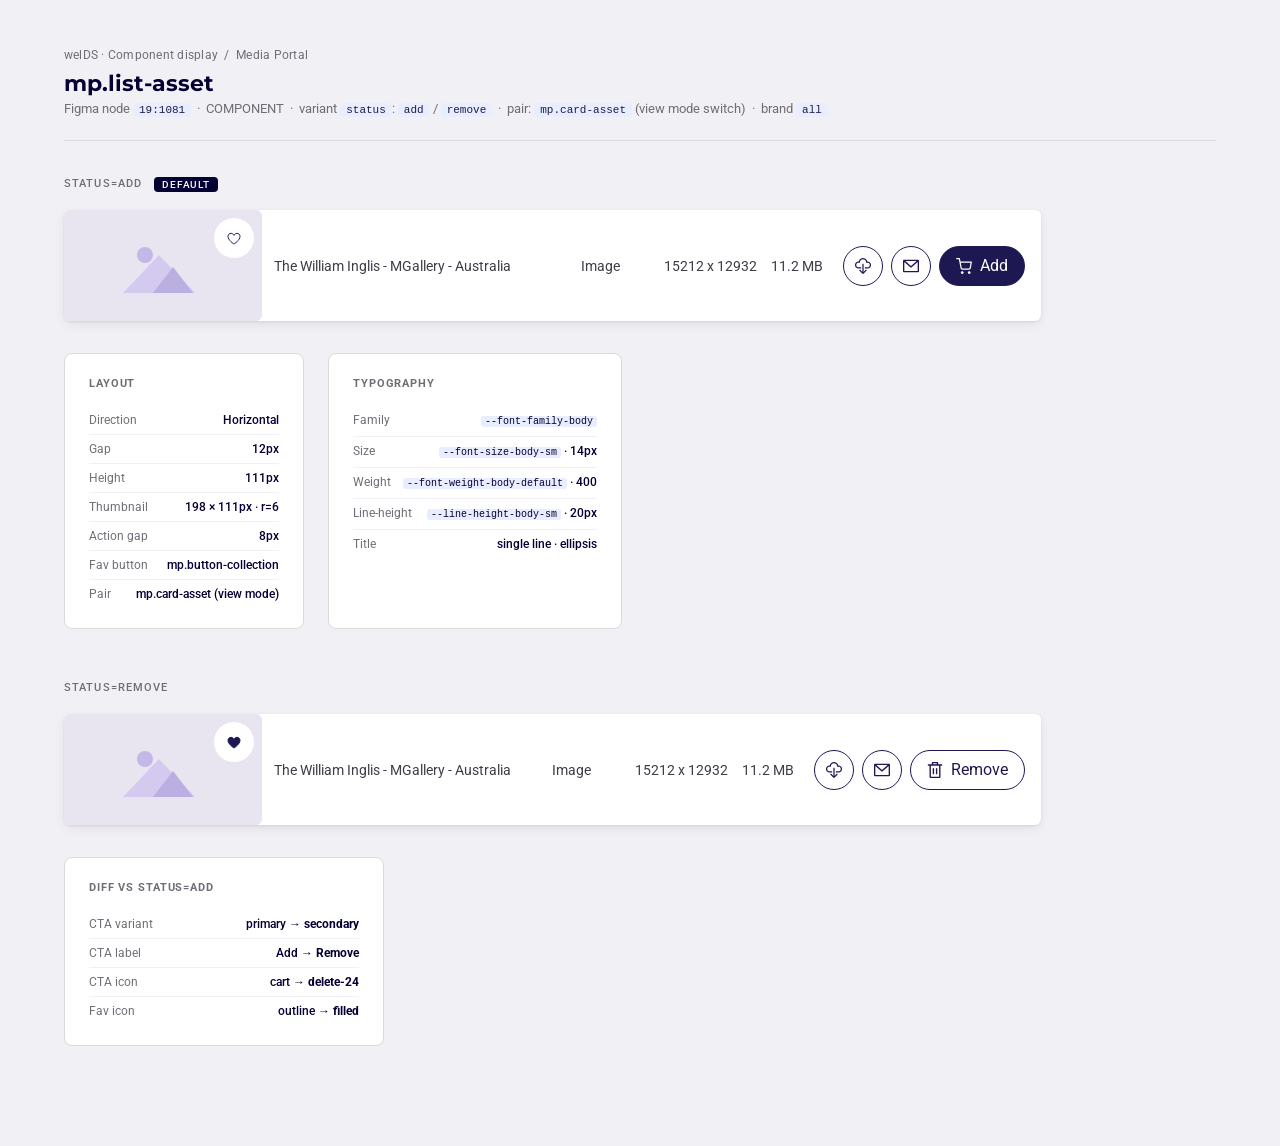
<file: list-asset-display.html>
<!DOCTYPE html>
<html lang="en">
<head>
  <meta charset="UTF-8" />
  <title>mp.list-asset — welDS component display</title>
  <meta name="viewport" content="width=device-width, initial-scale=1" />

  <!-- welDS: Google Fonts -->
  <link rel="preconnect" href="https://fonts.googleapis.com" />
  <link rel="preconnect" href="https://fonts.gstatic.com" crossorigin />
  <link href="https://fonts.googleapis.com/css2?family=Montserrat:wght@300;400;500;600;700&family=Roboto:wght@300;400;500;700&display=swap" rel="stylesheet" />

  <!-- welDS: foundation + components -->
  <link rel="stylesheet" href="assets/welds/base.css" />
  <link rel="stylesheet" href="assets/welds/brands-all.css" />
  <link rel="stylesheet" href="assets/welds/button.css" />
  <link rel="stylesheet" href="assets/welds/button-icon.css" />

  <style>
    *, *::before, *::after { box-sizing: border-box; margin: 0; padding: 0; }

    body {
      font-family: var(--font-family-body, 'Roboto', sans-serif);
      background: #f0f0f5;
      color: #1f1b4b;
      min-height: 100vh;
      padding: 48px 64px;
    }

    /* ── Page header ─────────────────────────────────── */
    .display-header { margin-bottom: 12px; }
    .display-header__breadcrumb { font-size: 12px; color: #6f6e77; margin-bottom: 8px; letter-spacing: 0.02em; }
    .display-header__title { font-family: 'Montserrat', sans-serif; font-size: 22px; font-weight: 700; color: #050033; margin-bottom: 4px; }
    .display-header__meta { font-size: 13px; color: #6f6e77; }
    .display-header__meta code { background: #e8edff; color: #1f1b4b; border-radius: 4px; padding: 1px 6px; font-size: 11px; font-family: 'Roboto Mono', monospace; }

    .display-divider { height: 1px; background: #dadadd; margin: 24px 0 36px; }

    .display-section { margin-bottom: 52px; }
    .display-section__label { font-size: 11px; font-weight: 500; text-transform: uppercase; letter-spacing: 0.1em; color: #6f6e77; margin-bottom: 20px; }
    .display-section__label span { background: #050033; color: #f9f9ff; border-radius: 4px; padding: 2px 8px; font-size: 10px; letter-spacing: 0.08em; margin-left: 8px; vertical-align: middle; }

    .display-canvas { display: flex; flex-direction: column; gap: 32px; }

    /* ══════════════════════════════════════════════════════
       mp.list-asset  (Figma node 19:1081)
       Anatomy: thumbnail / title / type / res / size / actions
    ══════════════════════════════════════════════════════ */
    .mp-list-asset {
      display: flex;
      align-items: center;
      gap: 12px;
      width: 100%;
      max-width: 977px;
      min-height: 111px;
      background: #ffffff;
      border-radius: var(--radius-element-static-lg, 6px);
      box-shadow: 0 1px 3px rgba(0,0,0,.08), 0 4px 12px rgba(0,0,0,.06);
      overflow: visible;
      position: relative;
    }

    /* ── Thumbnail ────────────────────────────────────── */
    .mp-list-asset__image {
      width: 198px;
      height: 111px;
      flex-shrink: 0;
      border-radius: var(--radius-element-static-lg, 6px);
      background: #e8e4f0;
      overflow: hidden;
      position: relative;
    }
    .mp-list-asset__image img {
      width: 100%; height: 100%; object-fit: cover; display: block;
    }
    .mp-list-asset__image-placeholder {
      width: 100%; height: 100%;
      display: flex; align-items: center; justify-content: center;
    }

    /* ── mp.button-collection overlay ────────────────── */
    .mp-list-asset__fav {
      position: absolute;
      top: var(--spacing-inset-xs, 8px);
      left: calc(198px - 40px - 8px); /* image width - btn width - padding */
    }

    /* ── mp.button-collection ─────────────────────────── */
    .mp-btn-collection {
      appearance: none; border: none; cursor: pointer; font: inherit;
      display: inline-flex; align-items: center; justify-content: center;
      width: 40px; height: 40px; padding: 12px; border-radius: 100px; flex-shrink: 0;
      background: #ffffff; color: #1e1852;
      transition: background 120ms ease, color 120ms ease, opacity 120ms ease;
    }
    .mp-btn-collection svg { width: 16px; height: 16px; flex-shrink: 0; }
    .mp-btn-collection:hover:not(:disabled) { background: #1e1852; color: #ffffff; }
    .mp-btn-collection:active:not(:disabled) { background: #544e85; color: #ffffff; }
    .mp-btn-collection:disabled { background: #ffffff; color: #1e1852; opacity: 0.38; cursor: not-allowed; }

    /* ── Tooltip ──────────────────────────────────────── */
    .mp-btn-collection-wrap { position: relative; display: inline-flex; }
    .mp-btn-tooltip {
      position: absolute;
      bottom: calc(100% + 8px);
      left: 50%; transform: translateX(-50%);
      background: #ffffff; color: #1e1852;
      font-size: var(--font-size-body-sm, 14px);
      font-weight: var(--font-weight-body-default, 400);
      line-height: var(--line-height-body-sm, 20px);
      white-space: nowrap; padding: 8px 12px; border-radius: 6px;
      box-shadow: 0 2px 10px rgba(0,0,0,.18);
      pointer-events: none; opacity: 0; transition: opacity 120ms ease; z-index: 10;
    }
    .mp-btn-tooltip::after {
      content: ''; position: absolute; top: 100%; left: 50%; transform: translateX(-50%);
      border: 6px solid transparent; border-top-color: #ffffff;
    }
    .mp-btn-collection-wrap:hover .mp-btn-tooltip { opacity: 1; }

    /* ── Title ────────────────────────────────────────── */
    .mp-list-asset__title {
      flex: 1;
      min-width: 0;
      font-family: var(--font-family-body, 'Roboto', sans-serif);
      font-size: var(--font-size-body-sm, 14px);
      font-weight: var(--font-weight-body-default, 400);
      line-height: var(--line-height-body-sm, 20px);
      color: #3e3d48;
      white-space: nowrap;
      overflow: hidden;
      text-overflow: ellipsis;
    }

    /* ── Meta columns ─────────────────────────────────── */
    .mp-list-asset__meta {
      font-family: var(--font-family-body, 'Roboto', sans-serif);
      font-size: var(--font-size-body-sm, 14px);
      font-weight: var(--font-weight-body-default, 400);
      line-height: var(--line-height-body-sm, 20px);
      color: #3e3d48;
      white-space: nowrap;
      flex-shrink: 0;
    }
    .mp-list-asset__meta--type  { width: 71px; }
    .mp-list-asset__meta--res   { width: 95px; }
    .mp-list-asset__meta--size  { width: 60px; }

    /* ── Actions ──────────────────────────────────────── */
    .mp-list-asset__actions {
      display: flex; align-items: center; gap: 8px; flex-shrink: 0;
      padding-right: 16px;
    }
    .mp-list-asset__actions .welds-btn-icon { width: 40px; height: 40px; flex-shrink: 0; }
    .mp-list-asset__actions .welds-btn { height: 40px; white-space: nowrap; }

    /* ── Spec box ─────────────────────────────────────── */
    .spec-row { display: flex; gap: 32px; flex-wrap: wrap; align-items: flex-start; margin-top: 24px; }
    .spec-box {
      background: #fff; border: 1px solid #dadadd; border-radius: 8px;
      padding: 20px 24px; font-size: 12px; color: #3e3d48; line-height: 20px; min-width: 240px;
    }
    .spec-box__title { font-size: 11px; font-weight: 700; text-transform: uppercase; letter-spacing: 0.08em; color: #6f6e77; margin-bottom: 12px; }
    .spec-box__row { display: flex; justify-content: space-between; gap: 12px; padding: 4px 0; border-bottom: 1px solid #f0f0f5; }
    .spec-box__row:last-child { border-bottom: none; }
    .spec-box__key { color: #6f6e77; }
    .spec-box__val { font-weight: 500; color: #050033; text-align: right; }
    .spec-box__val code { background: #e8edff; border-radius: 3px; padding: 0 4px; font-size: 10px; font-family: monospace; }
  </style>
</head>
<body class="brand-all">

  <!-- Page header -->
  <div class="display-header">
    <div class="display-header__breadcrumb">welDS · Component display &nbsp;/&nbsp; Media Portal</div>
    <h1 class="display-header__title">mp.list-asset</h1>
    <p class="display-header__meta">
      Figma node <code>19:1081</code> &nbsp;·&nbsp;
      COMPONENT &nbsp;·&nbsp;
      variant <code>status</code>: <code>add</code> / <code>remove</code> &nbsp;·&nbsp;
      pair: <code>mp.card-asset</code> (view mode switch) &nbsp;·&nbsp;
      brand <code>all</code>
    </p>
  </div>

  <div class="display-divider"></div>

  <!-- ── Variant: status=add ──────────────────────────── -->
  <div class="display-section">
    <div class="display-section__label">status=add <span>default</span></div>

    <div class="display-canvas">
      <article class="mp-list-asset">

        <!-- Thumbnail -->
        <div class="mp-list-asset__image">
          <div class="mp-list-asset__image-placeholder">
            <svg width="80" height="54" viewBox="0 0 80 54" fill="none" aria-hidden="true">
              <rect width="80" height="54" fill="#e8e4f0"/>
              <circle cx="22" cy="16" r="8" fill="#c4b8e8"/>
              <polygon points="0,54 36,16 72,54" fill="#d4caf0"/>
              <polygon points="30,54 50,28 70,54" fill="#bbaee0"/>
            </svg>
          </div>
        </div>

        <!-- mp.button-collection / :collection=not added -->
        <div class="mp-list-asset__fav">
          <div class="mp-btn-collection-wrap">
            <button class="mp-btn-collection" data-collection="not added" type="button" aria-label="Add to collection">
              <svg viewBox="0 0 24 24" fill="none" aria-hidden="true">
                <path d="M12 21C12 21 3 15.5 3 9.5C3 7.01 5.01 5 7.5 5C9.24 5 10.76 5.96 11.56 7.36L12 8.11L12.44 7.36C13.24 5.96 14.76 5 16.5 5C18.99 5 21 7.01 21 9.5C21 15.5 12 21 12 21Z" stroke="currentColor" stroke-width="1.5"/>
              </svg>
            </button>
            <span class="mp-btn-tooltip" role="tooltip">Add to collection</span>
          </div>
        </div>

        <!-- Title -->
        <p class="mp-list-asset__title">The William Inglis - MGallery - Australia</p>

        <!-- Meta -->
        <span class="mp-list-asset__meta mp-list-asset__meta--type">Image</span>
        <span class="mp-list-asset__meta mp-list-asset__meta--res">15212 x 12932</span>
        <span class="mp-list-asset__meta mp-list-asset__meta--size">11.2 MB</span>

        <!-- Actions -->
        <div class="mp-list-asset__actions">
          <!-- download-24 -->
          <button class="welds-btn-icon" data-variant="secondary" data-size="sm" type="button" aria-label="Download">
            <span class="welds-btn-icon__slot">
              <svg width="16" height="16" viewBox="0 0 11.592 11.514" fill="currentColor" aria-hidden="true">
                <path d="M8.907 2.469L8.876 2.469C8.72 1.769 8.33 1.142 7.77 0.693C7.21 0.245 6.514 0 5.796 0C5.078 0 4.382 0.245 3.822 0.693C3.262 1.142 2.872 1.769 2.716 2.469L2.685 2.469C2.338 2.455 1.991 2.511 1.666 2.634C1.341 2.757 1.044 2.944 0.793 3.185C0.542 3.425 0.343 3.714 0.207 4.034C0.07 4.353 0 4.697 0 5.045C0 5.392 0.07 5.736 0.207 6.056C0.343 6.376 0.542 6.664 0.793 6.905C1.044 7.146 1.341 7.333 1.666 7.456C1.991 7.579 2.338 7.635 2.685 7.62L4.463 7.62L4.463 6.731L2.685 6.731C2.456 6.743 2.227 6.708 2.012 6.629C1.798 6.549 1.601 6.427 1.435 6.269C1.269 6.111 1.137 5.921 1.046 5.711C0.956 5.5 0.909 5.274 0.909 5.045C0.909 4.816 0.956 4.589 1.046 4.378C1.137 4.168 1.269 3.978 1.435 3.82C1.601 3.662 1.798 3.54 2.012 3.461C2.227 3.381 2.456 3.346 2.685 3.358L3.503 3.358L3.538 2.954C3.588 2.389 3.848 1.864 4.266 1.482C4.684 1.1 5.23 0.887 5.796 0.887C6.362 0.887 6.908 1.1 7.326 1.482C7.744 1.864 8.004 2.389 8.054 2.954L8.089 3.358L8.907 3.358C9.136 3.346 9.365 3.381 9.579 3.461C9.794 3.54 9.991 3.662 10.157 3.82C10.323 3.978 10.455 4.168 10.546 4.378C10.636 4.589 10.683 4.816 10.683 5.045C10.683 5.274 10.636 5.5 10.546 5.711C10.455 5.921 10.323 6.111 10.157 6.269C9.991 6.427 9.794 6.549 9.579 6.629C9.365 6.708 9.136 6.743 8.907 6.731L7.129 6.731L7.129 7.62L8.907 7.62C9.254 7.635 9.601 7.579 9.926 7.456C10.251 7.333 10.548 7.146 10.799 6.905C11.049 6.664 11.249 6.376 11.385 6.056C11.522 5.736 11.592 5.392 11.592 5.045C11.592 4.697 11.522 4.353 11.385 4.034C11.249 3.714 11.049 3.425 10.799 3.185C10.548 2.944 10.251 2.757 9.926 2.634C9.601 2.511 9.254 2.455 8.907 2.469Z"/>
                <path d="M8.351 8.531C8.268 8.449 8.156 8.402 8.038 8.402C7.921 8.402 7.808 8.449 7.725 8.531L6.24 10.016L6.24 4.505C6.24 4.387 6.194 4.274 6.11 4.19C6.027 4.107 5.914 4.06 5.796 4.06C5.678 4.06 5.565 4.107 5.482 4.19C5.398 4.274 5.351 4.387 5.351 4.505L5.351 10.016L3.867 8.531C3.784 8.449 3.671 8.402 3.554 8.402C3.436 8.402 3.324 8.449 3.24 8.531C3.199 8.573 3.166 8.622 3.143 8.676C3.12 8.73 3.109 8.788 3.109 8.847C3.109 8.906 3.12 8.964 3.143 9.018C3.166 9.072 3.199 9.121 3.24 9.162L5.463 11.385C5.504 11.428 5.554 11.463 5.609 11.487C5.652 11.502 5.697 11.511 5.743 11.514L5.796 11.514C5.856 11.515 5.915 11.503 5.969 11.478C5.994 11.465 6.018 11.45 6.04 11.434C6.065 11.419 6.089 11.403 6.111 11.385L8.334 9.14C8.414 9.06 8.46 8.953 8.463 8.839C8.467 8.726 8.427 8.616 8.351 8.531Z"/>
              </svg>
            </span>
          </button>
          <!-- mail-24 -->
          <button class="welds-btn-icon" data-variant="secondary" data-size="sm" type="button" aria-label="Share by email">
            <span class="welds-btn-icon__slot">
              <svg width="16" height="16" viewBox="0 0 12 9.334" fill="currentColor" aria-hidden="true">
                <path fill-rule="evenodd" d="M1 1.623L1 8.333L11 8.333L11 1.623L6.329 5.71C6.141 5.875 5.859 5.875 5.671 5.71L1 1.623ZM10.193 1L1.807 1L6 4.669L10.193 1ZM0 0.667C0 0.298 0.298 0 0.667 0L11.333 0C11.702 0 12 0.298 12 0.667L12 8.667C12 9.035 11.702 9.333 11.333 9.333L0.667 9.333C0.298 9.333 0 9.035 0 8.667L0 0.667Z"/>
              </svg>
            </span>
          </button>
          <!-- Add button -->
          <button class="welds-btn" data-variant="primary" data-size="sm" type="button" aria-label="Add to collection">
            <span class="welds-btn__icon">
              <svg width="16" height="16" viewBox="0 0 19.5 19.655" fill="currentColor" aria-hidden="true">
                <path fill-rule="evenodd" d="M7.607 17.94C7.634 17.94 7.655 17.919 7.655 17.893C7.655 17.867 7.634 17.845 7.607 17.845C7.581 17.845 7.56 17.867 7.56 17.893C7.56 17.919 7.581 17.94 7.607 17.94ZM5.845 17.893C5.845 16.92 6.634 16.131 7.607 16.131C8.58 16.131 9.369 16.92 9.369 17.893C9.369 18.866 8.58 19.655 7.607 19.655C6.634 19.655 5.845 18.866 5.845 17.893Z"/>
                <path fill-rule="evenodd" d="M16.178 17.94C16.205 17.94 16.226 17.919 16.226 17.893C16.226 17.867 16.205 17.845 16.178 17.845C16.152 17.845 16.131 17.867 16.131 17.893C16.131 17.919 16.152 17.94 16.178 17.94ZM14.417 17.893C14.417 16.92 15.205 16.131 16.178 16.131C17.152 16.131 17.94 16.92 17.94 17.893C17.94 18.866 17.152 19.655 16.178 19.655C15.205 19.655 14.417 18.866 14.417 17.893Z"/>
                <path fill-rule="evenodd" d="M0 0.75C0 0.336 0.336 0 0.75 0L4.023 0C4.383 0 4.692 0.256 4.759 0.609L5.462 4.286L18.75 4.286C18.972 4.286 19.183 4.384 19.326 4.555C19.468 4.726 19.528 4.951 19.488 5.17L18.179 12.361L18.178 12.367C18.072 12.926 17.78 13.435 17.346 13.802C16.912 14.167 16.365 14.366 15.798 14.357L7.859 14.357C7.292 14.366 6.744 14.167 6.311 13.802C5.876 13.435 5.585 12.926 5.479 12.367L4.111 5.21C4.106 5.188 4.102 5.167 4.099 5.144L3.402 1.5L0.75 1.5C0.336 1.5 0 1.164 0 0.75ZM5.748 5.786L6.952 12.087C6.996 12.317 7.114 12.517 7.278 12.655C7.441 12.792 7.639 12.861 7.837 12.857L7.852 12.857L15.805 12.857L15.82 12.857C16.018 12.861 16.216 12.792 16.379 12.655C16.542 12.517 16.66 12.319 16.704 12.09L16.704 12.087L17.851 5.786L5.748 5.786Z"/>
              </svg>
            </span>
            <span class="welds-btn__wrapper">Add</span>
          </button>
        </div>

      </article>

      <!-- Spec -->
      <div style="display:flex; gap:24px; flex-wrap:wrap;">
        <div class="spec-box">
          <div class="spec-box__title">Layout</div>
          <div class="spec-box__row"><span class="spec-box__key">Direction</span><span class="spec-box__val">Horizontal</span></div>
          <div class="spec-box__row"><span class="spec-box__key">Gap</span><span class="spec-box__val">12px</span></div>
          <div class="spec-box__row"><span class="spec-box__key">Height</span><span class="spec-box__val">111px</span></div>
          <div class="spec-box__row"><span class="spec-box__key">Thumbnail</span><span class="spec-box__val">198 × 111px · r=6</span></div>
          <div class="spec-box__row"><span class="spec-box__key">Action gap</span><span class="spec-box__val">8px</span></div>
          <div class="spec-box__row"><span class="spec-box__key">Fav button</span><span class="spec-box__val">mp.button-collection</span></div>
          <div class="spec-box__row"><span class="spec-box__key">Pair</span><span class="spec-box__val">mp.card-asset (view mode)</span></div>
        </div>
        <div class="spec-box">
          <div class="spec-box__title">Typography</div>
          <div class="spec-box__row"><span class="spec-box__key">Family</span><span class="spec-box__val"><code>--font-family-body</code></span></div>
          <div class="spec-box__row"><span class="spec-box__key">Size</span><span class="spec-box__val"><code>--font-size-body-sm</code> · 14px</span></div>
          <div class="spec-box__row"><span class="spec-box__key">Weight</span><span class="spec-box__val"><code>--font-weight-body-default</code> · 400</span></div>
          <div class="spec-box__row"><span class="spec-box__key">Line-height</span><span class="spec-box__val"><code>--line-height-body-sm</code> · 20px</span></div>
          <div class="spec-box__row"><span class="spec-box__key">Title</span><span class="spec-box__val">single line · ellipsis</span></div>
        </div>
      </div>
    </div>
  </div>

  <!-- ── Variant: status=remove ───────────────────────── -->
  <div class="display-section">
    <div class="display-section__label">status=remove</div>

    <div class="display-canvas">
      <article class="mp-list-asset">

        <div class="mp-list-asset__image">
          <div class="mp-list-asset__image-placeholder">
            <svg width="80" height="54" viewBox="0 0 80 54" fill="none" aria-hidden="true">
              <rect width="80" height="54" fill="#e8e4f0"/>
              <circle cx="22" cy="16" r="8" fill="#c4b8e8"/>
              <polygon points="0,54 36,16 72,54" fill="#d4caf0"/>
              <polygon points="30,54 50,28 70,54" fill="#bbaee0"/>
            </svg>
          </div>
        </div>

        <!-- mp.button-collection / :collection=added -->
        <div class="mp-list-asset__fav">
          <div class="mp-btn-collection-wrap">
            <button class="mp-btn-collection" data-collection="added" type="button" aria-label="Add to collection">
              <svg viewBox="0 0 24 24" aria-hidden="true">
                <path d="M12 21C12 21 3 15.5 3 9.5C3 7.01 5.01 5 7.5 5C9.24 5 10.76 5.96 11.56 7.36L12 8.11L12.44 7.36C13.24 5.96 14.76 5 16.5 5C18.99 5 21 7.01 21 9.5C21 15.5 12 21 12 21Z" fill="currentColor" stroke="currentColor" stroke-width="1.5"/>
              </svg>
            </button>
            <span class="mp-btn-tooltip" role="tooltip">Add to collection</span>
          </div>
        </div>

        <p class="mp-list-asset__title">The William Inglis - MGallery - Australia</p>
        <span class="mp-list-asset__meta mp-list-asset__meta--type">Image</span>
        <span class="mp-list-asset__meta mp-list-asset__meta--res">15212 x 12932</span>
        <span class="mp-list-asset__meta mp-list-asset__meta--size">11.2 MB</span>

        <div class="mp-list-asset__actions">
          <!-- download-24 -->
          <button class="welds-btn-icon" data-variant="secondary" data-size="sm" type="button" aria-label="Download">
            <span class="welds-btn-icon__slot">
              <svg width="16" height="16" viewBox="0 0 11.592 11.514" fill="currentColor" aria-hidden="true">
                <path d="M8.907 2.469L8.876 2.469C8.72 1.769 8.33 1.142 7.77 0.693C7.21 0.245 6.514 0 5.796 0C5.078 0 4.382 0.245 3.822 0.693C3.262 1.142 2.872 1.769 2.716 2.469L2.685 2.469C2.338 2.455 1.991 2.511 1.666 2.634C1.341 2.757 1.044 2.944 0.793 3.185C0.542 3.425 0.343 3.714 0.207 4.034C0.07 4.353 0 4.697 0 5.045C0 5.392 0.07 5.736 0.207 6.056C0.343 6.376 0.542 6.664 0.793 6.905C1.044 7.146 1.341 7.333 1.666 7.456C1.991 7.579 2.338 7.635 2.685 7.62L4.463 7.62L4.463 6.731L2.685 6.731C2.456 6.743 2.227 6.708 2.012 6.629C1.798 6.549 1.601 6.427 1.435 6.269C1.269 6.111 1.137 5.921 1.046 5.711C0.956 5.5 0.909 5.274 0.909 5.045C0.909 4.816 0.956 4.589 1.046 4.378C1.137 4.168 1.269 3.978 1.435 3.82C1.601 3.662 1.798 3.54 2.012 3.461C2.227 3.381 2.456 3.346 2.685 3.358L3.503 3.358L3.538 2.954C3.588 2.389 3.848 1.864 4.266 1.482C4.684 1.1 5.23 0.887 5.796 0.887C6.362 0.887 6.908 1.1 7.326 1.482C7.744 1.864 8.004 2.389 8.054 2.954L8.089 3.358L8.907 3.358C9.136 3.346 9.365 3.381 9.579 3.461C9.794 3.54 9.991 3.662 10.157 3.82C10.323 3.978 10.455 4.168 10.546 4.378C10.636 4.589 10.683 4.816 10.683 5.045C10.683 5.274 10.636 5.5 10.546 5.711C10.455 5.921 10.323 6.111 10.157 6.269C9.991 6.427 9.794 6.549 9.579 6.629C9.365 6.708 9.136 6.743 8.907 6.731L7.129 6.731L7.129 7.62L8.907 7.62C9.254 7.635 9.601 7.579 9.926 7.456C10.251 7.333 10.548 7.146 10.799 6.905C11.049 6.664 11.249 6.376 11.385 6.056C11.522 5.736 11.592 5.392 11.592 5.045C11.592 4.697 11.522 4.353 11.385 4.034C11.249 3.714 11.049 3.425 10.799 3.185C10.548 2.944 10.251 2.757 9.926 2.634C9.601 2.511 9.254 2.455 8.907 2.469Z"/>
                <path d="M8.351 8.531C8.268 8.449 8.156 8.402 8.038 8.402C7.921 8.402 7.808 8.449 7.725 8.531L6.24 10.016L6.24 4.505C6.24 4.387 6.194 4.274 6.11 4.19C6.027 4.107 5.914 4.06 5.796 4.06C5.678 4.06 5.565 4.107 5.482 4.19C5.398 4.274 5.351 4.387 5.351 4.505L5.351 10.016L3.867 8.531C3.784 8.449 3.671 8.402 3.554 8.402C3.436 8.402 3.324 8.449 3.24 8.531C3.199 8.573 3.166 8.622 3.143 8.676C3.12 8.73 3.109 8.788 3.109 8.847C3.109 8.906 3.12 8.964 3.143 9.018C3.166 9.072 3.199 9.121 3.24 9.162L5.463 11.385C5.504 11.428 5.554 11.463 5.609 11.487C5.652 11.502 5.697 11.511 5.743 11.514L5.796 11.514C5.856 11.515 5.915 11.503 5.969 11.478C5.994 11.465 6.018 11.45 6.04 11.434C6.065 11.419 6.089 11.403 6.111 11.385L8.334 9.14C8.414 9.06 8.46 8.953 8.463 8.839C8.467 8.726 8.427 8.616 8.351 8.531Z"/>
              </svg>
            </span>
          </button>
          <!-- mail-24 -->
          <button class="welds-btn-icon" data-variant="secondary" data-size="sm" type="button" aria-label="Share by email">
            <span class="welds-btn-icon__slot">
              <svg width="16" height="16" viewBox="0 0 12 9.334" fill="currentColor" aria-hidden="true">
                <path fill-rule="evenodd" d="M1 1.623L1 8.333L11 8.333L11 1.623L6.329 5.71C6.141 5.875 5.859 5.875 5.671 5.71L1 1.623ZM10.193 1L1.807 1L6 4.669L10.193 1ZM0 0.667C0 0.298 0.298 0 0.667 0L11.333 0C11.702 0 12 0.298 12 0.667L12 8.667C12 9.035 11.702 9.333 11.333 9.333L0.667 9.333C0.298 9.333 0 9.035 0 8.667L0 0.667Z"/>
              </svg>
            </span>
          </button>
          <!-- Remove button — delete-24 -->
          <button class="welds-btn" data-variant="secondary" data-size="sm" type="button" aria-label="Remove from collection">
            <span class="welds-btn__icon">
              <svg width="16" height="16" viewBox="0 0 16 17.5" fill="currentColor" aria-hidden="true">
                <path d="M15.25 2.5L11.5 2.5L11.5 1C11.5 0.45 11.05 0 10.5 0L5.5 0C4.95 0 4.5 0.45 4.5 1L4.5 2.5L0.75 2.5C0.34 2.5 0 2.84 0 3.25C0 3.66 0.34 4 0.75 4L2 4L2 16.5C2 17.05 2.45 17.5 3 17.5L13 17.5C13.55 17.5 14 17.05 14 16.5L14 4L15.25 4C15.66 4 16 3.66 16 3.25C16 2.84 15.66 2.5 15.25 2.5ZM6 1.5L10 1.5L10 2.5L6 2.5L6 1.5ZM12.5 16L3.5 16L3.5 4L12.5 4L12.5 16ZM6.25 13.5C6.66 13.5 7 13.16 7 12.75L7 7.25C7 6.84 6.66 6.5 6.25 6.5C5.84 6.5 5.5 6.84 5.5 7.25L5.5 12.75C5.5 13.16 5.84 13.5 6.25 13.5ZM9.75 13.5C10.16 13.5 10.5 13.16 10.5 12.75L10.5 7.25C10.5 6.84 10.16 6.5 9.75 6.5C9.34 6.5 9 6.84 9 7.25L9 12.75C9 13.16 9.34 13.5 9.75 13.5Z"/>
              </svg>
            </span>
            <span class="welds-btn__wrapper">Remove</span>
          </button>
        </div>

      </article>

      <!-- Diff spec -->
      <div class="spec-box" style="max-width: 320px;">
        <div class="spec-box__title">Diff vs status=add</div>
        <div class="spec-box__row"><span class="spec-box__key">CTA variant</span><span class="spec-box__val">primary → <strong>secondary</strong></span></div>
        <div class="spec-box__row"><span class="spec-box__key">CTA label</span><span class="spec-box__val">Add → <strong>Remove</strong></span></div>
        <div class="spec-box__row"><span class="spec-box__key">CTA icon</span><span class="spec-box__val">cart → <strong>delete-24</strong></span></div>
        <div class="spec-box__row"><span class="spec-box__key">Fav icon</span><span class="spec-box__val">outline → <strong>filled</strong></span></div>
      </div>
    </div>
  </div>

</body>
</html>
</file>
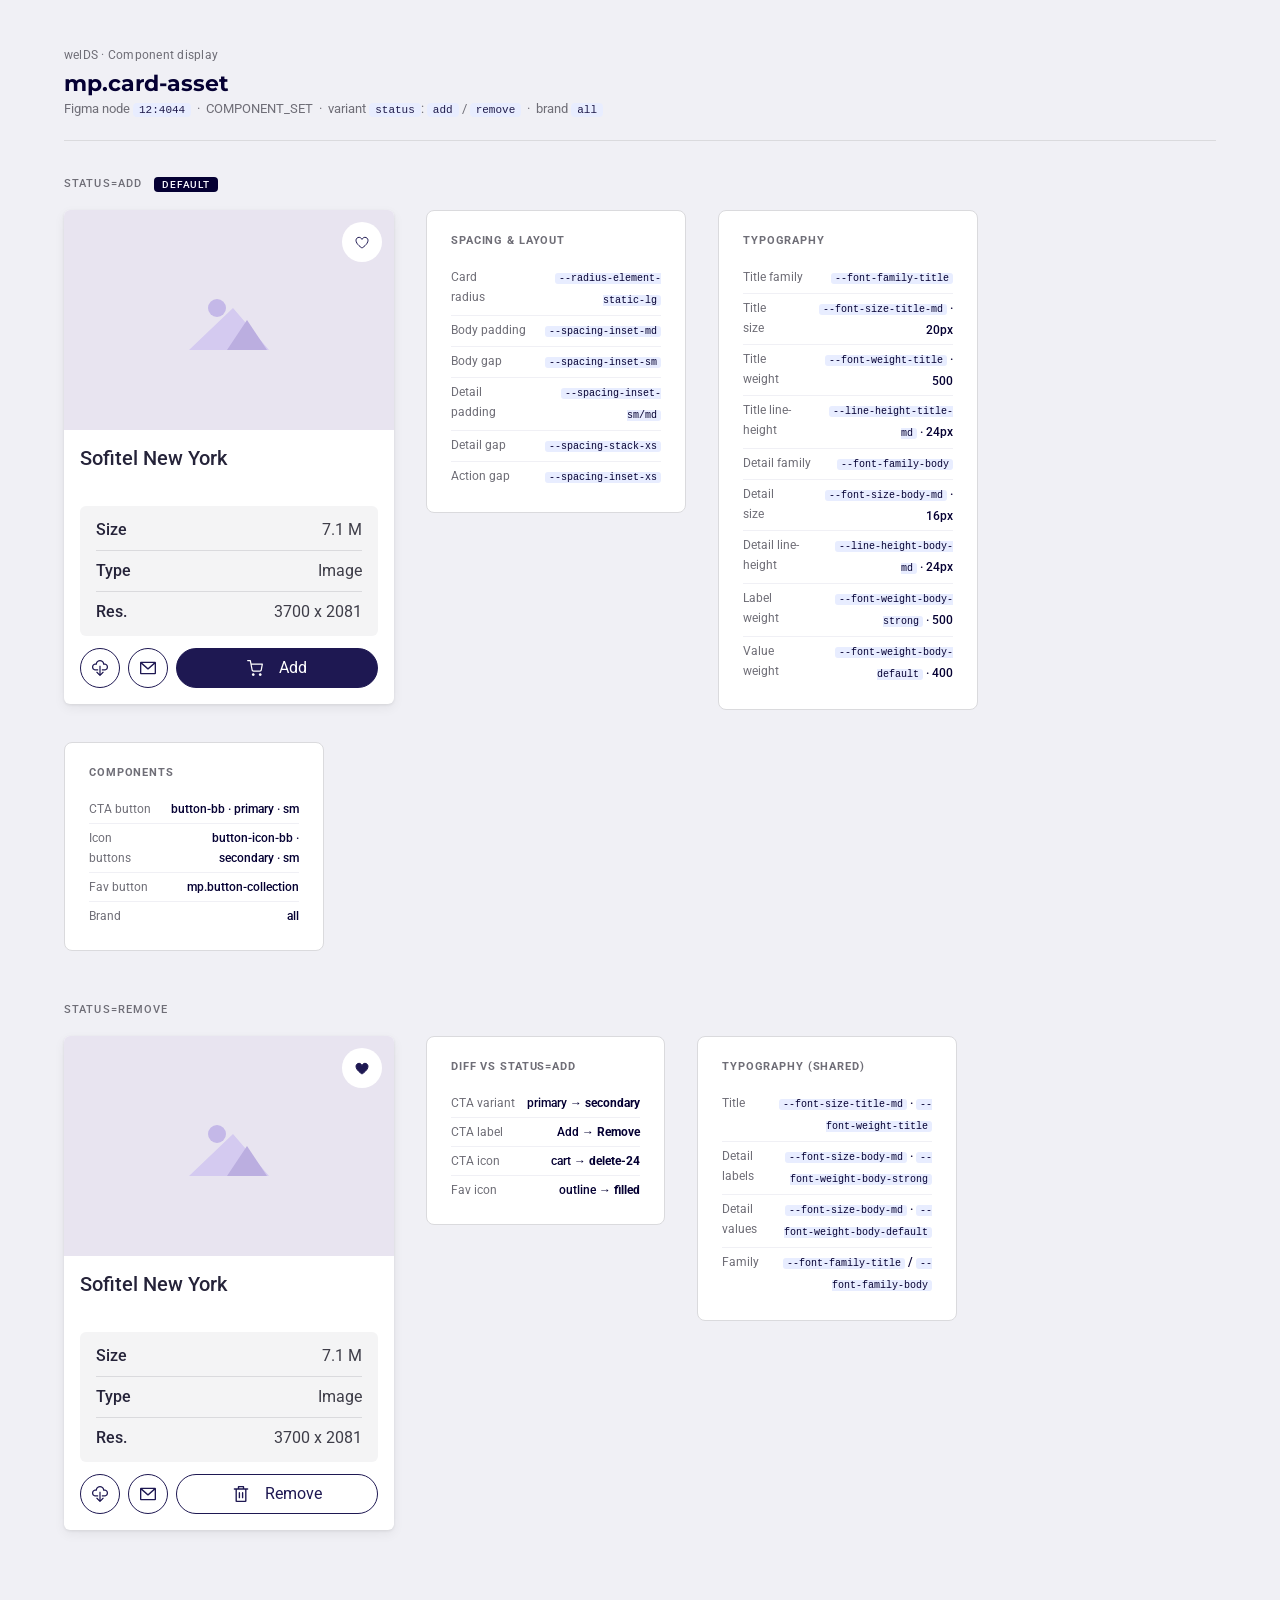
<file: components/card-asset-display.html>
<!DOCTYPE html>
<html lang="en">
<head>
  <meta charset="UTF-8" />
  <title>mp.card-asset — welDS component display</title>
  <meta name="viewport" content="width=device-width, initial-scale=1" />

  <!-- welDS: Google Fonts (brand: all) -->
  <link rel="preconnect" href="https://fonts.googleapis.com" />
  <link rel="preconnect" href="https://fonts.gstatic.com" crossorigin />
  <link href="https://fonts.googleapis.com/css2?family=Montserrat:wght@300;400;500;600;700&family=Roboto:wght@300;400;500;700&family=Unna:ital,wght@0,400;0,700;1,400&family=Noto+Sans:wght@300;400;500;600;700&family=Lato:wght@300;400;700&family=Gloock&family=Darker+Grotesque:wght@300;400;500;600;700&display=swap" rel="stylesheet" />

  <!-- welDS: foundation tokens + component CSS -->
  <link rel="stylesheet" href="../assets/welds/base.css" />
  <link rel="stylesheet" href="../assets/welds/brands-all.css" />
  <link rel="stylesheet" href="../assets/welds/button.css" />
  <link rel="stylesheet" href="../assets/welds/button-icon.css" />

  <style>
    /* ── Page shell ─────────────────────────────────────────────── */
    *, *::before, *::after { box-sizing: border-box; margin: 0; padding: 0; }

    body {
      font-family: 'Roboto', sans-serif;
      background: #f0f0f5;
      color: #1f1b4b;
      min-height: 100vh;
      padding: 48px 64px;
    }

    /* ── Page header ────────────────────────────────────────────── */
    .display-header {
      margin-bottom: 12px;
    }
    .display-header__breadcrumb {
      font-size: 12px;
      color: #6f6e77;
      margin-bottom: 8px;
      letter-spacing: 0.02em;
    }
    .display-header__title {
      font-family: 'Montserrat', sans-serif;
      font-size: 22px;
      font-weight: 700;
      color: #050033;
      margin-bottom: 4px;
    }
    .display-header__meta {
      font-size: 13px;
      color: #6f6e77;
    }
    .display-header__meta code {
      background: #e8edff;
      color: #1f1b4b;
      border-radius: 4px;
      padding: 1px 6px;
      font-size: 11px;
      font-family: 'Roboto Mono', monospace;
    }

    /* ── Divider ────────────────────────────────────────────────── */
    .display-divider {
      height: 1px;
      background: #dadadd;
      margin: 24px 0 36px;
    }

    /* ── Variant section ────────────────────────────────────────── */
    .display-section {
      margin-bottom: 52px;
    }
    .display-section__label {
      font-size: 11px;
      font-weight: 500;
      text-transform: uppercase;
      letter-spacing: 0.1em;
      color: #6f6e77;
      margin-bottom: 20px;
    }
    .display-section__label span {
      background: #050033;
      color: #f9f9ff;
      border-radius: 4px;
      padding: 2px 8px;
      font-size: 10px;
      letter-spacing: 0.08em;
      margin-left: 8px;
      vertical-align: middle;
    }

    /* ── Card container (for centering the card in the canvas) ─── */
    .display-canvas {
      display: flex;
      gap: 32px;
      flex-wrap: wrap;
      align-items: flex-start;
    }

    /* ═══════════════════════════════════════════════════════════════
       mp.card-asset  (Figma node 12:4044)
       Anatomy: image-product / title / detail-list / actions
    ═══════════════════════════════════════════════════════════════ */
    .mp-card-asset {
      width: 330px;
      background: #ffffff;
      border-radius: var(--radius-element-static-lg, 6px);
      overflow: visible;
      display: flex;
      flex-direction: column;
      position: relative;
      box-shadow: 0 1px 3px rgba(0,0,0,.08), 0 4px 12px rgba(0,0,0,.06);
    }

    /* ── web.image-product ──────────────────────────────────────── */
    .mp-card-asset__image {
      position: relative;
      width: 100%;
      aspect-ratio: 330 / 220;
      background: #e8e4f0;
      overflow: hidden;
      border-radius: var(--radius-element-static-lg, 6px) var(--radius-element-static-lg, 6px) 0 0;
      /* ensure card bottom corners stay rounded without relying on parent overflow:hidden */
      flex-shrink: 0;
    }
    .mp-card-asset__image img {
      width: 100%;
      height: 100%;
      object-fit: cover;
      display: block;
    }
    .mp-card-asset__image-placeholder {
      width: 100%;
      height: 100%;
      display: flex;
      align-items: center;
      justify-content: center;
    }

    /* Favorite overlay — web.button-icon-bb tertiary sm */
    .mp-card-asset__fav {
      position: absolute;
      top: var(--spacing-inset-sm, 12px);
      right: var(--spacing-inset-sm, 12px);
    }

    /* ── card body ──────────────────────────────────────────────── */
    .mp-card-asset__body {
      display: flex;
      flex-direction: column;
      gap: var(--spacing-inset-sm, 12px);
      padding: var(--spacing-inset-md, 16px);
      border-radius: 0 0 var(--radius-element-static-lg, 6px) var(--radius-element-static-lg, 6px);
      overflow: hidden;
    }

    /* title — always 2 lines tall, ellipsis if overflow */
    .mp-card-asset__title {
      font-family: 'Roboto', sans-serif;
      font-size: 20px;
      font-weight: 500;
      line-height: 24px;
      color: #252339;
      height: 48px; /* 2 × 24px — always reserved */
      display: -webkit-box;
      -webkit-line-clamp: 2;
      -webkit-box-orient: vertical;
      overflow: hidden;
    }

    /* web.separator-backed detail list */
    .mp-card-asset__details {
      background: #f4f4f5;
      border-radius: var(--radius-element-static-lg, 6px);
      padding: 12px 16px;
      display: flex;
      flex-direction: column;
      gap: 8px;
    }
    .mp-card-asset__detail-row {
      display: flex;
      align-items: center;
      justify-content: space-between;
      font-size: 16px;
      line-height: 24px;
    }
    .mp-card-asset__detail-label {
      font-weight: 500;
      color: #252339;
    }
    .mp-card-asset__detail-value {
      font-weight: 400;
      color: #3e3d48;
    }
    /* web.separator */
    .mp-card-asset__sep {
      height: 1px;
      background: #dadadd;
      margin: 0;
    }

    /* action row */
    .mp-card-asset__actions {
      display: flex;
      align-items: center;
      justify-content: flex-end;
      gap: var(--spacing-inset-xs, 8px);
    }
    /* icon buttons — 40×40px */
    .mp-card-asset__actions .welds-btn-icon {
      width: 40px;
      height: 40px;
      flex-shrink: 0;
    }
    /* CTA button — 40px tall, fills remaining space */
    .mp-card-asset__actions .welds-btn {
      height: 40px;
      flex: 1;
      justify-content: center;
      gap: var(--spacing-inset-xs, 8px);
      white-space: nowrap;
    }

    /* ══════════════════════════════════════════════════════════════
       mp.button-collection  (Figma node 75:3687)
       Base: web.button-icon · tertiary · sm  (40×40, r=100, p=12)
    ══════════════════════════════════════════════════════════════ */
    .mp-btn-collection {
      appearance: none;
      border: none;
      cursor: pointer;
      font: inherit;
      display: inline-flex;
      align-items: center;
      justify-content: center;
      width: 40px;
      height: 40px;
      padding: 12px;
      border-radius: 100px;
      flex-shrink: 0;
      background: #ffffff;
      color: #1e1852;
      transition: background 120ms ease, color 120ms ease, opacity 120ms ease;
    }
    .mp-btn-collection svg {
      width: 16px;
      height: 16px;
      flex-shrink: 0;
    }
    .mp-btn-collection:hover:not(:disabled) {
      background: #1e1852;
      color: #ffffff;
    }
    .mp-btn-collection:active:not(:disabled) {
      background: #544e85;
      color: #ffffff;
    }
    .mp-btn-collection:disabled {
      background: #ffffff;
      color: #1e1852;
      opacity: 0.38;
      cursor: not-allowed;
    }

    /* ── mp.button-collection tooltip ───────────────────────────── */
    .mp-btn-collection-wrap {
      position: relative;
      display: inline-flex;
    }
    .mp-btn-tooltip {
      position: absolute;
      bottom: calc(100% + 8px);
      left: 50%;
      transform: translateX(-50%);
      background: #ffffff;
      color: #1e1852;
      font-size: 13px;
      font-weight: 400;
      line-height: 20px;
      white-space: nowrap;
      padding: 8px 12px;
      border-radius: 6px;
      box-shadow: 0 2px 10px rgba(0,0,0,.18);
      pointer-events: none;
      opacity: 0;
      transition: opacity 120ms ease;
      z-index: 10;
    }
    .mp-btn-tooltip::after {
      content: '';
      position: absolute;
      top: 100%;
      left: 50%;
      transform: translateX(-50%);
      border: 6px solid transparent;
      border-top-color: #ffffff;
    }
    .mp-btn-collection-wrap:hover .mp-btn-tooltip {
      opacity: 1;
    }

    /* ── Spec annotation ────────────────────────────────────────── */
    .spec-box {
      background: #fff;
      border: 1px solid #dadadd;
      border-radius: 8px;
      padding: 20px 24px;
      font-size: 12px;
      color: #3e3d48;
      line-height: 20px;
      max-width: 260px;
      align-self: flex-start;
    }
    .spec-box__title {
      font-size: 11px;
      font-weight: 700;
      text-transform: uppercase;
      letter-spacing: 0.08em;
      color: #6f6e77;
      margin-bottom: 12px;
    }
    .spec-box__row {
      display: flex;
      justify-content: space-between;
      gap: 12px;
      padding: 4px 0;
      border-bottom: 1px solid #f0f0f5;
    }
    .spec-box__row:last-child { border-bottom: none; }
    .spec-box__key { color: #6f6e77; }
    .spec-box__val { font-weight: 500; color: #050033; text-align: right; }
    .spec-box__val code {
      background: #e8edff;
      border-radius: 3px;
      padding: 0 4px;
      font-size: 10px;
      font-family: monospace;
    }
  </style>
</head>
<body class="brand-all">

  <!-- Page header -->
  <div class="display-header">
    <div class="display-header__breadcrumb">welDS · Component display</div>
    <h1 class="display-header__title">mp.card-asset</h1>
    <p class="display-header__meta">
      Figma node <code>12:4044</code> &nbsp;·&nbsp;
      COMPONENT_SET &nbsp;·&nbsp;
      variant <code>status</code>: <code>add</code> / <code>remove</code> &nbsp;·&nbsp;
      brand <code>all</code>
    </p>
  </div>

  <div class="display-divider"></div>

  <!-- ── Variant: status=add ──────────────────────────────────── -->
  <div class="display-section">
    <div class="display-section__label">status=add <span>default</span></div>

    <div class="display-canvas">

      <!-- Card -->
      <article class="mp-card-asset">
        <!-- web.image-product -->
        <div class="mp-card-asset__image">
          <div class="mp-card-asset__image-placeholder">
            <svg width="80" height="60" viewBox="0 0 80 60" fill="none" aria-hidden="true">
              <rect width="80" height="60" fill="#e8e4f0"/>
              <circle cx="28" cy="18" r="9" fill="#c4b8e8"/>
              <polygon points="0,60 44,18 80,60" fill="#d4caf0"/>
              <polygon points="38,60 58,30 78,60" fill="#bbaee0"/>
            </svg>
          </div>
        </div>
        <!-- mp.button-collection / :collection=not added -->
        <div class="mp-card-asset__fav">
          <div class="mp-btn-collection-wrap">
            <button
              class="mp-btn-collection"
              data-collection="not added"
              type="button"
              aria-label="Add to collection"
            >
              <!-- favorite-24 outline -->
              <svg viewBox="0 0 24 24" fill="none" aria-hidden="true">
                <path d="M12 21C12 21 3 15.5 3 9.5C3 7.01 5.01 5 7.5 5C9.24 5 10.76 5.96 11.56 7.36L12 8.11L12.44 7.36C13.24 5.96 14.76 5 16.5 5C18.99 5 21 7.01 21 9.5C21 15.5 12 21 12 21Z" stroke="currentColor" stroke-width="1.5"/>
              </svg>
            </button>
            <span class="mp-btn-tooltip" role="tooltip">Add to collection</span>
          </div>
        </div>

        <!-- card body -->
        <div class="mp-card-asset__body">
          <!-- title -->
          <h2 class="mp-card-asset__title">Sofitel New York</h2>

          <!-- web.separator-backed detail list -->
          <div class="mp-card-asset__details">
            <div class="mp-card-asset__detail-row">
              <span class="mp-card-asset__detail-label">Size</span>
              <span class="mp-card-asset__detail-value">7.1 M</span>
            </div>
            <div class="mp-card-asset__sep" role="separator"></div>
            <div class="mp-card-asset__detail-row">
              <span class="mp-card-asset__detail-label">Type</span>
              <span class="mp-card-asset__detail-value">Image</span>
            </div>
            <div class="mp-card-asset__sep" role="separator"></div>
            <div class="mp-card-asset__detail-row">
              <span class="mp-card-asset__detail-label">Res.</span>
              <span class="mp-card-asset__detail-value">3700 x 2081</span>
            </div>
          </div>

          <!-- action row -->
          <div class="mp-card-asset__actions">
            <!-- web.button-icon-bb / secondary / sm — download -->
            <button class="welds-btn-icon" data-variant="secondary" data-size="sm" type="button" aria-label="Download">
              <span class="welds-btn-icon__slot">
                <svg width="16" height="16" viewBox="0 0 11.592 11.514" fill="currentColor" aria-hidden="true">
                  <path d="M8.907 2.469L8.876 2.469C8.72 1.769 8.33 1.142 7.77 0.693C7.21 0.245 6.514 0 5.796 0C5.078 0 4.382 0.245 3.822 0.693C3.262 1.142 2.872 1.769 2.716 2.469L2.685 2.469C2.338 2.455 1.991 2.511 1.666 2.634C1.341 2.757 1.044 2.944 0.793 3.185C0.542 3.425 0.343 3.714 0.207 4.034C0.07 4.353 0 4.697 0 5.045C0 5.392 0.07 5.736 0.207 6.056C0.343 6.376 0.542 6.664 0.793 6.905C1.044 7.146 1.341 7.333 1.666 7.456C1.991 7.579 2.338 7.635 2.685 7.62L4.463 7.62L4.463 6.731L2.685 6.731C2.456 6.743 2.227 6.708 2.012 6.629C1.798 6.549 1.601 6.427 1.435 6.269C1.269 6.111 1.137 5.921 1.046 5.711C0.956 5.5 0.909 5.274 0.909 5.045C0.909 4.816 0.956 4.589 1.046 4.378C1.137 4.168 1.269 3.978 1.435 3.82C1.601 3.662 1.798 3.54 2.012 3.461C2.227 3.381 2.456 3.346 2.685 3.358L3.503 3.358L3.538 2.954C3.588 2.389 3.848 1.864 4.266 1.482C4.684 1.1 5.23 0.887 5.796 0.887C6.362 0.887 6.908 1.1 7.326 1.482C7.744 1.864 8.004 2.389 8.054 2.954L8.089 3.358L8.907 3.358C9.136 3.346 9.365 3.381 9.579 3.461C9.794 3.54 9.991 3.662 10.157 3.82C10.323 3.978 10.455 4.168 10.546 4.378C10.636 4.589 10.683 4.816 10.683 5.045C10.683 5.274 10.636 5.5 10.546 5.711C10.455 5.921 10.323 6.111 10.157 6.269C9.991 6.427 9.794 6.549 9.579 6.629C9.365 6.708 9.136 6.743 8.907 6.731L7.129 6.731L7.129 7.62L8.907 7.62C9.254 7.635 9.601 7.579 9.926 7.456C10.251 7.333 10.548 7.146 10.799 6.905C11.049 6.664 11.249 6.376 11.385 6.056C11.522 5.736 11.592 5.392 11.592 5.045C11.592 4.697 11.522 4.353 11.385 4.034C11.249 3.714 11.049 3.425 10.799 3.185C10.548 2.944 10.251 2.757 9.926 2.634C9.601 2.511 9.254 2.455 8.907 2.469Z"/>
                  <path d="M8.351 8.531C8.268 8.449 8.156 8.402 8.038 8.402C7.921 8.402 7.808 8.449 7.725 8.531L6.24 10.016L6.24 4.505C6.24 4.387 6.194 4.274 6.11 4.19C6.027 4.107 5.914 4.06 5.796 4.06C5.678 4.06 5.565 4.107 5.482 4.19C5.398 4.274 5.351 4.387 5.351 4.505L5.351 10.016L3.867 8.531C3.784 8.449 3.671 8.402 3.554 8.402C3.436 8.402 3.324 8.449 3.24 8.531C3.199 8.573 3.166 8.622 3.143 8.676C3.12 8.73 3.109 8.788 3.109 8.847C3.109 8.906 3.12 8.964 3.143 9.018C3.166 9.072 3.199 9.121 3.24 9.162L5.463 11.385C5.504 11.428 5.554 11.463 5.609 11.487C5.652 11.502 5.697 11.511 5.743 11.514L5.796 11.514C5.856 11.515 5.915 11.503 5.969 11.478C5.994 11.465 6.018 11.45 6.04 11.434C6.065 11.419 6.089 11.403 6.111 11.385L8.334 9.14C8.414 9.06 8.46 8.953 8.463 8.839C8.467 8.726 8.427 8.616 8.351 8.531Z"/>
                </svg>
              </span>
            </button>
            <!-- web.button-icon-bb / secondary / sm — email -->
            <button class="welds-btn-icon" data-variant="secondary" data-size="sm" type="button" aria-label="Share by email">
              <span class="welds-btn-icon__slot">
                <svg width="16" height="16" viewBox="0 0 12 9.334" fill="currentColor" aria-hidden="true">
                  <path fill-rule="evenodd" d="M1 1.623L1 8.333L11 8.333L11 1.623L6.329 5.71C6.141 5.875 5.859 5.875 5.671 5.71L1 1.623ZM10.193 1L1.807 1L6 4.669L10.193 1ZM0 0.667C0 0.298 0.298 0 0.667 0L11.333 0C11.702 0 12 0.298 12 0.667L12 8.667C12 9.035 11.702 9.333 11.333 9.333L0.667 9.333C0.298 9.333 0 9.035 0 8.667L0 0.667Z"/>
                </svg>
              </span>
            </button>
            <!-- web.button-bb / primary / sm — Add -->
            <button class="welds-btn" data-variant="primary" data-size="sm" type="button" aria-label="Add to collection">
              <span class="welds-btn__icon">
                <!-- cart icon — figma: 💠 cart (19.5×19.655) -->
                <svg width="16" height="16" viewBox="0 0 19.5 19.655" fill="currentColor" aria-hidden="true">
                  <path fill-rule="evenodd" d="M7.607 17.94C7.634 17.94 7.655 17.919 7.655 17.893C7.655 17.867 7.634 17.845 7.607 17.845C7.581 17.845 7.56 17.867 7.56 17.893C7.56 17.919 7.581 17.94 7.607 17.94ZM5.845 17.893C5.845 16.92 6.634 16.131 7.607 16.131C8.58 16.131 9.369 16.92 9.369 17.893C9.369 18.866 8.58 19.655 7.607 19.655C6.634 19.655 5.845 18.866 5.845 17.893Z"/>
                  <path fill-rule="evenodd" d="M16.178 17.94C16.205 17.94 16.226 17.919 16.226 17.893C16.226 17.867 16.205 17.845 16.178 17.845C16.152 17.845 16.131 17.867 16.131 17.893C16.131 17.919 16.152 17.94 16.178 17.94ZM14.417 17.893C14.417 16.92 15.205 16.131 16.178 16.131C17.152 16.131 17.94 16.92 17.94 17.893C17.94 18.866 17.152 19.655 16.178 19.655C15.205 19.655 14.417 18.866 14.417 17.893Z"/>
                  <path fill-rule="evenodd" d="M0 0.75C0 0.336 0.336 0 0.75 0L4.023 0C4.383 0 4.692 0.256 4.759 0.609L5.462 4.286L18.75 4.286C18.972 4.286 19.183 4.384 19.326 4.555C19.468 4.726 19.528 4.951 19.488 5.17L18.179 12.361L18.178 12.367C18.072 12.926 17.78 13.435 17.346 13.802C16.912 14.167 16.365 14.366 15.798 14.357L7.859 14.357C7.292 14.366 6.744 14.167 6.311 13.802C5.876 13.435 5.585 12.926 5.479 12.367L4.111 5.21C4.106 5.188 4.102 5.167 4.099 5.144L3.402 1.5L0.75 1.5C0.336 1.5 0 1.164 0 0.75ZM5.748 5.786L6.952 12.087C6.996 12.317 7.114 12.517 7.278 12.655C7.441 12.792 7.639 12.861 7.837 12.857L7.852 12.857L15.805 12.857L15.82 12.857C16.018 12.861 16.216 12.792 16.379 12.655C16.542 12.517 16.66 12.319 16.704 12.09L16.704 12.087L17.851 5.786L5.748 5.786Z"/>
                </svg>
              </span>
              <span class="welds-btn__wrapper">Add</span>
            </button>
          </div>
        </div>
      </article>

      <!-- Spec -->
      <div class="spec-box">
        <div class="spec-box__title">Spacing &amp; layout</div>
        <div class="spec-box__row"><span class="spec-box__key">Card radius</span><span class="spec-box__val"><code>--radius-element-static-lg</code></span></div>
        <div class="spec-box__row"><span class="spec-box__key">Body padding</span><span class="spec-box__val"><code>--spacing-inset-md</code></span></div>
        <div class="spec-box__row"><span class="spec-box__key">Body gap</span><span class="spec-box__val"><code>--spacing-inset-sm</code></span></div>
        <div class="spec-box__row"><span class="spec-box__key">Detail padding</span><span class="spec-box__val"><code>--spacing-inset-sm/md</code></span></div>
        <div class="spec-box__row"><span class="spec-box__key">Detail gap</span><span class="spec-box__val"><code>--spacing-stack-xs</code></span></div>
        <div class="spec-box__row"><span class="spec-box__key">Action gap</span><span class="spec-box__val"><code>--spacing-inset-xs</code></span></div>
      </div>

      <div class="spec-box">
        <div class="spec-box__title">Typography</div>
        <div class="spec-box__row"><span class="spec-box__key">Title family</span><span class="spec-box__val"><code>--font-family-title</code></span></div>
        <div class="spec-box__row"><span class="spec-box__key">Title size</span><span class="spec-box__val"><code>--font-size-title-md</code> · 20px</span></div>
        <div class="spec-box__row"><span class="spec-box__key">Title weight</span><span class="spec-box__val"><code>--font-weight-title</code> · 500</span></div>
        <div class="spec-box__row"><span class="spec-box__key">Title line-height</span><span class="spec-box__val"><code>--line-height-title-md</code> · 24px</span></div>
        <div class="spec-box__row"><span class="spec-box__key">Detail family</span><span class="spec-box__val"><code>--font-family-body</code></span></div>
        <div class="spec-box__row"><span class="spec-box__key">Detail size</span><span class="spec-box__val"><code>--font-size-body-md</code> · 16px</span></div>
        <div class="spec-box__row"><span class="spec-box__key">Detail line-height</span><span class="spec-box__val"><code>--line-height-body-md</code> · 24px</span></div>
        <div class="spec-box__row"><span class="spec-box__key">Label weight</span><span class="spec-box__val"><code>--font-weight-body-strong</code> · 500</span></div>
        <div class="spec-box__row"><span class="spec-box__key">Value weight</span><span class="spec-box__val"><code>--font-weight-body-default</code> · 400</span></div>
      </div>

      <div class="spec-box">
        <div class="spec-box__title">Components</div>
        <div class="spec-box__row"><span class="spec-box__key">CTA button</span><span class="spec-box__val">button-bb · primary · sm</span></div>
        <div class="spec-box__row"><span class="spec-box__key">Icon buttons</span><span class="spec-box__val">button-icon-bb · secondary · sm</span></div>
        <div class="spec-box__row"><span class="spec-box__key">Fav button</span><span class="spec-box__val">mp.button-collection</span></div>
        <div class="spec-box__row"><span class="spec-box__key">Brand</span><span class="spec-box__val">all</span></div>
      </div>

    </div>
  </div>

  <!-- ── Variant: status=remove ───────────────────────────────── -->
  <div class="display-section">
    <div class="display-section__label">status=remove</div>

    <div class="display-canvas">

      <article class="mp-card-asset">
        <!-- web.image-product (same image area) -->
        <div class="mp-card-asset__image">
          <div class="mp-card-asset__image-placeholder">
            <svg width="80" height="60" viewBox="0 0 80 60" fill="none" aria-hidden="true">
              <rect width="80" height="60" fill="#e8e4f0"/>
              <circle cx="28" cy="18" r="9" fill="#c4b8e8"/>
              <polygon points="0,60 44,18 80,60" fill="#d4caf0"/>
              <polygon points="38,60 58,30 78,60" fill="#bbaee0"/>
            </svg>
          </div>
        </div>
        <!-- mp.button-collection / :collection=added -->
        <div class="mp-card-asset__fav">
          <div class="mp-btn-collection-wrap">
            <button
              class="mp-btn-collection"
              data-collection="added"
              type="button"
              aria-label="Add to collection"
            >
              <!-- favorite-filled-24 -->
              <svg viewBox="0 0 24 24" aria-hidden="true">
                <path d="M12 21C12 21 3 15.5 3 9.5C3 7.01 5.01 5 7.5 5C9.24 5 10.76 5.96 11.56 7.36L12 8.11L12.44 7.36C13.24 5.96 14.76 5 16.5 5C18.99 5 21 7.01 21 9.5C21 15.5 12 21 12 21Z" fill="currentColor" stroke="currentColor" stroke-width="1.5"/>
              </svg>
            </button>
            <span class="mp-btn-tooltip" role="tooltip">Add to collection</span>
          </div>
        </div>

        <div class="mp-card-asset__body">
          <h2 class="mp-card-asset__title">Sofitel New York</h2>

          <div class="mp-card-asset__details">
            <div class="mp-card-asset__detail-row">
              <span class="mp-card-asset__detail-label">Size</span>
              <span class="mp-card-asset__detail-value">7.1 M</span>
            </div>
            <div class="mp-card-asset__sep" role="separator"></div>
            <div class="mp-card-asset__detail-row">
              <span class="mp-card-asset__detail-label">Type</span>
              <span class="mp-card-asset__detail-value">Image</span>
            </div>
            <div class="mp-card-asset__sep" role="separator"></div>
            <div class="mp-card-asset__detail-row">
              <span class="mp-card-asset__detail-label">Res.</span>
              <span class="mp-card-asset__detail-value">3700 x 2081</span>
            </div>
          </div>

          <div class="mp-card-asset__actions">
            <button class="welds-btn-icon" data-variant="secondary" data-size="sm" type="button" aria-label="Download">
              <span class="welds-btn-icon__slot">
                <svg width="16" height="16" viewBox="0 0 11.592 11.514" fill="currentColor" aria-hidden="true">
                  <path d="M8.907 2.469L8.876 2.469C8.72 1.769 8.33 1.142 7.77 0.693C7.21 0.245 6.514 0 5.796 0C5.078 0 4.382 0.245 3.822 0.693C3.262 1.142 2.872 1.769 2.716 2.469L2.685 2.469C2.338 2.455 1.991 2.511 1.666 2.634C1.341 2.757 1.044 2.944 0.793 3.185C0.542 3.425 0.343 3.714 0.207 4.034C0.07 4.353 0 4.697 0 5.045C0 5.392 0.07 5.736 0.207 6.056C0.343 6.376 0.542 6.664 0.793 6.905C1.044 7.146 1.341 7.333 1.666 7.456C1.991 7.579 2.338 7.635 2.685 7.62L4.463 7.62L4.463 6.731L2.685 6.731C2.456 6.743 2.227 6.708 2.012 6.629C1.798 6.549 1.601 6.427 1.435 6.269C1.269 6.111 1.137 5.921 1.046 5.711C0.956 5.5 0.909 5.274 0.909 5.045C0.909 4.816 0.956 4.589 1.046 4.378C1.137 4.168 1.269 3.978 1.435 3.82C1.601 3.662 1.798 3.54 2.012 3.461C2.227 3.381 2.456 3.346 2.685 3.358L3.503 3.358L3.538 2.954C3.588 2.389 3.848 1.864 4.266 1.482C4.684 1.1 5.23 0.887 5.796 0.887C6.362 0.887 6.908 1.1 7.326 1.482C7.744 1.864 8.004 2.389 8.054 2.954L8.089 3.358L8.907 3.358C9.136 3.346 9.365 3.381 9.579 3.461C9.794 3.54 9.991 3.662 10.157 3.82C10.323 3.978 10.455 4.168 10.546 4.378C10.636 4.589 10.683 4.816 10.683 5.045C10.683 5.274 10.636 5.5 10.546 5.711C10.455 5.921 10.323 6.111 10.157 6.269C9.991 6.427 9.794 6.549 9.579 6.629C9.365 6.708 9.136 6.743 8.907 6.731L7.129 6.731L7.129 7.62L8.907 7.62C9.254 7.635 9.601 7.579 9.926 7.456C10.251 7.333 10.548 7.146 10.799 6.905C11.049 6.664 11.249 6.376 11.385 6.056C11.522 5.736 11.592 5.392 11.592 5.045C11.592 4.697 11.522 4.353 11.385 4.034C11.249 3.714 11.049 3.425 10.799 3.185C10.548 2.944 10.251 2.757 9.926 2.634C9.601 2.511 9.254 2.455 8.907 2.469Z"/>
                  <path d="M8.351 8.531C8.268 8.449 8.156 8.402 8.038 8.402C7.921 8.402 7.808 8.449 7.725 8.531L6.24 10.016L6.24 4.505C6.24 4.387 6.194 4.274 6.11 4.19C6.027 4.107 5.914 4.06 5.796 4.06C5.678 4.06 5.565 4.107 5.482 4.19C5.398 4.274 5.351 4.387 5.351 4.505L5.351 10.016L3.867 8.531C3.784 8.449 3.671 8.402 3.554 8.402C3.436 8.402 3.324 8.449 3.24 8.531C3.199 8.573 3.166 8.622 3.143 8.676C3.12 8.73 3.109 8.788 3.109 8.847C3.109 8.906 3.12 8.964 3.143 9.018C3.166 9.072 3.199 9.121 3.24 9.162L5.463 11.385C5.504 11.428 5.554 11.463 5.609 11.487C5.652 11.502 5.697 11.511 5.743 11.514L5.796 11.514C5.856 11.515 5.915 11.503 5.969 11.478C5.994 11.465 6.018 11.45 6.04 11.434C6.065 11.419 6.089 11.403 6.111 11.385L8.334 9.14C8.414 9.06 8.46 8.953 8.463 8.839C8.467 8.726 8.427 8.616 8.351 8.531Z"/>
                </svg>
              </span>
            </button>
            <button class="welds-btn-icon" data-variant="secondary" data-size="sm" type="button" aria-label="Share by email">
              <span class="welds-btn-icon__slot">
                <svg width="16" height="16" viewBox="0 0 12 9.334" fill="currentColor" aria-hidden="true">
                  <path fill-rule="evenodd" d="M1 1.623L1 8.333L11 8.333L11 1.623L6.329 5.71C6.141 5.875 5.859 5.875 5.671 5.71L1 1.623ZM10.193 1L1.807 1L6 4.669L10.193 1ZM0 0.667C0 0.298 0.298 0 0.667 0L11.333 0C11.702 0 12 0.298 12 0.667L12 8.667C12 9.035 11.702 9.333 11.333 9.333L0.667 9.333C0.298 9.333 0 9.035 0 8.667L0 0.667Z"/>
                </svg>
              </span>
            </button>
            <!-- web.button-bb / secondary / sm — Remove -->
            <button class="welds-btn" data-variant="secondary" data-size="sm" type="button" aria-label="Add to collection">
              <span class="welds-btn__icon">
                <!-- delete-24 — figma: 💠 delete-24 (16×17.5) -->
                <svg width="16" height="16" viewBox="0 0 16 17.5" fill="currentColor" aria-hidden="true">
                  <path d="M15.25 2.5L11.5 2.5L11.5 1C11.5 0.45 11.05 0 10.5 0L5.5 0C4.95 0 4.5 0.45 4.5 1L4.5 2.5L0.75 2.5C0.34 2.5 0 2.84 0 3.25C0 3.66 0.34 4 0.75 4L2 4L2 16.5C2 17.05 2.45 17.5 3 17.5L13 17.5C13.55 17.5 14 17.05 14 16.5L14 4L15.25 4C15.66 4 16 3.66 16 3.25C16 2.84 15.66 2.5 15.25 2.5ZM6 1.5L10 1.5L10 2.5L6 2.5L6 1.5ZM12.5 16L3.5 16L3.5 4L12.5 4L12.5 16ZM6.25 13.5C6.66 13.5 7 13.16 7 12.75L7 7.25C7 6.84 6.66 6.5 6.25 6.5C5.84 6.5 5.5 6.84 5.5 7.25L5.5 12.75C5.5 13.16 5.84 13.5 6.25 13.5ZM9.75 13.5C10.16 13.5 10.5 13.16 10.5 12.75L10.5 7.25C10.5 6.84 10.16 6.5 9.75 6.5C9.34 6.5 9 6.84 9 7.25L9 12.75C9 13.16 9.34 13.5 9.75 13.5Z"/>
                </svg>
              </span>
              <span class="welds-btn__wrapper">Remove</span>
            </button>
          </div>
        </div>
      </article>

      <!-- Spec -->
      <div class="spec-box">
        <div class="spec-box__title">Diff vs status=add</div>
        <div class="spec-box__row"><span class="spec-box__key">CTA variant</span><span class="spec-box__val">primary → <strong>secondary</strong></span></div>
        <div class="spec-box__row"><span class="spec-box__key">CTA label</span><span class="spec-box__val">Add → <strong>Remove</strong></span></div>
        <div class="spec-box__row"><span class="spec-box__key">CTA icon</span><span class="spec-box__val">cart → <strong>delete-24</strong></span></div>
        <div class="spec-box__row"><span class="spec-box__key">Fav icon</span><span class="spec-box__val">outline → <strong>filled</strong></span></div>
      </div>

      <div class="spec-box">
        <div class="spec-box__title">Typography (shared)</div>
        <div class="spec-box__row"><span class="spec-box__key">Title</span><span class="spec-box__val"><code>--font-size-title-md</code> · <code>--font-weight-title</code></span></div>
        <div class="spec-box__row"><span class="spec-box__key">Detail labels</span><span class="spec-box__val"><code>--font-size-body-md</code> · <code>--font-weight-body-strong</code></span></div>
        <div class="spec-box__row"><span class="spec-box__key">Detail values</span><span class="spec-box__val"><code>--font-size-body-md</code> · <code>--font-weight-body-default</code></span></div>
        <div class="spec-box__row"><span class="spec-box__key">Family</span><span class="spec-box__val"><code>--font-family-title</code> / <code>--font-family-body</code></span></div>
      </div>

    </div>
  </div>

</body>
</html>
</file>
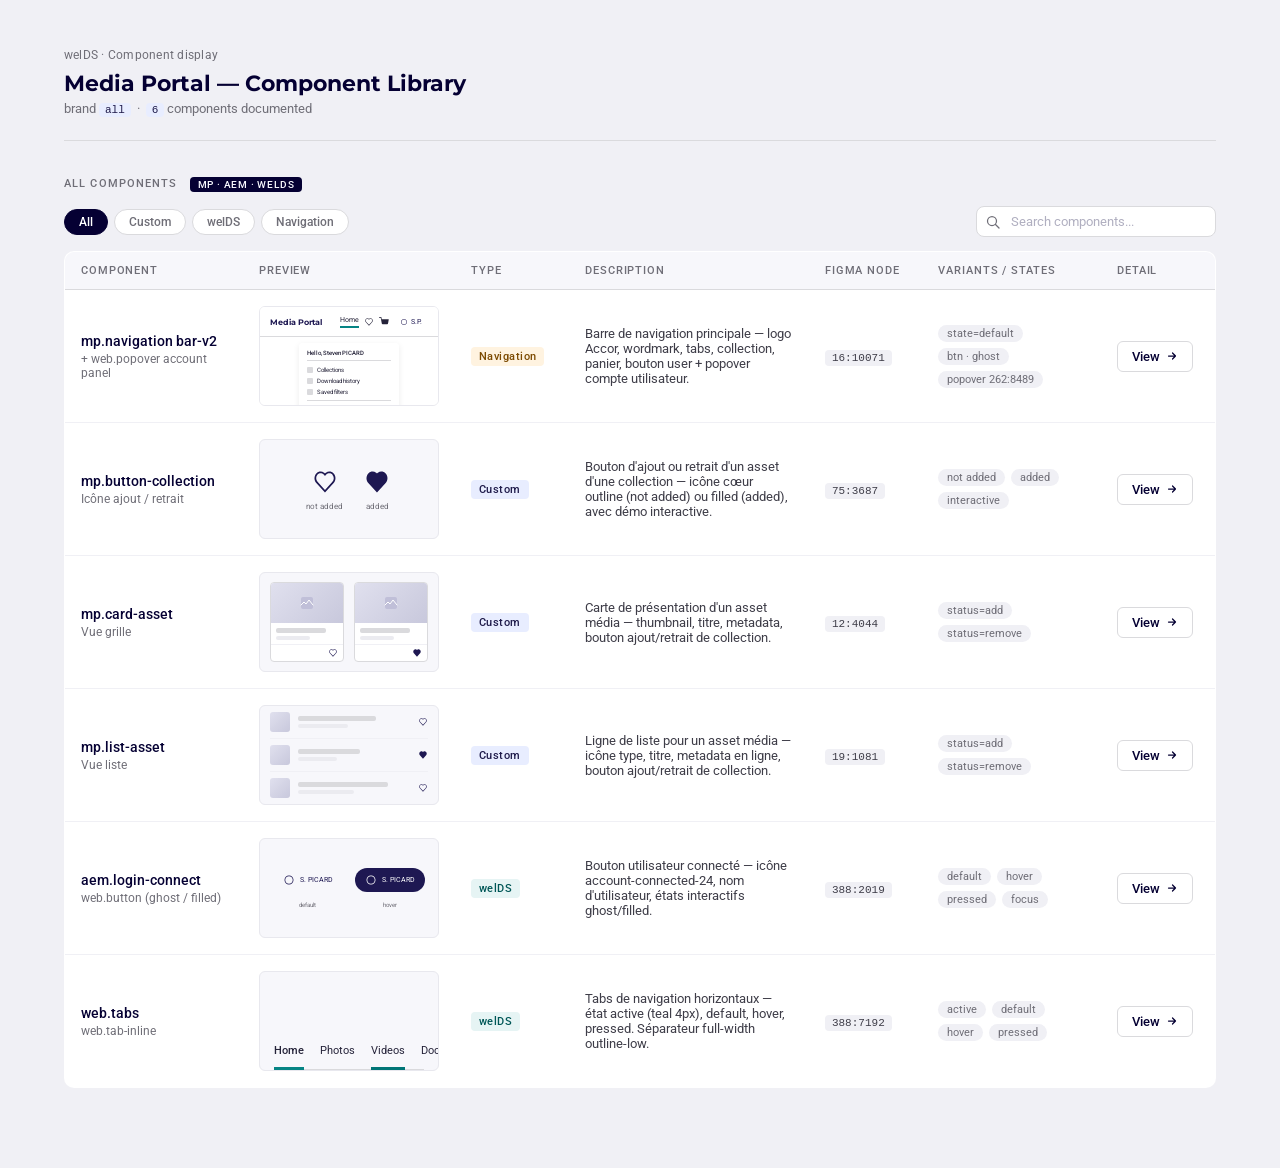
<file: components/component-library.html>
<!DOCTYPE html>
<html lang="en">
<head>
  <meta charset="UTF-8" />
  <title>Media Portal — Component Library</title>
  <meta name="viewport" content="width=device-width, initial-scale=1" />

  <!-- welDS: Google Fonts (brand: all) -->
  <link rel="preconnect" href="https://fonts.googleapis.com" />
  <link rel="preconnect" href="https://fonts.gstatic.com" crossorigin />
  <link href="https://fonts.googleapis.com/css2?family=Montserrat:wght@700&family=Roboto:wght@400;500&display=swap" rel="stylesheet" />

  <!-- welDS: foundation tokens -->
  <link rel="stylesheet" href="../assets/welds/base.css" />
  <link rel="stylesheet" href="../assets/welds/brands-all.css" />

  <style>
    *, *::before, *::after { box-sizing: border-box; margin: 0; padding: 0; }

    body {
      font-family: 'Roboto', sans-serif;
      background: #f0f0f5;
      color: #1f1b4b;
      min-height: 100vh;
      padding: 48px 64px 80px;
    }

    /* ── Page header ─────────────────────────────────────────────── */
    .display-header { margin-bottom: 12px; }
    .display-header__breadcrumb {
      font-size: 12px;
      color: #6f6e77;
      margin-bottom: 8px;
      letter-spacing: 0.02em;
    }
    .display-header__title {
      font-family: 'Montserrat', sans-serif;
      font-size: 22px;
      font-weight: 700;
      color: #050033;
      margin-bottom: 4px;
    }
    .display-header__meta { font-size: 13px; color: #6f6e77; }
    .display-header__meta code {
      background: #e8edff;
      color: #1f1b4b;
      border-radius: 4px;
      padding: 1px 6px;
      font-size: 11px;
      font-family: monospace;
    }

    /* ── Divider ─────────────────────────────────────────────────── */
    .display-divider {
      height: 1px;
      background: #dadadd;
      margin: 24px 0 36px;
    }

    /* ── Section label ───────────────────────────────────────────── */
    .display-section__label {
      font-size: 11px;
      font-weight: 500;
      text-transform: uppercase;
      letter-spacing: 0.1em;
      color: #6f6e77;
      margin-bottom: 16px;
    }
    .display-section__label span {
      background: #050033;
      color: #f9f9ff;
      border-radius: 4px;
      padding: 2px 8px;
      font-size: 10px;
      letter-spacing: 0.08em;
      margin-left: 8px;
      vertical-align: middle;
    }

    /* ── Toolbar: filter + search ────────────────────────────────── */
    .table-toolbar {
      display: flex;
      align-items: center;
      justify-content: space-between;
      gap: 16px;
      margin-bottom: 14px;
    }

    .filter-group {
      display: flex;
      align-items: center;
      gap: 6px;
    }

    .filter-btn {
      font-family: 'Roboto', sans-serif;
      font-size: 12px;
      font-weight: 500;
      color: #6f6e77;
      background: #fff;
      border: 1px solid #dadadd;
      border-radius: 20px;
      padding: 5px 14px;
      cursor: pointer;
      transition: background 100ms, color 100ms, border-color 100ms;
      white-space: nowrap;
    }
    .filter-btn:hover {
      background: #f0f0f5;
      border-color: #b0afc0;
      color: #3e3d48;
    }
    .filter-btn--active {
      background: #050033;
      border-color: #050033;
      color: #ffffff;
    }
    .filter-btn--active:hover {
      background: #1f1b4b;
      border-color: #1f1b4b;
      color: #ffffff;
    }

    .search-wrap {
      position: relative;
      flex-shrink: 0;
    }
    .search-wrap svg {
      position: absolute;
      left: 10px;
      top: 50%;
      transform: translateY(-50%);
      pointer-events: none;
      color: #6f6e77;
    }
    .search-input {
      font-family: 'Roboto', sans-serif;
      font-size: 13px;
      color: #050033;
      background: #fff;
      border: 1px solid #dadadd;
      border-radius: 8px;
      padding: 7px 14px 7px 34px;
      width: 240px;
      outline: none;
      transition: border-color 100ms;
    }
    .search-input::placeholder { color: #b0afc0; }
    .search-input:focus { border-color: #050033; }

    /* ── Component table ─────────────────────────────────────────── */
    .comp-table {
      width: 100%;
      border-collapse: collapse;
      background: #ffffff;
      border-radius: 10px;
      overflow: hidden;
      border: 1px solid #dadadd;
    }

    .comp-table thead tr {
      background: #f7f7fb;
      border-bottom: 1px solid #dadadd;
    }

    .comp-table th {
      font-size: 11px;
      font-weight: 500;
      text-transform: uppercase;
      letter-spacing: 0.08em;
      color: #6f6e77;
      padding: 12px 16px;
      text-align: left;
    }

    .comp-table tbody tr {
      border-bottom: 1px solid #f0f0f5;
      transition: background 100ms ease;
    }
    .comp-table tbody tr:last-child { border-bottom: none; }
    .comp-table tbody tr:hover { background: #f7f7fb; }
    .comp-table tbody tr.is-hidden { display: none; }

    .comp-table td {
      padding: 16px;
      vertical-align: middle;
      font-size: 13px;
      color: #3e3d48;
    }

    /* ── No results ──────────────────────────────────────────────── */
    .no-results {
      display: none;
      padding: 40px 20px;
      text-align: center;
      font-size: 13px;
      color: #6f6e77;
    }
    .no-results.is-visible { display: table-row; }
    .no-results td { border-bottom: none !important; }

    /* ── Component name cell ─────────────────────────────────────── */
    .comp-name {
      display: flex;
      flex-direction: column;
      gap: 3px;
    }
    .comp-name__label {
      font-size: 14px;
      font-weight: 500;
      color: #050033;
    }
    .comp-name__sub {
      font-size: 12px;
      color: #6f6e77;
    }

    /* ── Preview cell ────────────────────────────────────────────── */
    .comp-preview {
      width: 180px;
      height: 100px;
      border-radius: 6px;
      border: 1px solid #e8e8ee;
      background: #f7f7fb;
      overflow: hidden;
      position: relative;
      display: flex;
      align-items: center;
      justify-content: center;
      flex-shrink: 0;
    }

    /* nav-bar preview */
    .prev-nav {
      width: 100%;
      height: 100%;
      background: #fff;
      display: flex;
      flex-direction: column;
    }
    .prev-nav__bar {
      display: flex;
      align-items: center;
      justify-content: space-between;
      padding: 0 10px;
      height: 30px;
      border-bottom: 1px solid #dadadd;
      background: #fff;
      flex-shrink: 0;
    }
    .prev-nav__logo {
      font-family: 'Montserrat', sans-serif;
      font-size: 8px;
      font-weight: 700;
      color: #1e1852;
      white-space: nowrap;
    }
    .prev-nav__right { display: flex; align-items: center; gap: 5px; }
    .prev-nav__tab {
      font-size: 7px;
      color: #252339;
      padding-bottom: 2px;
      border-bottom: 2px solid #068484;
    }
    .prev-nav__userbtn {
      font-size: 7px;
      color: #1e1852;
      border: 1px solid transparent;
      border-radius: 20px;
      padding: 2px 5px;
      background: none;
      display: flex;
      align-items: center;
      gap: 3px;
    }
    .prev-nav__popover {
      margin: 6px auto 0;
      width: 100px;
      background: #fff;
      border-radius: 3px;
      box-shadow: 0 2px 6px rgba(0,0,0,0.08);
      padding: 6px 8px;
      flex-shrink: 0;
    }
    .prev-nav__pop-name { font-size: 6px; font-weight: 500; color: #252339; margin-bottom: 4px; }
    .prev-nav__pop-sep { height: 1px; background: #dadadd; margin: 3px 0; }
    .prev-nav__pop-item {
      display: flex;
      align-items: center;
      gap: 4px;
      padding: 2px 0;
      font-size: 6px;
      color: #252339;
    }
    .prev-nav__pop-dot {
      width: 6px;
      height: 6px;
      border-radius: 1px;
      background: #dadadd;
      flex-shrink: 0;
    }

    /* button-collection preview */
    .prev-btn-coll {
      display: flex;
      align-items: center;
      justify-content: center;
      gap: 20px;
      width: 100%;
      height: 100%;
    }
    .prev-heart {
      display: flex;
      flex-direction: column;
      align-items: center;
      gap: 6px;
    }
    .prev-heart__label { font-size: 8px; color: #6f6e77; }

    /* card-asset preview */
    .prev-card {
      width: 74px;
      background: #fff;
      border-radius: 4px;
      border: 1px solid #dadadd;
      overflow: hidden;
    }
    .prev-card__img {
      width: 100%;
      height: 40px;
      background: linear-gradient(135deg, #e0e0ee 0%, #c8c8dc 100%);
      display: flex;
      align-items: center;
      justify-content: center;
    }
    .prev-card__body { padding: 5px 5px 4px; }
    .prev-card__title {
      height: 5px;
      background: #dadadd;
      border-radius: 2px;
      margin-bottom: 3px;
      width: 80%;
    }
    .prev-card__meta {
      height: 4px;
      background: #ebebf0;
      border-radius: 2px;
      width: 55%;
    }
    .prev-card__footer {
      display: flex;
      justify-content: flex-end;
      padding: 3px 5px;
      border-top: 1px solid #f0f0f5;
    }

    /* list-asset preview */
    .prev-list {
      width: 100%;
      padding: 0 10px;
    }
    .prev-list__row {
      display: flex;
      align-items: center;
      gap: 8px;
      padding: 6px 0;
      border-bottom: 1px solid #f0f0f5;
    }
    .prev-list__row:last-child { border-bottom: none; }
    .prev-list__icon {
      width: 20px;
      height: 20px;
      border-radius: 3px;
      background: linear-gradient(135deg, #e0e0ee 0%, #c8c8dc 100%);
      flex-shrink: 0;
    }
    .prev-list__text { flex: 1; display: flex; flex-direction: column; gap: 3px; }
    .prev-list__title { height: 5px; background: #dadadd; border-radius: 2px; width: 70%; }
    .prev-list__meta { height: 4px; background: #ebebf0; border-radius: 2px; width: 45%; }

    /* login-connect preview */
    .prev-login {
      display: flex;
      align-items: center;
      justify-content: center;
      gap: 12px;
      width: 100%;
      height: 100%;
    }
    .prev-login__btn {
      display: flex;
      align-items: center;
      gap: 5px;
      padding: 6px 10px;
      border-radius: 20px;
      border: none;
      cursor: default;
    }
    .prev-login__btn--ghost { background: transparent; }
    .prev-login__btn--filled { background: #1e1852; }
    .prev-login__label--ghost { font-size: 7px; color: #1e1852; }
    .prev-login__label--filled { font-size: 7px; color: #fff; }
    .prev-login__badge {
      font-size: 6px;
      color: #6f6e77;
      margin-top: 5px;
      text-align: center;
    }
    .prev-login__col { display: flex; flex-direction: column; align-items: center; gap: 4px; }

    /* ── Badges ──────────────────────────────────────────────────── */
    .badge {
      display: inline-flex;
      align-items: center;
      border-radius: 4px;
      padding: 3px 8px;
      font-size: 11px;
      font-weight: 500;
      letter-spacing: 0.04em;
      white-space: nowrap;
    }
    .badge--custom { background: #e8edff; color: #1f1b4b; }
    .badge--ds     { background: #e6f4f4; color: #005757; }
    .badge--nav    { background: #fff3e0; color: #7c4a00; }

    /* ── Figma node chip ─────────────────────────────────────────── */
    .figma-chip {
      font-family: monospace;
      font-size: 11px;
      background: #f0f0f5;
      color: #3e3d48;
      border-radius: 4px;
      padding: 2px 7px;
      white-space: nowrap;
    }

    /* ── Variants pills ──────────────────────────────────────────── */
    .variants { display: flex; flex-wrap: wrap; gap: 6px; }
    .variant-pill {
      font-size: 11px;
      color: #6f6e77;
      background: #f0f0f5;
      border-radius: 20px;
      padding: 2px 9px;
    }

    /* ── Detail link ─────────────────────────────────────────────── */
    .detail-link {
      display: inline-flex;
      align-items: center;
      gap: 6px;
      font-size: 13px;
      font-weight: 500;
      color: #050033;
      text-decoration: none;
      padding: 7px 14px;
      border: 1px solid #dadadd;
      border-radius: 6px;
      background: #fff;
      transition: background 100ms ease, border-color 100ms ease;
      white-space: nowrap;
    }
    .detail-link:hover { background: #f0f0f5; border-color: #b0afc0; }
    .detail-link svg { flex-shrink: 0; }
  </style>
</head>
<body class="brand-all">

  <!-- Page header -->
  <div class="display-header">
    <div class="display-header__breadcrumb">welDS · Component display</div>
    <h1 class="display-header__title">Media Portal — Component Library</h1>
    <p class="display-header__meta">
      brand <code>all</code> &nbsp;·&nbsp;
      <code>6</code> components documented
    </p>
  </div>

  <div class="display-divider"></div>

  <div class="display-section__label">All components <span>mp · aem · welDS</span></div>

  <!-- Toolbar: filter + search -->
  <div class="table-toolbar">
    <div class="filter-group" role="group" aria-label="Filter by type">
      <button class="filter-btn filter-btn--active" data-filter="all">All</button>
      <button class="filter-btn" data-filter="Custom">Custom</button>
      <button class="filter-btn" data-filter="welDS">welDS</button>
      <button class="filter-btn" data-filter="Navigation">Navigation</button>
    </div>
    <div class="search-wrap">
      <svg width="14" height="14" viewBox="0 0 14 14" fill="none" xmlns="http://www.w3.org/2000/svg" aria-hidden="true">
        <circle cx="6" cy="6" r="4.5" stroke="currentColor" stroke-width="1.25"/>
        <path d="M9.5 9.5L13 13" stroke="currentColor" stroke-width="1.25" stroke-linecap="round"/>
      </svg>
      <input
        type="text"
        id="comp-search"
        class="search-input"
        placeholder="Search components..."
        aria-label="Search components"
        autocomplete="off"
      />
    </div>
  </div>

  <table class="comp-table">
    <thead>
      <tr>
        <th style="width:16%">Component</th>
        <th style="width:16%">Preview</th>
        <th style="width:10%">Type</th>
        <th style="width:22%">Description</th>
        <th style="width:10%">Figma node</th>
        <th style="width:16%">Variants / States</th>
        <th style="width:10%">Detail</th>
      </tr>
    </thead>
    <tbody id="comp-tbody">

      <!-- mp.navigation bar-v2 -->
      <tr data-type="Navigation" data-name="mp.navigation bar-v2 web.popover account panel navigation bar tabs user button">
        <td>
          <div class="comp-name">
            <span class="comp-name__label">mp.navigation bar-v2</span>
            <span class="comp-name__sub">+ web.popover account panel</span>
          </div>
        </td>
        <td>
          <div class="comp-preview">
            <div class="prev-nav">
              <div class="prev-nav__bar">
                <div class="prev-nav__logo">Media Portal</div>
                <div class="prev-nav__right">
                  <span class="prev-nav__tab">Home</span>
                  <!-- heart 10px -->
                  <svg width="10" height="10" viewBox="0 0 24 24" fill="none" xmlns="http://www.w3.org/2000/svg"><path fill-rule="evenodd" clip-rule="evenodd" d="M19.4305 4.69C17.608 2.694 14.782 2.462 12.728 4.015C12.468 4.208 12.217 4.44 11.986 4.69C11.754 4.44 11.503 4.208 11.243 4.015C9.189 2.472 6.363 2.694 4.54 4.69C2.487 6.947 2.487 10.592 4.54 12.849L11.986 21.007L19.43 12.849C21.523 10.553 21.523 6.908 19.43 4.69ZM18.36 11.865L11.986 18.847L5.611 11.865C4.058 10.168 4.058 7.371 5.611 5.674C7.096 4.054 9.43 4.054 10.905 5.674L11.976 6.85L13.046 5.674C14.531 4.054 16.865 4.054 18.34 5.674V5.693C19.893 7.342 19.922 10.129 18.32 11.875Z" fill="#252339"/></svg>
                  <!-- cart 10px -->
                  <svg width="10" height="10" viewBox="0 0 20 20" fill="none" xmlns="http://www.w3.org/2000/svg"><path fill-rule="evenodd" clip-rule="evenodd" d="M0 0.75C0 0.336 0.336 0 0.75 0h3.273c.36 0 .669.256.737.61l.702 3.676H18.75c.222 0 .433.1.576.27.142.17.201.396.162.615L18.18 12.36c-.106.56-.397 1.069-.832 1.436-.433.365-.98.565-1.547.555H7.858c-.567.01-1.115-.19-1.548-.555-.435-.367-.726-.876-.832-1.435L4.111 5.21A1.5 1.5 0 004.099 5.144L3.402 1.5H.75A.75.75 0 010 .75z" fill="#252339"/></svg>
                  <span class="prev-nav__userbtn">
                    <svg width="8" height="8" viewBox="0 0 24 24" fill="none"><path fill-rule="evenodd" clip-rule="evenodd" d="M19.5 12C19.5 16.142 16.142 19.5 12 19.5S4.5 16.142 4.5 12 7.858 4.5 12 4.5 19.5 7.858 19.5 12zm-7.5 9C16.97 21 21 16.97 21 12S16.97 3 12 3 3 7.03 3 12s4.03 9 9 9z" fill="#1E1852"/></svg>
                    S.P.
                  </span>
                </div>
              </div>
              <div style="display:flex;justify-content:center;">
                <div class="prev-nav__popover">
                  <div class="prev-nav__pop-name">Hello, Steven PICARD</div>
                  <div class="prev-nav__pop-sep"></div>
                  <div class="prev-nav__pop-item"><div class="prev-nav__pop-dot"></div>Collections</div>
                  <div class="prev-nav__pop-item"><div class="prev-nav__pop-dot"></div>Download history</div>
                  <div class="prev-nav__pop-item"><div class="prev-nav__pop-dot"></div>Saved filters</div>
                  <div class="prev-nav__pop-sep"></div>
                  <div class="prev-nav__pop-item"><div class="prev-nav__pop-dot"></div>Afficher en français</div>
                  <div class="prev-nav__pop-item"><div class="prev-nav__pop-dot"></div>Support</div>
                </div>
              </div>
            </div>
          </div>
        </td>
        <td><span class="badge badge--nav">Navigation</span></td>
        <td>Barre de navigation principale — logo Accor, wordmark, tabs, collection, panier, bouton user + popover compte utilisateur.</td>
        <td><span class="figma-chip">16:10071</span></td>
        <td>
          <div class="variants">
            <span class="variant-pill">state=default</span>
            <span class="variant-pill">btn · ghost</span>
            <span class="variant-pill">popover 262:8489</span>
          </div>
        </td>
        <td>
          <a href="nav-bar-display.html" class="detail-link">
            View
            <svg width="12" height="12" viewBox="0 0 12 12" fill="none"><path d="M2.5 6h7M6.5 3l3 3-3 3" stroke="currentColor" stroke-width="1.25" stroke-linecap="round" stroke-linejoin="round"/></svg>
          </a>
        </td>
      </tr>

      <!-- mp.button-collection -->
      <tr data-type="Custom" data-name="mp.button-collection bouton ajout retrait collection coeur heart favorite">
        <td>
          <div class="comp-name">
            <span class="comp-name__label">mp.button-collection</span>
            <span class="comp-name__sub">Icône ajout / retrait</span>
          </div>
        </td>
        <td>
          <div class="comp-preview">
            <div class="prev-btn-coll">
              <div class="prev-heart">
                <!-- outline heart -->
                <svg width="28" height="28" viewBox="0 0 24 24" fill="none" xmlns="http://www.w3.org/2000/svg">
                  <path fill-rule="evenodd" clip-rule="evenodd" d="M19.4305 4.69007C17.6078 2.69382 14.7822 2.46237 12.7281 4.01501C12.4677 4.20788 12.217 4.43933 11.9855 4.69007C11.7541 4.43933 11.5033 4.20788 11.243 4.01501C9.18886 2.47201 6.36325 2.69382 4.54058 4.69007C2.48647 6.9467 2.48647 10.592 4.54058 12.8487L11.9855 21.0072L19.4305 12.8487C21.5232 10.5534 21.5232 6.90812 19.4305 4.69007ZM18.36 11.865L11.9855 18.847L5.61104 11.865C4.0584 10.1677 4.0584 7.37102 5.61104 5.67373C7.09617 4.05358 9.42995 4.05358 10.9054 5.67373L11.9759 6.85026L13.0463 5.67373C14.5315 4.05358 16.8653 4.05358 18.3407 5.67373V5.69301C19.8934 7.34209 19.9223 10.1291 18.3215 11.8746L18.36 11.865Z" fill="#1E1852"/>
                </svg>
                <span class="prev-heart__label">not added</span>
              </div>
              <div class="prev-heart">
                <!-- filled heart -->
                <svg width="28" height="28" viewBox="0 0 24 24" fill="none" xmlns="http://www.w3.org/2000/svg">
                  <path d="M19.4305 4.69007C17.6078 2.69382 14.7822 2.46237 12.7281 4.01501C12.4677 4.20788 12.217 4.43933 11.9855 4.69007C11.7541 4.43933 11.5033 4.20788 11.243 4.01501C9.18886 2.47201 6.36325 2.69382 4.54058 4.69007C2.48647 6.9467 2.48647 10.592 4.54058 12.8487L11.9855 21.0072L19.4305 12.8487C21.5232 10.5534 21.5232 6.90812 19.4305 4.69007Z" fill="#1E1852"/>
                </svg>
                <span class="prev-heart__label">added</span>
              </div>
            </div>
          </div>
        </td>
        <td><span class="badge badge--custom">Custom</span></td>
        <td>Bouton d'ajout ou retrait d'un asset d'une collection — icône cœur outline (not added) ou filled (added), avec démo interactive.</td>
        <td><span class="figma-chip">75:3687</span></td>
        <td>
          <div class="variants">
            <span class="variant-pill">not added</span>
            <span class="variant-pill">added</span>
            <span class="variant-pill">interactive</span>
          </div>
        </td>
        <td>
          <a href="button-collection-display.html" class="detail-link">
            View
            <svg width="12" height="12" viewBox="0 0 12 12" fill="none"><path d="M2.5 6h7M6.5 3l3 3-3 3" stroke="currentColor" stroke-width="1.25" stroke-linecap="round" stroke-linejoin="round"/></svg>
          </a>
        </td>
      </tr>

      <!-- mp.card-asset -->
      <tr data-type="Custom" data-name="mp.card-asset carte card asset media grille thumbnail">
        <td>
          <div class="comp-name">
            <span class="comp-name__label">mp.card-asset</span>
            <span class="comp-name__sub">Vue grille</span>
          </div>
        </td>
        <td>
          <div class="comp-preview">
            <div style="display:flex;gap:10px;align-items:center;justify-content:center;width:100%;height:100%;">
              <!-- card add -->
              <div class="prev-card">
                <div class="prev-card__img">
                  <svg width="16" height="16" viewBox="0 0 16 16" fill="none"><rect x="2" y="2" width="12" height="12" rx="2" fill="#c0bfd8"/><path d="M2 10l3-3 2 2 3-4 4 5" stroke="#fff" stroke-width="1" stroke-linecap="round" stroke-linejoin="round"/></svg>
                </div>
                <div class="prev-card__body">
                  <div class="prev-card__title"></div>
                  <div class="prev-card__meta"></div>
                </div>
                <div class="prev-card__footer">
                  <svg width="10" height="10" viewBox="0 0 24 24" fill="none"><path fill-rule="evenodd" clip-rule="evenodd" d="M19.4305 4.69C17.608 2.694 14.782 2.462 12.728 4.015C12.468 4.208 12.217 4.44 11.986 4.69C11.754 4.44 11.503 4.208 11.243 4.015C9.189 2.472 6.363 2.694 4.54 4.69C2.487 6.947 2.487 10.592 4.54 12.849L11.986 21.007L19.43 12.849C21.523 10.553 21.523 6.908 19.43 4.69ZM18.36 11.865L11.986 18.847L5.611 11.865C4.058 10.168 4.058 7.371 5.611 5.674C7.096 4.054 9.43 4.054 10.905 5.674L11.976 6.85L13.046 5.674C14.531 4.054 16.865 4.054 18.34 5.674V5.693C19.893 7.342 19.922 10.129 18.32 11.875Z" fill="#1E1852"/></svg>
                </div>
              </div>
              <!-- card remove -->
              <div class="prev-card">
                <div class="prev-card__img">
                  <svg width="16" height="16" viewBox="0 0 16 16" fill="none"><rect x="2" y="2" width="12" height="12" rx="2" fill="#c0bfd8"/><path d="M2 10l3-3 2 2 3-4 4 5" stroke="#fff" stroke-width="1" stroke-linecap="round" stroke-linejoin="round"/></svg>
                </div>
                <div class="prev-card__body">
                  <div class="prev-card__title"></div>
                  <div class="prev-card__meta"></div>
                </div>
                <div class="prev-card__footer">
                  <svg width="10" height="10" viewBox="0 0 24 24" fill="none"><path d="M19.4305 4.69C17.608 2.694 14.782 2.462 12.728 4.015C12.468 4.208 12.217 4.44 11.986 4.69C11.754 4.44 11.503 4.208 11.243 4.015C9.189 2.472 6.363 2.694 4.54 4.69C2.487 6.947 2.487 10.592 4.54 12.849L11.986 21.007L19.43 12.849C21.523 10.553 21.523 6.908 19.43 4.69z" fill="#1E1852"/></svg>
                </div>
              </div>
            </div>
          </div>
        </td>
        <td><span class="badge badge--custom">Custom</span></td>
        <td>Carte de présentation d'un asset média — thumbnail, titre, metadata, bouton ajout/retrait de collection.</td>
        <td><span class="figma-chip">12:4044</span></td>
        <td>
          <div class="variants">
            <span class="variant-pill">status=add</span>
            <span class="variant-pill">status=remove</span>
          </div>
        </td>
        <td>
          <a href="card-asset-display.html" class="detail-link">
            View
            <svg width="12" height="12" viewBox="0 0 12 12" fill="none"><path d="M2.5 6h7M6.5 3l3 3-3 3" stroke="currentColor" stroke-width="1.25" stroke-linecap="round" stroke-linejoin="round"/></svg>
          </a>
        </td>
      </tr>

      <!-- mp.list-asset -->
      <tr data-type="Custom" data-name="mp.list-asset liste list asset media row ligne">
        <td>
          <div class="comp-name">
            <span class="comp-name__label">mp.list-asset</span>
            <span class="comp-name__sub">Vue liste</span>
          </div>
        </td>
        <td>
          <div class="comp-preview">
            <div class="prev-list">
              <div class="prev-list__row">
                <div class="prev-list__icon"></div>
                <div class="prev-list__text">
                  <div class="prev-list__title"></div>
                  <div class="prev-list__meta"></div>
                </div>
                <svg width="10" height="10" viewBox="0 0 24 24" fill="none"><path fill-rule="evenodd" clip-rule="evenodd" d="M19.4305 4.69C17.608 2.694 14.782 2.462 12.728 4.015C12.468 4.208 12.217 4.44 11.986 4.69C11.754 4.44 11.503 4.208 11.243 4.015C9.189 2.472 6.363 2.694 4.54 4.69C2.487 6.947 2.487 10.592 4.54 12.849L11.986 21.007L19.43 12.849C21.523 10.553 21.523 6.908 19.43 4.69ZM18.36 11.865L11.986 18.847L5.611 11.865C4.058 10.168 4.058 7.371 5.611 5.674C7.096 4.054 9.43 4.054 10.905 5.674L11.976 6.85L13.046 5.674C14.531 4.054 16.865 4.054 18.34 5.674V5.693C19.893 7.342 19.922 10.129 18.32 11.875Z" fill="#1E1852"/></svg>
              </div>
              <div class="prev-list__row">
                <div class="prev-list__icon"></div>
                <div class="prev-list__text">
                  <div class="prev-list__title" style="width:55%"></div>
                  <div class="prev-list__meta" style="width:35%"></div>
                </div>
                <svg width="10" height="10" viewBox="0 0 24 24" fill="none"><path d="M19.4305 4.69C17.608 2.694 14.782 2.462 12.728 4.015C12.468 4.208 12.217 4.44 11.986 4.69C11.754 4.44 11.503 4.208 11.243 4.015C9.189 2.472 6.363 2.694 4.54 4.69C2.487 6.947 2.487 10.592 4.54 12.849L11.986 21.007L19.43 12.849C21.523 10.553 21.523 6.908 19.43 4.69z" fill="#1E1852"/></svg>
              </div>
              <div class="prev-list__row">
                <div class="prev-list__icon"></div>
                <div class="prev-list__text">
                  <div class="prev-list__title" style="width:80%"></div>
                  <div class="prev-list__meta" style="width:50%"></div>
                </div>
                <svg width="10" height="10" viewBox="0 0 24 24" fill="none"><path fill-rule="evenodd" clip-rule="evenodd" d="M19.4305 4.69C17.608 2.694 14.782 2.462 12.728 4.015C12.468 4.208 12.217 4.44 11.986 4.69C11.754 4.44 11.503 4.208 11.243 4.015C9.189 2.472 6.363 2.694 4.54 4.69C2.487 6.947 2.487 10.592 4.54 12.849L11.986 21.007L19.43 12.849C21.523 10.553 21.523 6.908 19.43 4.69ZM18.36 11.865L11.986 18.847L5.611 11.865C4.058 10.168 4.058 7.371 5.611 5.674C7.096 4.054 9.43 4.054 10.905 5.674L11.976 6.85L13.046 5.674C14.531 4.054 16.865 4.054 18.34 5.674V5.693C19.893 7.342 19.922 10.129 18.32 11.875Z" fill="#1E1852"/></svg>
              </div>
            </div>
          </div>
        </td>
        <td><span class="badge badge--custom">Custom</span></td>
        <td>Ligne de liste pour un asset média — icône type, titre, metadata en ligne, bouton ajout/retrait de collection.</td>
        <td><span class="figma-chip">19:1081</span></td>
        <td>
          <div class="variants">
            <span class="variant-pill">status=add</span>
            <span class="variant-pill">status=remove</span>
          </div>
        </td>
        <td>
          <a href="list-asset-display.html" class="detail-link">
            View
            <svg width="12" height="12" viewBox="0 0 12 12" fill="none"><path d="M2.5 6h7M6.5 3l3 3-3 3" stroke="currentColor" stroke-width="1.25" stroke-linecap="round" stroke-linejoin="round"/></svg>
          </a>
        </td>
      </tr>

      <!-- aem.login-connect -->
      <tr data-type="welDS" data-name="aem.login-connect web.button bouton login user utilisateur connected ghost filled">
        <td>
          <div class="comp-name">
            <span class="comp-name__label">aem.login-connect</span>
            <span class="comp-name__sub">web.button (ghost / filled)</span>
          </div>
        </td>
        <td>
          <div class="comp-preview">
            <div class="prev-login">
              <div class="prev-login__col">
                <div class="prev-login__btn prev-login__btn--ghost">
                  <svg width="12" height="12" viewBox="0 0 24 24" fill="none"><path fill-rule="evenodd" clip-rule="evenodd" d="M19.5 12C19.5 16.142 16.142 19.5 12 19.5S4.5 16.142 4.5 12 7.858 4.5 12 4.5 19.5 7.858 19.5 12zm-7.5 9C16.97 21 21 16.97 21 12S16.97 3 12 3 3 7.03 3 12s4.03 9 9 9z" fill="#1E1852"/></svg>
                  <span class="prev-login__label--ghost">S. PICARD</span>
                </div>
                <span class="prev-login__badge">default</span>
              </div>
              <div class="prev-login__col">
                <div class="prev-login__btn prev-login__btn--filled">
                  <svg width="12" height="12" viewBox="0 0 24 24" fill="none"><path fill-rule="evenodd" clip-rule="evenodd" d="M19.5 12C19.5 16.142 16.142 19.5 12 19.5S4.5 16.142 4.5 12 7.858 4.5 12 4.5 19.5 7.858 19.5 12zm-7.5 9C16.97 21 21 16.97 21 12S16.97 3 12 3 3 7.03 3 12s4.03 9 9 9z" fill="#ffffff"/></svg>
                  <span class="prev-login__label--filled">S. PICARD</span>
                </div>
                <span class="prev-login__badge">hover</span>
              </div>
            </div>
          </div>
        </td>
        <td><span class="badge badge--ds">welDS</span></td>
        <td>Bouton utilisateur connecté — icône account-connected-24, nom d'utilisateur, états interactifs ghost/filled.</td>
        <td><span class="figma-chip">388:2019</span></td>
        <td>
          <div class="variants">
            <span class="variant-pill">default</span>
            <span class="variant-pill">hover</span>
            <span class="variant-pill">pressed</span>
            <span class="variant-pill">focus</span>
          </div>
        </td>
        <td>
          <a href="login-button-display.html" class="detail-link">
            View
            <svg width="12" height="12" viewBox="0 0 12 12" fill="none"><path d="M2.5 6h7M6.5 3l3 3-3 3" stroke="currentColor" stroke-width="1.25" stroke-linecap="round" stroke-linejoin="round"/></svg>
          </a>
        </td>
      </tr>

      <!-- web.tabs -->
      <tr data-type="welDS" data-name="web.tabs tab-inline tabs navigation tablist active hover pressed">
        <td>
          <div class="comp-name">
            <span class="comp-name__label">web.tabs</span>
            <span class="comp-name__sub">web.tab-inline</span>
          </div>
        </td>
        <td>
          <div class="comp-preview">
            <div style="width:100%;height:100%;display:flex;align-items:flex-end;padding:0 14px 0;">
              <div style="display:flex;align-items:flex-start;gap:16px;position:relative;width:100%;">
                <div style="position:absolute;bottom:0;left:0;right:0;height:1px;background:#dadadd;"></div>
                <div style="padding:10px 0;border-bottom:4px solid #068484;position:relative;z-index:1;margin-bottom:-1px;">
                  <span style="font-size:11px;font-weight:500;color:#252339;white-space:nowrap;">Home</span>
                </div>
                <div style="padding:10px 0;border-bottom:4px solid transparent;position:relative;z-index:1;margin-bottom:-1px;">
                  <span style="font-size:11px;font-weight:400;color:#252339;white-space:nowrap;">Photos</span>
                </div>
                <div style="padding:10px 0;border-bottom:4px solid #007576;position:relative;z-index:1;margin-bottom:-1px;">
                  <span style="font-size:11px;font-weight:400;color:#252339;white-space:nowrap;">Videos</span>
                </div>
                <div style="padding:10px 0;border-bottom:4px solid transparent;position:relative;z-index:1;margin-bottom:-1px;">
                  <span style="font-size:11px;font-weight:400;color:#252339;white-space:nowrap;">Docs</span>
                </div>
              </div>
            </div>
          </div>
        </td>
        <td><span class="badge badge--ds">welDS</span></td>
        <td>Tabs de navigation horizontaux — état active (teal 4px), default, hover, pressed. Séparateur full-width outline-low.</td>
        <td><span class="figma-chip">388:7192</span></td>
        <td>
          <div class="variants">
            <span class="variant-pill">active</span>
            <span class="variant-pill">default</span>
            <span class="variant-pill">hover</span>
            <span class="variant-pill">pressed</span>
          </div>
        </td>
        <td>
          <a href="tab-display.html" class="detail-link">
            View
            <svg width="12" height="12" viewBox="0 0 12 12" fill="none"><path d="M2.5 6h7M6.5 3l3 3-3 3" stroke="currentColor" stroke-width="1.25" stroke-linecap="round" stroke-linejoin="round"/></svg>
          </a>
        </td>
      </tr>

      <!-- no results row -->
      <tr class="no-results" id="no-results">
        <td colspan="7">No components match your search.</td>
      </tr>

    </tbody>
  </table>

  <script>
    (function () {
      const rows = Array.from(document.querySelectorAll('#comp-tbody tr[data-type]'));
      const noResults = document.getElementById('no-results');
      const filterBtns = document.querySelectorAll('.filter-btn');
      const searchInput = document.getElementById('comp-search');

      let activeFilter = 'all';
      let searchQuery = '';

      function applyFilters() {
        let visible = 0;
        rows.forEach(function (row) {
          const type = row.dataset.type;
          const name = row.dataset.name.toLowerCase();
          const matchesType = activeFilter === 'all' || type === activeFilter;
          const matchesSearch = searchQuery === '' || name.includes(searchQuery);
          if (matchesType && matchesSearch) {
            row.classList.remove('is-hidden');
            visible++;
          } else {
            row.classList.add('is-hidden');
          }
        });
        noResults.classList.toggle('is-visible', visible === 0);
      }

      filterBtns.forEach(function (btn) {
        btn.addEventListener('click', function () {
          filterBtns.forEach(function (b) { b.classList.remove('filter-btn--active'); });
          btn.classList.add('filter-btn--active');
          activeFilter = btn.dataset.filter;
          applyFilters();
        });
      });

      searchInput.addEventListener('input', function () {
        searchQuery = searchInput.value.trim().toLowerCase();
        applyFilters();
      });
    })();
  </script>

</body>
</html>
</file>
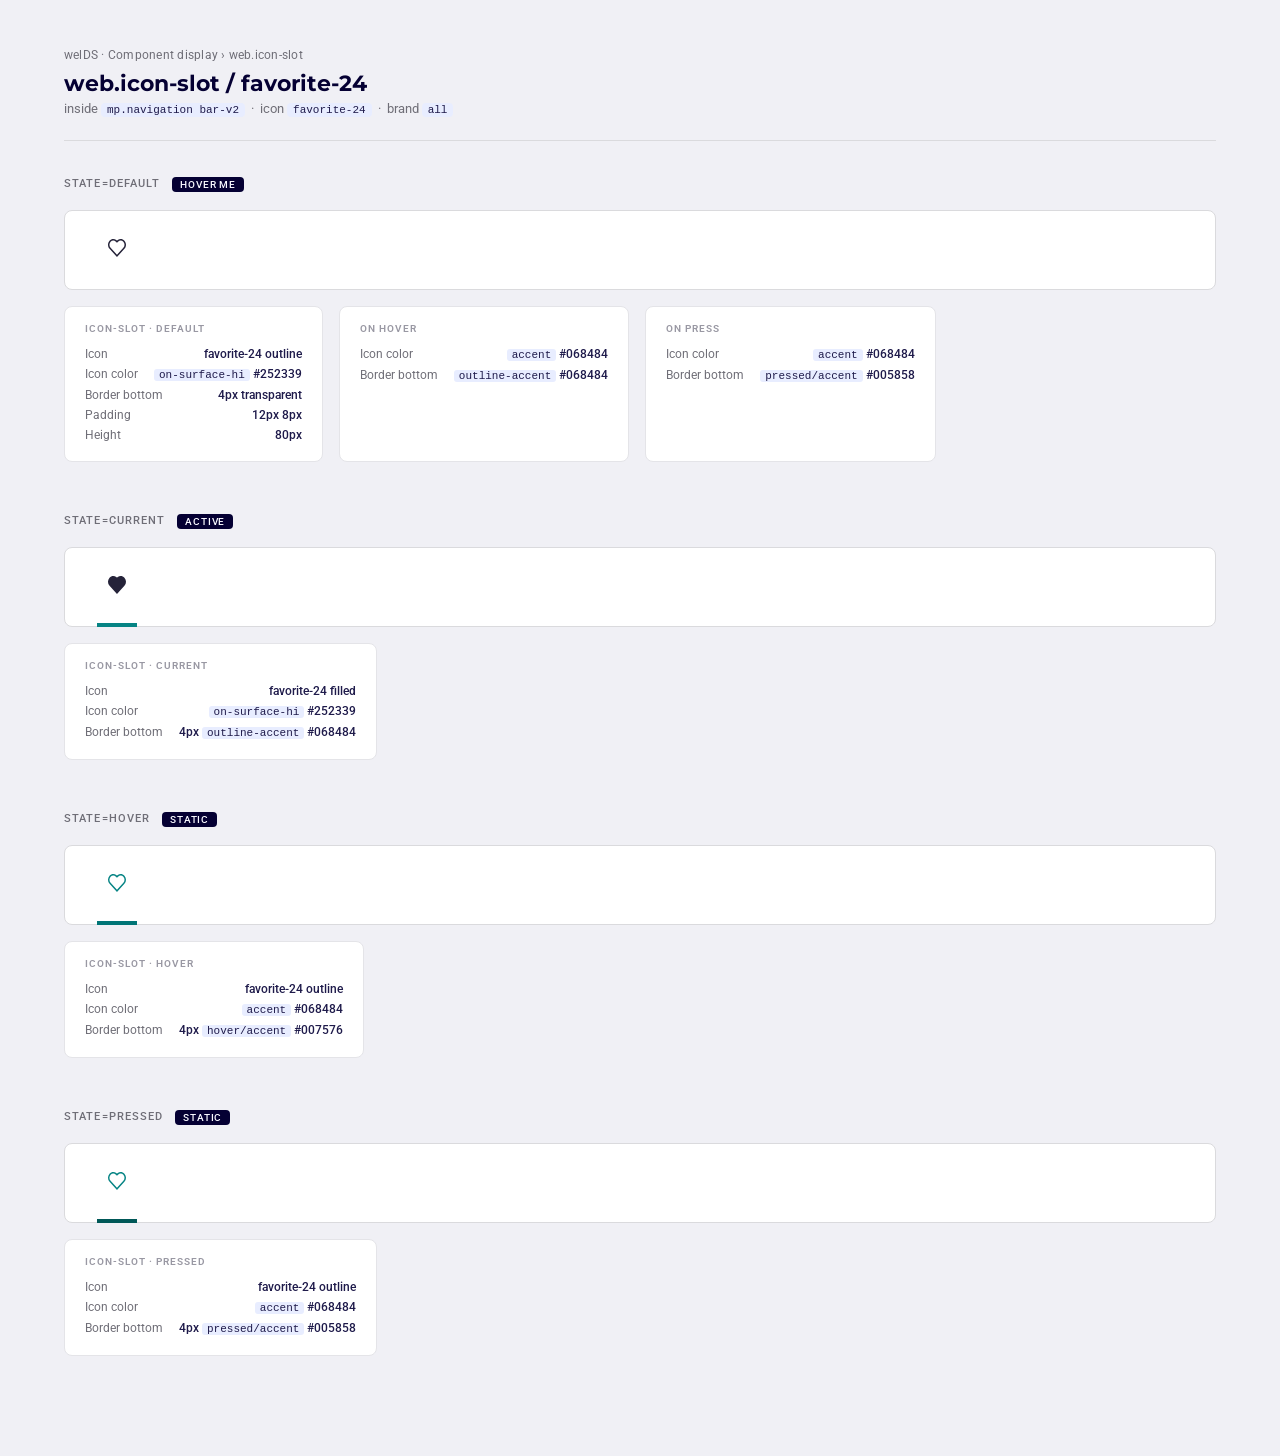
<file: components/icon-slot-display.html>
<!DOCTYPE html>
<html lang="en">
<head>
  <meta charset="UTF-8" />
  <title>web.icon-slot / favorite-24 — welDS component display</title>
  <meta name="viewport" content="width=device-width, initial-scale=1" />

  <!-- welDS: Google Fonts (brand: all) -->
  <link rel="preconnect" href="https://fonts.googleapis.com" />
  <link rel="preconnect" href="https://fonts.gstatic.com" crossorigin />
  <link href="https://fonts.googleapis.com/css2?family=Montserrat:wght@700&family=Roboto:wght@400;500&display=swap" rel="stylesheet" />

  <!-- welDS: foundation tokens -->
  <link rel="stylesheet" href="../assets/welds/base.css" />
  <link rel="stylesheet" href="../assets/welds/brands-all.css" />

  <style>
    /* ── Page shell ─────────────────────────────────────────────── */
    *, *::before, *::after { box-sizing: border-box; margin: 0; padding: 0; }

    body {
      font-family: 'Roboto', sans-serif;
      background: #f0f0f5;
      color: #1f1b4b;
      min-height: 100vh;
      padding: 48px 64px;
    }

    /* ── Page header ────────────────────────────────────────────── */
    .display-header { margin-bottom: 12px; }
    .display-header__breadcrumb {
      font-size: 12px;
      color: #6f6e77;
      margin-bottom: 8px;
      letter-spacing: 0.02em;
    }
    .display-header__breadcrumb a {
      color: #6f6e77;
      text-decoration: none;
    }
    .display-header__breadcrumb a:hover { text-decoration: underline; }
    .display-header__title {
      font-family: 'Montserrat', sans-serif;
      font-size: 22px;
      font-weight: 700;
      color: #050033;
      margin-bottom: 4px;
    }
    .display-header__meta { font-size: 13px; color: #6f6e77; }
    .display-header__meta code {
      background: #e8edff;
      color: #1f1b4b;
      border-radius: 4px;
      padding: 1px 6px;
      font-size: 11px;
      font-family: monospace;
    }

    /* ── Divider ────────────────────────────────────────────────── */
    .display-divider {
      height: 1px;
      background: #dadadd;
      margin: 24px 0 36px;
    }

    /* ── Variant section ────────────────────────────────────────── */
    .display-section { margin-bottom: 52px; }
    .display-section__label {
      font-size: 11px;
      font-weight: 500;
      text-transform: uppercase;
      letter-spacing: 0.1em;
      color: #6f6e77;
      margin-bottom: 20px;
    }
    .display-section__label span {
      background: #050033;
      color: #f9f9ff;
      border-radius: 4px;
      padding: 2px 8px;
      font-size: 10px;
      letter-spacing: 0.08em;
      margin-left: 8px;
      vertical-align: middle;
    }

    /* ── Canvas: white strip matching nav background ────────────── */
    .display-canvas {
      display: flex;
      align-items: center;
      gap: 32px;
      background: #ffffff;
      border: 1px solid #dadadd;
      border-radius: 8px;
      padding: 0 32px;
      height: 80px;
    }

    /* ── Spec row ───────────────────────────────────────────────── */
    .display-spec-row {
      display: flex;
      gap: 16px;
      flex-wrap: wrap;
      margin-top: 16px;
    }
    .spec-box {
      background: #ffffff;
      border: 1px solid #e4e4e8;
      border-radius: 8px;
      padding: 16px 20px;
      min-width: 200px;
    }
    .spec-box__title {
      font-size: 10px;
      font-weight: 600;
      text-transform: uppercase;
      letter-spacing: 0.1em;
      color: #9998a3;
      margin-bottom: 10px;
    }
    .spec-box__row {
      display: flex;
      justify-content: space-between;
      gap: 16px;
      font-size: 12px;
      line-height: 20px;
    }
    .spec-box__key { color: #6f6e77; white-space: nowrap; }
    .spec-box__val { color: #1f1b4b; font-weight: 500; text-align: right; }
    .spec-box__val code {
      background: #e8edff;
      color: #1f1b4b;
      border-radius: 3px;
      padding: 0 5px;
      font-size: 11px;
    }

    /* ═══════════════════════════════════════════════════════════════
       💠 web.icon-slot / favorite-24
       Figma: inside mp.navigation bar-v2 · brand all
       Anatomy: button [24×24 SVG icon] · px=8px py=12px · h=80px
    ═══════════════════════════════════════════════════════════════ */

    /* ── Base button ─────────────────────────────────────────────── */
    .icon-slot {
      /* Figma: px=8px, py=12px, h=full(80px), border-bottom=4px transparent */
      display: inline-flex;
      align-items: center;
      justify-content: center;
      padding: 12px 8px;
      height: 80px;
      background: none;
      border: none;
      border-bottom: 4px solid transparent;
      cursor: pointer;
      color: var(--wel\/sem\/color\/on-surface-hi, #252339);
      transition: color 100ms ease, border-color 100ms ease;
    }

    /* ── state=default: live hover ───────────────────────────────── */
    .icon-slot--default:hover {
      color: var(--wel\/sem\/color\/accent, #068484);
      border-bottom-color: var(--wel\/sem\/color\/outline-accent, #068484);
    }
    .icon-slot--default:active {
      color: var(--wel\/sem\/color\/accent, #068484);
      border-bottom-color: var(--wel\/sem\/color\/pressed\/accent, #005858);
    }

    /* ── state=current ───────────────────────────────────────────── */
    .icon-slot--current {
      border-bottom-color: var(--wel\/sem\/color\/outline-accent, #068484);
    }

    /* ── state=hover (static) ────────────────────────────────────── */
    .icon-slot--hover {
      color: var(--wel\/sem\/color\/accent, #068484);
      border-bottom-color: var(--wel\/sem\/color\/hover\/accent, #007576);
    }

    /* ── state=pressed (static) ──────────────────────────────────── */
    .icon-slot--pressed {
      color: var(--wel\/sem\/color\/accent, #068484);
      border-bottom-color: var(--wel\/sem\/color\/pressed\/accent, #005858);
    }
  </style>
</head>
<body class="brand-all">

  <!-- Page header -->
  <div class="display-header">
    <div class="display-header__breadcrumb">
      <a href="component-library.html">welDS · Component display</a> &rsaquo; web.icon-slot
    </div>
    <h1 class="display-header__title">web.icon-slot / favorite-24</h1>
    <p class="display-header__meta">
      inside <code>mp.navigation bar-v2</code> &nbsp;·&nbsp;
      icon <code>favorite-24</code> &nbsp;·&nbsp;
      brand <code>all</code>
    </p>
  </div>

  <div class="display-divider"></div>

  <!-- ══════════════════════════════════════════════════════════════
       state=default · live
  ══════════════════════════════════════════════════════════════ -->
  <div class="display-section">
    <div class="display-section__label">state=default <span>hover me</span></div>
    <div class="display-canvas">
      <button class="icon-slot icon-slot--default" type="button" aria-label="Collections">
        <!-- favorite-24 outline — fill=currentColor reacts to CSS -->
        <svg width="24" height="24" viewBox="0 0 24 24" fill="none" xmlns="http://www.w3.org/2000/svg" aria-hidden="true">
          <path fill-rule="evenodd" clip-rule="evenodd" d="M19.4305 4.69007C17.6078 2.69382 14.7822 2.46237 12.7281 4.01501C12.4677 4.20788 12.217 4.43933 11.9855 4.69007C11.7541 4.43933 11.5033 4.20788 11.243 4.01501C9.18886 2.47201 6.36325 2.69382 4.54058 4.69007C2.48647 6.9467 2.48647 10.592 4.54058 12.8487L11.9855 21.0072L19.4305 12.8487C21.5232 10.5534 21.5232 6.90812 19.4305 4.69007ZM18.36 11.865L11.9855 18.847L5.61104 11.865C4.0584 10.1677 4.0584 7.37102 5.61104 5.67373C7.09617 4.05358 9.42995 4.05358 10.9054 5.67373L11.9759 6.85026L13.0463 5.67373C14.5315 4.05358 16.8653 4.05358 18.3407 5.67373V5.69301C19.8934 7.34209 19.9223 10.1291 18.3215 11.8746L18.36 11.865Z" fill="currentColor"/>
        </svg>
      </button>
    </div>
    <div class="display-spec-row">
      <div class="spec-box">
        <div class="spec-box__title">icon-slot · default</div>
        <div class="spec-box__row"><span class="spec-box__key">Icon</span><span class="spec-box__val">favorite-24 outline</span></div>
        <div class="spec-box__row"><span class="spec-box__key">Icon color</span><span class="spec-box__val"><code>on-surface-hi</code> #252339</span></div>
        <div class="spec-box__row"><span class="spec-box__key">Border bottom</span><span class="spec-box__val">4px transparent</span></div>
        <div class="spec-box__row"><span class="spec-box__key">Padding</span><span class="spec-box__val">12px 8px</span></div>
        <div class="spec-box__row"><span class="spec-box__key">Height</span><span class="spec-box__val">80px</span></div>
      </div>
      <div class="spec-box">
        <div class="spec-box__title">on hover</div>
        <div class="spec-box__row"><span class="spec-box__key">Icon color</span><span class="spec-box__val"><code>accent</code> #068484</span></div>
        <div class="spec-box__row"><span class="spec-box__key">Border bottom</span><span class="spec-box__val"><code>outline-accent</code> #068484</span></div>
      </div>
      <div class="spec-box">
        <div class="spec-box__title">on press</div>
        <div class="spec-box__row"><span class="spec-box__key">Icon color</span><span class="spec-box__val"><code>accent</code> #068484</span></div>
        <div class="spec-box__row"><span class="spec-box__key">Border bottom</span><span class="spec-box__val"><code>pressed/accent</code> #005858</span></div>
      </div>
    </div>
  </div>

  <!-- ══════════════════════════════════════════════════════════════
       state=current · active
  ══════════════════════════════════════════════════════════════ -->
  <div class="display-section">
    <div class="display-section__label">state=current <span>active</span></div>
    <div class="display-canvas">
      <button class="icon-slot icon-slot--current" type="button" aria-label="Collections">
        <!-- favorite-24 filled — current state uses solid heart -->
        <svg width="24" height="24" viewBox="0 0 24 24" fill="none" xmlns="http://www.w3.org/2000/svg" aria-hidden="true">
          <path d="M19.4305 4.69007C17.6078 2.69382 14.7822 2.46237 12.7281 4.01501C12.4677 4.20788 12.217 4.43933 11.9855 4.69007C11.7541 4.43933 11.5033 4.20788 11.243 4.01501C9.18886 2.47201 6.36325 2.69382 4.54058 4.69007C2.48647 6.9467 2.48647 10.592 4.54058 12.8487L11.9855 21.0072L19.4305 12.8487C21.5232 10.5534 21.5232 6.90812 19.4305 4.69007Z" fill="currentColor"/>
        </svg>
      </button>
    </div>
    <div class="display-spec-row">
      <div class="spec-box">
        <div class="spec-box__title">icon-slot · current</div>
        <div class="spec-box__row"><span class="spec-box__key">Icon</span><span class="spec-box__val">favorite-24 filled</span></div>
        <div class="spec-box__row"><span class="spec-box__key">Icon color</span><span class="spec-box__val"><code>on-surface-hi</code> #252339</span></div>
        <div class="spec-box__row"><span class="spec-box__key">Border bottom</span><span class="spec-box__val">4px <code>outline-accent</code> #068484</span></div>
      </div>
    </div>
  </div>

  <!-- ══════════════════════════════════════════════════════════════
       state=hover · static
  ══════════════════════════════════════════════════════════════ -->
  <div class="display-section">
    <div class="display-section__label">state=hover <span>static</span></div>
    <div class="display-canvas">
      <button class="icon-slot icon-slot--hover" type="button" aria-label="Collections">
        <!-- favorite-24 outline — teal via currentColor -->
        <svg width="24" height="24" viewBox="0 0 24 24" fill="none" xmlns="http://www.w3.org/2000/svg" aria-hidden="true">
          <path fill-rule="evenodd" clip-rule="evenodd" d="M19.4305 4.69007C17.6078 2.69382 14.7822 2.46237 12.7281 4.01501C12.4677 4.20788 12.217 4.43933 11.9855 4.69007C11.7541 4.43933 11.5033 4.20788 11.243 4.01501C9.18886 2.47201 6.36325 2.69382 4.54058 4.69007C2.48647 6.9467 2.48647 10.592 4.54058 12.8487L11.9855 21.0072L19.4305 12.8487C21.5232 10.5534 21.5232 6.90812 19.4305 4.69007ZM18.36 11.865L11.9855 18.847L5.61104 11.865C4.0584 10.1677 4.0584 7.37102 5.61104 5.67373C7.09617 4.05358 9.42995 4.05358 10.9054 5.67373L11.9759 6.85026L13.0463 5.67373C14.5315 4.05358 16.8653 4.05358 18.3407 5.67373V5.69301C19.8934 7.34209 19.9223 10.1291 18.3215 11.8746L18.36 11.865Z" fill="currentColor"/>
        </svg>
      </button>
    </div>
    <div class="display-spec-row">
      <div class="spec-box">
        <div class="spec-box__title">icon-slot · hover</div>
        <div class="spec-box__row"><span class="spec-box__key">Icon</span><span class="spec-box__val">favorite-24 outline</span></div>
        <div class="spec-box__row"><span class="spec-box__key">Icon color</span><span class="spec-box__val"><code>accent</code> #068484</span></div>
        <div class="spec-box__row"><span class="spec-box__key">Border bottom</span><span class="spec-box__val">4px <code>hover/accent</code> #007576</span></div>
      </div>
    </div>
  </div>

  <!-- ══════════════════════════════════════════════════════════════
       state=pressed · static
  ══════════════════════════════════════════════════════════════ -->
  <div class="display-section">
    <div class="display-section__label">state=pressed <span>static</span></div>
    <div class="display-canvas">
      <button class="icon-slot icon-slot--pressed" type="button" aria-label="Collections">
        <!-- favorite-24 outline — teal via currentColor -->
        <svg width="24" height="24" viewBox="0 0 24 24" fill="none" xmlns="http://www.w3.org/2000/svg" aria-hidden="true">
          <path fill-rule="evenodd" clip-rule="evenodd" d="M19.4305 4.69007C17.6078 2.69382 14.7822 2.46237 12.7281 4.01501C12.4677 4.20788 12.217 4.43933 11.9855 4.69007C11.7541 4.43933 11.5033 4.20788 11.243 4.01501C9.18886 2.47201 6.36325 2.69382 4.54058 4.69007C2.48647 6.9467 2.48647 10.592 4.54058 12.8487L11.9855 21.0072L19.4305 12.8487C21.5232 10.5534 21.5232 6.90812 19.4305 4.69007ZM18.36 11.865L11.9855 18.847L5.61104 11.865C4.0584 10.1677 4.0584 7.37102 5.61104 5.67373C7.09617 4.05358 9.42995 4.05358 10.9054 5.67373L11.9759 6.85026L13.0463 5.67373C14.5315 4.05358 16.8653 4.05358 18.3407 5.67373V5.69301C19.8934 7.34209 19.9223 10.1291 18.3215 11.8746L18.36 11.865Z" fill="currentColor"/>
        </svg>
      </button>
    </div>
    <div class="display-spec-row">
      <div class="spec-box">
        <div class="spec-box__title">icon-slot · pressed</div>
        <div class="spec-box__row"><span class="spec-box__key">Icon</span><span class="spec-box__val">favorite-24 outline</span></div>
        <div class="spec-box__row"><span class="spec-box__key">Icon color</span><span class="spec-box__val"><code>accent</code> #068484</span></div>
        <div class="spec-box__row"><span class="spec-box__key">Border bottom</span><span class="spec-box__val">4px <code>pressed/accent</code> #005858</span></div>
      </div>
    </div>
  </div>

</body>
</html>
</file>
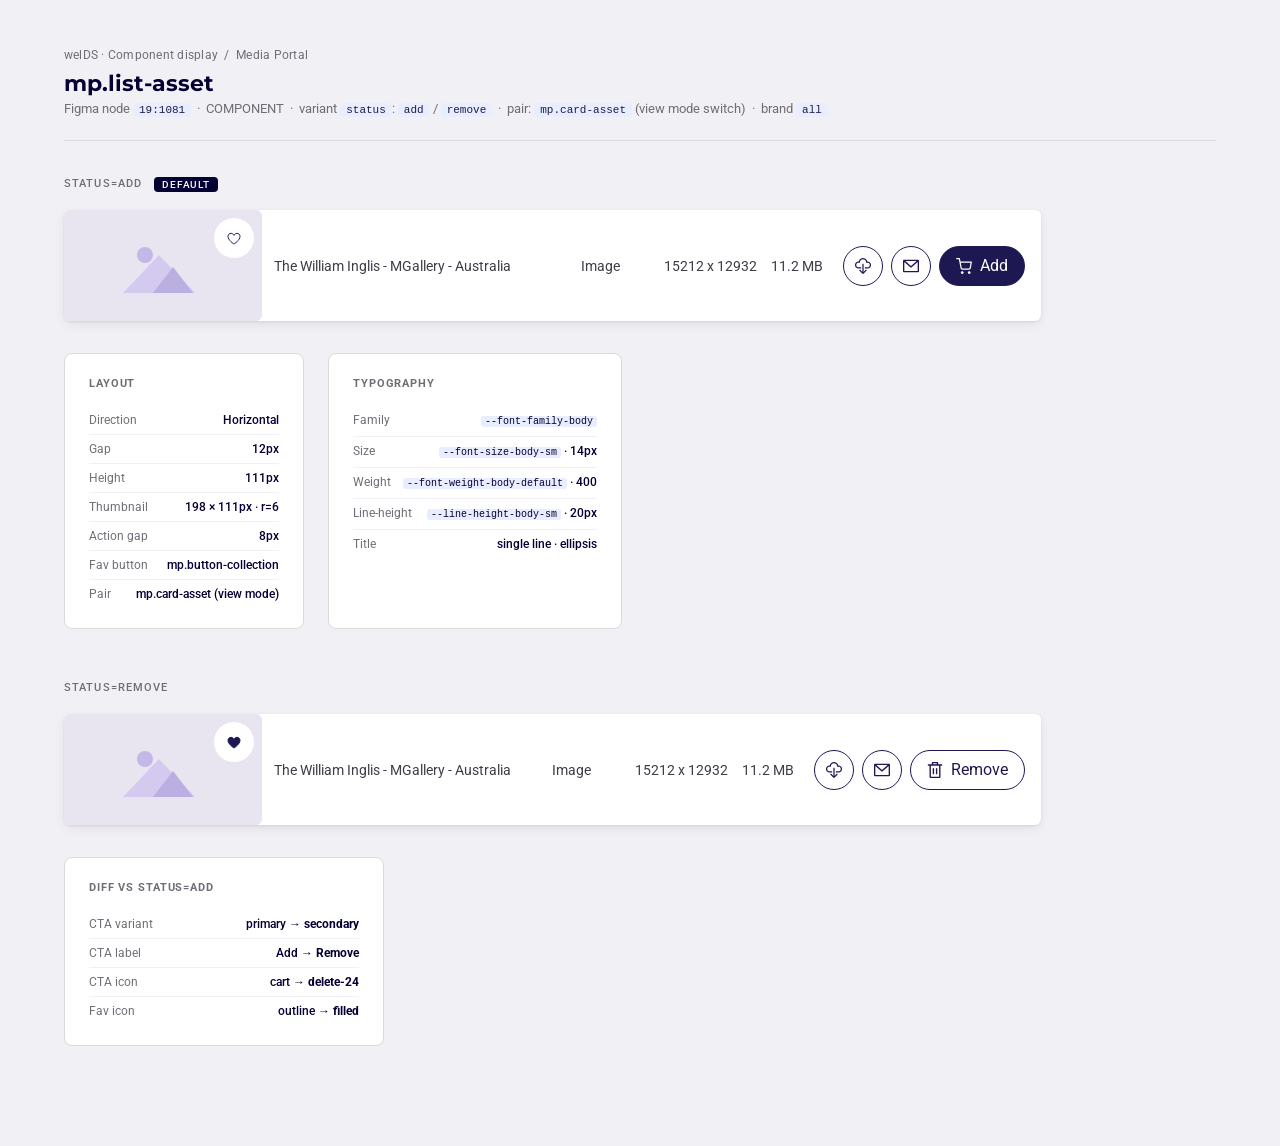
<file: components/list-asset-display.html>
<!DOCTYPE html>
<html lang="en">
<head>
  <meta charset="UTF-8" />
  <title>mp.list-asset — welDS component display</title>
  <meta name="viewport" content="width=device-width, initial-scale=1" />

  <!-- welDS: Google Fonts -->
  <link rel="preconnect" href="https://fonts.googleapis.com" />
  <link rel="preconnect" href="https://fonts.gstatic.com" crossorigin />
  <link href="https://fonts.googleapis.com/css2?family=Montserrat:wght@300;400;500;600;700&family=Roboto:wght@300;400;500;700&display=swap" rel="stylesheet" />

  <!-- welDS: foundation + components -->
  <link rel="stylesheet" href="../assets/welds/base.css" />
  <link rel="stylesheet" href="../assets/welds/brands-all.css" />
  <link rel="stylesheet" href="../assets/welds/button.css" />
  <link rel="stylesheet" href="../assets/welds/button-icon.css" />

  <style>
    *, *::before, *::after { box-sizing: border-box; margin: 0; padding: 0; }

    body {
      font-family: var(--font-family-body, 'Roboto', sans-serif);
      background: #f0f0f5;
      color: #1f1b4b;
      min-height: 100vh;
      padding: 48px 64px;
    }

    /* ── Page header ─────────────────────────────────── */
    .display-header { margin-bottom: 12px; }
    .display-header__breadcrumb { font-size: 12px; color: #6f6e77; margin-bottom: 8px; letter-spacing: 0.02em; }
    .display-header__title { font-family: 'Montserrat', sans-serif; font-size: 22px; font-weight: 700; color: #050033; margin-bottom: 4px; }
    .display-header__meta { font-size: 13px; color: #6f6e77; }
    .display-header__meta code { background: #e8edff; color: #1f1b4b; border-radius: 4px; padding: 1px 6px; font-size: 11px; font-family: 'Roboto Mono', monospace; }

    .display-divider { height: 1px; background: #dadadd; margin: 24px 0 36px; }

    .display-section { margin-bottom: 52px; }
    .display-section__label { font-size: 11px; font-weight: 500; text-transform: uppercase; letter-spacing: 0.1em; color: #6f6e77; margin-bottom: 20px; }
    .display-section__label span { background: #050033; color: #f9f9ff; border-radius: 4px; padding: 2px 8px; font-size: 10px; letter-spacing: 0.08em; margin-left: 8px; vertical-align: middle; }

    .display-canvas { display: flex; flex-direction: column; gap: 32px; }

    /* ══════════════════════════════════════════════════════
       mp.list-asset  (Figma node 19:1081)
       Anatomy: thumbnail / title / type / res / size / actions
    ══════════════════════════════════════════════════════ */
    .mp-list-asset {
      display: flex;
      align-items: center;
      gap: 12px;
      width: 100%;
      max-width: 977px;
      min-height: 111px;
      background: #ffffff;
      border-radius: var(--radius-element-static-lg, 6px);
      box-shadow: 0 1px 3px rgba(0,0,0,.08), 0 4px 12px rgba(0,0,0,.06);
      overflow: visible;
      position: relative;
    }

    /* ── Thumbnail ────────────────────────────────────── */
    .mp-list-asset__image {
      width: 198px;
      height: 111px;
      flex-shrink: 0;
      border-radius: var(--radius-element-static-lg, 6px);
      background: #e8e4f0;
      overflow: hidden;
      position: relative;
    }
    .mp-list-asset__image img {
      width: 100%; height: 100%; object-fit: cover; display: block;
    }
    .mp-list-asset__image-placeholder {
      width: 100%; height: 100%;
      display: flex; align-items: center; justify-content: center;
    }

    /* ── mp.button-collection overlay ────────────────── */
    .mp-list-asset__fav {
      position: absolute;
      top: var(--spacing-inset-xs, 8px);
      left: calc(198px - 40px - 8px); /* image width - btn width - padding */
    }

    /* ── mp.button-collection ─────────────────────────── */
    .mp-btn-collection {
      appearance: none; border: none; cursor: pointer; font: inherit;
      display: inline-flex; align-items: center; justify-content: center;
      width: 40px; height: 40px; padding: 12px; border-radius: 100px; flex-shrink: 0;
      background: #ffffff; color: #1e1852;
      transition: background 120ms ease, color 120ms ease, opacity 120ms ease;
    }
    .mp-btn-collection svg { width: 16px; height: 16px; flex-shrink: 0; }
    .mp-btn-collection:hover:not(:disabled) { background: #1e1852; color: #ffffff; }
    .mp-btn-collection:active:not(:disabled) { background: #544e85; color: #ffffff; }
    .mp-btn-collection:disabled { background: #ffffff; color: #1e1852; opacity: 0.38; cursor: not-allowed; }

    /* ── Tooltip ──────────────────────────────────────── */
    .mp-btn-collection-wrap { position: relative; display: inline-flex; }
    .mp-btn-tooltip {
      position: absolute;
      bottom: calc(100% + 8px);
      left: 50%; transform: translateX(-50%);
      background: #ffffff; color: #1e1852;
      font-size: var(--font-size-body-sm, 14px);
      font-weight: var(--font-weight-body-default, 400);
      line-height: var(--line-height-body-sm, 20px);
      white-space: nowrap; padding: 8px 12px; border-radius: 6px;
      box-shadow: 0 2px 10px rgba(0,0,0,.18);
      pointer-events: none; opacity: 0; transition: opacity 120ms ease; z-index: 10;
    }
    .mp-btn-tooltip::after {
      content: ''; position: absolute; top: 100%; left: 50%; transform: translateX(-50%);
      border: 6px solid transparent; border-top-color: #ffffff;
    }
    .mp-btn-collection-wrap:hover .mp-btn-tooltip { opacity: 1; }

    /* ── Title ────────────────────────────────────────── */
    .mp-list-asset__title {
      flex: 1;
      min-width: 0;
      font-family: var(--font-family-body, 'Roboto', sans-serif);
      font-size: var(--font-size-body-sm, 14px);
      font-weight: var(--font-weight-body-default, 400);
      line-height: var(--line-height-body-sm, 20px);
      color: #3e3d48;
      white-space: nowrap;
      overflow: hidden;
      text-overflow: ellipsis;
    }

    /* ── Meta columns ─────────────────────────────────── */
    .mp-list-asset__meta {
      font-family: var(--font-family-body, 'Roboto', sans-serif);
      font-size: var(--font-size-body-sm, 14px);
      font-weight: var(--font-weight-body-default, 400);
      line-height: var(--line-height-body-sm, 20px);
      color: #3e3d48;
      white-space: nowrap;
      flex-shrink: 0;
    }
    .mp-list-asset__meta--type  { width: 71px; }
    .mp-list-asset__meta--res   { width: 95px; }
    .mp-list-asset__meta--size  { width: 60px; }

    /* ── Actions ──────────────────────────────────────── */
    .mp-list-asset__actions {
      display: flex; align-items: center; gap: 8px; flex-shrink: 0;
      padding-right: 16px;
    }
    .mp-list-asset__actions .welds-btn-icon { width: 40px; height: 40px; flex-shrink: 0; }
    .mp-list-asset__actions .welds-btn { height: 40px; white-space: nowrap; }

    /* ── Spec box ─────────────────────────────────────── */
    .spec-row { display: flex; gap: 32px; flex-wrap: wrap; align-items: flex-start; margin-top: 24px; }
    .spec-box {
      background: #fff; border: 1px solid #dadadd; border-radius: 8px;
      padding: 20px 24px; font-size: 12px; color: #3e3d48; line-height: 20px; min-width: 240px;
    }
    .spec-box__title { font-size: 11px; font-weight: 700; text-transform: uppercase; letter-spacing: 0.08em; color: #6f6e77; margin-bottom: 12px; }
    .spec-box__row { display: flex; justify-content: space-between; gap: 12px; padding: 4px 0; border-bottom: 1px solid #f0f0f5; }
    .spec-box__row:last-child { border-bottom: none; }
    .spec-box__key { color: #6f6e77; }
    .spec-box__val { font-weight: 500; color: #050033; text-align: right; }
    .spec-box__val code { background: #e8edff; border-radius: 3px; padding: 0 4px; font-size: 10px; font-family: monospace; }
  </style>
</head>
<body class="brand-all">

  <!-- Page header -->
  <div class="display-header">
    <div class="display-header__breadcrumb">welDS · Component display &nbsp;/&nbsp; Media Portal</div>
    <h1 class="display-header__title">mp.list-asset</h1>
    <p class="display-header__meta">
      Figma node <code>19:1081</code> &nbsp;·&nbsp;
      COMPONENT &nbsp;·&nbsp;
      variant <code>status</code>: <code>add</code> / <code>remove</code> &nbsp;·&nbsp;
      pair: <code>mp.card-asset</code> (view mode switch) &nbsp;·&nbsp;
      brand <code>all</code>
    </p>
  </div>

  <div class="display-divider"></div>

  <!-- ── Variant: status=add ──────────────────────────── -->
  <div class="display-section">
    <div class="display-section__label">status=add <span>default</span></div>

    <div class="display-canvas">
      <article class="mp-list-asset">

        <!-- Thumbnail -->
        <div class="mp-list-asset__image">
          <div class="mp-list-asset__image-placeholder">
            <svg width="80" height="54" viewBox="0 0 80 54" fill="none" aria-hidden="true">
              <rect width="80" height="54" fill="#e8e4f0"/>
              <circle cx="22" cy="16" r="8" fill="#c4b8e8"/>
              <polygon points="0,54 36,16 72,54" fill="#d4caf0"/>
              <polygon points="30,54 50,28 70,54" fill="#bbaee0"/>
            </svg>
          </div>
        </div>

        <!-- mp.button-collection / :collection=not added -->
        <div class="mp-list-asset__fav">
          <div class="mp-btn-collection-wrap">
            <button class="mp-btn-collection" data-collection="not added" type="button" aria-label="Add to collection">
              <svg viewBox="0 0 24 24" fill="none" aria-hidden="true">
                <path d="M12 21C12 21 3 15.5 3 9.5C3 7.01 5.01 5 7.5 5C9.24 5 10.76 5.96 11.56 7.36L12 8.11L12.44 7.36C13.24 5.96 14.76 5 16.5 5C18.99 5 21 7.01 21 9.5C21 15.5 12 21 12 21Z" stroke="currentColor" stroke-width="1.5"/>
              </svg>
            </button>
            <span class="mp-btn-tooltip" role="tooltip">Add to collection</span>
          </div>
        </div>

        <!-- Title -->
        <p class="mp-list-asset__title">The William Inglis - MGallery - Australia</p>

        <!-- Meta -->
        <span class="mp-list-asset__meta mp-list-asset__meta--type">Image</span>
        <span class="mp-list-asset__meta mp-list-asset__meta--res">15212 x 12932</span>
        <span class="mp-list-asset__meta mp-list-asset__meta--size">11.2 MB</span>

        <!-- Actions -->
        <div class="mp-list-asset__actions">
          <!-- download-24 -->
          <button class="welds-btn-icon" data-variant="secondary" data-size="sm" type="button" aria-label="Download">
            <span class="welds-btn-icon__slot">
              <svg width="16" height="16" viewBox="0 0 11.592 11.514" fill="currentColor" aria-hidden="true">
                <path d="M8.907 2.469L8.876 2.469C8.72 1.769 8.33 1.142 7.77 0.693C7.21 0.245 6.514 0 5.796 0C5.078 0 4.382 0.245 3.822 0.693C3.262 1.142 2.872 1.769 2.716 2.469L2.685 2.469C2.338 2.455 1.991 2.511 1.666 2.634C1.341 2.757 1.044 2.944 0.793 3.185C0.542 3.425 0.343 3.714 0.207 4.034C0.07 4.353 0 4.697 0 5.045C0 5.392 0.07 5.736 0.207 6.056C0.343 6.376 0.542 6.664 0.793 6.905C1.044 7.146 1.341 7.333 1.666 7.456C1.991 7.579 2.338 7.635 2.685 7.62L4.463 7.62L4.463 6.731L2.685 6.731C2.456 6.743 2.227 6.708 2.012 6.629C1.798 6.549 1.601 6.427 1.435 6.269C1.269 6.111 1.137 5.921 1.046 5.711C0.956 5.5 0.909 5.274 0.909 5.045C0.909 4.816 0.956 4.589 1.046 4.378C1.137 4.168 1.269 3.978 1.435 3.82C1.601 3.662 1.798 3.54 2.012 3.461C2.227 3.381 2.456 3.346 2.685 3.358L3.503 3.358L3.538 2.954C3.588 2.389 3.848 1.864 4.266 1.482C4.684 1.1 5.23 0.887 5.796 0.887C6.362 0.887 6.908 1.1 7.326 1.482C7.744 1.864 8.004 2.389 8.054 2.954L8.089 3.358L8.907 3.358C9.136 3.346 9.365 3.381 9.579 3.461C9.794 3.54 9.991 3.662 10.157 3.82C10.323 3.978 10.455 4.168 10.546 4.378C10.636 4.589 10.683 4.816 10.683 5.045C10.683 5.274 10.636 5.5 10.546 5.711C10.455 5.921 10.323 6.111 10.157 6.269C9.991 6.427 9.794 6.549 9.579 6.629C9.365 6.708 9.136 6.743 8.907 6.731L7.129 6.731L7.129 7.62L8.907 7.62C9.254 7.635 9.601 7.579 9.926 7.456C10.251 7.333 10.548 7.146 10.799 6.905C11.049 6.664 11.249 6.376 11.385 6.056C11.522 5.736 11.592 5.392 11.592 5.045C11.592 4.697 11.522 4.353 11.385 4.034C11.249 3.714 11.049 3.425 10.799 3.185C10.548 2.944 10.251 2.757 9.926 2.634C9.601 2.511 9.254 2.455 8.907 2.469Z"/>
                <path d="M8.351 8.531C8.268 8.449 8.156 8.402 8.038 8.402C7.921 8.402 7.808 8.449 7.725 8.531L6.24 10.016L6.24 4.505C6.24 4.387 6.194 4.274 6.11 4.19C6.027 4.107 5.914 4.06 5.796 4.06C5.678 4.06 5.565 4.107 5.482 4.19C5.398 4.274 5.351 4.387 5.351 4.505L5.351 10.016L3.867 8.531C3.784 8.449 3.671 8.402 3.554 8.402C3.436 8.402 3.324 8.449 3.24 8.531C3.199 8.573 3.166 8.622 3.143 8.676C3.12 8.73 3.109 8.788 3.109 8.847C3.109 8.906 3.12 8.964 3.143 9.018C3.166 9.072 3.199 9.121 3.24 9.162L5.463 11.385C5.504 11.428 5.554 11.463 5.609 11.487C5.652 11.502 5.697 11.511 5.743 11.514L5.796 11.514C5.856 11.515 5.915 11.503 5.969 11.478C5.994 11.465 6.018 11.45 6.04 11.434C6.065 11.419 6.089 11.403 6.111 11.385L8.334 9.14C8.414 9.06 8.46 8.953 8.463 8.839C8.467 8.726 8.427 8.616 8.351 8.531Z"/>
              </svg>
            </span>
          </button>
          <!-- mail-24 -->
          <button class="welds-btn-icon" data-variant="secondary" data-size="sm" type="button" aria-label="Share by email">
            <span class="welds-btn-icon__slot">
              <svg width="16" height="16" viewBox="0 0 12 9.334" fill="currentColor" aria-hidden="true">
                <path fill-rule="evenodd" d="M1 1.623L1 8.333L11 8.333L11 1.623L6.329 5.71C6.141 5.875 5.859 5.875 5.671 5.71L1 1.623ZM10.193 1L1.807 1L6 4.669L10.193 1ZM0 0.667C0 0.298 0.298 0 0.667 0L11.333 0C11.702 0 12 0.298 12 0.667L12 8.667C12 9.035 11.702 9.333 11.333 9.333L0.667 9.333C0.298 9.333 0 9.035 0 8.667L0 0.667Z"/>
              </svg>
            </span>
          </button>
          <!-- Add button -->
          <button class="welds-btn" data-variant="primary" data-size="sm" type="button" aria-label="Add to collection">
            <span class="welds-btn__icon">
              <svg width="16" height="16" viewBox="0 0 19.5 19.655" fill="currentColor" aria-hidden="true">
                <path fill-rule="evenodd" d="M7.607 17.94C7.634 17.94 7.655 17.919 7.655 17.893C7.655 17.867 7.634 17.845 7.607 17.845C7.581 17.845 7.56 17.867 7.56 17.893C7.56 17.919 7.581 17.94 7.607 17.94ZM5.845 17.893C5.845 16.92 6.634 16.131 7.607 16.131C8.58 16.131 9.369 16.92 9.369 17.893C9.369 18.866 8.58 19.655 7.607 19.655C6.634 19.655 5.845 18.866 5.845 17.893Z"/>
                <path fill-rule="evenodd" d="M16.178 17.94C16.205 17.94 16.226 17.919 16.226 17.893C16.226 17.867 16.205 17.845 16.178 17.845C16.152 17.845 16.131 17.867 16.131 17.893C16.131 17.919 16.152 17.94 16.178 17.94ZM14.417 17.893C14.417 16.92 15.205 16.131 16.178 16.131C17.152 16.131 17.94 16.92 17.94 17.893C17.94 18.866 17.152 19.655 16.178 19.655C15.205 19.655 14.417 18.866 14.417 17.893Z"/>
                <path fill-rule="evenodd" d="M0 0.75C0 0.336 0.336 0 0.75 0L4.023 0C4.383 0 4.692 0.256 4.759 0.609L5.462 4.286L18.75 4.286C18.972 4.286 19.183 4.384 19.326 4.555C19.468 4.726 19.528 4.951 19.488 5.17L18.179 12.361L18.178 12.367C18.072 12.926 17.78 13.435 17.346 13.802C16.912 14.167 16.365 14.366 15.798 14.357L7.859 14.357C7.292 14.366 6.744 14.167 6.311 13.802C5.876 13.435 5.585 12.926 5.479 12.367L4.111 5.21C4.106 5.188 4.102 5.167 4.099 5.144L3.402 1.5L0.75 1.5C0.336 1.5 0 1.164 0 0.75ZM5.748 5.786L6.952 12.087C6.996 12.317 7.114 12.517 7.278 12.655C7.441 12.792 7.639 12.861 7.837 12.857L7.852 12.857L15.805 12.857L15.82 12.857C16.018 12.861 16.216 12.792 16.379 12.655C16.542 12.517 16.66 12.319 16.704 12.09L16.704 12.087L17.851 5.786L5.748 5.786Z"/>
              </svg>
            </span>
            <span class="welds-btn__wrapper">Add</span>
          </button>
        </div>

      </article>

      <!-- Spec -->
      <div style="display:flex; gap:24px; flex-wrap:wrap;">
        <div class="spec-box">
          <div class="spec-box__title">Layout</div>
          <div class="spec-box__row"><span class="spec-box__key">Direction</span><span class="spec-box__val">Horizontal</span></div>
          <div class="spec-box__row"><span class="spec-box__key">Gap</span><span class="spec-box__val">12px</span></div>
          <div class="spec-box__row"><span class="spec-box__key">Height</span><span class="spec-box__val">111px</span></div>
          <div class="spec-box__row"><span class="spec-box__key">Thumbnail</span><span class="spec-box__val">198 × 111px · r=6</span></div>
          <div class="spec-box__row"><span class="spec-box__key">Action gap</span><span class="spec-box__val">8px</span></div>
          <div class="spec-box__row"><span class="spec-box__key">Fav button</span><span class="spec-box__val">mp.button-collection</span></div>
          <div class="spec-box__row"><span class="spec-box__key">Pair</span><span class="spec-box__val">mp.card-asset (view mode)</span></div>
        </div>
        <div class="spec-box">
          <div class="spec-box__title">Typography</div>
          <div class="spec-box__row"><span class="spec-box__key">Family</span><span class="spec-box__val"><code>--font-family-body</code></span></div>
          <div class="spec-box__row"><span class="spec-box__key">Size</span><span class="spec-box__val"><code>--font-size-body-sm</code> · 14px</span></div>
          <div class="spec-box__row"><span class="spec-box__key">Weight</span><span class="spec-box__val"><code>--font-weight-body-default</code> · 400</span></div>
          <div class="spec-box__row"><span class="spec-box__key">Line-height</span><span class="spec-box__val"><code>--line-height-body-sm</code> · 20px</span></div>
          <div class="spec-box__row"><span class="spec-box__key">Title</span><span class="spec-box__val">single line · ellipsis</span></div>
        </div>
      </div>
    </div>
  </div>

  <!-- ── Variant: status=remove ───────────────────────── -->
  <div class="display-section">
    <div class="display-section__label">status=remove</div>

    <div class="display-canvas">
      <article class="mp-list-asset">

        <div class="mp-list-asset__image">
          <div class="mp-list-asset__image-placeholder">
            <svg width="80" height="54" viewBox="0 0 80 54" fill="none" aria-hidden="true">
              <rect width="80" height="54" fill="#e8e4f0"/>
              <circle cx="22" cy="16" r="8" fill="#c4b8e8"/>
              <polygon points="0,54 36,16 72,54" fill="#d4caf0"/>
              <polygon points="30,54 50,28 70,54" fill="#bbaee0"/>
            </svg>
          </div>
        </div>

        <!-- mp.button-collection / :collection=added -->
        <div class="mp-list-asset__fav">
          <div class="mp-btn-collection-wrap">
            <button class="mp-btn-collection" data-collection="added" type="button" aria-label="Add to collection">
              <svg viewBox="0 0 24 24" aria-hidden="true">
                <path d="M12 21C12 21 3 15.5 3 9.5C3 7.01 5.01 5 7.5 5C9.24 5 10.76 5.96 11.56 7.36L12 8.11L12.44 7.36C13.24 5.96 14.76 5 16.5 5C18.99 5 21 7.01 21 9.5C21 15.5 12 21 12 21Z" fill="currentColor" stroke="currentColor" stroke-width="1.5"/>
              </svg>
            </button>
            <span class="mp-btn-tooltip" role="tooltip">Add to collection</span>
          </div>
        </div>

        <p class="mp-list-asset__title">The William Inglis - MGallery - Australia</p>
        <span class="mp-list-asset__meta mp-list-asset__meta--type">Image</span>
        <span class="mp-list-asset__meta mp-list-asset__meta--res">15212 x 12932</span>
        <span class="mp-list-asset__meta mp-list-asset__meta--size">11.2 MB</span>

        <div class="mp-list-asset__actions">
          <!-- download-24 -->
          <button class="welds-btn-icon" data-variant="secondary" data-size="sm" type="button" aria-label="Download">
            <span class="welds-btn-icon__slot">
              <svg width="16" height="16" viewBox="0 0 11.592 11.514" fill="currentColor" aria-hidden="true">
                <path d="M8.907 2.469L8.876 2.469C8.72 1.769 8.33 1.142 7.77 0.693C7.21 0.245 6.514 0 5.796 0C5.078 0 4.382 0.245 3.822 0.693C3.262 1.142 2.872 1.769 2.716 2.469L2.685 2.469C2.338 2.455 1.991 2.511 1.666 2.634C1.341 2.757 1.044 2.944 0.793 3.185C0.542 3.425 0.343 3.714 0.207 4.034C0.07 4.353 0 4.697 0 5.045C0 5.392 0.07 5.736 0.207 6.056C0.343 6.376 0.542 6.664 0.793 6.905C1.044 7.146 1.341 7.333 1.666 7.456C1.991 7.579 2.338 7.635 2.685 7.62L4.463 7.62L4.463 6.731L2.685 6.731C2.456 6.743 2.227 6.708 2.012 6.629C1.798 6.549 1.601 6.427 1.435 6.269C1.269 6.111 1.137 5.921 1.046 5.711C0.956 5.5 0.909 5.274 0.909 5.045C0.909 4.816 0.956 4.589 1.046 4.378C1.137 4.168 1.269 3.978 1.435 3.82C1.601 3.662 1.798 3.54 2.012 3.461C2.227 3.381 2.456 3.346 2.685 3.358L3.503 3.358L3.538 2.954C3.588 2.389 3.848 1.864 4.266 1.482C4.684 1.1 5.23 0.887 5.796 0.887C6.362 0.887 6.908 1.1 7.326 1.482C7.744 1.864 8.004 2.389 8.054 2.954L8.089 3.358L8.907 3.358C9.136 3.346 9.365 3.381 9.579 3.461C9.794 3.54 9.991 3.662 10.157 3.82C10.323 3.978 10.455 4.168 10.546 4.378C10.636 4.589 10.683 4.816 10.683 5.045C10.683 5.274 10.636 5.5 10.546 5.711C10.455 5.921 10.323 6.111 10.157 6.269C9.991 6.427 9.794 6.549 9.579 6.629C9.365 6.708 9.136 6.743 8.907 6.731L7.129 6.731L7.129 7.62L8.907 7.62C9.254 7.635 9.601 7.579 9.926 7.456C10.251 7.333 10.548 7.146 10.799 6.905C11.049 6.664 11.249 6.376 11.385 6.056C11.522 5.736 11.592 5.392 11.592 5.045C11.592 4.697 11.522 4.353 11.385 4.034C11.249 3.714 11.049 3.425 10.799 3.185C10.548 2.944 10.251 2.757 9.926 2.634C9.601 2.511 9.254 2.455 8.907 2.469Z"/>
                <path d="M8.351 8.531C8.268 8.449 8.156 8.402 8.038 8.402C7.921 8.402 7.808 8.449 7.725 8.531L6.24 10.016L6.24 4.505C6.24 4.387 6.194 4.274 6.11 4.19C6.027 4.107 5.914 4.06 5.796 4.06C5.678 4.06 5.565 4.107 5.482 4.19C5.398 4.274 5.351 4.387 5.351 4.505L5.351 10.016L3.867 8.531C3.784 8.449 3.671 8.402 3.554 8.402C3.436 8.402 3.324 8.449 3.24 8.531C3.199 8.573 3.166 8.622 3.143 8.676C3.12 8.73 3.109 8.788 3.109 8.847C3.109 8.906 3.12 8.964 3.143 9.018C3.166 9.072 3.199 9.121 3.24 9.162L5.463 11.385C5.504 11.428 5.554 11.463 5.609 11.487C5.652 11.502 5.697 11.511 5.743 11.514L5.796 11.514C5.856 11.515 5.915 11.503 5.969 11.478C5.994 11.465 6.018 11.45 6.04 11.434C6.065 11.419 6.089 11.403 6.111 11.385L8.334 9.14C8.414 9.06 8.46 8.953 8.463 8.839C8.467 8.726 8.427 8.616 8.351 8.531Z"/>
              </svg>
            </span>
          </button>
          <!-- mail-24 -->
          <button class="welds-btn-icon" data-variant="secondary" data-size="sm" type="button" aria-label="Share by email">
            <span class="welds-btn-icon__slot">
              <svg width="16" height="16" viewBox="0 0 12 9.334" fill="currentColor" aria-hidden="true">
                <path fill-rule="evenodd" d="M1 1.623L1 8.333L11 8.333L11 1.623L6.329 5.71C6.141 5.875 5.859 5.875 5.671 5.71L1 1.623ZM10.193 1L1.807 1L6 4.669L10.193 1ZM0 0.667C0 0.298 0.298 0 0.667 0L11.333 0C11.702 0 12 0.298 12 0.667L12 8.667C12 9.035 11.702 9.333 11.333 9.333L0.667 9.333C0.298 9.333 0 9.035 0 8.667L0 0.667Z"/>
              </svg>
            </span>
          </button>
          <!-- Remove button — delete-24 -->
          <button class="welds-btn" data-variant="secondary" data-size="sm" type="button" aria-label="Remove from collection">
            <span class="welds-btn__icon">
              <svg width="16" height="16" viewBox="0 0 16 17.5" fill="currentColor" aria-hidden="true">
                <path d="M15.25 2.5L11.5 2.5L11.5 1C11.5 0.45 11.05 0 10.5 0L5.5 0C4.95 0 4.5 0.45 4.5 1L4.5 2.5L0.75 2.5C0.34 2.5 0 2.84 0 3.25C0 3.66 0.34 4 0.75 4L2 4L2 16.5C2 17.05 2.45 17.5 3 17.5L13 17.5C13.55 17.5 14 17.05 14 16.5L14 4L15.25 4C15.66 4 16 3.66 16 3.25C16 2.84 15.66 2.5 15.25 2.5ZM6 1.5L10 1.5L10 2.5L6 2.5L6 1.5ZM12.5 16L3.5 16L3.5 4L12.5 4L12.5 16ZM6.25 13.5C6.66 13.5 7 13.16 7 12.75L7 7.25C7 6.84 6.66 6.5 6.25 6.5C5.84 6.5 5.5 6.84 5.5 7.25L5.5 12.75C5.5 13.16 5.84 13.5 6.25 13.5ZM9.75 13.5C10.16 13.5 10.5 13.16 10.5 12.75L10.5 7.25C10.5 6.84 10.16 6.5 9.75 6.5C9.34 6.5 9 6.84 9 7.25L9 12.75C9 13.16 9.34 13.5 9.75 13.5Z"/>
              </svg>
            </span>
            <span class="welds-btn__wrapper">Remove</span>
          </button>
        </div>

      </article>

      <!-- Diff spec -->
      <div class="spec-box" style="max-width: 320px;">
        <div class="spec-box__title">Diff vs status=add</div>
        <div class="spec-box__row"><span class="spec-box__key">CTA variant</span><span class="spec-box__val">primary → <strong>secondary</strong></span></div>
        <div class="spec-box__row"><span class="spec-box__key">CTA label</span><span class="spec-box__val">Add → <strong>Remove</strong></span></div>
        <div class="spec-box__row"><span class="spec-box__key">CTA icon</span><span class="spec-box__val">cart → <strong>delete-24</strong></span></div>
        <div class="spec-box__row"><span class="spec-box__key">Fav icon</span><span class="spec-box__val">outline → <strong>filled</strong></span></div>
      </div>
    </div>
  </div>

</body>
</html>
</file>
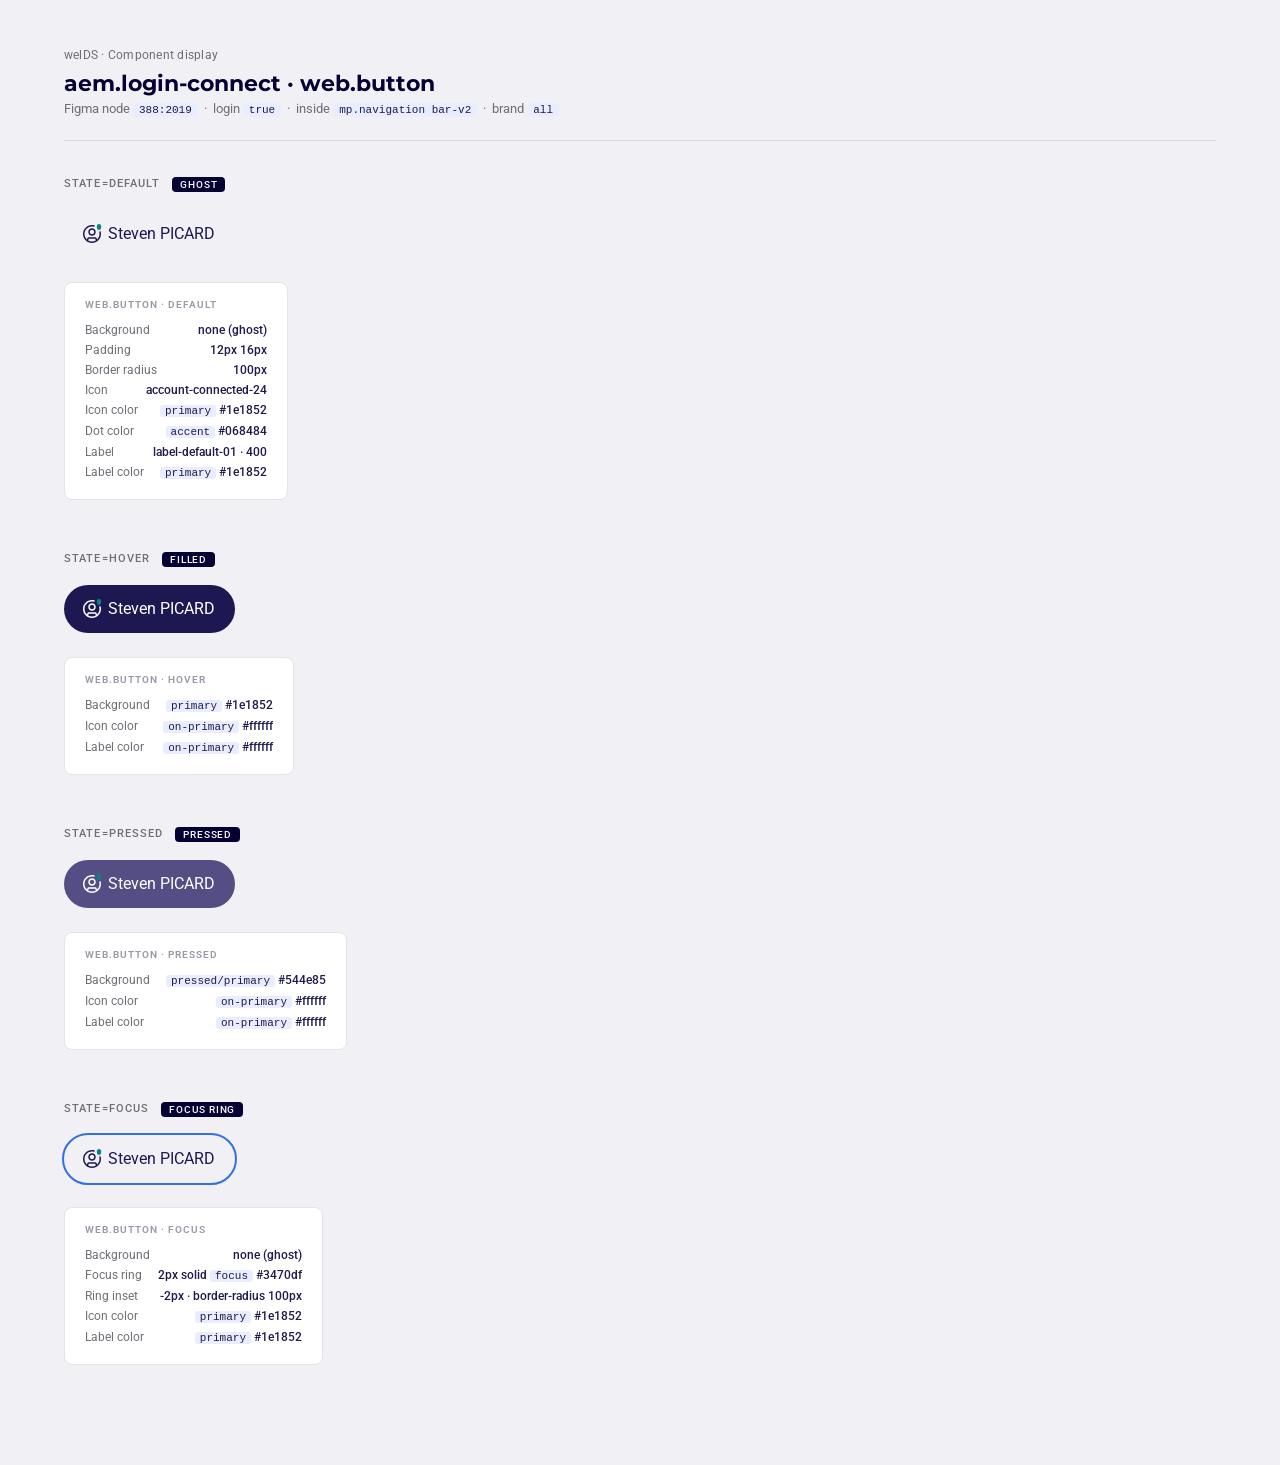
<file: components/login-button-display.html>
<!DOCTYPE html>
<html lang="en">
<head>
  <meta charset="UTF-8" />
  <title>aem.login-connect — welDS component display</title>
  <meta name="viewport" content="width=device-width, initial-scale=1" />

  <!-- welDS: Google Fonts (brand: all) -->
  <link rel="preconnect" href="https://fonts.googleapis.com" />
  <link rel="preconnect" href="https://fonts.gstatic.com" crossorigin />
  <link href="https://fonts.googleapis.com/css2?family=Montserrat:wght@300;400;500;600;700&family=Roboto:wght@300;400;500;700&family=Unna:ital,wght@0,400;0,700;1,400&family=Noto+Sans:wght@300;400;500;600;700&family=Lato:wght@300;400;700&family=Gloock&family=Darker+Grotesque:wght@300;400;500;600;700&display=swap" rel="stylesheet" />

  <!-- welDS: foundation tokens + component CSS -->
  <link rel="stylesheet" href="../assets/welds/base.css" />
  <link rel="stylesheet" href="../assets/welds/brands-all.css" />

  <style>
    /* ── Page shell ─────────────────────────────────────────────── */
    *, *::before, *::after { box-sizing: border-box; margin: 0; padding: 0; }

    body {
      font-family: 'Roboto', sans-serif;
      background: #f0f0f5;
      color: #1f1b4b;
      min-height: 100vh;
      padding: 48px 64px;
    }

    /* ── Page header ────────────────────────────────────────────── */
    .display-header {
      margin-bottom: 12px;
    }
    .display-header__breadcrumb {
      font-size: 12px;
      color: #6f6e77;
      margin-bottom: 8px;
      letter-spacing: 0.02em;
    }
    .display-header__title {
      font-family: 'Montserrat', sans-serif;
      font-size: 22px;
      font-weight: 700;
      color: #050033;
      margin-bottom: 4px;
    }
    .display-header__meta {
      font-size: 13px;
      color: #6f6e77;
    }
    .display-header__meta code {
      background: #e8edff;
      color: #1f1b4b;
      border-radius: 4px;
      padding: 1px 6px;
      font-size: 11px;
      font-family: 'Roboto Mono', monospace;
    }

    /* ── Divider ────────────────────────────────────────────────── */
    .display-divider {
      height: 1px;
      background: #dadadd;
      margin: 24px 0 36px;
    }

    /* ── Variant section ────────────────────────────────────────── */
    .display-section {
      margin-bottom: 52px;
    }
    .display-section__label {
      font-size: 11px;
      font-weight: 500;
      text-transform: uppercase;
      letter-spacing: 0.1em;
      color: #6f6e77;
      margin-bottom: 20px;
    }
    .display-section__label span {
      background: #050033;
      color: #f9f9ff;
      border-radius: 4px;
      padding: 2px 8px;
      font-size: 10px;
      letter-spacing: 0.08em;
      margin-left: 8px;
      vertical-align: middle;
    }

    /* ── Canvas ─────────────────────────────────────────────────── */
    .display-canvas {
      display: flex;
      gap: 32px;
      flex-wrap: wrap;
      align-items: flex-start;
    }

    /* ── Spec row ───────────────────────────────────────────────── */
    .display-spec-row {
      display: flex;
      gap: 16px;
      flex-wrap: wrap;
      margin-top: 24px;
    }
    .spec-box {
      background: #ffffff;
      border: 1px solid #e4e4e8;
      border-radius: 8px;
      padding: 16px 20px;
      min-width: 200px;
    }
    .spec-box__title {
      font-size: 10px;
      font-weight: 600;
      text-transform: uppercase;
      letter-spacing: 0.1em;
      color: #9998a3;
      margin-bottom: 10px;
    }
    .spec-box__row {
      display: flex;
      justify-content: space-between;
      gap: 16px;
      font-size: 12px;
      line-height: 20px;
    }
    .spec-box__key {
      color: #6f6e77;
      white-space: nowrap;
    }
    .spec-box__val {
      color: #1f1b4b;
      font-weight: 500;
      text-align: right;
    }
    .spec-box__val code {
      background: #e8edff;
      color: #1f1b4b;
      border-radius: 3px;
      padding: 0 5px;
      font-size: 11px;
    }

    /* ═══════════════════════════════════════════════════════════════
       aem.login-connect · web.button (login=true)
       Figma node 388:2019 · inside 🧩 mp.navigation bar-v2
       Anatomy: 💠 web.button [ 💠 account-connected-24 + label ]
    ═══════════════════════════════════════════════════════════════ */

    /* ── Button base ─────────────────────────────────────────────── */
    .login-btn {
      /* 💠 web.button: px=insetsquish/md-h=16px, py=insetsquish/md-v=12px */
      display: inline-flex;
      align-items: center;
      gap: 0;
      padding: 12px 16px;
      border-radius: var(--wel\/sem\/borderRadius\/element\/interactive-high, 100px);
      background: none;
      border: none;
      cursor: pointer;
      position: relative;
      transition: background 120ms ease;
    }

    /* ── state=default: ghost → hover=navy → active=pressed → focus=ring ── */
    .login-btn--default:hover {
      background: var(--wel\/sem\/color\/primary, #1e1852);
    }
    .login-btn--default:active {
      background: var(--wel\/sem\/color\/pressed\/primary, #544e85);
    }
    .login-btn--default:focus-visible {
      outline: none;
      background: none;
    }
    .login-btn--default:focus-visible::after {
      content: '';
      position: absolute;
      inset: -2px;
      border: 2px solid var(--wel\/sem\/color\/focus, #3470df);
      border-radius: 100px;
      pointer-events: none;
    }
    .login-btn--default:hover .login-btn__label,
    .login-btn--default:active .login-btn__label {
      color: var(--wel\/sem\/color\/on-primary, #ffffff);
    }
    .login-btn--default:hover .login-btn__body path,
    .login-btn--default:active .login-btn__body path {
      fill: var(--wel\/sem\/color\/on-primary, #ffffff);
    }

    /* ── state=hover: filled navy ─────────────────────────────────── */
    .login-btn--hover {
      background: var(--wel\/sem\/color\/primary, #1e1852);
    }
    .login-btn--hover:hover {
      background: var(--wel\/sem\/color\/primary, #1e1852);
    }

    /* ── state=pressed ────────────────────────────────────────────── */
    .login-btn--pressed {
      background: var(--wel\/sem\/color\/pressed\/primary, #544e85);
    }
    .login-btn--pressed:hover {
      background: var(--wel\/sem\/color\/pressed\/primary, #544e85);
    }

    /* ── state=focus: ghost + ring ────────────────────────────────── */
    .login-btn--focus:hover {
      background: none;
    }
    .login-btn--focus::after {
      content: '';
      position: absolute;
      inset: -2px;
      border: 2px solid var(--wel\/sem\/color\/focus, #3470df);
      border-radius: 100px;
      pointer-events: none;
    }

    /* ── 💠 account-connected-24 icon ─────────────────────────────── */
    .login-btn__icon {
      position: relative;
      width: 24px;
      height: 24px;
      flex-shrink: 0;
    }
    /* ellipse: teal dot top-right — inset 8.33% 8.33% 66.67% 66.67% */
    .login-btn__dot {
      position: absolute;
      top: 8.33%;
      right: 8.33%;
      bottom: 66.67%;
      left: 66.67%;
    }
    /* body vector: inset 12.5% all sides */
    .login-btn__body {
      position: absolute;
      inset: 12.5%;
    }
    .login-btn__dot svg,
    .login-btn__body svg {
      position: absolute;
      inset: 0;
      width: 100%;
      height: 100%;
    }

    /* ── label wrapper ────────────────────────────────────────────── */
    .login-btn__label-wrap {
      display: flex;
      align-items: flex-start;
      padding: 0 4px;
    }
    .login-btn__label {
      /* label-default-01: Roboto 400 16/24 */
      font-family: var(--wel\/sem\/fontFamilies\/label, 'Roboto'), sans-serif;
      font-size: var(--wel\/sem\/fontSizes\/label\/lg, 16px);
      font-weight: 400;
      line-height: var(--wel\/sem\/lineHeights\/label\/lg, 24px);
      letter-spacing: var(--wel\/sem\/letterSpacing\/label, 0px);
      color: var(--wel\/sem\/color\/primary, #1e1852);
      white-space: nowrap;
    }
    /* label on dark bg (hover / pressed) */
    .login-btn--hover .login-btn__label,
    .login-btn--pressed .login-btn__label {
      color: var(--wel\/sem\/color\/on-primary, #ffffff);
    }
  </style>
</head>
<body class="brand-all">

  <!-- Page header -->
  <div class="display-header">
    <div class="display-header__breadcrumb">welDS · Component display</div>
    <h1 class="display-header__title">aem.login-connect · web.button</h1>
    <p class="display-header__meta">
      Figma node <code>388:2019</code> &nbsp;·&nbsp;
      login <code>true</code> &nbsp;·&nbsp;
      inside <code>mp.navigation bar-v2</code> &nbsp;·&nbsp;
      brand <code>all</code>
    </p>
  </div>

  <div class="display-divider"></div>

  <!-- ══════════════════════════════════════════════════════════════
       state=default · ghost
  ══════════════════════════════════════════════════════════════ -->
  <div class="display-section">
    <div class="display-section__label">state=default <span>ghost</span></div>
    <div class="display-canvas">
      <button class="login-btn login-btn--default" type="button" aria-label="User menu">
        <div class="login-btn__icon" aria-hidden="true">
          <div class="login-btn__dot">
            <svg viewBox="0 0 6 8" fill="none" xmlns="http://www.w3.org/2000/svg">
              <ellipse cx="3" cy="4" rx="3" ry="4" fill="#068484"/>
            </svg>
          </div>
          <div class="login-btn__body">
            <svg viewBox="0 0 18 18" fill="none" xmlns="http://www.w3.org/2000/svg">
              <path fill-rule="evenodd" clip-rule="evenodd" d="M11.7788 0.437173C10.9036 0.153369 9.96973 0 9 0C4.02944 0 0 4.02944 0 9C0 13.9706 4.02944 18 9 18C13.9706 18 18 13.9706 18 9C18 8.03027 17.8466 7.09636 17.5628 6.22121C17.0976 6.3935 16.5962 6.4911 16.073 6.49942C16.3495 7.28153 16.5 8.12319 16.5 9C16.5 11.1673 15.5807 13.12 14.1107 14.4892C13.9844 14.0735 13.8658 13.7296 13.7416 13.4525C13.5892 13.1127 13.3957 12.7968 13.0951 12.5732C12.7807 12.3393 12.4425 12.2753 12.1515 12.2549C11.97 12.2422 11.7454 12.245 11.5262 12.2477C11.4355 12.2489 11.3455 12.25 11.26 12.25H6.74002C6.65456 12.25 6.56477 12.2489 6.47407 12.2477C6.25483 12.245 6.03005 12.2422 5.84849 12.2549C5.55751 12.2753 5.21936 12.3393 4.90491 12.5732C4.60432 12.7968 4.41084 13.1127 4.25848 13.4525C4.13421 13.7296 4.01567 14.0735 3.88933 14.4892C2.41934 13.12 1.5 11.1674 1.5 9C1.5 4.85786 4.85786 1.5 9 1.5C9.87681 1.5 10.7185 1.65046 11.5006 1.92697C11.5089 1.40383 11.6065 0.902377 11.7788 0.437173ZM12.8298 15.4498C11.7088 16.1169 10.3991 16.5 9 16.5C7.60087 16.5 6.29122 16.1169 5.17024 15.4498L5.24017 15.2095C5.39911 14.6631 5.51968 14.306 5.62719 14.0662C5.73537 13.8249 5.79814 13.7782 5.80013 13.7768L5.80107 13.7762C5.80107 13.7762 5.80539 13.7741 5.8143 13.7714C5.83412 13.7655 5.87462 13.7568 5.95342 13.7513C6.07262 13.7429 6.19616 13.7446 6.37109 13.747C6.47336 13.7483 6.5932 13.75 6.74002 13.75H11.26C11.4068 13.75 11.5267 13.7483 11.629 13.747C11.8039 13.7446 11.9274 13.7429 12.0466 13.7513C12.1254 13.7568 12.1659 13.7655 12.1857 13.7714C12.1946 13.7741 12.199 13.7762 12.199 13.7762L12.1999 13.7768C12.2019 13.7782 12.2647 13.8249 12.3729 14.0662C12.4804 14.306 12.6009 14.6631 12.7599 15.2095L12.8298 15.4498Z" fill="#1E1852"/>
              <path fill-rule="evenodd" clip-rule="evenodd" d="M9 3.25C6.92893 3.25 5.25 4.92893 5.25 7C5.25 9.07107 6.92893 10.75 9 10.75C11.0711 10.75 12.75 9.07107 12.75 7C12.75 4.92893 11.0711 3.25 9 3.25ZM6.75 7C6.75 5.75736 7.75736 4.75 9 4.75C10.2426 4.75 11.25 5.75736 11.25 7C11.25 8.24264 10.2426 9.25 9 9.25C7.75736 9.25 6.75 8.24264 6.75 7Z" fill="#1E1852"/>
            </svg>
          </div>
        </div>
        <div class="login-btn__label-wrap">
          <span class="login-btn__label">Steven PICARD</span>
        </div>
      </button>
    </div>
    <div class="display-spec-row">
      <div class="spec-box">
        <div class="spec-box__title">web.button · default</div>
        <div class="spec-box__row"><span class="spec-box__key">Background</span><span class="spec-box__val">none (ghost)</span></div>
        <div class="spec-box__row"><span class="spec-box__key">Padding</span><span class="spec-box__val">12px 16px</span></div>
        <div class="spec-box__row"><span class="spec-box__key">Border radius</span><span class="spec-box__val">100px</span></div>
        <div class="spec-box__row"><span class="spec-box__key">Icon</span><span class="spec-box__val">account-connected-24</span></div>
        <div class="spec-box__row"><span class="spec-box__key">Icon color</span><span class="spec-box__val"><code>primary</code> #1e1852</span></div>
        <div class="spec-box__row"><span class="spec-box__key">Dot color</span><span class="spec-box__val"><code>accent</code> #068484</span></div>
        <div class="spec-box__row"><span class="spec-box__key">Label</span><span class="spec-box__val">label-default-01 · 400</span></div>
        <div class="spec-box__row"><span class="spec-box__key">Label color</span><span class="spec-box__val"><code>primary</code> #1e1852</span></div>
      </div>
    </div>
  </div>

  <!-- ══════════════════════════════════════════════════════════════
       state=hover · filled navy
  ══════════════════════════════════════════════════════════════ -->
  <div class="display-section">
    <div class="display-section__label">state=hover <span>filled</span></div>
    <div class="display-canvas">
      <button class="login-btn login-btn--hover" type="button" aria-label="User menu">
        <div class="login-btn__icon" aria-hidden="true">
          <div class="login-btn__dot">
            <svg viewBox="0 0 6 8" fill="none" xmlns="http://www.w3.org/2000/svg">
              <ellipse cx="3" cy="4" rx="3" ry="4" fill="#068484"/>
            </svg>
          </div>
          <div class="login-btn__body">
            <svg viewBox="0 0 18 18" fill="none" xmlns="http://www.w3.org/2000/svg">
              <path fill-rule="evenodd" clip-rule="evenodd" d="M11.7788 0.437173C10.9036 0.153369 9.96973 0 9 0C4.02944 0 0 4.02944 0 9C0 13.9706 4.02944 18 9 18C13.9706 18 18 13.9706 18 9C18 8.03027 17.8466 7.09636 17.5628 6.22121C17.0976 6.3935 16.5962 6.4911 16.073 6.49942C16.3495 7.28153 16.5 8.12319 16.5 9C16.5 11.1673 15.5807 13.12 14.1107 14.4892C13.9844 14.0735 13.8658 13.7296 13.7416 13.4525C13.5892 13.1127 13.3957 12.7968 13.0951 12.5732C12.7807 12.3393 12.4425 12.2753 12.1515 12.2549C11.97 12.2422 11.7454 12.245 11.5262 12.2477C11.4355 12.2489 11.3455 12.25 11.26 12.25H6.74002C6.65456 12.25 6.56477 12.2489 6.47407 12.2477C6.25483 12.245 6.03005 12.2422 5.84849 12.2549C5.55751 12.2753 5.21936 12.3393 4.90491 12.5732C4.60432 12.7968 4.41084 13.1127 4.25848 13.4525C4.13421 13.7296 4.01567 14.0735 3.88933 14.4892C2.41934 13.12 1.5 11.1674 1.5 9C1.5 4.85786 4.85786 1.5 9 1.5C9.87681 1.5 10.7185 1.65046 11.5006 1.92697C11.5089 1.40383 11.6065 0.902377 11.7788 0.437173ZM12.8298 15.4498C11.7088 16.1169 10.3991 16.5 9 16.5C7.60087 16.5 6.29122 16.1169 5.17024 15.4498L5.24017 15.2095C5.39911 14.6631 5.51968 14.306 5.62719 14.0662C5.73537 13.8249 5.79814 13.7782 5.80013 13.7768L5.80107 13.7762C5.80107 13.7762 5.80539 13.7741 5.8143 13.7714C5.83412 13.7655 5.87462 13.7568 5.95342 13.7513C6.07262 13.7429 6.19616 13.7446 6.37109 13.747C6.47336 13.7483 6.5932 13.75 6.74002 13.75H11.26C11.4068 13.75 11.5267 13.7483 11.629 13.747C11.8039 13.7446 11.9274 13.7429 12.0466 13.7513C12.1254 13.7568 12.1659 13.7655 12.1857 13.7714C12.1946 13.7741 12.199 13.7762 12.199 13.7762L12.1999 13.7768C12.2019 13.7782 12.2647 13.8249 12.3729 14.0662C12.4804 14.306 12.6009 14.6631 12.7599 15.2095L12.8298 15.4498Z" fill="#ffffff"/>
              <path fill-rule="evenodd" clip-rule="evenodd" d="M9 3.25C6.92893 3.25 5.25 4.92893 5.25 7C5.25 9.07107 6.92893 10.75 9 10.75C11.0711 10.75 12.75 9.07107 12.75 7C12.75 4.92893 11.0711 3.25 9 3.25ZM6.75 7C6.75 5.75736 7.75736 4.75 9 4.75C10.2426 4.75 11.25 5.75736 11.25 7C11.25 8.24264 10.2426 9.25 9 9.25C7.75736 9.25 6.75 8.24264 6.75 7Z" fill="#ffffff"/>
            </svg>
          </div>
        </div>
        <div class="login-btn__label-wrap">
          <span class="login-btn__label">Steven PICARD</span>
        </div>
      </button>
    </div>
    <div class="display-spec-row">
      <div class="spec-box">
        <div class="spec-box__title">web.button · hover</div>
        <div class="spec-box__row"><span class="spec-box__key">Background</span><span class="spec-box__val"><code>primary</code> #1e1852</span></div>
        <div class="spec-box__row"><span class="spec-box__key">Icon color</span><span class="spec-box__val"><code>on-primary</code> #ffffff</span></div>
        <div class="spec-box__row"><span class="spec-box__key">Label color</span><span class="spec-box__val"><code>on-primary</code> #ffffff</span></div>
      </div>
    </div>
  </div>

  <!-- ══════════════════════════════════════════════════════════════
       state=pressed
  ══════════════════════════════════════════════════════════════ -->
  <div class="display-section">
    <div class="display-section__label">state=pressed <span>pressed</span></div>
    <div class="display-canvas">
      <button class="login-btn login-btn--pressed" type="button" aria-label="User menu">
        <div class="login-btn__icon" aria-hidden="true">
          <div class="login-btn__dot">
            <svg viewBox="0 0 6 8" fill="none" xmlns="http://www.w3.org/2000/svg">
              <ellipse cx="3" cy="4" rx="3" ry="4" fill="#068484"/>
            </svg>
          </div>
          <div class="login-btn__body">
            <svg viewBox="0 0 18 18" fill="none" xmlns="http://www.w3.org/2000/svg">
              <path fill-rule="evenodd" clip-rule="evenodd" d="M11.7788 0.437173C10.9036 0.153369 9.96973 0 9 0C4.02944 0 0 4.02944 0 9C0 13.9706 4.02944 18 9 18C13.9706 18 18 13.9706 18 9C18 8.03027 17.8466 7.09636 17.5628 6.22121C17.0976 6.3935 16.5962 6.4911 16.073 6.49942C16.3495 7.28153 16.5 8.12319 16.5 9C16.5 11.1673 15.5807 13.12 14.1107 14.4892C13.9844 14.0735 13.8658 13.7296 13.7416 13.4525C13.5892 13.1127 13.3957 12.7968 13.0951 12.5732C12.7807 12.3393 12.4425 12.2753 12.1515 12.2549C11.97 12.2422 11.7454 12.245 11.5262 12.2477C11.4355 12.2489 11.3455 12.25 11.26 12.25H6.74002C6.65456 12.25 6.56477 12.2489 6.47407 12.2477C6.25483 12.245 6.03005 12.2422 5.84849 12.2549C5.55751 12.2753 5.21936 12.3393 4.90491 12.5732C4.60432 12.7968 4.41084 13.1127 4.25848 13.4525C4.13421 13.7296 4.01567 14.0735 3.88933 14.4892C2.41934 13.12 1.5 11.1674 1.5 9C1.5 4.85786 4.85786 1.5 9 1.5C9.87681 1.5 10.7185 1.65046 11.5006 1.92697C11.5089 1.40383 11.6065 0.902377 11.7788 0.437173ZM12.8298 15.4498C11.7088 16.1169 10.3991 16.5 9 16.5C7.60087 16.5 6.29122 16.1169 5.17024 15.4498L5.24017 15.2095C5.39911 14.6631 5.51968 14.306 5.62719 14.0662C5.73537 13.8249 5.79814 13.7782 5.80013 13.7768L5.80107 13.7762C5.80107 13.7762 5.80539 13.7741 5.8143 13.7714C5.83412 13.7655 5.87462 13.7568 5.95342 13.7513C6.07262 13.7429 6.19616 13.7446 6.37109 13.747C6.47336 13.7483 6.5932 13.75 6.74002 13.75H11.26C11.4068 13.75 11.5267 13.7483 11.629 13.747C11.8039 13.7446 11.9274 13.7429 12.0466 13.7513C12.1254 13.7568 12.1659 13.7655 12.1857 13.7714C12.1946 13.7741 12.199 13.7762 12.199 13.7762L12.1999 13.7768C12.2019 13.7782 12.2647 13.8249 12.3729 14.0662C12.4804 14.306 12.6009 14.6631 12.7599 15.2095L12.8298 15.4498Z" fill="#ffffff"/>
              <path fill-rule="evenodd" clip-rule="evenodd" d="M9 3.25C6.92893 3.25 5.25 4.92893 5.25 7C5.25 9.07107 6.92893 10.75 9 10.75C11.0711 10.75 12.75 9.07107 12.75 7C12.75 4.92893 11.0711 3.25 9 3.25ZM6.75 7C6.75 5.75736 7.75736 4.75 9 4.75C10.2426 4.75 11.25 5.75736 11.25 7C11.25 8.24264 10.2426 9.25 9 9.25C7.75736 9.25 6.75 8.24264 6.75 7Z" fill="#ffffff"/>
            </svg>
          </div>
        </div>
        <div class="login-btn__label-wrap">
          <span class="login-btn__label">Steven PICARD</span>
        </div>
      </button>
    </div>
    <div class="display-spec-row">
      <div class="spec-box">
        <div class="spec-box__title">web.button · pressed</div>
        <div class="spec-box__row"><span class="spec-box__key">Background</span><span class="spec-box__val"><code>pressed/primary</code> #544e85</span></div>
        <div class="spec-box__row"><span class="spec-box__key">Icon color</span><span class="spec-box__val"><code>on-primary</code> #ffffff</span></div>
        <div class="spec-box__row"><span class="spec-box__key">Label color</span><span class="spec-box__val"><code>on-primary</code> #ffffff</span></div>
      </div>
    </div>
  </div>

  <!-- ══════════════════════════════════════════════════════════════
       state=focus · ghost + ring
  ══════════════════════════════════════════════════════════════ -->
  <div class="display-section">
    <div class="display-section__label">state=focus <span>focus ring</span></div>
    <div class="display-canvas">
      <button class="login-btn login-btn--focus" type="button" aria-label="User menu">
        <div class="login-btn__icon" aria-hidden="true">
          <div class="login-btn__dot">
            <svg viewBox="0 0 6 8" fill="none" xmlns="http://www.w3.org/2000/svg">
              <ellipse cx="3" cy="4" rx="3" ry="4" fill="#068484"/>
            </svg>
          </div>
          <div class="login-btn__body">
            <svg viewBox="0 0 18 18" fill="none" xmlns="http://www.w3.org/2000/svg">
              <path fill-rule="evenodd" clip-rule="evenodd" d="M11.7788 0.437173C10.9036 0.153369 9.96973 0 9 0C4.02944 0 0 4.02944 0 9C0 13.9706 4.02944 18 9 18C13.9706 18 18 13.9706 18 9C18 8.03027 17.8466 7.09636 17.5628 6.22121C17.0976 6.3935 16.5962 6.4911 16.073 6.49942C16.3495 7.28153 16.5 8.12319 16.5 9C16.5 11.1673 15.5807 13.12 14.1107 14.4892C13.9844 14.0735 13.8658 13.7296 13.7416 13.4525C13.5892 13.1127 13.3957 12.7968 13.0951 12.5732C12.7807 12.3393 12.4425 12.2753 12.1515 12.2549C11.97 12.2422 11.7454 12.245 11.5262 12.2477C11.4355 12.2489 11.3455 12.25 11.26 12.25H6.74002C6.65456 12.25 6.56477 12.2489 6.47407 12.2477C6.25483 12.245 6.03005 12.2422 5.84849 12.2549C5.55751 12.2753 5.21936 12.3393 4.90491 12.5732C4.60432 12.7968 4.41084 13.1127 4.25848 13.4525C4.13421 13.7296 4.01567 14.0735 3.88933 14.4892C2.41934 13.12 1.5 11.1674 1.5 9C1.5 4.85786 4.85786 1.5 9 1.5C9.87681 1.5 10.7185 1.65046 11.5006 1.92697C11.5089 1.40383 11.6065 0.902377 11.7788 0.437173ZM12.8298 15.4498C11.7088 16.1169 10.3991 16.5 9 16.5C7.60087 16.5 6.29122 16.1169 5.17024 15.4498L5.24017 15.2095C5.39911 14.6631 5.51968 14.306 5.62719 14.0662C5.73537 13.8249 5.79814 13.7782 5.80013 13.7768L5.80107 13.7762C5.80107 13.7762 5.80539 13.7741 5.8143 13.7714C5.83412 13.7655 5.87462 13.7568 5.95342 13.7513C6.07262 13.7429 6.19616 13.7446 6.37109 13.747C6.47336 13.7483 6.5932 13.75 6.74002 13.75H11.26C11.4068 13.75 11.5267 13.7483 11.629 13.747C11.8039 13.7446 11.9274 13.7429 12.0466 13.7513C12.1254 13.7568 12.1659 13.7655 12.1857 13.7714C12.1946 13.7741 12.199 13.7762 12.199 13.7762L12.1999 13.7768C12.2019 13.7782 12.2647 13.8249 12.3729 14.0662C12.4804 14.306 12.6009 14.6631 12.7599 15.2095L12.8298 15.4498Z" fill="#1E1852"/>
              <path fill-rule="evenodd" clip-rule="evenodd" d="M9 3.25C6.92893 3.25 5.25 4.92893 5.25 7C5.25 9.07107 6.92893 10.75 9 10.75C11.0711 10.75 12.75 9.07107 12.75 7C12.75 4.92893 11.0711 3.25 9 3.25ZM6.75 7C6.75 5.75736 7.75736 4.75 9 4.75C10.2426 4.75 11.25 5.75736 11.25 7C11.25 8.24264 10.2426 9.25 9 9.25C7.75736 9.25 6.75 8.24264 6.75 7Z" fill="#1E1852"/>
            </svg>
          </div>
        </div>
        <div class="login-btn__label-wrap">
          <span class="login-btn__label">Steven PICARD</span>
        </div>
      </button>
    </div>
    <div class="display-spec-row">
      <div class="spec-box">
        <div class="spec-box__title">web.button · focus</div>
        <div class="spec-box__row"><span class="spec-box__key">Background</span><span class="spec-box__val">none (ghost)</span></div>
        <div class="spec-box__row"><span class="spec-box__key">Focus ring</span><span class="spec-box__val">2px solid <code>focus</code> #3470df</span></div>
        <div class="spec-box__row"><span class="spec-box__key">Ring inset</span><span class="spec-box__val">-2px · border-radius 100px</span></div>
        <div class="spec-box__row"><span class="spec-box__key">Icon color</span><span class="spec-box__val"><code>primary</code> #1e1852</span></div>
        <div class="spec-box__row"><span class="spec-box__key">Label color</span><span class="spec-box__val"><code>primary</code> #1e1852</span></div>
      </div>
    </div>
  </div>

</body>
</html>
</file>
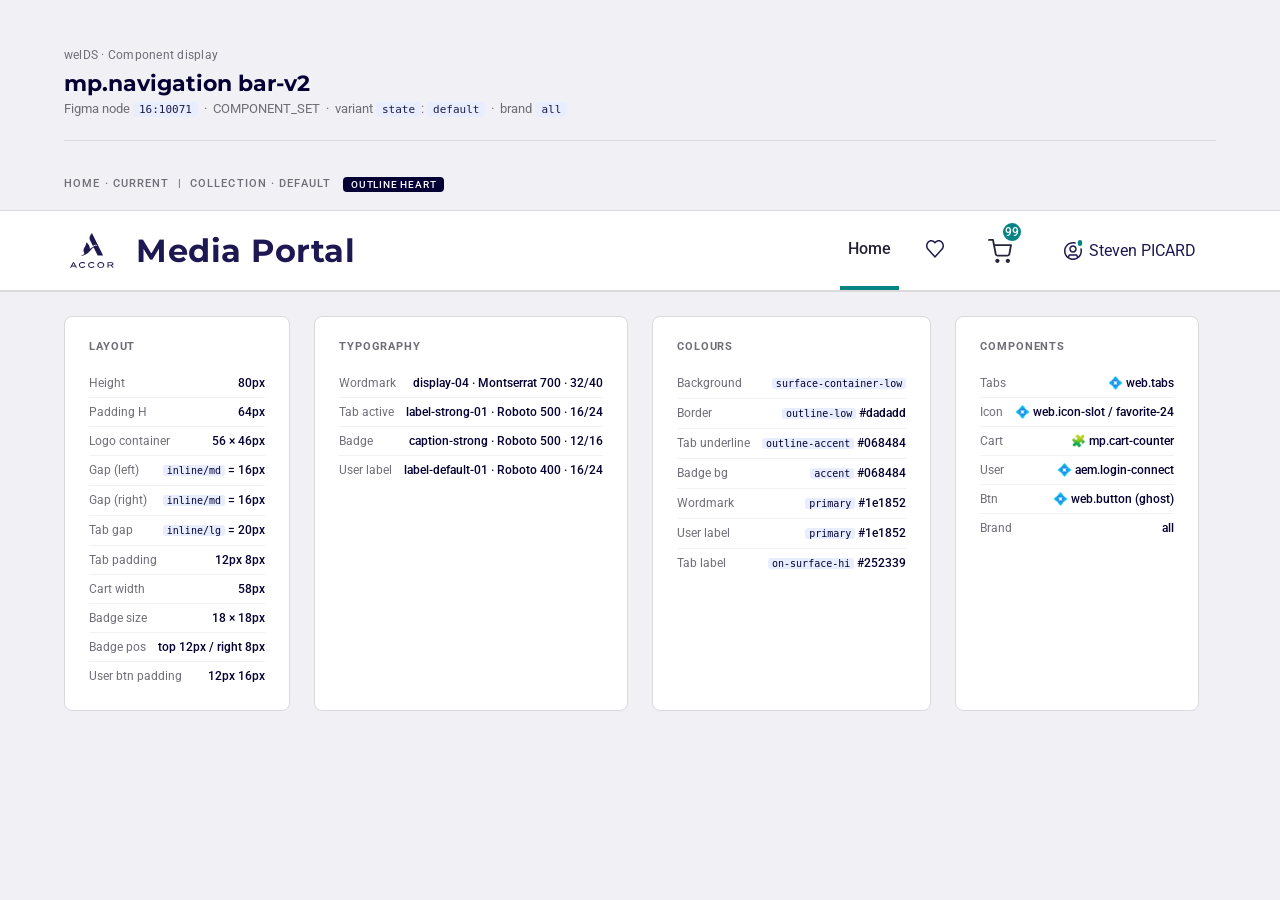
<file: components/nav-bar-display.html>
<!DOCTYPE html>
<html lang="en">
<head>
  <meta charset="UTF-8" />
  <title>mp.navigation bar-v2 — welDS component display</title>
  <meta name="viewport" content="width=device-width, initial-scale=1" />

  <!-- welDS: Google Fonts (brand: all) -->
  <link rel="preconnect" href="https://fonts.googleapis.com" />
  <link rel="preconnect" href="https://fonts.gstatic.com" crossorigin />
  <link href="https://fonts.googleapis.com/css2?family=Montserrat:wght@700&family=Roboto:wght@400;500&display=swap" rel="stylesheet" />

  <!-- welDS: foundation tokens -->
  <link rel="stylesheet" href="../assets/welds/base.css" />
  <link rel="stylesheet" href="../assets/welds/brands-all.css" />

  <style>
    /* ── Page shell ─────────────────────────────────────────────── */
    *, *::before, *::after { box-sizing: border-box; margin: 0; padding: 0; }

    body {
      font-family: 'Roboto', sans-serif;
      background: #f0f0f5;
      color: #1f1b4b;
      min-height: 100vh;
      padding: 48px 64px;
    }

    /* ── Page header ────────────────────────────────────────────── */
    .display-header { margin-bottom: 12px; }
    .display-header__breadcrumb {
      font-size: 12px;
      color: #6f6e77;
      margin-bottom: 8px;
      letter-spacing: 0.02em;
    }
    .display-header__title {
      font-family: 'Montserrat', sans-serif;
      font-size: 22px;
      font-weight: 700;
      color: #050033;
      margin-bottom: 4px;
    }
    .display-header__meta { font-size: 13px; color: #6f6e77; }
    .display-header__meta code {
      background: #e8edff;
      color: #1f1b4b;
      border-radius: 4px;
      padding: 1px 6px;
      font-size: 11px;
      font-family: monospace;
    }

    /* ── Divider ────────────────────────────────────────────────── */
    .display-divider {
      height: 1px;
      background: #dadadd;
      margin: 24px 0 36px;
    }

    /* ── Variant section ────────────────────────────────────────── */
    .display-section { margin-bottom: 52px; }
    .display-section__label {
      font-size: 11px;
      font-weight: 500;
      text-transform: uppercase;
      letter-spacing: 0.1em;
      color: #6f6e77;
      margin-bottom: 20px;
    }
    .display-section__label span {
      background: #050033;
      color: #f9f9ff;
      border-radius: 4px;
      padding: 2px 8px;
      font-size: 10px;
      letter-spacing: 0.08em;
      margin-left: 8px;
      vertical-align: middle;
    }

    /* ── Nav canvas: edge-to-edge, white card ───────────────────── */
    .display-canvas--nav {
      margin-left: -64px;
      margin-right: -64px;
      background: #ffffff;
      border-top: 1px solid #dadadd;
      border-bottom: 1px solid #dadadd;
      overflow: visible;
      position: relative;
    }

    /* ── Spec row ───────────────────────────────────────────────── */
    .display-spec-row {
      display: flex;
      gap: 24px;
      flex-wrap: wrap;
      margin-top: 24px;
    }
    .spec-box {
      background: #fff;
      border: 1px solid #dadadd;
      border-radius: 8px;
      padding: 20px 24px;
      font-size: 12px;
      color: #3e3d48;
      line-height: 20px;
      min-width: 220px;
    }
    .spec-box__title {
      font-size: 11px;
      font-weight: 700;
      text-transform: uppercase;
      letter-spacing: 0.08em;
      color: #6f6e77;
      margin-bottom: 12px;
    }
    .spec-box__row {
      display: flex;
      justify-content: space-between;
      gap: 12px;
      padding: 4px 0;
      border-bottom: 1px solid #f0f0f5;
    }
    .spec-box__row:last-child { border-bottom: none; }
    .spec-box__key { color: #6f6e77; }
    .spec-box__val { font-weight: 500; color: #050033; text-align: right; }
    .spec-box__val code {
      background: #e8edff;
      border-radius: 3px;
      padding: 0 4px;
      font-size: 10px;
      font-family: monospace;
    }

    /* ═══════════════════════════════════════════════════════════════
       mp.navigation bar-v2  (Figma 16:10071 · state=default)
       All values directly from Figma — pixel perfect
    ═══════════════════════════════════════════════════════════════ */

    .mp-nav {
      /* Figma: bg=surface-container-low, border-bottom=outline-low, h=80, px=64 */
      width: 100%;
      min-width: 1280px;
      height: 80px;
      background: var(--wel\/sem\/color\/surface-container-low, #ffffff);
      border-bottom: 1px solid var(--wel\/sem\/color\/outline-low, #dadadd);
      display: flex;
      align-items: center;
      justify-content: space-between;
      padding: 0 64px;
    }

    /* ── Left: 💠 accor + wordmark ──────────────────────────────── */
    .mp-nav__left {
      /* Figma: gap=spacingStatic/inline/md=16px */
      display: flex;
      align-items: center;
      gap: 16px;
      flex-shrink: 0;
    }

    /* 💠 accor logo: 56×46px, overflow clip */
    .mp-nav__accor {
      position: relative;
      width: 56px;
      height: 46px;
      overflow: hidden;
      flex-shrink: 0;
    }
    /* monogramme: inset 12.71% 29.87% 37.48% 30.57% of 56×46 */
    .mp-nav__monogramme {
      position: absolute;
      top: 12.71%;   /* 5.85px */
      right: 29.87%; /* 16.73px */
      bottom: 37.48%;/* 17.24px */
      left: 30.57%;  /* 17.12px */
    }
    /* typogramme: inset 74.51% 10.91% 12.71% 10.91% of 56×46 */
    .mp-nav__typogramme {
      position: absolute;
      top: 74.51%;   /* 34.27px */
      right: 10.91%; /* 6.11px */
      bottom: 12.71%;/* 5.85px */
      left: 10.91%;  /* 6.11px */
    }
    .mp-nav__monogramme svg,
    .mp-nav__typogramme svg {
      position: absolute;
      inset: 0;
      width: 100%;
      height: 100%;
    }

    /* wordmark: display-04 = Montserrat Bold 32/40 0.5px #1e1852 */
    .mp-nav__wordmark {
      font-family: var(--wel\/sem\/fontFamilies\/display, 'Montserrat'), sans-serif;
      font-size: var(--wel\/sem\/fontSizes\/display\/md, 32px);
      font-weight: 700;
      line-height: var(--wel\/sem\/lineHeights\/display\/md, 40px);
      letter-spacing: var(--wel\/sem\/letterSpacing\/display\/condensed, 0.5px);
      color: var(--wel\/sem\/color\/primary, #1e1852);
      white-space: nowrap;
    }

    /* ── Right: tabs + icons + user ─────────────────────────────── */
    .mp-nav__right {
      /* Figma: gap=spacingStatic/inline/md=16px, h=full */
      display: flex;
      align-items: center;
      gap: 16px;
      height: 100%;
      flex-shrink: 0;
    }

    /* 💠 web.tabs: gap=spacingStatic/inline/lg=20px, overflow clip */
    .mp-nav__tabs {
      display: flex;
      gap: 20px;
      height: 100%;
      align-items: stretch;
      overflow: hidden;
    }

    /* Tab item (inactive) */
    .mp-nav__tab {
      display: flex;
      align-items: center;
      justify-content: center;
      gap: 4px;
      /* Figma: px=spacingStatic/inline/xs=8px, py=spacingStatic/pinchVertical/sm=12px */
      padding: 12px 8px;
      background: none;
      border: none;
      border-bottom: 4px solid transparent;
      cursor: pointer;
      font-family: var(--wel\/sem\/fontFamilies\/label, 'Roboto'), sans-serif;
      font-size: var(--wel\/sem\/fontSizes\/label\/lg, 16px);
      font-weight: 500; /* label-strong-01 */
      line-height: var(--wel\/sem\/lineHeights\/label\/lg, 24px);
      letter-spacing: var(--wel\/sem\/letterSpacing\/label, 0px);
      color: var(--wel\/sem\/color\/on-surface-hi, #252339);
      white-space: nowrap;
    }
    /* Active tab: border-bottom = borderWidth/current=4px, color=outline-accent=#068484 */
    .mp-nav__tab--active {
      border-bottom-color: var(--wel\/sem\/color\/outline-accent, #068484);
    }

    /* ── collection icon slot (favorite-24) ─────────────────────── */
    .mp-nav__icon-slot {
      /* Figma: gap=4px, h=full, items-center */
      display: flex;
      align-items: center;
      height: 100%;
      gap: 4px;
    }
    .mp-nav__icon-slot-inner {
      /* Figma: px=8px py=12px, gap=4px, flex center */
      display: flex;
      align-items: center;
      justify-content: center;
      padding: 12px 8px;
      height: 100%;
      gap: 4px;
      background: none;
      border: none;
      cursor: pointer;
      color: var(--wel\/sem\/color\/on-surface-hi, #252339);
      border-bottom: 4px solid transparent;
    }
    .mp-nav__icon-slot-inner:hover {
      color: var(--wel\/sem\/color\/accent, #068484);
    }

    /* ── mp.cart-counter ────────────────────────────────────────── */
    .mp-nav__cart {
      /* Figma: w=58px, h=80px (full), flex center, relative */
      position: relative;
      display: flex;
      align-items: center;
      justify-content: center;
      width: 58px;
      height: 80px;
      background: none;
      border: none;
      cursor: pointer;
      color: var(--wel\/sem\/color\/on-surface-hi, #252339);
      flex-shrink: 0;
    }
    .mp-nav__cart:hover {
      color: var(--wel\/sem\/color\/accent, #068484);
    }
    /* 💠 web.icon-slot: overflow clip, w=24px */
    .mp-nav__cart-icon {
      display: flex;
      align-items: center;
      justify-content: center;
      overflow: hidden;
      width: 24px;
      flex-shrink: 0;
    }
    /* 🧩 mp.notification-counter: absolute, 18×18, top=12, right=8, #068484, r=100px */
    .mp-nav__cart-badge {
      position: absolute;
      top: 12px;
      right: 8px;
      width: 18px;
      height: 18px;
      border-radius: var(--wel\/sem\/borderRadius\/element\/full, 100px);
      background: var(--wel\/sem\/color\/accent, #068484);
      display: flex;
      align-items: center;
      justify-content: center;
    }
    .mp-nav__cart-badge-text {
      /* caption-strong: Roboto Medium 12/16 white */
      font-family: var(--wel\/sem\/fontFamilies\/caption, 'Roboto'), sans-serif;
      font-size: var(--wel\/sem\/fontSizes\/caption, 12px);
      font-weight: 500;
      line-height: var(--wel\/sem\/lineHeights\/caption, 16px);
      color: var(--wel\/sem\/color\/on-accent, #ffffff);
      letter-spacing: 0;
      white-space: nowrap;
    }
    .mp-nav__cart--empty .mp-nav__cart-badge { display: none; }

    /* ── Tab: visited (400w, border still visible) ──────────────── */
    .mp-nav__tab--visited {
      font-weight: 400;
    }

    /* ── Icon tab: active (teal border, filled icon) ────────────── */
    .mp-nav__icon-slot-inner--active {
      border-bottom: 4px solid var(--wel\/sem\/color\/outline-accent, #068484);
      cursor: pointer;
    }
    /* ── Icon tab: hover (darker teal border) ───────────────────── */
    .mp-nav__icon-slot-inner--hover {
      border-bottom: 4px solid var(--wel\/sem\/color\/hover\/accent, #007576);
      cursor: pointer;
    }

    /* ── 💠 aem.login-connect ────────────────────────────────────── */
    .mp-nav__login {
      /* Figma: flex-col, gap=stack/2xs=4px, items-end */
      display: flex;
      flex-direction: column;
      align-items: flex-end;
      gap: 4px;
      flex-shrink: 0;
    }
    .mp-nav__user-btn {
      /* Figma: 💠 web.button — px=insetsquish/md-h=16px, py=insetsquish/md-v=12px, r=100px */
      display: flex;
      align-items: center;
      justify-content: center;
      padding: 12px 16px;
      border-radius: var(--wel\/sem\/borderRadius\/element\/interactive-high, 100px);
      background: none;
      border: none;
      cursor: pointer;
      position: relative;
      transition: background 120ms ease, color 120ms ease;
    }
    .mp-nav__user-btn:hover {
      background: var(--wel\/sem\/color\/primary, #1e1852);
    }
    .mp-nav__user-btn:active {
      background: var(--wel\/sem\/color\/pressed\/primary, #544e85);
    }
    .mp-nav__user-btn:focus-visible {
      outline: none;
      background: none;
    }
    .mp-nav__user-btn:focus-visible::after {
      content: '';
      position: absolute;
      inset: -2px;
      border: 2px solid var(--wel\/sem\/color\/focus, #3470df);
      border-radius: 100px;
      pointer-events: none;
    }
    /* label + icon: white on filled bg */
    .mp-nav__user-btn:hover .mp-nav__user-label,
    .mp-nav__user-btn:active .mp-nav__user-label {
      color: var(--wel\/sem\/color\/on-primary, #ffffff);
    }
    .mp-nav__user-btn:hover .mp-nav__account-body path,
    .mp-nav__user-btn:active .mp-nav__account-body path {
      fill: var(--wel\/sem\/color\/on-primary, #ffffff);
    }

    /* 💠 account-connected-24: 24×24, relative, contains ellipse + vector */
    .mp-nav__account-icon {
      position: relative;
      width: 24px;
      height: 24px;
      flex-shrink: 0;
    }
    /* ellipse (connected dot): inset 8.33% 8.33% 66.67% 66.67% of 24×24 */
    /* = top:2px right:2px → 6×8px area (top-right corner dot) */
    .mp-nav__account-dot {
      position: absolute;
      top: 8.33%;    /* 2px */
      right: 8.33%;  /* 2px */
      bottom: 66.67%;/* 16px */
      left: 66.67%;  /* 16px */
    }
    /* vector (body): inset 12.5% of 24×24 = 3px all sides → 18×18 */
    .mp-nav__account-body {
      position: absolute;
      inset: 12.5%; /* 3px all sides */
    }
    .mp-nav__account-dot svg,
    .mp-nav__account-body svg {
      position: absolute;
      inset: 0;
      width: 100%;
      height: 100%;
    }
    /* label wrapper: px=4px */
    .mp-nav__user-label-wrap {
      display: flex;
      align-items: flex-start;
      padding: 0 4px;
    }
    /* label-default-01: Roboto Regular 400 16/24 #1e1852 */
    .mp-nav__user-label {
      font-family: var(--wel\/sem\/fontFamilies\/label, 'Roboto'), sans-serif;
      font-size: var(--wel\/sem\/fontSizes\/label\/lg, 16px);
      font-weight: 400;
      line-height: var(--wel\/sem\/lineHeights\/label\/lg, 24px);
      letter-spacing: var(--wel\/sem\/letterSpacing\/label, 0px);
      color: var(--wel\/sem\/color\/primary, #1e1852);
      white-space: nowrap;
    }
    /* ═══════════════════════════════════════════════════════════════
       💠 web.popover — account panel
       Figma node 262:8489 · 375×362px
    ═══════════════════════════════════════════════════════════════ */
    .mp-popover {
      position: absolute;
      top: 80px; /* below nav height */
      right: 64px; /* aligned to nav right padding */
      width: 375px;
      background: var(--wel\/sem\/color\/surface, #ffffff);
      border-radius: var(--radius\/sm, 6px);
      box-shadow: 0px 8px 16px 0px var(--wel\/sem\/color\/shadow-default, rgba(0, 0, 0, 0.05));
      padding: 20px;
      z-index: 200;
      display: flex;
      flex-direction: column;
    }
    .mp-popover { display: none; }
    .mp-popover.is-open { display: flex; }

    /* close area: 40px tall, holds the absolute-positioned button */
    .mp-popover__close-area {
      height: 40px;
      width: 100%;
      flex-shrink: 0;
      position: relative;
    }
    .mp-popover__close-btn {
      position: absolute;
      top: -8px;
      right: -8px;
      width: 40px;
      height: 40px;
      display: flex;
      align-items: center;
      justify-content: center;
      background: none;
      border: none;
      border-radius: 40px;
      cursor: pointer;
      color: var(--wel\/sem\/color\/on-surface-hi, #252339);
    }
    .mp-popover__close-btn:hover {
      background: rgba(0, 0, 0, 0.05);
    }

    /* name section */
    .mp-popover__name {
      display: flex;
      flex-direction: column;
      gap: 8px;
      width: 100%;
    }
    .mp-popover__greeting {
      font-family: 'Roboto', var(--wel\/sem\/fontFamilies\/title, sans-serif);
      font-size: var(--wel\/sem\/fontSizes\/title\/sm, 18px);
      font-weight: 500;
      line-height: var(--wel\/sem\/lineHeights\/title\/sm, 24px);
      color: var(--wel\/sem\/color\/on-surface-hi, #252339);
    }
    .mp-popover__header {
      display: flex;
      flex-direction: column;
      gap: 16px;
      padding-bottom: 16px;
      width: 100%;
    }
    .mp-popover__username {
      font-family: 'Roboto', var(--wel\/sem\/fontFamilies\/title, sans-serif);
      font-size: var(--wel\/sem\/fontSizes\/title\/md, 20px);
      font-weight: 500;
      line-height: 24px;
      color: var(--wel\/sem\/color\/on-surface-hi, #252339);
    }

    /* list section: separator + items + separator, all flex siblings with gap-16 */
    .mp-popover__list-section {
      display: flex;
      flex-direction: column;
      gap: 16px;
      width: 100%;
    }

    /* separator */
    .mp-popover__sep {
      height: 1px;
      background: var(--wel\/sem\/color\/outline-low, #dadadd);
      width: 100%;
      flex-shrink: 0;
    }

    /* list items */
    .mp-popover__item {
      display: flex;
      align-items: center;
      gap: 8px;
      height: 24px;
      cursor: pointer;
      text-decoration: none;
      color: var(--wel\/sem\/color\/on-surface-hi, #252339);
    }
    .mp-popover__item-icon {
      width: 24px;
      height: 24px;
      flex-shrink: 0;
      display: flex;
      align-items: center;
      justify-content: center;
    }
    .mp-popover__item-label {
      font-family: 'Roboto', sans-serif;
      font-size: var(--wel\/sem\/fontSizes\/body\/md, 16px);
      font-weight: 400;
      line-height: var(--wel\/sem\/lineHeights\/body\/md, 24px);
      color: var(--wel\/sem\/color\/on-surface-hi, #252339);
      text-decoration: none;
    }
    .mp-popover__item:hover .mp-popover__item-label {
      text-decoration: underline;
    }

    /* second actions */
    .mp-popover__actions {
      display: flex;
      flex-direction: column;
      gap: 12px;
      padding-top: 20px;
    }
    .mp-popover__action {
      display: flex;
      align-items: center;
      gap: 4px;
      cursor: pointer;
      text-decoration: none;
    }
    .mp-popover__action-icon {
      width: 20px;
      height: 20px;
      flex-shrink: 0;
      display: flex;
      align-items: center;
      justify-content: center;
    }
    .mp-popover__action-label {
      font-family: 'Roboto', sans-serif;
      font-size: var(--wel\/sem\/fontSizes\/link\/sm, 14px);
      font-weight: 400;
      line-height: var(--wel\/sem\/lineHeights\/link\/sm, 20px);
      color: var(--wel-sem-color-on-surface-mid, #3E3D48);
      text-decoration: none;
    }
    .mp-popover__action:hover .mp-popover__action-label {
      text-decoration: underline;
    }
  </style>
</head>
<body class="brand-all">

  <!-- Page header -->
  <div class="display-header">
    <div class="display-header__breadcrumb">welDS · Component display</div>
    <h1 class="display-header__title">mp.navigation bar-v2</h1>
    <p class="display-header__meta">
      Figma node <code>16:10071</code> &nbsp;·&nbsp;
      COMPONENT_SET &nbsp;·&nbsp;
      variant <code>state</code>: <code>default</code> &nbsp;·&nbsp;
      brand <code>all</code>
    </p>
  </div>

  <div class="display-divider"></div>

  <!-- ══════════════════════════════════════════════════════════════
       state=default / logged-in
  ══════════════════════════════════════════════════════════════ -->
  <div class="display-section">
    <div class="display-section__label">Home · Current &nbsp;|&nbsp; Collection · Default <span>outline heart</span></div>

    <div class="display-canvas--nav">
      <nav class="mp-nav" aria-label="Main navigation">

        <!-- Left: Accor logo + wordmark -->
        <div class="mp-nav__left">
          <div class="mp-nav__accor" aria-label="Accor" role="img">
            <div class="mp-nav__monogramme">
              <svg viewBox="0 0 22.1544 22.9087" fill="none" xmlns="http://www.w3.org/2000/svg">
                <path d="M22.1544 22.5631H16.6763L12.6522 14.5159C10.4492 15.6575 9.20085 18.3211 6.98317 20.0686C5.8523 20.9565 4.51582 21.7598 2.87092 22.2953C2.12191 22.5349 0.844171 22.8591 0.374199 22.9013C0.168587 22.9154 0.0364077 22.9154 0.00703446 22.845C-0.0223387 22.7886 0.0364083 22.7463 0.256707 22.6477C0.50638 22.5349 1.50507 22.1403 2.13659 21.7175C2.92967 21.1961 3.37027 20.6183 3.41433 20.1814C3.19403 19.4485 1.65193 17.8278 3.23809 14.8542C3.79618 13.7831 4.29552 13.0221 4.648 12.2469C5.04454 11.3591 5.33827 10.1048 5.42639 9.17463C5.42639 9.11826 5.44108 9.11826 5.47045 9.14645C6.23415 9.89338 9.21553 12.8248 8.77493 15.742C9.75894 15.3756 11.4773 14.2763 12.2703 13.6844C13.1075 13.0643 13.6509 12.4161 14.5321 12.402C15.3252 12.3879 15.3986 12.7543 16.0154 12.8388C16.177 12.8529 16.3973 12.8248 16.5148 12.7684C16.5588 12.7402 16.5441 12.6979 16.4854 12.6838C15.6189 12.4865 15.4133 11.8101 14.3118 11.8101C13.3131 11.8101 12.52 12.6838 11.9472 13.0502L9.1421 7.42708C7.96717 5.07353 8.31965 3.36826 10.9045 0L22.1544 22.5631Z" fill="#1E1852"/>
              </svg>
            </div>
            <div class="mp-nav__typogramme">
              <svg viewBox="0 0 43.7808 5.87684" fill="none" xmlns="http://www.w3.org/2000/svg">
                <path d="M43.7808 5.70772L41.8715 3.52329C42.8849 3.2978 43.487 2.74816 43.487 1.77574C43.487 0.690565 42.5177 0.140931 41.2987 0.140931H37.4802V5.70772H38.4936V3.60784H40.77L42.5177 5.70772H43.7808ZM38.4936 1.01471H41.3281C42.033 1.01471 42.4443 1.32475 42.4443 1.86029C42.4443 2.39583 42.0037 2.74816 41.3281 2.74816H38.4936V1.01471Z" fill="#1E1852"/>
                <path d="M2.99607 0.155025L0 5.72181H1.14556L1.77708 4.48162H5.18437L5.81589 5.72181H6.99082L3.99476 0.155025H2.99607ZM2.23236 3.60784L3.49541 1.16973L4.75846 3.60784H2.23236Z" fill="#1E1852"/>
                <path d="M12.3661 0.873774C13.3207 0.873774 14.0991 1.21201 14.5104 1.83211L15.3328 1.31066C14.76 0.53554 13.7467 0.014094 12.3661 0.014094C10.1484 0.014094 8.87071 1.40932 8.87071 2.94547C8.87071 4.48162 10.1484 5.87684 12.3661 5.87684C13.7467 5.87684 14.76 5.3413 15.3328 4.58027L14.5104 4.05882C14.1138 4.66483 13.3207 5.01716 12.3661 5.01716C10.8681 5.01716 9.91345 4.21385 9.91345 2.95956C9.89877 1.69118 10.8681 0.873774 12.3661 0.873774Z" fill="#1E1852"/>
                <path d="M21.5746 0.873774C22.5292 0.873774 23.3076 1.21201 23.7189 1.83211L24.5413 1.31066C23.9685 0.53554 22.9552 0.014094 21.5746 0.014094C19.3569 0.014094 18.0792 1.40932 18.0792 2.94547C18.0792 4.48162 19.3569 5.87684 21.5746 5.87684C22.9552 5.87684 23.9685 5.3413 24.5413 4.58027L23.7189 4.05882C23.3223 4.66483 22.5292 5.01716 21.5746 5.01716C20.0766 5.01716 19.122 4.21385 19.122 2.95956C19.1073 1.69118 20.0766 0.873774 21.5746 0.873774Z" fill="#1E1852"/>
                <path d="M30.7831 0C28.5654 0 27.2877 1.39522 27.2877 2.93137C27.2877 4.46752 28.5654 5.86274 30.7831 5.86274C33.0008 5.86274 34.2785 4.46752 34.2785 2.93137C34.2785 1.39522 33.0008 0 30.7831 0ZM30.7831 4.98897C29.2851 4.98897 28.3304 4.18566 28.3304 2.93137C28.3304 1.67708 29.2998 0.873774 30.7831 0.873774C32.2811 0.873774 33.2358 1.67708 33.2358 2.93137C33.2505 4.18566 32.2811 4.98897 30.7831 4.98897Z" fill="#1E1852"/>
              </svg>
            </div>
          </div>
          <span class="mp-nav__wordmark">Media Portal</span>
        </div>

        <!-- Right: web.tabs + collection + cart + login -->
        <div class="mp-nav__right">

          <!-- 💠 web.tabs (Home — active) -->
          <div class="mp-nav__tabs" role="tablist">
            <button class="mp-nav__tab mp-nav__tab--active" type="button" role="tab" aria-selected="true">Home</button>
          </div>

          <!-- 💠 web.icon-slot / favorite-24 (collection) -->
          <div class="mp-nav__icon-slot">
            <button class="mp-nav__icon-slot-inner" type="button" aria-label="Collections">
              <!-- favorite-24 outline (welDS official) -->
              <svg width="24" height="24" viewBox="0 0 24 24" fill="none" xmlns="http://www.w3.org/2000/svg" aria-hidden="true">
                <path fill-rule="evenodd" clip-rule="evenodd" d="M19.4305 4.69007C17.6078 2.69382 14.7822 2.46237 12.7281 4.01501C12.4677 4.20788 12.217 4.43933 11.9855 4.69007C11.7541 4.43933 11.5033 4.20788 11.243 4.01501C9.18886 2.47201 6.36325 2.69382 4.54058 4.69007C2.48647 6.9467 2.48647 10.592 4.54058 12.8487L11.9855 21.0072L19.4305 12.8487C21.5232 10.5534 21.5232 6.90812 19.4305 4.69007ZM18.36 11.865L11.9855 18.847L5.61104 11.865C4.0584 10.1677 4.0584 7.37102 5.61104 5.67373C7.09617 4.05358 9.42995 4.05358 10.9054 5.67373L11.9759 6.85026L13.0463 5.67373C14.5315 4.05358 16.8653 4.05358 18.3407 5.67373V5.69301C19.8934 7.34209 19.9223 10.1291 18.3215 11.8746L18.36 11.865Z" fill="#1E1852"/>
              </svg>
            </button>
          </div>

          <!-- 🧩 mp.cart-counter -->
          <button class="mp-nav__cart" type="button" aria-label="Cart">
            <!-- 💠 web.icon-slot -->
            <div class="mp-nav__cart-icon">
              <!-- 💠 cart (24×24) -->
              <svg width="24" height="24" viewBox="0 0 19.5 19.6547" fill="none" xmlns="http://www.w3.org/2000/svg" aria-hidden="true">
                <path fill-rule="evenodd" clip-rule="evenodd" d="M7.6073 17.9404C7.6336 17.9404 7.65492 17.9191 7.65492 17.8928C7.65492 17.8665 7.6336 17.8452 7.6073 17.8452C7.581 17.8452 7.55968 17.8665 7.55968 17.8928C7.55968 17.9191 7.581 17.9404 7.6073 17.9404ZM5.84539 17.8928C5.84539 16.9197 6.63422 16.1309 7.6073 16.1309C8.58037 16.1309 9.3692 16.9197 9.3692 17.8928C9.3692 18.8659 8.58037 19.6547 7.6073 19.6547C6.63422 19.6547 5.84539 18.8659 5.84539 17.8928Z" fill="currentColor"/>
                <path fill-rule="evenodd" clip-rule="evenodd" d="M16.1785 17.9404C16.2048 17.9404 16.2261 17.9191 16.2261 17.8928C16.2261 17.8665 16.2048 17.8452 16.1785 17.8452C16.1522 17.8452 16.1309 17.8665 16.1309 17.8928C16.1309 17.9191 16.1522 17.9404 16.1785 17.9404ZM14.4166 17.8928C14.4166 16.9197 15.2054 16.1309 16.1785 16.1309C17.1516 16.1309 17.9404 16.9197 17.9404 17.8928C17.9404 18.8659 17.1516 19.6547 16.1785 19.6547C15.2054 19.6547 14.4166 18.8659 14.4166 17.8928Z" fill="currentColor"/>
                <path fill-rule="evenodd" clip-rule="evenodd" d="M0 0.75C0 0.335786 0.335786 0 0.75 0H4.02273C4.38267 0 4.69186 0.255707 4.7594 0.609254L5.46179 4.28561H18.75C18.9724 4.28561 19.1834 4.38434 19.3259 4.55511C19.4684 4.72589 19.5277 4.95111 19.4879 5.16994L18.1788 12.3612L18.1778 12.3666C18.0718 12.9257 17.7802 13.435 17.3455 13.8016C16.9121 14.1671 16.3647 14.3662 15.7978 14.3568H7.85858C7.29169 14.3662 6.74423 14.1671 6.31085 13.8016C5.87631 13.4351 5.58476 12.926 5.47867 12.3671L4.1112 5.20964C4.10612 5.18825 4.10196 5.16651 4.09875 5.14446L3.40245 1.5H0.75C0.335786 1.5 0 1.16421 0 0.75ZM5.74838 5.78561L6.95233 12.0872C6.99595 12.3173 7.11421 12.5169 7.27786 12.6549C7.44068 12.7922 7.63866 12.861 7.83676 12.857L7.85182 12.8568H15.8045L15.8196 12.857C16.0177 12.861 16.2157 12.7922 16.3785 12.6549C16.5416 12.5174 16.6596 12.3186 16.7036 12.0895L16.704 12.0872L17.8511 5.78561H5.74838Z" fill="currentColor"/>
              </svg>
            </div>
            <!-- 🧩 mp.notification-counter -->
            <span class="mp-nav__cart-badge" aria-hidden="true">
              <span class="mp-nav__cart-badge-text">99</span>
            </span>
          </button>

          <!-- 💠 aem.login-connect (logged in) -->
          <div class="mp-nav__login">
            <button class="mp-nav__user-btn" type="button" aria-label="User menu" aria-expanded="false" id="user-btn">
              <!-- 💠 account-connected-24 (24×24) -->
              <div class="mp-nav__account-icon" aria-hidden="true">
                <!-- ellipse: connected dot at top-right -->
                <div class="mp-nav__account-dot">
                  <svg viewBox="0 0 6 8" fill="none" xmlns="http://www.w3.org/2000/svg">
                    <ellipse cx="3" cy="4" rx="3" ry="4" fill="#068484"/>
                  </svg>
                </div>
                <!-- vector: user body shape -->
                <div class="mp-nav__account-body">
                  <svg viewBox="0 0 18 18" fill="none" xmlns="http://www.w3.org/2000/svg">
                    <path fill-rule="evenodd" clip-rule="evenodd" d="M11.7788 0.437173C10.9036 0.153369 9.96973 0 9 0C4.02944 0 0 4.02944 0 9C0 13.9706 4.02944 18 9 18C13.9706 18 18 13.9706 18 9C18 8.03027 17.8466 7.09636 17.5628 6.22121C17.0976 6.3935 16.5962 6.4911 16.073 6.49942C16.3495 7.28153 16.5 8.12319 16.5 9C16.5 11.1673 15.5807 13.12 14.1107 14.4892C13.9844 14.0735 13.8658 13.7296 13.7416 13.4525C13.5892 13.1127 13.3957 12.7968 13.0951 12.5732C12.7807 12.3393 12.4425 12.2753 12.1515 12.2549C11.97 12.2422 11.7454 12.245 11.5262 12.2477C11.4355 12.2489 11.3455 12.25 11.26 12.25H6.74002C6.65456 12.25 6.56477 12.2489 6.47407 12.2477C6.25483 12.245 6.03005 12.2422 5.84849 12.2549C5.55751 12.2753 5.21936 12.3393 4.90491 12.5732C4.60432 12.7968 4.41084 13.1127 4.25848 13.4525C4.13421 13.7296 4.01567 14.0735 3.88933 14.4892C2.41934 13.12 1.5 11.1674 1.5 9C1.5 4.85786 4.85786 1.5 9 1.5C9.87681 1.5 10.7185 1.65046 11.5006 1.92697C11.5089 1.40383 11.6065 0.902377 11.7788 0.437173ZM12.8298 15.4498C11.7088 16.1169 10.3991 16.5 9 16.5C7.60087 16.5 6.29122 16.1169 5.17024 15.4498L5.24017 15.2095C5.39911 14.6631 5.51968 14.306 5.62719 14.0662C5.73537 13.8249 5.79814 13.7782 5.80013 13.7768L5.80107 13.7762C5.80107 13.7762 5.80539 13.7741 5.8143 13.7714C5.83412 13.7655 5.87462 13.7568 5.95342 13.7513C6.07262 13.7429 6.19616 13.7446 6.37109 13.747C6.47336 13.7483 6.5932 13.75 6.74002 13.75H11.26C11.4068 13.75 11.5267 13.7483 11.629 13.747C11.8039 13.7446 11.9274 13.7429 12.0466 13.7513C12.1254 13.7568 12.1659 13.7655 12.1857 13.7714C12.1946 13.7741 12.199 13.7762 12.199 13.7762L12.1999 13.7768C12.2019 13.7782 12.2647 13.8249 12.3729 14.0662C12.4804 14.306 12.6009 14.6631 12.7599 15.2095L12.8298 15.4498Z" fill="#1E1852"/>
                    <path fill-rule="evenodd" clip-rule="evenodd" d="M9 3.25C6.92893 3.25 5.25 4.92893 5.25 7C5.25 9.07107 6.92893 10.75 9 10.75C11.0711 10.75 12.75 9.07107 12.75 7C12.75 4.92893 11.0711 3.25 9 3.25ZM6.75 7C6.75 5.75736 7.75736 4.75 9 4.75C10.2426 4.75 11.25 5.75736 11.25 7C11.25 8.24264 10.2426 9.25 9 9.25C7.75736 9.25 6.75 8.24264 6.75 7Z" fill="#1E1852"/>
                  </svg>
                </div>
              </div>
              <!-- label wrapper: px=4px -->
              <div class="mp-nav__user-label-wrap">
                <span class="mp-nav__user-label">Steven PICARD</span>
              </div>
            </button>
          </div>

        </div>
      </nav>

      <!-- 💠 web.popover — account panel (node 262:8489) -->
      <div class="mp-popover" id="account-popover" role="dialog" aria-label="Account menu">

        <!-- close area (40px) — button is absolute at top-right -->
        <div class="mp-popover__close-area">
          <button class="mp-popover__close-btn" type="button" aria-label="Close" id="popover-close-btn">
            <!-- close-24 icon (welDS) -->
            <svg width="16" height="16" viewBox="0 0 15.5 15.5" fill="none" xmlns="http://www.w3.org/2000/svg" aria-hidden="true">
              <path fill-rule="evenodd" clip-rule="evenodd" d="M15.2803 1.28033C15.5732 0.987437 15.5732 0.512563 15.2803 0.21967C14.9874 -0.0732233 14.5126 -0.0732233 14.2197 0.21967L7.75 6.68934L1.28033 0.21967C0.987437 -0.0732233 0.512564 -0.0732233 0.219671 0.21967C-0.0732227 0.512563 -0.0732227 0.987437 0.219671 1.28033L6.68934 7.75L0.21967 14.2197C-0.0732233 14.5126 -0.0732234 14.9874 0.21967 15.2803C0.512562 15.5732 0.987437 15.5732 1.28033 15.2803L7.75 8.81066L14.2197 15.2803C14.5126 15.5732 14.9874 15.5732 15.2803 15.2803C15.5732 14.9874 15.5732 14.5126 15.2803 14.2197L8.81066 7.75L15.2803 1.28033Z" fill="currentColor"/>
            </svg>
          </button>
        </div>

        <!-- name section -->
        <div class="mp-popover__name">
          <p class="mp-popover__greeting">Hello,</p>
          <div class="mp-popover__header">
            <p class="mp-popover__username">Steven PICARD</p>
          </div>
        </div>

        <!-- list section: separator → items → separator, gap-16 between all -->
        <div class="mp-popover__list-section">
          <div class="mp-popover__sep" role="separator"></div>

          <a href="#" class="mp-popover__item">
            <span class="mp-popover__item-icon" aria-hidden="true">
              <!-- favorite-24 (welDS official) -->
              <svg width="24" height="24" viewBox="0 0 24 24" fill="none" xmlns="http://www.w3.org/2000/svg">
                <path fill-rule="evenodd" clip-rule="evenodd" d="M19.4305 4.69007C17.6078 2.69382 14.7822 2.46237 12.7281 4.01501C12.4677 4.20788 12.217 4.43933 11.9855 4.69007C11.7541 4.43933 11.5033 4.20788 11.243 4.01501C9.18886 2.47201 6.36325 2.69382 4.54058 4.69007C2.48647 6.9467 2.48647 10.592 4.54058 12.8487L11.9855 21.0072L19.4305 12.8487C21.5232 10.5534 21.5232 6.90812 19.4305 4.69007ZM18.36 11.865L11.9855 18.847L5.61104 11.865C4.0584 10.1677 4.0584 7.37102 5.61104 5.67373C7.09617 4.05358 9.42995 4.05358 10.9054 5.67373L11.9759 6.85026L13.0463 5.67373C14.5315 4.05358 16.8653 4.05358 18.3407 5.67373V5.69301C19.8934 7.34209 19.9223 10.1291 18.3215 11.8746L18.36 11.865Z" fill="#1E1852"/>
              </svg>
            </span>
            <span class="mp-popover__item-label">Collections</span>
          </a>

          <a href="#" class="mp-popover__item">
            <span class="mp-popover__item-icon" aria-hidden="true">
              <!-- time-24 (welDS official) -->
              <svg width="24" height="24" viewBox="0 0 24 24" fill="none" xmlns="http://www.w3.org/2000/svg">
                <path fill-rule="evenodd" clip-rule="evenodd" d="M19.5 12C19.5 16.1421 16.1421 19.5 12 19.5C7.85786 19.5 4.5 16.1421 4.5 12C4.5 7.85786 7.85786 4.5 12 4.5C16.1421 4.5 19.5 7.85786 19.5 12ZM12 21C16.9706 21 21 16.9706 21 12C21 7.02944 16.9706 3 12 3C7.02944 3 3 7.02944 3 12C3 16.9706 7.02944 21 12 21ZM12.75 7C12.75 6.58579 12.4142 6.25 12 6.25C11.5858 6.25 11.25 6.58579 11.25 7V12.4014L14.584 14.624C14.9286 14.8538 15.3943 14.7607 15.624 14.416C15.8538 14.0714 15.7607 13.6057 15.416 13.376L12.75 11.5986V7Z" fill="#1E1852"/>
              </svg>
            </span>
            <span class="mp-popover__item-label">Download history</span>
          </a>

          <a href="#" class="mp-popover__item">
            <span class="mp-popover__item-icon" aria-hidden="true">
              <!-- filter-24 (welDS official) -->
              <svg width="24" height="24" viewBox="0 0 24 24" fill="none" xmlns="http://www.w3.org/2000/svg">
                <path d="M20.2286 15.3143H12.6891C12.3291 13.5554 10.776 12.2286 8.91429 12.2286C7.05257 12.2286 5.48914 13.5554 5.13943 15.3143H3.77143C3.34971 15.3143 3 15.664 3 16.0857C3 16.5074 3.34971 16.8571 3.77143 16.8571H5.13943C5.49943 18.616 7.05257 19.9429 8.91429 19.9429C10.776 19.9429 12.3394 18.616 12.6891 16.8571H20.2286C20.6503 16.8571 21 16.5074 21 16.0857C21 15.664 20.6503 15.3143 20.2286 15.3143ZM8.91429 18.4C7.63886 18.4 6.6 17.3611 6.6 16.0857C6.6 14.8103 7.63886 13.7714 8.91429 13.7714C10.1897 13.7714 11.2286 14.8103 11.2286 16.0857C11.2286 17.3611 10.1897 18.4 8.91429 18.4ZM3.77143 8.62857H11.3109C11.6709 10.3874 13.224 11.7143 15.0857 11.7143C16.9474 11.7143 18.5109 10.3874 18.8606 8.62857H20.2286C20.6503 8.62857 21 8.27886 21 7.85714C21 7.43543 20.6503 7.08571 20.2286 7.08571H18.8606C18.5006 5.32686 16.9474 4 15.0857 4C13.224 4 11.6606 5.32686 11.3109 7.08571H3.77143C3.34971 7.08571 3 7.43543 3 7.85714C3 8.27886 3.34971 8.62857 3.77143 8.62857ZM15.0857 5.54286C16.3611 5.54286 17.4 6.58171 17.4 7.85714C17.4 9.13257 16.3611 10.1714 15.0857 10.1714C13.8103 10.1714 12.7714 9.13257 12.7714 7.85714C12.7714 6.58171 13.8103 5.54286 15.0857 5.54286Z" fill="#1E1852"/>
              </svg>
            </span>
            <span class="mp-popover__item-label">Saved filters</span>
          </a>

          <div class="mp-popover__sep" role="separator"></div>
        </div>

        <!-- second actions -->
        <div class="mp-popover__actions">
          <!-- left icon: globe / Languages (welDS, 20×20) -->
          <a href="#" class="mp-popover__action">
            <span class="mp-popover__action-icon" aria-hidden="true">
              <svg width="20" height="20" viewBox="0 0 20 20" fill="none" xmlns="http://www.w3.org/2000/svg">
                <path d="M17.2223 9.99999C17.2223 7.93046 16.3518 6.06424 14.957 4.74747M17.2223 9.99999C17.2223 12.0695 16.3518 13.9358 14.957 15.2525M17.2223 9.99999L2.77783 9.99999M2.77783 9.99999C2.77783 7.93046 3.6483 6.06424 5.04307 4.74747M2.77783 9.99999C2.77783 12.0695 3.64829 13.9357 5.04307 15.2525M5.04307 4.74747C6.33652 3.52636 8.08087 2.77777 10.0001 2.77777C11.9193 2.77777 13.6636 3.52636 14.957 4.74747M5.04307 4.74747C5.81998 5.18518 7.89905 6.0606 10.0001 6.0606C12.1011 6.0606 14.1801 5.18518 14.957 4.74747M5.04307 15.2525C6.33652 16.4736 8.08087 17.2222 10.0001 17.2222C11.9192 17.2222 13.6636 16.4736 14.957 15.2525M5.04307 15.2525C5.60112 14.8148 7.37379 13.9394 10.0001 13.9394C12.6263 13.9394 14.399 14.8148 14.957 15.2525" stroke="#3E3D48" stroke-linejoin="round"/>
                <ellipse cx="9.99995" cy="9.99999" rx="2.77778" ry="7.22222" stroke="#3E3D48" stroke-linejoin="round"/>
              </svg>
            </span>
            <span class="mp-popover__action-label">Afficher en français</span>
          </a>
          <!-- right icon: external-18 (welDS, 20×20) -->
          <a href="#" class="mp-popover__action">
            <span class="mp-popover__action-label">Support</span>
            <span class="mp-popover__action-icon" aria-hidden="true">
              <svg width="20" height="20" viewBox="0 0 20 20" fill="none" xmlns="http://www.w3.org/2000/svg">
                <path fill-rule="evenodd" clip-rule="evenodd" d="M3.95826 3.33331C3.61308 3.33331 3.33326 3.61313 3.33326 3.95831L3.33325 16.0416C3.33325 16.3868 3.61308 16.6666 3.95825 16.6666L16.0416 16.6666C16.3868 16.6666 16.6666 16.3868 16.6666 16.0416L16.6666 12.7083C16.6666 12.3631 16.3868 12.0833 16.0416 12.0833C15.6964 12.0833 15.4166 12.3631 15.4166 12.7083L15.4166 15.4166L4.58325 15.4166L4.58326 4.58331L7.29159 4.58331C7.63677 4.58331 7.91659 4.30349 7.91659 3.95831C7.91659 3.61314 7.63677 3.33331 7.29159 3.33331L3.95826 3.33331ZM10.4166 3.95831C10.4166 3.61314 10.6964 3.33331 11.0416 3.33331L16.0416 3.33332C16.3868 3.33332 16.6666 3.61314 16.6666 3.95832L16.6666 8.95831C16.6666 9.30349 16.3868 9.58331 16.0416 9.58331C15.6964 9.58331 15.4166 9.30349 15.4166 8.95831L15.4166 5.4672L11.2752 9.60859C11.0311 9.85267 10.6354 9.85267 10.3913 9.60859C10.1472 9.36451 10.1472 8.96878 10.3913 8.7247L14.5327 4.58331L11.0416 4.58331C10.6964 4.58331 10.4166 4.30349 10.4166 3.95831Z" fill="#3E3D48"/>
              </svg>
            </span>
          </a>
        </div>

      </div>
    </div>

    <div class="display-spec-row">
      <div class="spec-box">
        <div class="spec-box__title">Layout</div>
        <div class="spec-box__row"><span class="spec-box__key">Height</span><span class="spec-box__val">80px</span></div>
        <div class="spec-box__row"><span class="spec-box__key">Padding H</span><span class="spec-box__val">64px</span></div>
        <div class="spec-box__row"><span class="spec-box__key">Logo container</span><span class="spec-box__val">56 × 46px</span></div>
        <div class="spec-box__row"><span class="spec-box__key">Gap (left)</span><span class="spec-box__val"><code>inline/md</code> = 16px</span></div>
        <div class="spec-box__row"><span class="spec-box__key">Gap (right)</span><span class="spec-box__val"><code>inline/md</code> = 16px</span></div>
        <div class="spec-box__row"><span class="spec-box__key">Tab gap</span><span class="spec-box__val"><code>inline/lg</code> = 20px</span></div>
        <div class="spec-box__row"><span class="spec-box__key">Tab padding</span><span class="spec-box__val">12px 8px</span></div>
        <div class="spec-box__row"><span class="spec-box__key">Cart width</span><span class="spec-box__val">58px</span></div>
        <div class="spec-box__row"><span class="spec-box__key">Badge size</span><span class="spec-box__val">18 × 18px</span></div>
        <div class="spec-box__row"><span class="spec-box__key">Badge pos</span><span class="spec-box__val">top 12px / right 8px</span></div>
        <div class="spec-box__row"><span class="spec-box__key">User btn padding</span><span class="spec-box__val">12px 16px</span></div>
      </div>
      <div class="spec-box">
        <div class="spec-box__title">Typography</div>
        <div class="spec-box__row"><span class="spec-box__key">Wordmark</span><span class="spec-box__val">display-04 · Montserrat 700 · 32/40</span></div>
        <div class="spec-box__row"><span class="spec-box__key">Tab active</span><span class="spec-box__val">label-strong-01 · Roboto 500 · 16/24</span></div>
        <div class="spec-box__row"><span class="spec-box__key">Badge</span><span class="spec-box__val">caption-strong · Roboto 500 · 12/16</span></div>
        <div class="spec-box__row"><span class="spec-box__key">User label</span><span class="spec-box__val">label-default-01 · Roboto 400 · 16/24</span></div>
      </div>
      <div class="spec-box">
        <div class="spec-box__title">Colours</div>
        <div class="spec-box__row"><span class="spec-box__key">Background</span><span class="spec-box__val"><code>surface-container-low</code></span></div>
        <div class="spec-box__row"><span class="spec-box__key">Border</span><span class="spec-box__val"><code>outline-low</code> #dadadd</span></div>
        <div class="spec-box__row"><span class="spec-box__key">Tab underline</span><span class="spec-box__val"><code>outline-accent</code> #068484</span></div>
        <div class="spec-box__row"><span class="spec-box__key">Badge bg</span><span class="spec-box__val"><code>accent</code> #068484</span></div>
        <div class="spec-box__row"><span class="spec-box__key">Wordmark</span><span class="spec-box__val"><code>primary</code> #1e1852</span></div>
        <div class="spec-box__row"><span class="spec-box__key">User label</span><span class="spec-box__val"><code>primary</code> #1e1852</span></div>
        <div class="spec-box__row"><span class="spec-box__key">Tab label</span><span class="spec-box__val"><code>on-surface-hi</code> #252339</span></div>
      </div>
      <div class="spec-box">
        <div class="spec-box__title">Components</div>
        <div class="spec-box__row"><span class="spec-box__key">Tabs</span><span class="spec-box__val">💠 web.tabs</span></div>
        <div class="spec-box__row"><span class="spec-box__key">Icon</span><span class="spec-box__val">💠 web.icon-slot / favorite-24</span></div>
        <div class="spec-box__row"><span class="spec-box__key">Cart</span><span class="spec-box__val">🧩 mp.cart-counter</span></div>
        <div class="spec-box__row"><span class="spec-box__key">User</span><span class="spec-box__val">💠 aem.login-connect</span></div>
        <div class="spec-box__row"><span class="spec-box__key">Btn</span><span class="spec-box__val">💠 web.button (ghost)</span></div>
        <div class="spec-box__row"><span class="spec-box__key">Brand</span><span class="spec-box__val">all</span></div>
      </div>
    </div>
  </div>

  <script>
    (function() {
      const popover = document.getElementById('account-popover');
      const btn = document.getElementById('user-btn');
      const closeBtn = document.getElementById('popover-close-btn');

      function openPopover() {
        popover.classList.add('is-open');
        btn.setAttribute('aria-expanded', 'true');
      }
      function closePopover() {
        popover.classList.remove('is-open');
        btn.setAttribute('aria-expanded', 'false');
      }

      btn.addEventListener('click', function(e) {
        e.stopPropagation();
        popover.classList.contains('is-open') ? closePopover() : openPopover();
      });

      closeBtn.addEventListener('click', function(e) {
        e.stopPropagation();
        closePopover();
      });

      document.addEventListener('click', function(e) {
        if (popover.classList.contains('is-open') && !popover.contains(e.target)) {
          closePopover();
        }
      });
    })();
  </script>
</body>
</html>
</file>
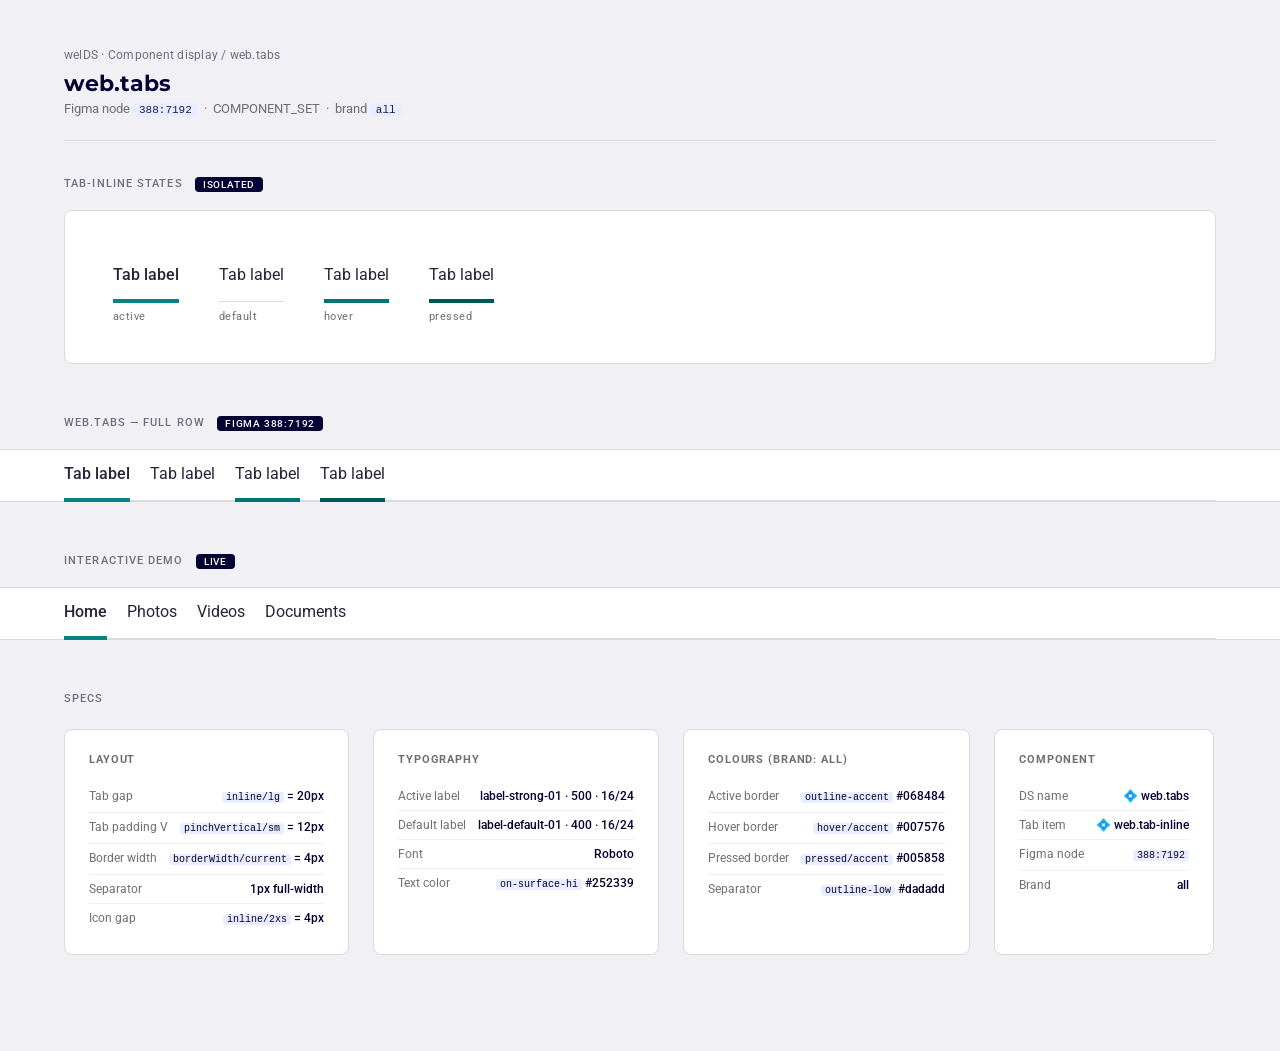
<file: components/tab-display.html>
<!DOCTYPE html>
<html lang="en">
<head>
  <meta charset="UTF-8" />
  <title>web.tabs — welDS component display</title>
  <meta name="viewport" content="width=device-width, initial-scale=1" />

  <!-- welDS: Google Fonts (brand: all) -->
  <link rel="preconnect" href="https://fonts.googleapis.com" />
  <link rel="preconnect" href="https://fonts.gstatic.com" crossorigin />
  <link href="https://fonts.googleapis.com/css2?family=Montserrat:wght@700&family=Roboto:wght@400;500&display=swap" rel="stylesheet" />

  <!-- welDS: foundation tokens -->
  <link rel="stylesheet" href="../assets/welds/base.css" />
  <link rel="stylesheet" href="../assets/welds/brands-all.css" />

  <style>
    *, *::before, *::after { box-sizing: border-box; margin: 0; padding: 0; }

    body {
      font-family: 'Roboto', sans-serif;
      background: #f0f0f5;
      color: #1f1b4b;
      min-height: 100vh;
      padding: 48px 64px;
    }

    /* ── Page header ─────────────────────────────────────────────── */
    .display-header { margin-bottom: 12px; }
    .display-header__breadcrumb {
      font-size: 12px;
      color: #6f6e77;
      margin-bottom: 8px;
      letter-spacing: 0.02em;
    }
    .display-header__breadcrumb a {
      color: #6f6e77;
      text-decoration: none;
    }
    .display-header__breadcrumb a:hover { text-decoration: underline; }
    .display-header__title {
      font-family: 'Montserrat', sans-serif;
      font-size: 22px;
      font-weight: 700;
      color: #050033;
      margin-bottom: 4px;
    }
    .display-header__meta { font-size: 13px; color: #6f6e77; }
    .display-header__meta code {
      background: #e8edff;
      color: #1f1b4b;
      border-radius: 4px;
      padding: 1px 6px;
      font-size: 11px;
      font-family: monospace;
    }

    /* ── Divider ─────────────────────────────────────────────────── */
    .display-divider {
      height: 1px;
      background: #dadadd;
      margin: 24px 0 36px;
    }

    /* ── Variant section ─────────────────────────────────────────── */
    .display-section { margin-bottom: 52px; }
    .display-section__label {
      font-size: 11px;
      font-weight: 500;
      text-transform: uppercase;
      letter-spacing: 0.1em;
      color: #6f6e77;
      margin-bottom: 20px;
    }
    .display-section__label span {
      background: #050033;
      color: #f9f9ff;
      border-radius: 4px;
      padding: 2px 8px;
      font-size: 10px;
      letter-spacing: 0.08em;
      margin-left: 8px;
      vertical-align: middle;
    }

    /* ── Canvas ──────────────────────────────────────────────────── */
    .display-canvas {
      background: #ffffff;
      border: 1px solid #dadadd;
      border-radius: 8px;
      padding: 40px 48px;
      display: flex;
      align-items: flex-start;
      gap: 40px;
      flex-wrap: wrap;
    }
    .display-canvas--full {
      padding: 0;
      overflow: visible;
    }
    /* edge-to-edge canvas for the tabs row */
    .display-canvas--nav {
      margin-left: -64px;
      margin-right: -64px;
      background: #ffffff;
      border-top: 1px solid #dadadd;
      border-bottom: 1px solid #dadadd;
      border-radius: 0;
      padding: 0 64px;
      overflow: visible;
    }

    /* ── Spec row ────────────────────────────────────────────────── */
    .display-spec-row {
      display: flex;
      gap: 24px;
      flex-wrap: wrap;
      margin-top: 24px;
    }
    .spec-box {
      background: #fff;
      border: 1px solid #dadadd;
      border-radius: 8px;
      padding: 20px 24px;
      font-size: 12px;
      color: #3e3d48;
      line-height: 20px;
      min-width: 220px;
    }
    .spec-box__title {
      font-size: 11px;
      font-weight: 700;
      text-transform: uppercase;
      letter-spacing: 0.08em;
      color: #6f6e77;
      margin-bottom: 12px;
    }
    .spec-box__row {
      display: flex;
      justify-content: space-between;
      gap: 12px;
      padding: 4px 0;
      border-bottom: 1px solid #f0f0f5;
    }
    .spec-box__row:last-child { border-bottom: none; }
    .spec-box__key { color: #6f6e77; }
    .spec-box__val { font-weight: 500; color: #050033; text-align: right; }
    .spec-box__val code {
      background: #e8edff;
      border-radius: 3px;
      padding: 0 4px;
      font-size: 10px;
      font-family: monospace;
    }

    /* ═══════════════════════════════════════════════════════════════
       💠 web.tabs / web.tab-inline
       Figma node 388:7192 · brand=all
    ═══════════════════════════════════════════════════════════════ */

    /* tabs container */
    .wel-tabs {
      display: flex;
      align-items: flex-start;
      gap: var(--wel\/sem\/spacingstatic\/inline\/lg, 20px);
      position: relative;
    }
    /* full-width bottom separator line */
    .wel-tabs::after {
      content: '';
      position: absolute;
      bottom: 0;
      left: 0;
      right: 0;
      height: 1px;
      background: var(--wel\/sem\/color\/outline-low, #dadadd);
    }

    /* single tab-inline */
    .wel-tab {
      /* Figma: py=pinchVertical/sm=12px, gap=inline/2xs=4px */
      display: flex;
      align-items: center;
      justify-content: center;
      gap: var(--wel\/sem\/spacingstatic\/inline\/2xs, 4px);
      padding: var(--wel\/sem\/spacingstatic\/pinchvertical\/sm, 12px) 0;
      background: none;
      border: none;
      border-bottom: var(--wel\/sem\/borderwidth\/current, 4px) solid transparent;
      cursor: pointer;
      position: relative;
      z-index: 1;
      flex-shrink: 0;
      /* prevent tab border from bleeding onto separator */
      margin-bottom: -1px;
    }
    .wel-tab__label {
      font-family: var(--wel\/sem\/fontfamilies\/label, 'Roboto'), sans-serif;
      font-size: var(--wel\/sem\/fontsizes\/label\/lg, 16px);
      line-height: var(--wel\/sem\/lineheights\/label\/lg, 24px);
      letter-spacing: var(--wel\/sem\/letterspacing\/label, 0px);
      color: var(--wel\/sem\/color\/on-surface-hi, #252339);
      white-space: nowrap;
      overflow: hidden;
      text-overflow: ellipsis;
    }

    /* states */
    .wel-tab--active {
      border-bottom-color: var(--wel\/sem\/color\/outline-accent, #068484);
    }
    .wel-tab--active .wel-tab__label {
      font-weight: 500; /* label-strong-01 */
    }
    .wel-tab--default .wel-tab__label {
      font-weight: 400; /* label-default-01 */
    }
    .wel-tab--hover {
      border-bottom-color: var(--wel\/sem\/color\/hover\/accent, #007576);
    }
    .wel-tab--hover .wel-tab__label {
      font-weight: 400;
    }
    .wel-tab--pressed {
      border-bottom-color: var(--wel\/sem\/color\/pressed\/accent, #005858);
    }
    .wel-tab--pressed .wel-tab__label {
      font-weight: 400;
    }

    /* live interactive tab behaviour */
    .wel-tabs--interactive .wel-tab {
      cursor: pointer;
      transition: border-color 120ms ease;
    }
    .wel-tabs--interactive .wel-tab:hover:not(.wel-tab--active) {
      border-bottom-color: var(--wel\/sem\/color\/hover\/accent, #007576);
    }
    .wel-tabs--interactive .wel-tab:active:not(.wel-tab--active) {
      border-bottom-color: var(--wel\/sem\/color\/pressed\/accent, #005858);
    }
    .wel-tabs--interactive .wel-tab--active {
      border-bottom-color: var(--wel\/sem\/color\/outline-accent, #068484);
    }
    .wel-tabs--interactive .wel-tab--active .wel-tab__label {
      font-weight: 500;
    }
    .wel-tabs--interactive .wel-tab:not(.wel-tab--active) .wel-tab__label {
      font-weight: 400;
    }

    /* state label under isolated tabs */
    .state-demo {
      display: flex;
      flex-direction: column;
      align-items: flex-start;
      gap: 0;
    }
    .state-label {
      font-size: 11px;
      color: #6f6e77;
      margin-top: 8px;
      letter-spacing: 0.04em;
    }
  </style>
</head>
<body class="brand-all">

  <!-- Page header -->
  <div class="display-header">
    <div class="display-header__breadcrumb">
      <a href="component-library.html">welDS · Component display</a> / web.tabs
    </div>
    <h1 class="display-header__title">web.tabs</h1>
    <p class="display-header__meta">
      Figma node <code>388:7192</code> &nbsp;·&nbsp;
      COMPONENT_SET &nbsp;·&nbsp;
      brand <code>all</code>
    </p>
  </div>

  <div class="display-divider"></div>

  <!-- ── 1. Individual tab states ─────────────────────────────────── -->
  <div class="display-section">
    <div class="display-section__label">tab-inline states <span>isolated</span></div>

    <div class="display-canvas">

      <!-- active -->
      <div class="state-demo">
        <div class="wel-tabs">
          <button class="wel-tab wel-tab--active" type="button">
            <span class="wel-tab__label">Tab label</span>
          </button>
        </div>
        <span class="state-label">active</span>
      </div>

      <!-- default -->
      <div class="state-demo">
        <div class="wel-tabs">
          <div class="wel-tab wel-tab--default">
            <span class="wel-tab__label">Tab label</span>
          </div>
        </div>
        <span class="state-label">default</span>
      </div>

      <!-- hover -->
      <div class="state-demo">
        <div class="wel-tabs">
          <button class="wel-tab wel-tab--hover" type="button">
            <span class="wel-tab__label">Tab label</span>
          </button>
        </div>
        <span class="state-label">hover</span>
      </div>

      <!-- pressed -->
      <div class="state-demo">
        <div class="wel-tabs">
          <button class="wel-tab wel-tab--pressed" type="button">
            <span class="wel-tab__label">Tab label</span>
          </button>
        </div>
        <span class="state-label">pressed</span>
      </div>

    </div>
  </div>

  <!-- ── 2. Full tabs row (4 tabs, like Figma) ────────────────────── -->
  <div class="display-section">
    <div class="display-section__label">web.tabs — full row <span>Figma 388:7192</span></div>

    <div class="display-canvas--nav">
      <div class="wel-tabs" role="tablist">
        <button class="wel-tab wel-tab--active" type="button" role="tab" aria-selected="true">
          <span class="wel-tab__label">Tab label</span>
        </button>
        <button class="wel-tab wel-tab--default" type="button" role="tab" aria-selected="false">
          <span class="wel-tab__label">Tab label</span>
        </button>
        <button class="wel-tab wel-tab--hover" type="button" role="tab" aria-selected="false">
          <span class="wel-tab__label">Tab label</span>
        </button>
        <button class="wel-tab wel-tab--pressed" type="button" role="tab" aria-selected="false">
          <span class="wel-tab__label">Tab label</span>
        </button>
      </div>
    </div>
  </div>

  <!-- ── 3. Interactive demo ──────────────────────────────────────── -->
  <div class="display-section">
    <div class="display-section__label">Interactive demo <span>live</span></div>

    <div class="display-canvas--nav">
      <nav class="wel-tabs wel-tabs--interactive" role="tablist" id="tabs-demo">
        <button class="wel-tab wel-tab--active" type="button" role="tab" aria-selected="true" data-tab="home">
          <span class="wel-tab__label">Home</span>
        </button>
        <button class="wel-tab wel-tab--default" type="button" role="tab" aria-selected="false" data-tab="photos">
          <span class="wel-tab__label">Photos</span>
        </button>
        <button class="wel-tab wel-tab--default" type="button" role="tab" aria-selected="false" data-tab="videos">
          <span class="wel-tab__label">Videos</span>
        </button>
        <button class="wel-tab wel-tab--default" type="button" role="tab" aria-selected="false" data-tab="documents">
          <span class="wel-tab__label">Documents</span>
        </button>
      </nav>
    </div>
  </div>

  <!-- ── 4. Specs ─────────────────────────────────────────────────── -->
  <div class="display-section">
    <div class="display-section__label">Specs</div>

    <div class="display-spec-row">
      <div class="spec-box">
        <div class="spec-box__title">Layout</div>
        <div class="spec-box__row"><span class="spec-box__key">Tab gap</span><span class="spec-box__val"><code>inline/lg</code> = 20px</span></div>
        <div class="spec-box__row"><span class="spec-box__key">Tab padding V</span><span class="spec-box__val"><code>pinchVertical/sm</code> = 12px</span></div>
        <div class="spec-box__row"><span class="spec-box__key">Border width</span><span class="spec-box__val"><code>borderWidth/current</code> = 4px</span></div>
        <div class="spec-box__row"><span class="spec-box__key">Separator</span><span class="spec-box__val">1px full-width</span></div>
        <div class="spec-box__row"><span class="spec-box__key">Icon gap</span><span class="spec-box__val"><code>inline/2xs</code> = 4px</span></div>
      </div>
      <div class="spec-box">
        <div class="spec-box__title">Typography</div>
        <div class="spec-box__row"><span class="spec-box__key">Active label</span><span class="spec-box__val">label-strong-01 · 500 · 16/24</span></div>
        <div class="spec-box__row"><span class="spec-box__key">Default label</span><span class="spec-box__val">label-default-01 · 400 · 16/24</span></div>
        <div class="spec-box__row"><span class="spec-box__key">Font</span><span class="spec-box__val">Roboto</span></div>
        <div class="spec-box__row"><span class="spec-box__key">Text color</span><span class="spec-box__val"><code>on-surface-hi</code> #252339</span></div>
      </div>
      <div class="spec-box">
        <div class="spec-box__title">Colours (brand: all)</div>
        <div class="spec-box__row"><span class="spec-box__key">Active border</span><span class="spec-box__val"><code>outline-accent</code> #068484</span></div>
        <div class="spec-box__row"><span class="spec-box__key">Hover border</span><span class="spec-box__val"><code>hover/accent</code> #007576</span></div>
        <div class="spec-box__row"><span class="spec-box__key">Pressed border</span><span class="spec-box__val"><code>pressed/accent</code> #005858</span></div>
        <div class="spec-box__row"><span class="spec-box__key">Separator</span><span class="spec-box__val"><code>outline-low</code> #dadadd</span></div>
      </div>
      <div class="spec-box">
        <div class="spec-box__title">Component</div>
        <div class="spec-box__row"><span class="spec-box__key">DS name</span><span class="spec-box__val">💠 web.tabs</span></div>
        <div class="spec-box__row"><span class="spec-box__key">Tab item</span><span class="spec-box__val">💠 web.tab-inline</span></div>
        <div class="spec-box__row"><span class="spec-box__key">Figma node</span><span class="spec-box__val"><code>388:7192</code></span></div>
        <div class="spec-box__row"><span class="spec-box__key">Brand</span><span class="spec-box__val">all</span></div>
      </div>
    </div>
  </div>

  <script>
    (function () {
      const tabsDemo = document.getElementById('tabs-demo');
      if (!tabsDemo) return;
      const tabs = tabsDemo.querySelectorAll('.wel-tab');
      tabs.forEach(function (tab) {
        tab.addEventListener('click', function () {
          tabs.forEach(function (t) {
            t.classList.remove('wel-tab--active');
            t.classList.add('wel-tab--default');
            t.setAttribute('aria-selected', 'false');
          });
          tab.classList.remove('wel-tab--default');
          tab.classList.add('wel-tab--active');
          tab.setAttribute('aria-selected', 'true');
        });
      });
    })();
  </script>

</body>
</html>
</file>
<file: components/components.css>
/* ═══════════════════════════════════════════════════════════════════════════
   Accor Media Portal – Shared Component Library
   All shared styles across collection.html, hub-collection.html,
   index.html, and asset-detail.html
   ═══════════════════════════════════════════════════════════════════════════ */

/* ── Design tokens ────────────────────────────────────────────────────────── */
:root {
  /* Surfaces */
  --color-surface:               #ffffff;
  --color-surface-container-low: #ffffff;
  --color-surface-container-mid: #f7f9fb;
  --color-surface-container-hi:  #f0f3f7;
  --color-surface-container:     #f4f5f7;

  /* Text */
  --color-on-surface-hi:         #252339;
  --color-on-surface-mid:        #3e3d48;
  --color-on-surface-low:        #6f6e77;
  --color-on-surface-placeholder:#6f6e77;

  /* Borders */
  --color-outline-low:           #dadadd;
  --color-outline-mid:           #dadadd;
  --color-outline-hi:            #8b8a93;

  /* Brand */
  --color-accent:                #068484;
  --color-primary:               #1e1852;
  --color-primary-alt:           #1e1852;
  --color-on-accent:             #ffffff;
  --color-on-primary:            #f9f9ff;

  /* Semantic */
  --color-danger:                #be003c;
  --color-danger-container-low:  #fff0f2;
  --color-link:                  #1264a3;

  /* Misc */
  --color-card-image-bg:         #e8e4f0;

  /* Typography */
  --font-display: 'Montserrat', sans-serif;
  --font-body:    'Roboto', sans-serif;
  --font-label:   'Roboto', sans-serif;
  --font-title:   'Roboto', sans-serif;

  /* Border radius */
  --br-surface:   6px;
  --br-full:      100px;

  /* Layout */
  --grid-margin:    64px;
  --page-min-width: 1280px;
  --panel-width:    375px;
  --header-h:       80px;
  --footer-h:       48px;
}

/* ── Reset ────────────────────────────────────────────────────────────────── */
*, *::before, *::after { box-sizing: border-box; margin: 0; padding: 0; }
html, body { height: 100%; width: 100%; }
html { min-width: var(--page-min-width); }
body {
  font-family: var(--font-body);
  background: var(--color-surface-container-low);
  color: var(--color-on-surface-hi);
  min-width: var(--page-min-width);
}
a { color: inherit; text-decoration: none; }
button { font: inherit; cursor: pointer; background: none; border: none; }

/* ── Page shell ───────────────────────────────────────────────────────────── */
.page {
  display: flex;
  flex-direction: column;
  width: 100%;
  min-width: 0;
  height: 100vh;
  overflow: hidden;
}
.page-body {
  flex: 1;
  overflow-y: auto;
  display: flex;
  flex-direction: column;
}

/* ── Header ───────────────────────────────────────────────────────────────── */
.site-header {
  flex-shrink: 0;
  width: 100%;
  min-width: 100%;
  box-sizing: border-box;
  background: var(--color-surface-container-low);
  border-bottom: 1px solid var(--color-outline-low);
  height: var(--header-h);
  position: relative;
  z-index: 100;
}
.site-header__inner {
  width: 100%;
  max-width: none;
  box-sizing: border-box;
  height: 100%;
  margin: 0;
  padding: 0 var(--grid-margin);
  display: flex;
  align-items: center;
  justify-content: space-between;
}

/* Brand */
.brand {
  display: flex;
  align-items: center;
  gap: 16px;
  text-decoration: none;
  flex-shrink: 0;
}
.brand:hover .brand__name { text-decoration: none; }
.brand__logo {
  display: flex;
  flex-direction: column;
  align-items: center;
  width: 56px;
  height: 46px;
  overflow: hidden;
  flex-shrink: 0;
}
.brand__monogramme { width: 22px; height: auto; flex-shrink: 0; }
.brand__typogramme { width: 44px; height: auto; margin-top: 4px; flex-shrink: 0; }
.brand__name {
  font-family: var(--font-display);
  font-size: 32px;
  font-weight: 700;
  line-height: 40px;
  letter-spacing: 0.5px;
  color: var(--color-primary);
  white-space: nowrap;
}

/* Nav */
.site-header__right {
  display: flex;
  align-items: center;
  gap: 16px;
  height: 100%;
}
.site-nav {
  display: flex;
  height: 100%;
  align-items: stretch;
  gap: 20px;
}
.site-nav__tab {
  display: flex;
  align-items: center;
  padding: 12px 4px;
  font-family: var(--font-label);
  font-size: 16px;
  line-height: 24px;
  color: var(--color-on-surface-hi);
  background: none;
  border: none;
  border-bottom: 3px solid transparent;
  cursor: pointer;
  white-space: nowrap;
  transition: color 120ms;
}
.site-nav__tab:hover { color: var(--color-accent); }
.site-nav__tab--active {
  color: var(--color-accent);
  border-bottom-color: var(--color-accent);
}

/* Header icon buttons */
.header-icon-btn {
  display: flex;
  align-items: center;
  justify-content: center;
  width: 40px;
  height: 100%;
  background: none;
  border: none;
  border-bottom: 3px solid transparent;
  color: var(--color-on-surface-hi);
  cursor: pointer;
  transition: color 120ms;
  padding: 8px;
  border-radius: 0;
}
.header-icon-btn:hover { color: var(--color-accent); }
.header-icon-btn--active {
  border-bottom: 4px solid var(--color-accent);
  color: var(--color-on-surface-hi);
}

/* Cart */
.header-cart-btn {
  position: relative;
  display: flex;
  align-items: center;
  justify-content: center;
  width: 58px;
  height: 100%;
  background: none;
  border: none;
  color: var(--color-on-surface-hi);
  cursor: pointer;
  transition: color 120ms;
}
.header-cart-btn:hover { color: var(--color-accent); }
.cart-badge {
  position: absolute;
  top: 12px; right: 8px;
  width: 18px; height: 18px;
  background: var(--color-accent);
  border-radius: 100px;
  font-family: var(--font-label);
  font-size: 12px;
  font-weight: 500;
  line-height: 16px;
  color: #fff;
  display: flex;
  align-items: center;
  justify-content: center;
}

/* User button */
.header-user {
  display: flex;
  align-items: center;
  gap: 4px;
  padding: 12px 24px 12px 20px;
  background: none;
  border: none;
  border-radius: 60px;
  font-size: 16px;
  color: var(--color-on-surface-hi);
  cursor: pointer;
  transition: background 120ms;
}
.header-user:hover { background: rgba(6,132,132,.08); }
.header-user__avatar { position: relative; width: 24px; height: 24px; flex-shrink: 0; }
.header-user__avatar-dot {
  position: absolute; top: 0; right: 0;
  width: 6px; height: 6px;
  background: var(--color-accent);
  border-radius: 50%;
  border: 1px solid #fff;
}

/* ── Account popover ──────────────────────────────────────────────────────── */
.account-popover {
  position: absolute;
  top: 80px;
  right: 64px;
  width: 375px;
  background: var(--color-surface);
  border-radius: 16px;
  box-shadow: 0 8px 32px rgba(0,0,0,.16), 0 2px 8px rgba(0,0,0,.08);
  z-index: 200;
  padding: 20px;
}
.account-popover[hidden] { display: none; }
.accp__inner { display: flex; flex-direction: column; gap: 0; }
.accp__close-row { display: flex; justify-content: flex-end; height: 40px; }
.accp__close {
  width: 40px; height: 40px;
  display: flex; align-items: center; justify-content: center;
  background: none; border: none; border-radius: 40px;
  color: var(--color-on-surface-hi); cursor: pointer;
  margin-right: -8px; margin-top: -8px;
}
.accp__close:hover { background: rgba(0,0,0,.06); }
.accp__greeting {
  font-family: var(--font-label); font-weight: 500;
  font-size: 18px; line-height: 24px;
  color: var(--color-on-surface-hi); margin-bottom: 8px;
}
.accp__name {
  font-family: var(--font-label); font-weight: 500;
  font-size: 20px; line-height: 28px;
  color: var(--color-on-surface-hi);
  display: flex; gap: 4px; padding-bottom: 16px;
}
.accp__sep { height: 1px; background: var(--color-outline-low); }
.accp__list { display: flex; flex-direction: column; gap: 16px; padding: 16px 0; }
.accp__item {
  display: flex; align-items: center; gap: 8px;
  height: 24px; cursor: pointer;
  color: #232136; text-decoration: none;
  font-family: var(--font-body); font-size: 16px; line-height: 24px;
}
.accp__item:hover { text-decoration: underline; color: #232136; }
.accp__item svg { flex-shrink: 0; }
.accp__actions { display: flex; flex-direction: column; gap: 12px; padding-top: 20px; }
.accp__link {
  display: inline-flex; align-items: center; gap: 6px;
  background: none; border: none; padding: 0;
  font-family: var(--font-body); font-size: 14px; line-height: 20px;
  color: var(--color-on-surface-hi); cursor: pointer; text-align: left;
  text-decoration: none;
}
.accp__link:hover { text-decoration: underline; color: #232136; }

/* ── Modal overlay & shell ────────────────────────────────────────────────── */
.modal-overlay {
  position: fixed;
  inset: 0;
  background: rgba(0,0,0,.5);
  display: flex;
  align-items: flex-start;
  justify-content: center;
  z-index: 2000;
  padding: 20px 24px 24px;
  overflow-y: auto;
}
.modal-overlay[hidden] { display: none; }
.modal[hidden] { display: none !important; }
.modal {
  background: #fff;
  border-radius: 12px;
  width: 560px;
  max-width: 100%;
  max-height: calc(100vh - 48px);
  padding: 28px;
  display: flex;
  flex-direction: column;
  box-shadow: 0 8px 32px rgba(0,0,0,.16), 0 2px 8px rgba(0,0,0,.08);
  overflow: hidden;
}
.modal--wide { width: 720px; }

/* Modal header */
.modal__header-row {
  display: flex;
  align-items: flex-start;
  justify-content: flex-end;
  margin-bottom: 4px;
}
.modal__close-btn {
  background: none;
  border: none;
  cursor: pointer;
  color: var(--color-on-surface-hi);
  display: flex;
  align-items: center;
  justify-content: center;
  padding: 0;
  border-radius: 50%;
  width: 28px;
  height: 28px;
  transition: background 120ms;
  margin: -4px -4px 0 0;
  flex-shrink: 0;
}
.modal__close-btn:hover { background: rgba(30,24,82,.06); }
.modal__title {
  font-family: var(--font-body);
  font-weight: 500;
  font-size: 22px;
  line-height: 28px;
  color: var(--color-on-surface-hi);
  margin-bottom: 16px;
}

/* Modal body */
.modal__body {
  border: 1px solid var(--color-outline-low);
  border-radius: 8px;
  padding: 20px 16px;
  display: flex;
  flex-direction: column;
  gap: 16px;
  flex: 1;
  overflow-y: auto;
  min-height: 0;
}
.modal__body--flush { padding: 0; border: none; gap: 0; }
.modal__form { display: flex; flex-direction: column; gap: 16px; }

/* Modal footer */
.modal__footer {
  display: flex;
  justify-content: flex-end;
  gap: 16px;
  padding-top: 20px;
  flex-shrink: 0;
}

/* Modal buttons */
.modal__btn-outline {
  padding: 12px 16px;
  background: none;
  border: 1px solid #1B2A4A;
  border-radius: 100px;
  font-size: 16px;
  line-height: 24px;
  color: #1B2A4A;
  cursor: pointer;
  transition: background 120ms;
  font-family: var(--font-body);
}
.modal__btn-outline:hover { background: rgba(27,42,74,.06); }
.modal__btn-primary {
  display: inline-flex;
  align-items: center;
  gap: 8px;
  padding: 12px 16px;
  background: #1B2A4A;
  border: 1px solid #1B2A4A;
  border-radius: 100px;
  font-size: 16px;
  line-height: 24px;
  color: #fff;
  cursor: pointer;
  transition: background 120ms, border-color 120ms;
  font-family: var(--font-body);
}
.modal__btn-primary:hover { background: #152238; border-color: #152238; }
.modal__btn-danger {
  display: inline-flex;
  align-items: center;
  gap: 8px;
  padding: 12px 16px;
  background: #DC2626;
  border: 1px solid #DC2626;
  border-radius: 100px;
  font-size: 16px;
  line-height: 24px;
  color: #fff;
  cursor: pointer;
  transition: background 120ms;
  font-family: var(--font-body);
}
.modal__btn-danger:hover { background: #b91c1c; border-color: #b91c1c; }

/* Modal form fields */
.modal__field { display: flex; flex-direction: column; gap: 6px; width: 100%; }
.modal__field-label {
  font-size: 14px;
  line-height: 20px;
  color: var(--color-on-surface-hi);
  font-weight: 500;
}
.modal__field-label--opt { font-weight: 400; color: var(--color-on-surface-low); }
.modal__input {
  width: 100%;
  padding: 10px 12px;
  border: 1px solid var(--color-outline-low);
  border-radius: 6px;
  font-family: var(--font-body);
  font-size: 16px;
  line-height: 24px;
  color: var(--color-on-surface-hi);
  background: #fff;
  outline: none;
  transition: border-color 120ms;
}
.modal__input::placeholder { color: var(--color-on-surface-low); }
.modal__input:focus { border-color: var(--color-primary); }
.modal__textarea {
  width: 100%;
  min-height: 90px;
  padding: 10px 12px;
  border: 1px solid var(--color-outline-low);
  border-radius: 6px;
  font-family: var(--font-body);
  font-size: 16px;
  line-height: 24px;
  color: var(--color-on-surface-hi);
  background: #fff;
  outline: none;
  resize: vertical;
  transition: border-color 120ms;
}
.modal__textarea::placeholder { color: var(--color-on-surface-low); }
.modal__textarea:focus { border-color: var(--color-primary); }

/* ── Error banner ──────────────────────────────────────────────────────────── */
.modal__banner--error {
  display: flex;
  align-items: flex-start;
  gap: 8px;
  width: 100%;
  box-sizing: border-box;
  padding: 10px 14px;
  background: #FEF2F2;
  border-radius: 8px;
  font-size: 14px;
  line-height: 20px;
  color: #DC2626;
  margin-bottom: 8px;
}
.modal__banner--error[hidden] { display: none !important; }
.modal__banner--error strong { font-weight: 600; }
.modal__banner--error ul { margin: 8px 0 0 1.1em; padding: 0; }
.modal__banner--error svg { flex-shrink: 0; margin-top: 2px; }

/* ── Share split layout ────────────────────────────────────────────────────── */
.modal-share-split {
  display: grid;
  grid-template-columns: 1fr 1fr;
  gap: 24px;
  width: 100%;
  align-items: start;
}
.modal-share-split__col h3 {
  font-size: 14px;
  font-weight: 600;
  line-height: 20px;
  color: var(--color-on-surface-hi);
  margin-bottom: 12px;
}
.modal-share-split__row {
  display: flex;
  align-items: center;
  gap: 10px;
  font-size: 16px;
  line-height: 24px;
  color: var(--color-on-surface-mid);
}
.modal-share-split__row svg { flex-shrink: 0; }
.modal-share-assets-scroll {
  max-height: 240px;
  overflow-y: auto;
  display: flex;
  flex-direction: column;
  gap: 12px;
  padding-right: 4px;
}

/* ── Download modal styles ─────────────────────────────────────────────────── */
.modal-dl-section { margin-bottom: 20px; }
.modal-dl-section:last-of-type { margin-bottom: 0; }
.modal-dl-section__head {
  font-size: 14px;
  font-weight: 600;
  line-height: 20px;
  color: var(--color-on-surface-hi);
  background: #f0f3f7;
  padding: 8px 12px;
  border-radius: 4px;
  margin-bottom: 12px;
}
.modal-dl-image-top {
  display: flex;
  flex-wrap: wrap;
  gap: 12px 28px;
  margin-bottom: 12px;
}
.modal-dl-check-grid {
  display: grid;
  grid-template-columns: 1fr 1fr;
  gap: 8px 20px;
}
.modal-dl-check {
  display: flex;
  align-items: center;
  gap: 8px;
  font-size: 15px;
  line-height: 22px;
  color: var(--color-on-surface-mid);
  cursor: pointer;
}
.modal-dl-check--top { align-items: flex-start; }
.modal-dl-check input { width: 18px; height: 18px; accent-color: #1B2A4A; cursor: pointer; flex-shrink: 0; }
.modal-dl-check input:disabled { cursor: not-allowed; opacity: .7; }
.modal-terms {
  font-size: 13px;
  line-height: 20px;
  color: var(--color-on-surface-low);
  margin-bottom: 12px;
}
.modal-terms__title {
  font-weight: 600;
  color: var(--color-on-surface-hi);
  margin-bottom: 8px;
  font-size: 14px;
}

/* ── Context menu (both naming conventions) ────────────────────────────────── */
.ctx-menu,
.card-ctx-menu {
  position: absolute;
  top: 100%;
  right: 0;
  min-width: 220px;
  width: 220px;
  background: var(--color-surface-container-low);
  border-radius: var(--br-surface);
  box-shadow: 0 8px 16px rgba(7,5,24,.08), 0 2px 6px rgba(7,5,24,.06);
  z-index: 50;
  overflow: hidden;
}
.card-ctx-menu[hidden] { display: none; }
.ctx-menu { display: none; }

.ctx-menu__item,
.card-ctx-menu__item {
  display: flex;
  align-items: center;
  gap: 16px;
  width: 100%;
  padding: 12px 16px;
  font-family: var(--font-body);
  font-size: 16px;
  line-height: 24px;
  color: var(--color-on-surface-mid);
  background: none;
  border: none;
  cursor: pointer;
  text-align: left;
  transition: background 120ms;
}
.ctx-menu__item:hover,
.card-ctx-menu__item:hover { background: rgba(6,132,132,.08); }
.ctx-menu__item--danger,
.card-ctx-menu__item--danger { color: var(--color-danger); }
.ctx-menu__item--danger:hover,
.card-ctx-menu__item--danger:hover { background: rgba(190,0,60,.06); }

/* ── Snackbar ──────────────────────────────────────────────────────────────── */
.snackbar {
  position: fixed;
  top: 94px;
  left: 50%;
  transform: translateX(-50%);
  z-index: 3000;
  display: flex;
  align-items: flex-start;
  gap: 8px;
  padding: 12px 16px;
  background: #F0FAF5;
  border-radius: 8px;
  box-shadow: 0 2px 6px rgba(7,5,24,.08);
  width: min(480px, calc(100vw - 32px));
  opacity: 0;
  transition: opacity 300ms ease;
}
.snackbar[hidden] { display: none; }
.snackbar.is-visible { opacity: 1; }
.snackbar__icon { flex-shrink: 0; margin-top: 2px; }
.snackbar__text {
  flex: 1;
  min-width: 0;
  font-size: 16px;
  line-height: 24px;
  color: #117846;
}
.snackbar__link {
  flex-shrink: 0;
  font-size: 16px;
  line-height: 24px;
  color: #117846;
  text-decoration: underline;
  background: none;
  border: none;
  cursor: pointer;
  font-family: inherit;
  padding: 0;
  align-self: center;
}
.snackbar__link:hover { opacity: .85; }
.snackbar__close {
  flex-shrink: 0;
  background: none;
  border: none;
  cursor: pointer;
  color: #117846;
  display: flex;
  align-items: center;
  justify-content: center;
  padding: 2px;
  margin-top: 2px;
  border-radius: 4px;
  transition: background 120ms;
}
.snackbar__close:hover { background: rgba(17,120,70,.1); }

/* ── Cart modal ────────────────────────────────────────────────────────────── */
.mp-cart-header {
  display: flex;
  align-items: center;
  justify-content: space-between;
  margin-bottom: 16px;
}
.mp-cart-header .modal__title { margin-bottom: 0; }
.mp-cart-clear-link {
  display: flex;
  align-items: center;
  gap: 6px;
  background: none;
  border: none;
  cursor: pointer;
  color: var(--color-danger);
  font-size: 14px;
  line-height: 20px;
  font-family: var(--font-body);
  padding: 0;
  flex-shrink: 0;
}
.mp-cart-clear-link:hover { text-decoration: underline; }
.mp-cart-item {
  display: flex;
  align-items: center;
  gap: 20px;
  padding: 16px 0;
  border-bottom: 1px solid var(--color-outline-low);
}
.mp-cart-item:last-child { border-bottom: none; }
.mp-cart-item__thumb {
  width: 120px;
  height: 80px;
  border-radius: 6px;
  flex-shrink: 0;
  background: var(--color-card-image-bg);
}
.mp-cart-item__name {
  flex: 1;
  font-size: 15px;
  line-height: 22px;
  color: var(--color-on-surface-hi);
  min-width: 0;
}
.mp-cart-item__license {
  flex-shrink: 0;
  font-size: 14px;
  line-height: 20px;
  color: var(--color-on-surface-low);
  padding: 0 8px;
}
.mp-cart-item__remove-link {
  flex-shrink: 0;
  background: none;
  border: none;
  cursor: pointer;
  color: var(--color-link);
  font-size: 14px;
  line-height: 20px;
  font-family: var(--font-body);
  padding: 0;
  text-decoration: underline;
}
.mp-cart-item__remove-link:hover { opacity: 0.75; }
.mp-cart-empty {
  display: flex;
  align-items: center;
  justify-content: center;
  padding: 48px 0;
  font-size: 16px;
  color: var(--color-on-surface-low);
}

/* ── Footer ───────────────────────────────────────────────────────────────── */
.site-footer {
  flex-shrink: 0;
  height: var(--footer-h);
  background: var(--color-surface-container-low);
  box-shadow: 0 -2px 6px rgba(7,5,24,.05);
  display: flex;
  align-items: center;
  justify-content: space-between;
  padding: 0 var(--grid-margin);
}
.site-footer__copy {
  font-size: 14px;
  line-height: 20px;
  color: var(--color-on-surface-low);
}
.scenario-switcher {
  display: flex;
  align-items: center;
  gap: 6px;
}
.scenario-btn {
  font-size: 11px;
  color: #9CA3AF;
  text-decoration: none;
  cursor: pointer;
  background: none;
  border: none;
  padding: 0;
  font-family: inherit;
}
.scenario-btn.is-active { color: #6B7280; font-weight: 500; }
.scenario-sep { font-size: 11px; color: #9CA3AF; }
.scenario-btn--reset { color: #DC2626; }
</file>
<file: assets/welds/base.css>
/**
 * welDS Base Tokens — Auto-generated by generate-tokens.js
 * Source: brandbook.json (desktopMD breakpoint defaults)
 *
 * DO NOT EDIT MANUALLY — run: npm run generate:tokens
 */

:root {
  /* ---- Spacing: inline ---- */
  --spacing-inline-2xl: 36px;
  --spacing-inline-2xs: 4px;
  --spacing-inline-3xl: 44px;
  --spacing-inline-3xs: 2px;
  --spacing-inline-4xl: 56px;
  --spacing-inline-5xl: 68px;
  --spacing-inline-6xl: 84px;
  --spacing-inline-lg: 20px;
  --spacing-inline-md: 16px;
  --spacing-inline-sm: 12px;
  --spacing-inline-xl: 28px;
  --spacing-inline-xs: 8px;

  /* ---- Spacing: stack ---- */
  --spacing-stack-2xl: 36px;
  --spacing-stack-2xs: 4px;
  --spacing-stack-3xl: 44px;
  --spacing-stack-3xs: 2px;
  --spacing-stack-4xl: 56px;
  --spacing-stack-5xl: 68px;
  --spacing-stack-lg: 20px;
  --spacing-stack-md: 16px;
  --spacing-stack-sm: 12px;
  --spacing-stack-xl: 28px;
  --spacing-stack-xs: 8px;

  /* ---- Spacing: inset ---- */
  --spacing-inset-2xl: 36px;
  --spacing-inset-2xs: 4px;
  --spacing-inset-3xl: 44px;
  --spacing-inset-3xs: 2px;
  --spacing-inset-4xl: 56px;
  --spacing-inset-5xl: 68px;
  --spacing-inset-lg: 20px;
  --spacing-inset-md: 16px;
  --spacing-inset-sm: 12px;
  --spacing-inset-xl: 28px;
  --spacing-inset-xs: 8px;

  /* ---- Spacing: inset-squish ---- */
  --spacing-inset-squish-3xl-h: 44px;
  --spacing-inset-squish-3xl-v: 28px;
  --spacing-inset-squish-6xl-h: 84px;
  --spacing-inset-squish-6xl-v: 56px;
  --spacing-inset-squish-lg-h: 20px;
  --spacing-inset-squish-lg-v: 16px;
  --spacing-inset-squish-md-h: 16px;
  --spacing-inset-squish-md-v: 12px;
  --spacing-inset-squish-sm-h: 12px;
  --spacing-inset-squish-sm-v: 8px;
  --spacing-inset-squish-xl-h: 28px;
  --spacing-inset-squish-xl-v: 20px;
  --spacing-inset-squish-xs-h: 8px;
  --spacing-inset-squish-xs-v: 4px;

  /* ---- Spacing: inset-stretch ---- */
  --spacing-inset-stretch-2xl-h: 36px;
  --spacing-inset-stretch-2xl-v: 44px;
  --spacing-inset-stretch-4xl-h: 56px;
  --spacing-inset-stretch-4xl-v: 68px;
  --spacing-inset-stretch-lg-h: 20px;
  --spacing-inset-stretch-lg-v: 28px;
  --spacing-inset-stretch-md-h: 16px;
  --spacing-inset-stretch-md-v: 20px;
  --spacing-inset-stretch-sm-h: 12px;
  --spacing-inset-stretch-sm-v: 16px;
  --spacing-inset-stretch-xl-h: 28px;
  --spacing-inset-stretch-xl-v: 36px;

  /* ---- Spacing: pinch-vertical ---- */
  --spacing-pinch-vertical-2xl: 36px;
  --spacing-pinch-vertical-2xs: 4px;
  --spacing-pinch-vertical-3xl: 44px;
  --spacing-pinch-vertical-4xl: 56px;
  --spacing-pinch-vertical-5xl: 68px;
  --spacing-pinch-vertical-lg: 20px;
  --spacing-pinch-vertical-md: 16px;
  --spacing-pinch-vertical-sm: 12px;
  --spacing-pinch-vertical-xl: 28px;
  --spacing-pinch-vertical-xs: 8px;

  /* ---- Spacing: pinch-horizontal ---- */
  --spacing-pinch-horizontal-2xl: 36px;
  --spacing-pinch-horizontal-2xs: 4px;
  --spacing-pinch-horizontal-lg: 20px;
  --spacing-pinch-horizontal-md: 16px;
  --spacing-pinch-horizontal-sm: 12px;
  --spacing-pinch-horizontal-xl: 28px;
  --spacing-pinch-horizontal-xs: 8px;

  /* ---- Spacing: scale ---- */
  --spacing-scale-2xl: 24px;
  --spacing-scale-2xl-neg: -28px;
  --spacing-scale-2xs: 2px;
  --spacing-scale-3xl: 32px;
  --spacing-scale-3xl-neg: -32px;
  --spacing-scale-3xs: 1px;
  --spacing-scale-4xl: 40px;
  --spacing-scale-4xl-neg: -48px;
  --spacing-scale-5xl: 48px;
  --spacing-scale-5xl-neg: -88px;
  --spacing-scale-6xl: 64px;
  --spacing-scale-lg: 16px;
  --spacing-scale-md: 12px;
  --spacing-scale-none: 0px;
  --spacing-scale-sm: 8px;
  --spacing-scale-xl: 20px;
  --spacing-scale-xl-neg: -16px;
  --spacing-scale-xs: 4px;

  /* ---- Spacing: grid ---- */

  /* ---- Font sizes (desktop-md) ---- */
  --font-size-body-md: 16px;
  --font-size-body-sm: 14px;
  --font-size-caption: 12px;
  --font-size-detail: 12px;
  --font-size-display-2xl: 62px;
  --font-size-display-lg: 40px;
  --font-size-display-md: 32px;
  --font-size-display-sm: 26px;
  --font-size-display-xl: 50px;
  --font-size-display-xs: 20px;
  --font-size-input-lg: 48px;
  --font-size-input-md: 16px;
  --font-size-input-sm: 14px;
  --font-size-label-lg: 16px;
  --font-size-label-md: 14px;
  --font-size-label-sm: 12px;
  --font-size-link-md: 16px;
  --font-size-link-sm: 14px;
  --font-size-subtitle-lg: 26px;
  --font-size-subtitle-md: 20px;
  --font-size-title-lg: 22px;
  --font-size-title-md: 20px;
  --font-size-title-sm: 18px;

  /* ---- Line heights (desktop-md) ---- */
  --line-height-body-md: 24px;
  --line-height-body-sm: 20px;
  --line-height-caption: 16px;
  --line-height-detail: 16px;
  --line-height-display-2xl: 76px;
  --line-height-display-lg: 52px;
  --line-height-display-md: 40px;
  --line-height-display-sm: 32px;
  --line-height-display-xl: 64px;
  --line-height-display-xs: 24px;
  --line-height-input-lg: 68px;
  --line-height-input-md: 24px;
  --line-height-input-sm: 20px;
  --line-height-label-lg: 24px;
  --line-height-label-md: 20px;
  --line-height-label-sm: 16px;
  --line-height-link-md: 24px;
  --line-height-link-sm: 20px;
  --line-height-subtitle-lg: 32px;
  --line-height-subtitle-md: 24px;
  --line-height-title-lg: 28px;
  --line-height-title-md: 24px;
  --line-height-title-sm: 24px;

  /* ---- Font families (brandbook defaults) ---- */
  --font-family-body: 'Roboto', sans-serif;
  --font-family-caption: 'Roboto', sans-serif;
  --font-family-detail: 'Roboto', sans-serif;
  --font-family-display: 'Montserrat', sans-serif;
  --font-family-input: 'Roboto', sans-serif;
  --font-family-label: 'Roboto', sans-serif;
  --font-family-link: 'Roboto', sans-serif;
  --font-family-subtitle: 'Unna', sans-serif;
  --font-family-title: 'Roboto', sans-serif;

  /* ---- Font weights ---- */
  --font-weight-body-default: 400;
  --font-weight-body-strong: 500;
  --font-weight-caption-default: 400;
  --font-weight-caption-strong: 500;
  --font-weight-detail: 400;
  --font-weight-display: 700;
  --font-weight-input: 400;
  --font-weight-label-default: 400;
  --font-weight-label-strong: 500;
  --font-weight-link: 400;
  --font-weight-subtitle-alternative: 400;
  --font-weight-subtitle-default: italic;
  --font-weight-title: 500;

  /* ---- Letter spacing ---- */
  --letter-spacing-body: 0px;
  --letter-spacing-caption: 0px;
  --letter-spacing-detail: 0px;
  --letter-spacing-display-condensed: 0.5px;
  --letter-spacing-display-wide: 1px;
  --letter-spacing-input: 0px;
  --letter-spacing-label: 0px;
  --letter-spacing-link: 0px;
  --letter-spacing-subtitle: 0px;
  --letter-spacing-title: 0px;

  /* ---- Icon sizing ---- */
  --icon-size-2xl: 64px;
  --icon-size-2xs: 16px;
  --icon-size-3xl: 76px;
  --icon-size-lg: 40px;
  --icon-size-md: 32px;
  --icon-size-sm: 24px;
  --icon-size-xl: 52px;
  --icon-size-xs: 20px;

  /* ---- Shadow ---- */
  --backgroundBlur: 96px;
  --shadow-blur: 6px;
  --shadow-down-wide-y: 8px;
  --shadow-down-y: 2px;
  --shadow-up-y: -2px;
  --shadow-wide-blur: 16px;

  /* ---- Misc ---- */
  --disabled-opacity: 0.38;

  /* ---- Aliases & compat ---- */
  --sizing-icon-lg: var(--icon-size-lg);
  --border-width-default: var(--border-default, 1px);
  --border-radius-container-low: var(--radius-container-low, 6px);
  --be-pill-radius: var(--radius-element-full);
  --spacing-pinch-v-2xl: var(--spacing-pinch-vertical-2xl);
  --color-primary-container: var(--color-primary-container-low);
  --font-size-body-lg: 18px;
  --line-height-body-lg: 28px;
  --font-size-title-03: var(--font-size-title-sm);
  --line-height-title-03: var(--line-height-title-sm);
  --letter-spacing-display: 0px;
  --spacing-grid-gutter: 20px;
  --spacing-grid-margins: 40px;
}

/* ---- Breakpoint: desktop-sm (max-width: 1279px) ---- */
@media (max-width: 1279px) {
  :root {
    --font-size-body-md: 16px;
    --font-size-body-sm: 14px;
    --font-size-caption: 12px;
    --font-size-detail: 12px;
    --font-size-display-2xl: 54px;
    --font-size-display-lg: 36px;
    --font-size-display-md: 30px;
    --font-size-display-sm: 24px;
    --font-size-display-xl: 44px;
    --font-size-display-xs: 20px;
    --font-size-input-lg: 40px;
    --font-size-input-md: 16px;
    --font-size-input-sm: 14px;
    --font-size-label-lg: 16px;
    --font-size-label-md: 14px;
    --font-size-label-sm: 12px;
    --font-size-link-md: 16px;
    --font-size-link-sm: 14px;
    --font-size-subtitle-lg: 24px;
    --font-size-subtitle-md: 20px;
    --font-size-title-lg: 22px;
    --font-size-title-md: 20px;
    --font-size-title-sm: 18px;
    --line-height-body-md: 24px;
    --line-height-body-sm: 20px;
    --line-height-caption: 16px;
    --line-height-detail: 16px;
    --line-height-display-2xl: 68px;
    --line-height-display-lg: 44px;
    --line-height-display-md: 36px;
    --line-height-display-sm: 32px;
    --line-height-display-xl: 56px;
    --line-height-display-xs: 24px;
    --line-height-input-lg: 56px;
    --line-height-input-md: 24px;
    --line-height-input-sm: 20px;
    --line-height-label-lg: 24px;
    --line-height-label-md: 20px;
    --line-height-label-sm: 16px;
    --line-height-link-md: 24px;
    --line-height-link-sm: 20px;
    --line-height-subtitle-lg: 32px;
    --line-height-subtitle-md: 24px;
    --line-height-title-lg: 28px;
    --line-height-title-md: 24px;
    --line-height-title-sm: 24px;
    --spacing-inline-3xl: 32px;
    --spacing-inline-4xl: 44px;
    --spacing-inline-6xl: 64px;
    --spacing-inline-xl: 20px;
    --spacing-inset-2xl: 28px;
    --spacing-inset-3xl: 32px;
    --spacing-inset-4xl: 44px;
    --spacing-inset-5xl: 52px;
    --spacing-inset-xl: 20px;
    --spacing-inset-squish-3xl-h: 32px;
    --spacing-inset-squish-3xl-v: 20px;
    --spacing-inset-squish-6xl-h: 64px;
    --spacing-inset-squish-6xl-v: 44px;
    --spacing-inset-stretch-2xl-h: 28px;
    --spacing-inset-stretch-2xl-v: 32px;
    --spacing-inset-stretch-4xl-h: 44px;
    --spacing-inset-stretch-4xl-v: 52px;
    --spacing-inset-stretch-xl-h: 20px;
    --spacing-inset-stretch-xl-v: 28px;
    --spacing-page-afterHeader: 48px;
    --spacing-page-beforeFooter: 36px;
    --spacing-page-withinPage: 48px;
    --spacing-pinch-vertical-2xl: 28px;
    --spacing-pinch-vertical-3xl: 32px;
    --spacing-pinch-vertical-4xl: 44px;
    --spacing-pinch-vertical-5xl: 52px;
    --spacing-pinch-vertical-xl: 20px;
    --spacing-stack-2xl: 32px;
    --spacing-stack-3xl: 36px;
    --spacing-stack-4xl: 48px;
    --spacing-stack-5xl: 56px;
    --spacing-stack-lg: 16px;
    --spacing-stack-md: 12px;
    --spacing-stack-xl: 24px;
    --spacing-within-section-2xl: 32px;
    --spacing-within-section-3xl: 36px;
    --spacing-within-section-4xl: 48px;
    --spacing-within-section-xl: 24px;
  }
}

/* ---- Breakpoint: tablet (max-width: 1023px) ---- */
@media (max-width: 1023px) {
  :root {
    --font-size-body-md: 16px;
    --font-size-body-sm: 14px;
    --font-size-caption: 12px;
    --font-size-detail: 12px;
    --font-size-display-2xl: 48px;
    --font-size-display-lg: 34px;
    --font-size-display-md: 28px;
    --font-size-display-sm: 24px;
    --font-size-display-xl: 40px;
    --font-size-display-xs: 20px;
    --font-size-input-lg: 34px;
    --font-size-input-md: 16px;
    --font-size-input-sm: 14px;
    --font-size-label-lg: 16px;
    --font-size-label-md: 14px;
    --font-size-label-sm: 12px;
    --font-size-link-md: 16px;
    --font-size-link-sm: 14px;
    --font-size-subtitle-lg: 24px;
    --font-size-subtitle-md: 20px;
    --font-size-title-lg: 22px;
    --font-size-title-md: 20px;
    --font-size-title-sm: 18px;
    --line-height-body-md: 24px;
    --line-height-body-sm: 20px;
    --line-height-caption: 16px;
    --line-height-detail: 16px;
    --line-height-display-2xl: 60px;
    --line-height-display-lg: 44px;
    --line-height-display-md: 36px;
    --line-height-display-sm: 32px;
    --line-height-display-xl: 52px;
    --line-height-display-xs: 24px;
    --line-height-input-lg: 48px;
    --line-height-input-md: 24px;
    --line-height-input-sm: 20px;
    --line-height-label-lg: 24px;
    --line-height-label-md: 20px;
    --line-height-label-sm: 16px;
    --line-height-link-md: 24px;
    --line-height-link-sm: 20px;
    --line-height-subtitle-lg: 32px;
    --line-height-subtitle-md: 24px;
    --line-height-title-lg: 28px;
    --line-height-title-md: 24px;
    --line-height-title-sm: 24px;
    --spacing-inline-3xl: 24px;
    --spacing-inline-4xl: 32px;
    --spacing-inline-6xl: 48px;
    --spacing-inline-xl: 16px;
    --spacing-inset-2xl: 20px;
    --spacing-inset-3xl: 24px;
    --spacing-inset-4xl: 32px;
    --spacing-inset-5xl: 40px;
    --spacing-inset-xl: 16px;
    --spacing-inset-squish-3xl-h: 24px;
    --spacing-inset-squish-3xl-v: 16px;
    --spacing-inset-squish-6xl-h: 48px;
    --spacing-inset-squish-6xl-v: 32px;
    --spacing-inset-stretch-2xl-h: 20px;
    --spacing-inset-stretch-2xl-v: 24px;
    --spacing-inset-stretch-4xl-h: 32px;
    --spacing-inset-stretch-4xl-v: 40px;
    --spacing-inset-stretch-xl-h: 16px;
    --spacing-inset-stretch-xl-v: 20px;
    --spacing-page-afterHeader: 32px;
    --spacing-page-beforeFooter: 40px;
    --spacing-page-withinPage: 40px;
    --spacing-pinch-vertical-2xl: 20px;
    --spacing-pinch-vertical-3xl: 24px;
    --spacing-pinch-vertical-4xl: 32px;
    --spacing-pinch-vertical-5xl: 40px;
    --spacing-pinch-vertical-xl: 16px;
    --spacing-stack-2xl: 28px;
    --spacing-stack-3xl: 32px;
    --spacing-stack-4xl: 40px;
    --spacing-stack-5xl: 48px;
    --spacing-stack-lg: 12px;
    --spacing-stack-md: 12px;
    --spacing-stack-xl: 20px;
    --spacing-within-section-2xl: 28px;
    --spacing-within-section-3xl: 32px;
    --spacing-within-section-4xl: 40px;
    --spacing-within-section-xl: 20px;
  }
}

/* ---- Breakpoint: mobile (max-width: 767px) ---- */
@media (max-width: 767px) {
  :root {
    --font-size-body-md: 16px;
    --font-size-body-sm: 14px;
    --font-size-caption: 12px;
    --font-size-detail: 12px;
    --font-size-display-2xl: 38px;
    --font-size-display-lg: 28px;
    --font-size-display-md: 24px;
    --font-size-display-sm: 20px;
    --font-size-display-xl: 32px;
    --font-size-display-xs: 18px;
    --font-size-input-lg: 28px;
    --font-size-input-md: 16px;
    --font-size-input-sm: 14px;
    --font-size-label-lg: 16px;
    --font-size-label-md: 14px;
    --font-size-label-sm: 12px;
    --font-size-link-md: 16px;
    --font-size-link-sm: 14px;
    --font-size-subtitle-lg: 20px;
    --font-size-subtitle-md: 18px;
    --font-size-title-lg: 20px;
    --font-size-title-md: 18px;
    --font-size-title-sm: 16px;
    --line-height-body-md: 24px;
    --line-height-body-sm: 20px;
    --line-height-caption: 16px;
    --line-height-detail: 16px;
    --line-height-display-2xl: 48px;
    --line-height-display-lg: 36px;
    --line-height-display-md: 32px;
    --line-height-display-sm: 24px;
    --line-height-display-xl: 40px;
    --line-height-display-xs: 24px;
    --line-height-input-lg: 40px;
    --line-height-input-md: 24px;
    --line-height-input-sm: 20px;
    --line-height-label-lg: 24px;
    --line-height-label-md: 20px;
    --line-height-label-sm: 16px;
    --line-height-link-md: 24px;
    --line-height-link-sm: 20px;
    --line-height-subtitle-lg: 24px;
    --line-height-subtitle-md: 24px;
    --line-height-title-lg: 20px;
    --line-height-title-md: 20px;
    --line-height-title-sm: 20px;
    --spacing-inline-3xl: 20px;
    --spacing-inline-4xl: 24px;
    --spacing-inline-6xl: 36px;
    --spacing-inline-xl: 12px;
    --spacing-inset-2xl: 16px;
    --spacing-inset-3xl: 20px;
    --spacing-inset-4xl: 24px;
    --spacing-inset-5xl: 32px;
    --spacing-inset-xl: 12px;
    --spacing-inset-squish-3xl-h: 20px;
    --spacing-inset-squish-3xl-v: 12px;
    --spacing-inset-squish-6xl-h: 36px;
    --spacing-inset-squish-6xl-v: 24px;
    --spacing-inset-stretch-2xl-h: 16px;
    --spacing-inset-stretch-2xl-v: 20px;
    --spacing-inset-stretch-4xl-h: 24px;
    --spacing-inset-stretch-4xl-v: 32px;
    --spacing-inset-stretch-xl-h: 12px;
    --spacing-inset-stretch-xl-v: 16px;
    --spacing-page-afterHeader: 28px;
    --spacing-page-beforeFooter: 32px;
    --spacing-page-withinPage: 32px;
    --spacing-pinch-vertical-2xl: 16px;
    --spacing-pinch-vertical-3xl: 20px;
    --spacing-pinch-vertical-4xl: 24px;
    --spacing-pinch-vertical-5xl: 32px;
    --spacing-pinch-vertical-xl: 12px;
    --spacing-stack-2xl: 24px;
    --spacing-stack-3xl: 28px;
    --spacing-stack-4xl: 32px;
    --spacing-stack-5xl: 40px;
    --spacing-stack-lg: 12px;
    --spacing-stack-md: 12px;
    --spacing-stack-xl: 16px;
    --spacing-within-section-2xl: 24px;
    --spacing-within-section-3xl: 28px;
    --spacing-within-section-4xl: 32px;
    --spacing-within-section-xl: 16px;
  }
}
</file>
<file: assets/welds/brands-all.css>
/**
 * welDS Brand Color Tokens — Auto-generated by generate-tokens.js
 * Source: ~/Accor/welDS/tokens/brands/*.json + primitives/*.json
 *
 * DO NOT EDIT MANUALLY — run: npm run generate:tokens
 */

:root,
.brand-brandbook {
  /* Semantic color tokens (light mode) */
  --color-accent: #2D4CD5;
  --color-accent-container-hi: #CCD2FF;
  --color-accent-container-low: #F7F5FF;
  --color-danger: #BE003C;
  --color-danger-container-hi: #FFB2B8;
  --color-danger-container-low: #FFECEC;
  --color-eco: #237B00;
  --color-eco-container-hi: #5ED138;
  --color-eco-container-low: #CCFFB3;
  --color-family: #050033;
  --color-family-container-hi: #E8EDFF;
  --color-family-container-low: #F9F9FF;
  --color-focus: #2A71DB;
  --color-gradient-black-hi: rgba(7,5,24,0.90);
  --color-gradient-black-max: #070518;
  --color-gradient-black-mid: rgba(7,5,24,0.54);
  --color-gradient-black-min: rgba(7,5,24,0.00);
  --color-gradient-primary-hi-end: #524F81;
  --color-gradient-primary-hi-start: #050033;
  --color-gradient-primary-low-end: #D6D3FF;
  --color-gradient-primary-low-start: #FFD4EA;
  --color-gradient-secondary-end: #E9E5FF;
  --color-gradient-secondary-start: #FFF0F4;
  --color-gradient-white-max: #FFFFFF;
  --color-gradient-white-min: rgba(255,255,255,0.00);
  --color-hover-accent: #183CC7;
  --color-hover-danger: #9E0031;
  --color-hover-eco: #175A00;
  --color-hover-link: #2A71DB;
  --color-hover-neutral-container: #54585A;
  --color-hover-offer: #980062;
  --color-hover-outline-hi: #6D7072;
  --color-hover-primary: #363363;
  --color-hover-secondary-container: #BED2FF;
  --color-hover-surface-container-hi: #ECEEF0;
  --color-hover-surface-container-low: #F7F9FB;
  --color-hover-surface-container-mid: #F2F4F6;
  --color-hover-transparent: rgba(45,76,213,0.08);
  --color-link: #0051AE;
  --color-loyalty: #5F5BD2;
  --color-loyalty-container-hi: #D6D3FF;
  --color-loyalty-container-low: #F3EFFF;
  --color-neutral-container: #6D7072;
  --color-offer: #B40875;
  --color-offer-container-hi: #FFD4EA;
  --color-offer-container-low: #FFF0F4;
  --color-on-accent: #FFFFFF;
  --color-on-accent-container: #001159;
  --color-on-danger: #FFFFFF;
  --color-on-danger-container-hi: #9E0031;
  --color-on-danger-container-low: #BE003C;
  --color-on-eco: #FFFFFF;
  --color-on-eco-container-hi: #124D00;
  --color-on-eco-container-low: #237B00;
  --color-on-family: #F9F9FF;
  --color-on-family-container-hi: #1F1B4B;
  --color-on-family-container-low: #1F1B4B;
  --color-on-loyalty: #FFFFFF;
  --color-on-loyalty-container-hi: #3A34AB;
  --color-on-loyalty-container-low: #3A34AB;
  --color-on-neutral-container: #FFFFFF;
  --color-on-offer: #FFFFFF;
  --color-on-offer-container-hi: #830054;
  --color-on-offer-container-low: #B40875;
  --color-on-primary: #F9F9FF;
  --color-on-primary-container: #1F1B4B;
  --color-on-secondary-container: #1F1B4B;
  --color-on-success: #FFFFFF;
  --color-on-success-container-hi: #00513F;
  --color-on-success-container-low: #006A53;
  --color-on-surface-hi: #232136;
  --color-on-surface-low: #5E5B73;
  --color-on-surface-mid: #38364D;
  --color-on-warning: #070518;
  --color-on-warning-container: #564500;
  --color-outline-accent: #2D4CD5;
  --color-outline-danger: #BE003C;
  --color-outline-eco: #237B00;
  --color-outline-family: #050033;
  --color-outline-hi: #898C8E;
  --color-outline-low: #D9DADC;
  --color-outline-loyalty: #5F5BD2;
  --color-outline-mid: #AFB1B3;
  --color-outline-offer: #B40875;
  --color-outline-primary-hi: #050033;
  --color-outline-primary-low: #B7B3EC;
  --color-outline-secondary: #508FFA;
  --color-outline-success: #006A53;
  --color-outline-warning: #F2D166;
  --color-overlay-hi: rgba(7,5,24,0.70);
  --color-overlay-low: rgba(7,5,24,0.30);
  --color-overlay-max: rgba(7,5,24,0.90);
  --color-overlay-mid: rgba(7,5,24,0.54);
  --color-pressed-accent: #002EB9;
  --color-pressed-danger: #890029;
  --color-pressed-eco: #124D00;
  --color-pressed-link: #003779;
  --color-pressed-offer: #830054;
  --color-pressed-primary: #524F81;
  --color-pressed-secondary-container: #92B6FF;
  --color-pressed-surface-container-hi: #E6E8EA;
  --color-pressed-surface-container-low: #F2F4F6;
  --color-pressed-surface-container-mid: #ECEEF0;
  --color-pressed-transparent: rgba(45,76,213,0.12);
  --color-primary: #050033;
  --color-primary-container-hi: #E8EDFF;
  --color-primary-container-low: #F9F9FF;
  --color-secondary-container: #E8EDFF;
  --color-shadow-default: rgba(7,5,24,0.05);
  --color-shadow-strong: rgba(7,5,24,0.20);
  --color-success: #006A53;
  --color-success-container-hi: #4ECDA8;
  --color-success-container-low: #CAFFEA;
  --color-surface: #FFFFFF;
  --color-surface-container-hi: #FFFFFF;
  --color-surface-container-low: #FFFFFF;
  --color-surface-container-mid: #F7F9FB;
  --color-warning: #F2D166;
  --color-warning-container-hi: #FFE7A0;
  --color-warning-container-low: #FFF6E4;
  --color-watermark: rgba(7,5,24,0.05);

  /* Font families */
  --font-family-body: 'Roboto', sans-serif;
  --font-family-caption: 'Roboto', sans-serif;
  --font-family-detail: 'Roboto', sans-serif;
  --font-family-display: 'Montserrat', sans-serif;
  --font-family-input: 'Roboto', sans-serif;
  --font-family-label: 'Roboto', sans-serif;
  --font-family-link: 'Roboto', sans-serif;
  --font-family-subtitle: 'Unna', sans-serif;
  --font-family-title: 'Roboto', sans-serif;

  /* Font weights */
  --font-weight-body-default: 400;
  --font-weight-body-strong: 500;
  --font-weight-caption-default: 400;
  --font-weight-caption-strong: 500;
  --font-weight-detail: 400;
  --font-weight-display: 700;
  --font-weight-input: 400;
  --font-weight-label-default: 400;
  --font-weight-label-strong: 500;
  --font-weight-link: 400;
  --font-weight-subtitle-alternative: 400;
  --font-weight-subtitle-default: 400;
  --font-weight-title: 500;

  /* Border radius */
  --radius-container-high: 6px;
  --radius-container-low: 6px;
  --radius-element-full: 100px;
  --radius-element-interactive-high: 100px;
  --radius-element-interactive-low: 100px;
  --radius-element-static-lg: 6px;
  --radius-element-static-md: 4px;
  --radius-element-static-sm: 2px;
  --radius-input: 6px;
  --radius-surface: 6px;

  /* Border width */
  --border-current: 4px;
  --border-default: 1px;
  --border-none: 0px;
  --border-strong: 2px;

  /* Component tokens */
  --comp-btn-primary-bg-color: linear-gradient(75deg, #050033 0%, #524F81 100%);
  --comp-btn-primary-bg-gradient-end: #524F81;
  --comp-btn-primary-bg-gradient-start: #050033;
  --comp-btn-primary-border-color: #B7B3EC;
  --comp-btn-primary-fg-color: #F9F9FF;
  --comp-btn-primary-hover-bg-color: linear-gradient(75deg, #FFD4EA 0%, #D6D3FF 100%);
  --comp-btn-primary-hover-bg-gradient-end: #D6D3FF;
  --comp-btn-primary-hover-bg-gradient-start: #FFD4EA;
  --comp-btn-primary-hover-border-color: #B7B3EC;
  --comp-btn-primary-hover-fg-color: #1F1B4B;
  --comp-btn-primary-pressed-bg-color: #050033;
  --comp-btn-primary-pressed-border-color: #B7B3EC;
  --comp-btn-primary-pressed-fg-color: #F9F9FF;
  --comp-btn-secondary-bg-color: #E8EDFF;
  --comp-btn-secondary-border-color: #508FFA;
  --comp-btn-secondary-fg-color: #1F1B4B;
  --comp-btn-secondary-hover-bg-color: linear-gradient(75deg, #FFF0F4 0%, #E9E5FF 100%);
  --comp-btn-secondary-hover-bg-gradient-end: #E9E5FF;
  --comp-btn-secondary-hover-bg-gradient-start: #FFF0F4;
  --comp-btn-secondary-hover-border-color: #508FFA;
  --comp-btn-secondary-hover-fg-color: #1F1B4B;
  --comp-btn-secondary-pressed-bg-color: #92B6FF;
  --comp-btn-secondary-pressed-border-color: #508FFA;
  --comp-btn-secondary-pressed-fg-color: #1F1B4B;
  --comp-btn-tertiary-bg-color: rgba(7,5,24,0.00);
  --comp-btn-tertiary-border-color: #050033;
  --comp-btn-tertiary-fg-color: #050033;
  --comp-btn-tertiary-hover-bg-color: #050033;
  --comp-btn-tertiary-hover-border-color: #050033;
  --comp-btn-tertiary-hover-fg-color: #F9F9FF;
  --comp-btn-tertiary-pressed-bg-color: #524F81;
  --comp-btn-tertiary-pressed-border-color: #524F81;
  --comp-btn-tertiary-pressed-fg-color: #F9F9FF;
  --comp-chip-bg-color: rgba(7,5,24,0.00);
  --comp-chip-border-color: #898C8E;
  --comp-chip-fg-color: #050033;
  --comp-chip-hover-bg-color: rgba(45,76,213,0.08);
  --comp-chip-hover-border-color: #898C8E;
  --comp-chip-hover-fg-color: #050033;
  --comp-chip-pressed-bg-color: rgba(45,76,213,0.12);
  --comp-chip-pressed-border-color: #898C8E;
  --comp-chip-pressed-fg-color: #050033;
  --comp-chip-selected-bg-color: rgba(7,5,24,0.00);
  --comp-chip-selected-border-color: #2D4CD5;
  --comp-chip-selected-fg-color: #2D4CD5;
}

.brand-all {
  /* Semantic color tokens (light mode) */
  --color-accent: #068484;
  --color-accent-container-hi: #EEF7F7;
  --color-accent-container-low: #EEF7F7;
  --color-danger: #BA1F1A;
  --color-danger-container-hi: #FBE6E7;
  --color-danger-container-low: #FBE6E7;
  --color-eco: #237B00;
  --color-eco-container-hi: #5ED138;
  --color-eco-container-low: #CCFFB3;
  --color-family: #1E1852;
  --color-family-container-hi: #C9C7DE;
  --color-family-container-low: #E9E8F2;
  --color-focus: #3470DF;
  --color-gradient-black-hi: rgba(0,0,0,0.90);
  --color-gradient-black-max: #000000;
  --color-gradient-black-mid: rgba(0,0,0,0.54);
  --color-gradient-black-min: rgba(0,0,0,0.00);
  --color-gradient-primary-hi-end: rgba(0,0,0,0.00);
  --color-gradient-primary-hi-start: rgba(0,0,0,0.00);
  --color-gradient-primary-low-end: rgba(0,0,0,0.00);
  --color-gradient-primary-low-start: rgba(0,0,0,0.00);
  --color-gradient-secondary-end: rgba(0,0,0,0.00);
  --color-gradient-secondary-start: rgba(0,0,0,0.00);
  --color-gradient-white-max: #FFFFFF;
  --color-gradient-white-min: rgba(255,255,255,0.00);
  --color-hover-accent: #007576;
  --color-hover-danger: #A50D07;
  --color-hover-eco: #175A00;
  --color-hover-link: #002B5B;
  --color-hover-neutral-container: #575661;
  --color-hover-offer: #BA0244;
  --color-hover-outline-hi: #6F6E77;
  --color-hover-primary: #38326C;
  --color-hover-secondary-container: #1E1852;
  --color-hover-surface-container-hi: #FFFFFF;
  --color-hover-surface-container-low: #F4F4F5;
  --color-hover-surface-container-mid: #FFFFFF;
  --color-hover-transparent: rgba(6,132,132,0.08);
  --color-link: #1264A3;
  --color-loyalty: #3D4892;
  --color-loyalty-container-hi: #EAEDF5;
  --color-loyalty-container-low: #EAEDF5;
  --color-neutral-container: #6F6E77;
  --color-offer: #D4024D;
  --color-offer-container-hi: #FFE6EF;
  --color-offer-container-low: #FFE6EF;
  --color-on-accent: #FFFFFF;
  --color-on-accent-container: #068484;
  --color-on-danger: #FFFFFF;
  --color-on-danger-container-hi: #BA1F1A;
  --color-on-danger-container-low: #BA1F1A;
  --color-on-eco: #FFFFFF;
  --color-on-eco-container-hi: #124D00;
  --color-on-eco-container-low: #237B00;
  --color-on-family: #FFFFFF;
  --color-on-family-container-hi: #1E1852;
  --color-on-family-container-low: #1E1852;
  --color-on-loyalty: #FFFFFF;
  --color-on-loyalty-container-hi: #3D4892;
  --color-on-loyalty-container-low: #3D4892;
  --color-on-neutral-container: #FFFFFF;
  --color-on-offer: #FFFFFF;
  --color-on-offer-container-hi: #D4024D;
  --color-on-offer-container-low: #D4024D;
  --color-on-primary: #FFFFFF;
  --color-on-primary-container: #1E1852;
  --color-on-secondary-container: #1E1852;
  --color-on-success: #FFFFFF;
  --color-on-success-container-hi: #117846;
  --color-on-success-container-low: #117846;
  --color-on-surface-hi: #252339;
  --color-on-surface-low: #6F6E77;
  --color-on-surface-mid: #3E3D48;
  --color-on-warning: #332D0F;
  --color-on-warning-container: #332D0F;
  --color-outline-accent: #068484;
  --color-outline-danger: #BA1F1A;
  --color-outline-eco: #237B00;
  --color-outline-family: #1E1852;
  --color-outline-hi: #8B8A93;
  --color-outline-low: #DADADD;
  --color-outline-loyalty: #3D4892;
  --color-outline-mid: #B0B0B7;
  --color-outline-offer: #D4024D;
  --color-outline-primary-hi: #1E1852;
  --color-outline-primary-low: #1E1852;
  --color-outline-secondary: #1E1852;
  --color-outline-success: #117846;
  --color-outline-warning: #F2D166;
  --color-overlay-hi: rgba(0,0,0,0.70);
  --color-overlay-low: rgba(0,0,0,0.30);
  --color-overlay-max: rgba(0,0,0,0.90);
  --color-overlay-mid: rgba(0,0,0,0.54);
  --color-pressed-accent: #006163;
  --color-pressed-danger: #890100;
  --color-pressed-eco: #124D00;
  --color-pressed-link: #706B9D;
  --color-pressed-offer: #9C0139;
  --color-pressed-primary: #544E85;
  --color-pressed-secondary-container: #544E85;
  --color-pressed-surface-container-hi: #FFFFFF;
  --color-pressed-surface-container-low: #FFFFFF;
  --color-pressed-surface-container-mid: #FFFFFF;
  --color-pressed-transparent: rgba(6,132,132,0.16);
  --color-primary: #1E1852;
  --color-primary-container-hi: #C9C7DE;
  --color-primary-container-low: #E9E8F2;
  --color-secondary-container: rgba(0,0,0,0.00);
  --color-shadow-default: rgba(0,0,0,0.05);
  --color-shadow-strong: rgba(0,0,0,0.20);
  --color-success: #117846;
  --color-success-container-hi: #E6F3EB;
  --color-success-container-low: #E6F3EB;
  --color-surface: #FFFFFF;
  --color-surface-container-hi: #FFFFFF;
  --color-surface-container-low: #FFFFFF;
  --color-surface-container-mid: #F4F4F5;
  --color-warning: #F2D166;
  --color-warning-container-hi: #FEF7DF;
  --color-warning-container-low: #FEF7DF;
  --color-watermark: rgba(0,0,0,0.05);

  /* Font families */
  --font-family-body: 'Roboto', sans-serif;
  --font-family-caption: 'Roboto', sans-serif;
  --font-family-detail: 'Roboto', sans-serif;
  --font-family-display: 'Montserrat', sans-serif;
  --font-family-input: 'Roboto', sans-serif;
  --font-family-label: 'Roboto', sans-serif;
  --font-family-link: 'Roboto', sans-serif;
  --font-family-subtitle: 'Unna', sans-serif;
  --font-family-title: 'Roboto', sans-serif;

  /* Font weights */
  --font-weight-body-default: 400;
  --font-weight-body-strong: 500;
  --font-weight-caption-default: 400;
  --font-weight-caption-strong: 500;
  --font-weight-detail: 400;
  --font-weight-display: 700;
  --font-weight-input: 400;
  --font-weight-label-default: 400;
  --font-weight-label-strong: 500;
  --font-weight-link: 400;
  --font-weight-subtitle-alternative: 400;
  --font-weight-subtitle-default: 400;
  --font-weight-title: 500;

  /* Border radius */
  --radius-container-high: 6px;
  --radius-container-low: 6px;
  --radius-element-full: 100px;
  --radius-element-interactive-high: 100px;
  --radius-element-interactive-low: 100px;
  --radius-element-static-lg: 6px;
  --radius-element-static-md: 4px;
  --radius-element-static-sm: 2px;
  --radius-input: 6px;
  --radius-surface: 6px;

  /* Border width */
  --border-current: 4px;
  --border-default: 1px;
  --border-none: 0px;
  --border-strong: 2px;

  /* Component tokens */
  --comp-btn-primary-bg-color: linear-gradient(75deg, #1E1852 0%, #1E1852 100%);
  --comp-btn-primary-bg-gradient-end: #1E1852;
  --comp-btn-primary-bg-gradient-start: #1E1852;
  --comp-btn-primary-border-color: #1E1852;
  --comp-btn-primary-fg-color: #FFFFFF;
  --comp-btn-primary-hover-bg-color: linear-gradient(75deg, #38326C 0%, #38326C 100%);
  --comp-btn-primary-hover-bg-gradient-end: #38326C;
  --comp-btn-primary-hover-bg-gradient-start: #38326C;
  --comp-btn-primary-hover-border-color: #38326C;
  --comp-btn-primary-hover-fg-color: #FFFFFF;
  --comp-btn-primary-pressed-bg-color: #544E85;
  --comp-btn-primary-pressed-border-color: #544E85;
  --comp-btn-primary-pressed-fg-color: #FFFFFF;
  --comp-btn-secondary-bg-color: #FFFFFF;
  --comp-btn-secondary-border-color: #1E1852;
  --comp-btn-secondary-fg-color: #1E1852;
  --comp-btn-secondary-hover-bg-color: linear-gradient(75deg, #1E1852 0%, #1E1852 100%);
  --comp-btn-secondary-hover-bg-gradient-end: #1E1852;
  --comp-btn-secondary-hover-bg-gradient-start: #1E1852;
  --comp-btn-secondary-hover-border-color: #1E1852;
  --comp-btn-secondary-hover-fg-color: #FFFFFF;
  --comp-btn-secondary-pressed-bg-color: #544E85;
  --comp-btn-secondary-pressed-border-color: #544E85;
  --comp-btn-secondary-pressed-fg-color: #FFFFFF;
  --comp-btn-tertiary-bg-color: #FFFFFF;
  --comp-btn-tertiary-border-color: #1E1852;
  --comp-btn-tertiary-fg-color: #1E1852;
  --comp-btn-tertiary-hover-bg-color: #1E1852;
  --comp-btn-tertiary-hover-border-color: #1E1852;
  --comp-btn-tertiary-hover-fg-color: #FFFFFF;
  --comp-btn-tertiary-pressed-bg-color: #544E85;
  --comp-btn-tertiary-pressed-border-color: #544E85;
  --comp-btn-tertiary-pressed-fg-color: #FFFFFF;
  --comp-chip-bg-color: rgba(0,0,0,0.00);
  --comp-chip-border-color: #8B8A93;
  --comp-chip-fg-color: #1E1852;
  --comp-chip-hover-bg-color: rgba(6,132,132,0.08);
  --comp-chip-hover-border-color: #8B8A93;
  --comp-chip-hover-fg-color: #1E1852;
  --comp-chip-pressed-bg-color: rgba(6,132,132,0.16);
  --comp-chip-pressed-border-color: #8B8A93;
  --comp-chip-pressed-fg-color: #1E1852;
  --comp-chip-selected-bg-color: rgba(0,0,0,0.00);
  --comp-chip-selected-border-color: #068484;
  --comp-chip-selected-fg-color: #068484;
}
</file>
<file: assets/welds/button.css>
/*
 * welDS Button — driven by data-variant / data-size / data-state
 * Source: components/button.ai-ready.json (web.button-bb) + variant_diffs
 * NO !important — the JSX no longer sets inline styles for variant colors,
 * so cascade works naturally for :hover / :active / :focus-visible.
 */

/* ============================================================
   Base
   ============================================================ */
.welds-btn {
  display: inline-flex;
  flex-direction: row;
  align-items: center;
  justify-content: center;
  border-style: solid;
  border-width: var(--border-default);
  border-radius: var(--radius-element-interactive-high);
  font-family: var(--font-family-label);
  font-weight: var(--font-weight-label-default);
  letter-spacing: var(--letter-spacing-label, 0);
  box-sizing: border-box;
  outline: none;
  cursor: pointer;
  text-decoration: none;
  transition: background 0.15s ease, border-color 0.15s ease, color 0.15s ease, outline-color 0.15s ease;
}
.welds-btn[data-full-width="true"] {
  width: 100%;
}

.welds-btn__wrapper {
  display: inline-flex;
  flex-direction: row;
  padding-left: var(--spacing-inset-2xs);
  padding-right: var(--spacing-inset-2xs);
}
.welds-btn__icon {
  display: inline-flex;
  align-items: center;
  justify-content: center;
  color: inherit;
}

/* ============================================================
   Sizes — padding, font-size, icon-size
   ============================================================ */
.welds-btn[data-size="xs"] {
  padding: var(--spacing-inset-squish-sm-v) var(--spacing-inset-squish-sm-h);
  font-size: var(--font-size-label-md);
  line-height: var(--line-height-label-md);
}
.welds-btn[data-size="xs"] .welds-btn__icon {
  width: var(--icon-size-xs);
  height: var(--icon-size-xs);
}

.welds-btn[data-size="sm"] {
  padding: var(--spacing-inset-squish-sm-v) var(--spacing-inset-squish-sm-h);
  font-size: var(--font-size-label-lg);
  line-height: var(--line-height-label-lg);
}
.welds-btn[data-size="sm"] .welds-btn__icon {
  width: var(--icon-size-sm);
  height: var(--icon-size-sm);
}

.welds-btn[data-size="md"] {
  padding: var(--spacing-inset-squish-md-v) var(--spacing-inset-squish-md-h);
  font-size: var(--font-size-label-lg);
  line-height: var(--line-height-label-lg);
}
.welds-btn[data-size="md"] .welds-btn__icon {
  width: var(--icon-size-sm);
  height: var(--icon-size-sm);
}

.welds-btn[data-size="lg"] {
  padding: var(--spacing-inset-squish-lg-v) var(--spacing-inset-squish-lg-h);
  font-size: var(--font-size-label-lg);
  line-height: var(--line-height-label-lg);
}
.welds-btn[data-size="lg"] .welds-btn__icon {
  width: var(--icon-size-sm);
  height: var(--icon-size-sm);
}

/* ============================================================
   Variants — default state
   ============================================================ */
.welds-btn[data-variant="primary"] {
  background: linear-gradient(75deg,
    var(--comp-btn-primary-bg-gradient-start),
    var(--comp-btn-primary-bg-gradient-end));
  border-color: var(--comp-btn-primary-border-color);
  color: var(--comp-btn-primary-fg-color);
}
.welds-btn[data-variant="secondary"] {
  background: var(--comp-btn-secondary-bg-color);
  border-color: var(--comp-btn-secondary-border-color);
  color: var(--comp-btn-secondary-fg-color);
}
.welds-btn[data-variant="tertiary"] {
  background: var(--comp-btn-tertiary-bg-color);
  border-color: var(--comp-btn-tertiary-border-color);
  color: var(--comp-btn-tertiary-fg-color);
}
.welds-btn[data-variant="destructive-primary"] {
  background: var(--color-danger);
  border-color: var(--color-danger);
  color: var(--color-on-danger);
}
.welds-btn[data-variant="destructive-secondary"] {
  background: transparent;
  border-color: var(--color-danger);
  color: var(--color-danger);
}

/* ============================================================
   Hover (native + data-state override for storybook)
   ============================================================ */
.welds-btn[data-variant="primary"]:hover:not(:disabled):not([data-state="disabled"]),
.welds-btn[data-variant="primary"][data-state="hover"] {
  background: linear-gradient(75deg,
    var(--comp-btn-primary-hover-bg-gradient-start),
    var(--comp-btn-primary-hover-bg-gradient-end));
  border-color: var(--comp-btn-primary-hover-border-color);
  color: var(--comp-btn-primary-hover-fg-color);
}
.welds-btn[data-variant="secondary"]:hover:not(:disabled):not([data-state="disabled"]),
.welds-btn[data-variant="secondary"][data-state="hover"] {
  background: linear-gradient(75deg,
    var(--comp-btn-secondary-hover-bg-gradient-start),
    var(--comp-btn-secondary-hover-bg-gradient-end));
  border-color: var(--comp-btn-secondary-hover-border-color);
  color: var(--comp-btn-secondary-hover-fg-color);
}
.welds-btn[data-variant="tertiary"]:hover:not(:disabled):not([data-state="disabled"]),
.welds-btn[data-variant="tertiary"][data-state="hover"] {
  background: var(--comp-btn-tertiary-hover-bg-color);
  border-color: var(--comp-btn-tertiary-hover-border-color);
  color: var(--comp-btn-tertiary-hover-fg-color);
}
.welds-btn[data-variant="destructive-primary"]:hover:not(:disabled):not([data-state="disabled"]),
.welds-btn[data-variant="destructive-primary"][data-state="hover"] {
  opacity: 0.85;
}
.welds-btn[data-variant="destructive-secondary"]:hover:not(:disabled):not([data-state="disabled"]),
.welds-btn[data-variant="destructive-secondary"][data-state="hover"] {
  background: var(--color-danger-container-low);
}

/* ============================================================
   Pressed (native :active + data-state="pressed")
   ============================================================ */
.welds-btn[data-variant="primary"]:active:not(:disabled):not([data-state="disabled"]),
.welds-btn[data-variant="primary"][data-state="pressed"] {
  background: var(--comp-btn-primary-pressed-bg-color);
  border-color: var(--comp-btn-primary-pressed-border-color);
  color: var(--comp-btn-primary-pressed-fg-color);
}
.welds-btn[data-variant="secondary"]:active:not(:disabled):not([data-state="disabled"]),
.welds-btn[data-variant="secondary"][data-state="pressed"] {
  background: var(--comp-btn-secondary-pressed-bg-color);
  border-color: var(--comp-btn-secondary-pressed-border-color);
  color: var(--comp-btn-secondary-pressed-fg-color);
}
.welds-btn[data-variant="tertiary"]:active:not(:disabled):not([data-state="disabled"]),
.welds-btn[data-variant="tertiary"][data-state="pressed"] {
  background: var(--comp-btn-tertiary-pressed-bg-color);
  border-color: var(--comp-btn-tertiary-pressed-border-color);
  color: var(--comp-btn-tertiary-pressed-fg-color);
}
.welds-btn[data-variant="destructive-primary"]:active:not(:disabled):not([data-state="disabled"]),
.welds-btn[data-variant="destructive-primary"][data-state="pressed"] {
  opacity: 0.7;
}
.welds-btn[data-variant="destructive-secondary"]:active:not(:disabled):not([data-state="disabled"]),
.welds-btn[data-variant="destructive-secondary"][data-state="pressed"] {
  background: var(--color-danger-container-hi);
}

/* ============================================================
   Focus ring (native + data-state="focus")
   ============================================================ */
.welds-btn:focus-visible,
.welds-btn[data-state="focus"] {
  outline: var(--border-strong) solid var(--color-focus);
  outline-offset: 2px;
}

/* ============================================================
   Disabled (native + data-state="disabled")
   ============================================================ */
.welds-btn:disabled,
.welds-btn[data-state="disabled"] {
  opacity: var(--disabled-opacity, 0.38);
  cursor: not-allowed;
}
</file>
<file: assets/welds/button-icon.css>
/*
 * welDS ButtonIcon — driven by data-variant / data-size / data-state
 * Source: components/button-icon.ai-ready.json (web.button-icon-bb) + variant_diffs
 * NO !important — les variant colors sont appliquées via CSS (pas d'inline JS).
 */

/* ============================================================
   Base
   ============================================================ */
.welds-btn-icon {
  display: inline-flex;
  align-items: center;
  justify-content: center;
  border-style: solid;
  border-width: var(--border-default);
  border-radius: var(--radius-element-full);
  box-sizing: border-box;
  outline: none;
  cursor: pointer;
  flex-shrink: 0;
  transition: background 0.15s ease, border-color 0.15s ease, color 0.15s ease, outline-color 0.15s ease;
}

.welds-btn-icon__slot {
  display: inline-flex;
  align-items: center;
  justify-content: center;
  flex-shrink: 0;
  color: inherit;
}

/* ============================================================
   Sizes — padding + icon size
   ============================================================ */
.welds-btn-icon[data-size="xs"] {
  padding: var(--spacing-inset-xs);
}
.welds-btn-icon[data-size="xs"] .welds-btn-icon__slot {
  width: var(--icon-size-2xs);
  height: var(--icon-size-2xs);
}

.welds-btn-icon[data-size="sm"] {
  padding: var(--spacing-inset-xs);
}
.welds-btn-icon[data-size="sm"] .welds-btn-icon__slot {
  width: var(--icon-size-2xs);
  height: var(--icon-size-2xs);
}

.welds-btn-icon[data-size="md"] {
  padding: var(--spacing-inset-sm);
}
.welds-btn-icon[data-size="md"] .welds-btn-icon__slot {
  width: var(--icon-size-sm);
  height: var(--icon-size-sm);
}

.welds-btn-icon[data-size="lg"] {
  padding: var(--spacing-inset-md);
}
.welds-btn-icon[data-size="lg"] .welds-btn-icon__slot {
  width: var(--icon-size-sm);
  height: var(--icon-size-sm);
}

/* ============================================================
   Variants — default state
   ============================================================ */
.welds-btn-icon[data-variant="primary"] {
  background: linear-gradient(75deg,
    var(--comp-btn-primary-bg-gradient-start),
    var(--comp-btn-primary-bg-gradient-end));
  border-color: var(--comp-btn-primary-border-color);
  color: var(--comp-btn-primary-fg-color);
}
.welds-btn-icon[data-variant="secondary"] {
  background: var(--comp-btn-secondary-bg-color);
  border-color: var(--comp-btn-secondary-border-color);
  color: var(--comp-btn-secondary-fg-color);
}
.welds-btn-icon[data-variant="tertiary"] {
  background: var(--comp-btn-tertiary-bg-color);
  border-color: var(--comp-btn-tertiary-border-color);
  color: var(--comp-btn-tertiary-fg-color);
}

/* ============================================================
   Hover (pseudo + data-state)
   ============================================================ */
.welds-btn-icon[data-variant="primary"]:hover:not(:disabled):not([data-state="disabled"]),
.welds-btn-icon[data-variant="primary"][data-state="hover"] {
  background: linear-gradient(75deg,
    var(--comp-btn-primary-hover-bg-gradient-start),
    var(--comp-btn-primary-hover-bg-gradient-end));
  border-color: var(--comp-btn-primary-hover-border-color);
  color: var(--comp-btn-primary-hover-fg-color);
}
.welds-btn-icon[data-variant="secondary"]:hover:not(:disabled):not([data-state="disabled"]),
.welds-btn-icon[data-variant="secondary"][data-state="hover"] {
  background: linear-gradient(75deg,
    var(--comp-btn-secondary-hover-bg-gradient-start),
    var(--comp-btn-secondary-hover-bg-gradient-end));
  border-color: var(--comp-btn-secondary-hover-border-color);
  color: var(--comp-btn-secondary-hover-fg-color);
}
.welds-btn-icon[data-variant="tertiary"]:hover:not(:disabled):not([data-state="disabled"]),
.welds-btn-icon[data-variant="tertiary"][data-state="hover"] {
  background: var(--comp-btn-tertiary-hover-bg-color);
  border-color: var(--comp-btn-tertiary-hover-border-color);
  color: var(--comp-btn-tertiary-hover-fg-color);
}

/* ============================================================
   Pressed (pseudo + data-state)
   ============================================================ */
.welds-btn-icon[data-variant="primary"]:active:not(:disabled):not([data-state="disabled"]),
.welds-btn-icon[data-variant="primary"][data-state="pressed"] {
  background: var(--comp-btn-primary-pressed-bg-color);
  border-color: var(--comp-btn-primary-pressed-border-color);
  color: var(--comp-btn-primary-pressed-fg-color);
}
.welds-btn-icon[data-variant="secondary"]:active:not(:disabled):not([data-state="disabled"]),
.welds-btn-icon[data-variant="secondary"][data-state="pressed"] {
  background: var(--comp-btn-secondary-pressed-bg-color);
  border-color: var(--comp-btn-secondary-pressed-border-color);
  color: var(--comp-btn-secondary-pressed-fg-color);
}
.welds-btn-icon[data-variant="tertiary"]:active:not(:disabled):not([data-state="disabled"]),
.welds-btn-icon[data-variant="tertiary"][data-state="pressed"] {
  background: var(--comp-btn-tertiary-pressed-bg-color);
  border-color: var(--comp-btn-tertiary-pressed-border-color);
  color: var(--comp-btn-tertiary-pressed-fg-color);
}

/* ============================================================
   Focus + Disabled
   ============================================================ */
.welds-btn-icon:focus-visible,
.welds-btn-icon[data-state="focus"] {
  outline: var(--border-strong) solid var(--color-focus);
  outline-offset: 2px;
}

.welds-btn-icon:disabled,
.welds-btn-icon[data-state="disabled"] {
  opacity: var(--disabled-opacity, 0.38);
  cursor: not-allowed;
}
</file>
